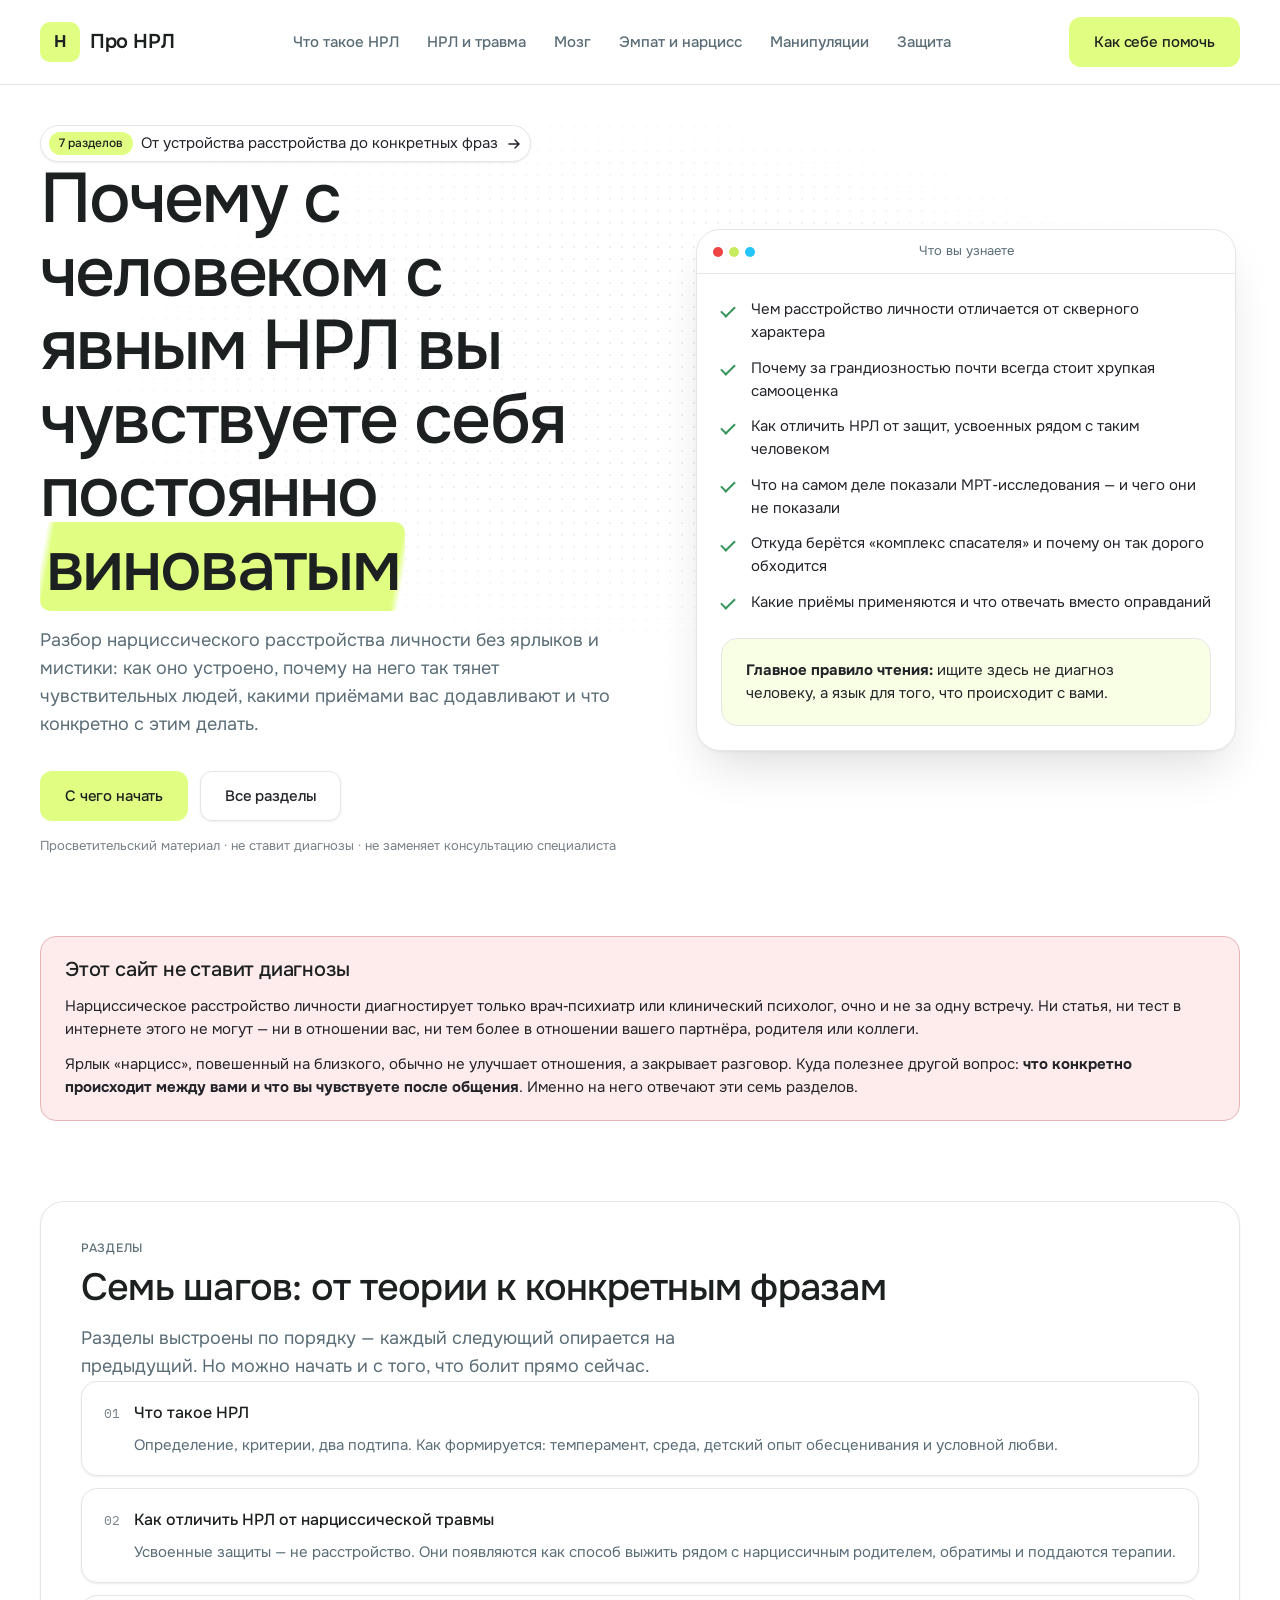
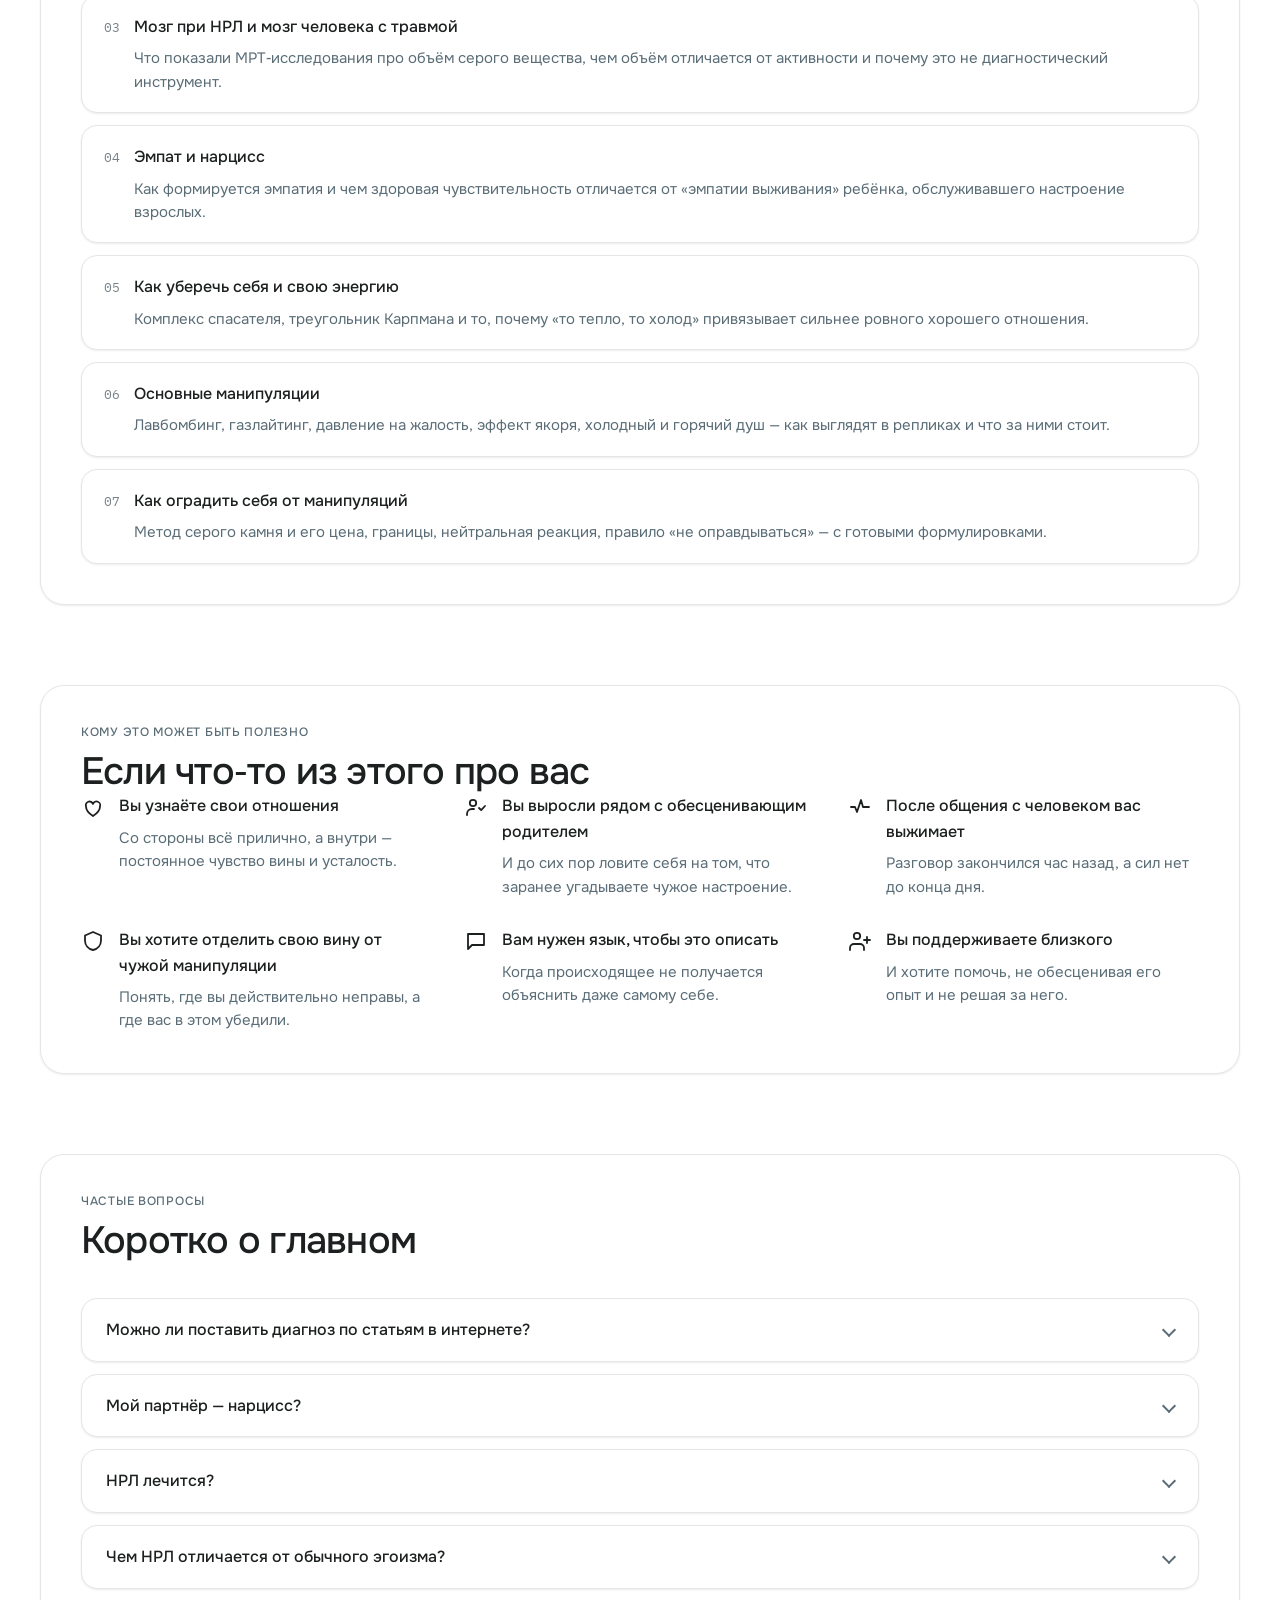
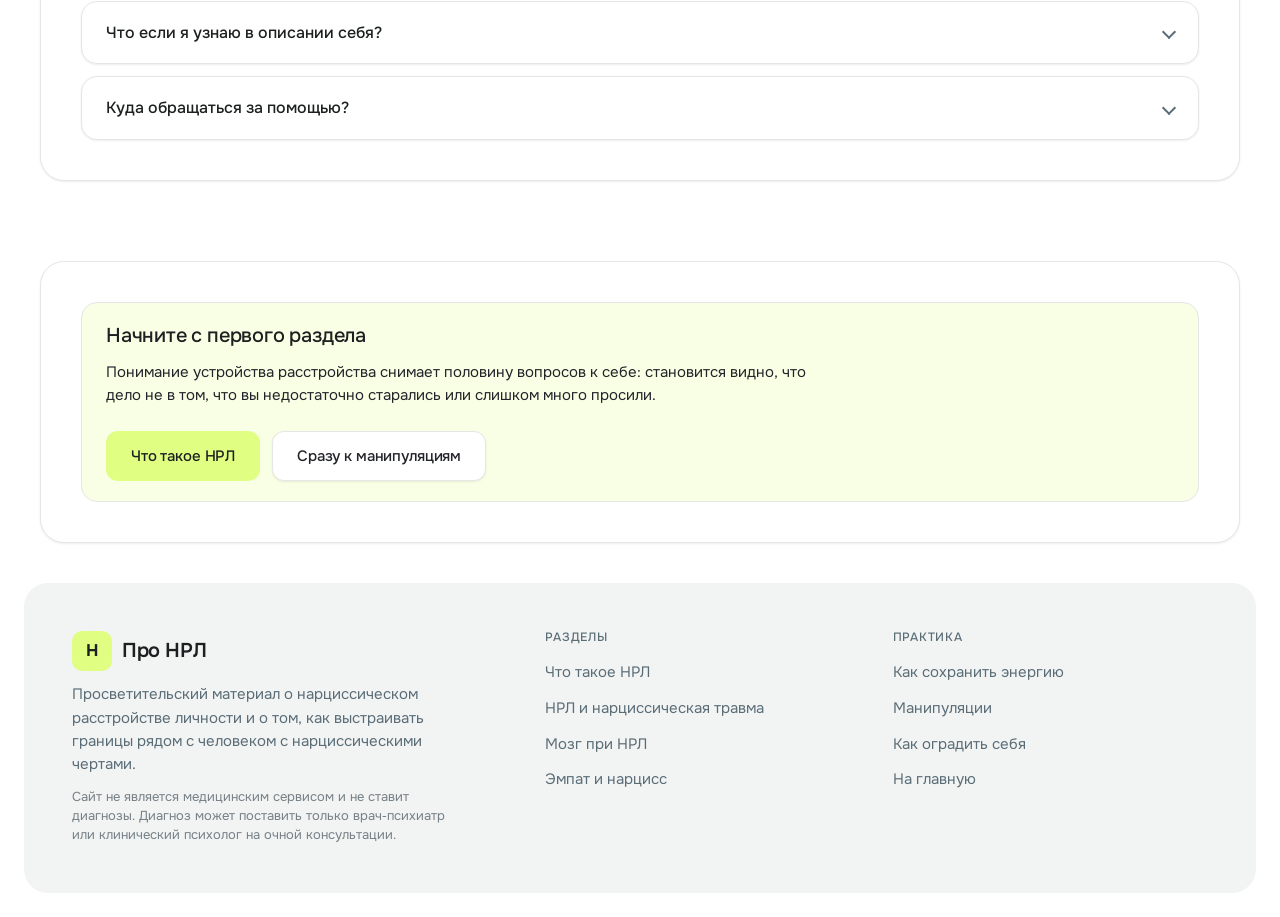
<file: index.html>
<!DOCTYPE html>
<html lang="ru">
<head>
<meta charset="utf-8">
<meta name="viewport" content="width=device-width, initial-scale=1">
<title>Про НРЛ — нарциссическое расстройство личности простым языком</title>
<meta name="description" content="Просветительский материал о нарциссическом расстройстве личности: как оно формируется, чем отличается от усвоенных защит, какие манипуляции применяются и как выстроить границы. Не инструмент диагностики.">
<link rel="icon" href="data:image/svg+xml,<svg xmlns='http://www.w3.org/2000/svg' viewBox='0 0 100 100'><rect width='100' height='100' rx='22' fill='%23e0ff82'/><text y='72' x='50' text-anchor='middle' font-size='58' font-family='sans-serif' font-weight='700' fill='%231d2020'>Н</text></svg>">
<link rel="stylesheet" href="assets/style.css">
</head>
<body>
<a href="#main" class="sr-only">К содержанию</a>

<header class="site-header">
  <div class="bar">
    <a href="index.html" class="brand">
      <span class="brand-mark" aria-hidden="true">Н</span>
      Про НРЛ
    </a>
    <nav class="nav" aria-label="Основная навигация">
      <a href="chto-takoe-nrl.html">Что такое НРЛ</a>
      <a href="nrl-i-travma.html">НРЛ и травма</a>
      <a href="mozg.html">Мозг</a>
      <a href="empat-i-narciss.html">Эмпат и нарцисс</a>
      <a href="manipulyacii.html">Манипуляции</a>
      <a href="zashchita.html">Защита</a>
    </nav>
    <div class="header-actions">
      <button class="menu-toggle" type="button" aria-expanded="false" aria-controls="mobile-nav" onclick="var n=document.getElementById('mobile-nav');var o=n.classList.toggle('open');this.setAttribute('aria-expanded',o)">Меню</button>
      <a href="kak-sohranit-energiyu.html" class="btn btn-primary" style="white-space:nowrap">Как себе помочь</a>
    </div>
  </div>
  <div class="mobile-nav" id="mobile-nav">
    <ul>
      <li><a href="chto-takoe-nrl.html">Что такое НРЛ</a></li>
      <li><a href="nrl-i-travma.html">НРЛ и нарциссическая травма</a></li>
      <li><a href="mozg.html">Мозг при НРЛ</a></li>
      <li><a href="empat-i-narciss.html">Эмпат и нарцисс</a></li>
      <li><a href="kak-sohranit-energiyu.html">Как сохранить энергию</a></li>
      <li><a href="manipulyacii.html">Манипуляции</a></li>
      <li><a href="zashchita.html">Как оградить себя</a></li>
    </ul>
  </div>
</header>

<main id="main">
  <div class="container">

    <section class="section" style="position:relative">
      <div class="dot-grid" style="position:absolute;inset:0 0 auto;height:600px" aria-hidden="true"></div>
      <div class="split" style="position:relative">
        <div>
          <a href="#razdely" class="badge-link">
            <span class="pill">7 разделов</span>
            <span class="small">От устройства расстройства до конкретных фраз</span>
            <svg style="width:16px;height:16px;flex-shrink:0" viewBox="0 0 16 16" fill="none" stroke="currentColor" stroke-width="1.5" stroke-linecap="round" stroke-linejoin="round" aria-hidden="true">
              <path d="M3 8h10M9 4l4 4-4 4" />
            </svg>
          </a>
          <h1 class="display mt-6">Почему с человеком с явным НРЛ вы чувствуете себя постоянно <span class="marker">виноватым</span></h1>
          <p class="lead mt-6" style="max-width:36rem">Разбор нарциссического расстройства личности без ярлыков и мистики: как оно устроено, почему на него так тянет чувствительных людей, какими приёмами вас додавливают и что конкретно с этим делать.</p>
          <div class="mt-8" style="display:flex;flex-wrap:wrap;gap:12px;align-items:center">
            <a href="chto-takoe-nrl.html" class="btn btn-primary">С чего начать</a>
            <a href="#razdely" class="btn btn-secondary">Все разделы</a>
          </div>
          <p class="caption muted-soft mt-4">Просветительский материал · не ставит диагнозы · не заменяет консультацию специалиста</p>
        </div>

        <div style="margin-inline:auto;width:100%;max-width:540px;overflow:hidden;border-radius:24px;border:1px solid var(--line);background:var(--surface);box-shadow:var(--shadow-lift)">
          <div style="position:relative;display:flex;height:44px;align-items:center;border-bottom:1px solid var(--line);padding-inline:16px">
            <div style="display:flex;align-items:center;gap:6px">
              <span style="width:10px;height:10px;border-radius:50%;background:var(--danger)" aria-hidden="true"></span>
              <span style="width:10px;height:10px;border-radius:50%;background:var(--accent-strong)" aria-hidden="true"></span>
              <span style="width:10px;height:10px;border-radius:50%;background:var(--info)" aria-hidden="true"></span>
            </div>
            <span class="caption muted" style="position:absolute;inset-inline:0;text-align:center;pointer-events:none">Что вы узнаете</span>
          </div>
          <div style="padding:24px">
            <ul class="check-list">
              <li class="small">Чем расстройство личности отличается от скверного характера</li>
              <li class="small">Почему за грандиозностью почти всегда стоит хрупкая самооценка</li>
              <li class="small">Как отличить НРЛ от защит, усвоенных рядом с таким человеком</li>
              <li class="small">Что на самом деле показали МРТ‑исследования — и чего они не показали</li>
              <li class="small">Откуда берётся «комплекс спасателя» и почему он так дорого обходится</li>
              <li class="small">Какие приёмы применяются и что отвечать вместо оправданий</li>
            </ul>
            <div class="callout-accent mt-6">
              <p class="small"><strong>Главное правило чтения:</strong> ищите здесь не диагноз человеку, а язык для того, что происходит с вами.</p>
            </div>
          </div>
        </div>
      </div>
    </section>

    <section class="section">
      <div class="callout-warn">
        <h2 class="h3">Этот сайт не ставит диагнозы</h2>
        <p class="small mt-3">Нарциссическое расстройство личности диагностирует только врач‑психиатр или клинический психолог, очно и не за одну встречу. Ни статья, ни тест в интернете этого не могут — ни в отношении вас, ни тем более в отношении вашего партнёра, родителя или коллеги.</p>
        <p class="small mt-3">Ярлык «нарцисс», повешенный на близкого, обычно не улучшает отношения, а закрывает разговор. Куда полезнее другой вопрос: <strong>что конкретно происходит между вами и что вы чувствуете после общения</strong>. Именно на него отвечают эти семь разделов.</p>
      </div>
    </section>

    <section id="razdely" class="section scroll-anchor">
      <div class="card">
        <p class="eyebrow">Разделы</p>
        <h2 class="h2 mt-3">Семь шагов: от теории к конкретным фразам</h2>
        <p class="lead mt-4" style="max-width:44rem">Разделы выстроены по порядку — каждый следующий опирается на предыдущий. Но можно начать и с того, что болит прямо сейчас.</p>
        <ol class="toc mt-9">
          <li><a href="chto-takoe-nrl.html">
            <div>
              <p class="body ink-strong" style="font-weight:500">Что такое НРЛ</p>
              <p class="small muted mt-2">Определение, критерии, два подтипа. Как формируется: темперамент, среда, детский опыт обесценивания и условной любви.</p>
            </div>
          </a></li>
          <li><a href="nrl-i-travma.html">
            <div>
              <p class="body ink-strong" style="font-weight:500">Как отличить НРЛ от нарциссической травмы</p>
              <p class="small muted mt-2">Усвоенные защиты — не расстройство. Они появляются как способ выжить рядом с нарциссичным родителем, обратимы и поддаются терапии.</p>
            </div>
          </a></li>
          <li><a href="mozg.html">
            <div>
              <p class="body ink-strong" style="font-weight:500">Мозг при НРЛ и мозг человека с травмой</p>
              <p class="small muted mt-2">Что показали МРТ‑исследования про объём серого вещества, чем объём отличается от активности и почему это не диагностический инструмент.</p>
            </div>
          </a></li>
          <li><a href="empat-i-narciss.html">
            <div>
              <p class="body ink-strong" style="font-weight:500">Эмпат и нарцисс</p>
              <p class="small muted mt-2">Как формируется эмпатия и чем здоровая чувствительность отличается от «эмпатии выживания» ребёнка, обслуживавшего настроение взрослых.</p>
            </div>
          </a></li>
          <li><a href="kak-sohranit-energiyu.html">
            <div>
              <p class="body ink-strong" style="font-weight:500">Как уберечь себя и свою энергию</p>
              <p class="small muted mt-2">Комплекс спасателя, треугольник Карпмана и то, почему «то тепло, то холод» привязывает сильнее ровного хорошего отношения.</p>
            </div>
          </a></li>
          <li><a href="manipulyacii.html">
            <div>
              <p class="body ink-strong" style="font-weight:500">Основные манипуляции</p>
              <p class="small muted mt-2">Лавбомбинг, газлайтинг, давление на жалость, эффект якоря, холодный и горячий душ — как выглядят в репликах и что за ними стоит.</p>
            </div>
          </a></li>
          <li><a href="zashchita.html">
            <div>
              <p class="body ink-strong" style="font-weight:500">Как оградить себя от манипуляций</p>
              <p class="small muted mt-2">Метод серого камня и его цена, границы, нейтральная реакция, правило «не оправдываться» — с готовыми формулировками.</p>
            </div>
          </a></li>
        </ol>
      </div>
    </section>

    <section class="section">
      <div class="card">
        <p class="eyebrow">Кому это может быть полезно</p>
        <h2 class="h2 mt-3">Если что‑то из этого про вас</h2>
        <ul class="feature-list cols-3 mt-9">
          <li>
            <svg viewBox="0 0 24 24" fill="none" stroke="currentColor" stroke-width="1.8" stroke-linecap="round" stroke-linejoin="round" aria-hidden="true"><path d="M12 21s-7-4.4-7-9.5A3.5 3.5 0 0 1 12 9a3.5 3.5 0 0 1 7 2.5C19 16.6 12 21 12 21Z"/></svg>
            <div>
              <p class="body ink-strong" style="font-weight:500">Вы узнаёте свои отношения</p>
              <p class="small muted mt-2">Со стороны всё прилично, а внутри — постоянное чувство вины и усталость.</p>
            </div>
          </li>
          <li>
            <svg viewBox="0 0 24 24" fill="none" stroke="currentColor" stroke-width="1.8" stroke-linecap="round" stroke-linejoin="round" aria-hidden="true"><path d="M3 20v-1a5 5 0 0 1 5-5h2"/><circle cx="9" cy="8" r="3.2"/><path d="M15 13l2.2 2.2L21 11"/></svg>
            <div>
              <p class="body ink-strong" style="font-weight:500">Вы выросли рядом с обесценивающим родителем</p>
              <p class="small muted mt-2">И до сих пор ловите себя на том, что заранее угадываете чужое настроение.</p>
            </div>
          </li>
          <li>
            <svg viewBox="0 0 24 24" fill="none" stroke="currentColor" stroke-width="1.8" stroke-linecap="round" stroke-linejoin="round" aria-hidden="true"><path d="M3 12h4l2 5 4-12 2 7h6"/></svg>
            <div>
              <p class="body ink-strong" style="font-weight:500">После общения с человеком вас выжимает</p>
              <p class="small muted mt-2">Разговор закончился час назад, а сил нет до конца дня.</p>
            </div>
          </li>
          <li>
            <svg viewBox="0 0 24 24" fill="none" stroke="currentColor" stroke-width="1.8" stroke-linecap="round" stroke-linejoin="round" aria-hidden="true"><path d="M12 3 4 6.5v5c0 4.6 3.3 8.4 8 9.5 4.7-1.1 8-4.9 8-9.5v-5L12 3Z"/></svg>
            <div>
              <p class="body ink-strong" style="font-weight:500">Вы хотите отделить свою вину от чужой манипуляции</p>
              <p class="small muted mt-2">Понять, где вы действительно неправы, а где вас в этом убедили.</p>
            </div>
          </li>
          <li>
            <svg viewBox="0 0 24 24" fill="none" stroke="currentColor" stroke-width="1.8" stroke-linecap="round" stroke-linejoin="round" aria-hidden="true"><path d="M4 5h16v11H8l-4 4V5Z"/></svg>
            <div>
              <p class="body ink-strong" style="font-weight:500">Вам нужен язык, чтобы это описать</p>
              <p class="small muted mt-2">Когда происходящее не получается объяснить даже самому себе.</p>
            </div>
          </li>
          <li>
            <svg viewBox="0 0 24 24" fill="none" stroke="currentColor" stroke-width="1.8" stroke-linecap="round" stroke-linejoin="round" aria-hidden="true"><path d="M16 21v-2a4 4 0 0 0-4-4H6a4 4 0 0 0-4 4v2"/><circle cx="9" cy="7" r="3.2"/><path d="M19 8v6M22 11h-6"/></svg>
            <div>
              <p class="body ink-strong" style="font-weight:500">Вы поддерживаете близкого</p>
              <p class="small muted mt-2">И хотите помочь, не обесценивая его опыт и не решая за него.</p>
            </div>
          </li>
        </ul>
      </div>
    </section>

    <section class="section">
      <div class="card">
        <p class="eyebrow">Частые вопросы</p>
        <h2 class="h2 mt-3">Коротко о главном</h2>
        <div class="faq mt-9">
          <details>
            <summary>Можно ли поставить диагноз по статьям в интернете?</summary>
            <div class="faq-body">Нет. Расстройство личности — это устойчивый паттерн, который проявляется годами, в разных сферах жизни и приводит к заметным страданиям или нарушению функционирования. Оценить это можно только очно, в динамике, с учётом истории жизни и исключения других состояний. Совпадение с описанием на сайте не означает ни диагноза, ни его отсутствия.</div>
          </details>
          <details>
            <summary>Мой партнёр — нарцисс?</summary>
            <div class="faq-body">На этот вопрос сайт отвечать не будет, и это осознанно. Гораздо продуктивнее другой: комфортно ли вам в этих отношениях, можете ли вы там злиться, ошибаться и не соглашаться — и что происходит, когда вы пробуете. Ответ на него доступен вам прямо сейчас, а на первый — нет.</div>
          </details>
          <details>
            <summary>НРЛ лечится?</summary>
            <div class="faq-body">Специфического препарата не существует, но психотерапия помогает: снижается импульсивность, растёт способность выдерживать критику и замечать чувства других. Главная сложность в том, что человек редко приходит за помощью из‑за самой грандиозности — обычно поводом становится депрессия, разрыв или профессиональный провал. Изменения возможны, но требуют долгой работы и собственного желания.</div>
          </details>
          <details>
            <summary>Чем НРЛ отличается от обычного эгоизма?</summary>
            <div class="faq-body">Масштабом и устойчивостью. Эгоистично повести себя может любой в трудный период. При расстройстве личности речь идёт о постоянном способе обходиться с собой и другими: он не меняется от ситуации к ситуации, воспроизводится в разных отношениях и сохраняется годами.</div>
          </details>
          <details>
            <summary>Что если я узнаю в описании себя?</summary>
            <div class="faq-body">Сама по себе эта тревога — хороший признак: людям с выраженным расстройством такое беспокойство обычно несвойственно. Нарциссические черты в той или иной степени есть у всех, и заметить их у себя — не приговор, а точка, с которой можно начать разговор со специалистом.</div>
          </details>
          <details>
            <summary>Куда обращаться за помощью?</summary>
            <div class="faq-body">К клиническому психологу или психотерапевту — очно или онлайн. Если речь идёт о переживании абьюза, ищите специалиста с опытом работы с травмой и насилием в отношениях. Если есть угрозы, преследование или физическое насилие — это уже не про границы, а про безопасность: нужна помощь извне, вплоть до полиции и кризисных центров.</div>
          </details>
        </div>
      </div>
    </section>

    <section class="section">
      <div class="card">
        <div class="callout-accent">
          <h2 class="h3">Начните с первого раздела</h2>
          <p class="small mt-3" style="max-width:44rem">Понимание устройства расстройства снимает половину вопросов к себе: становится видно, что дело не в том, что вы недостаточно старались или слишком много просили.</p>
          <div class="mt-6" style="display:flex;flex-wrap:wrap;gap:12px">
            <a href="chto-takoe-nrl.html" class="btn btn-primary">Что такое НРЛ</a>
            <a href="manipulyacii.html" class="btn btn-secondary">Сразу к манипуляциям</a>
          </div>
        </div>
      </div>
    </section>

  </div>
</main>

<footer class="site-footer">
  <div class="inner">
    <div class="footer-grid">
      <div style="max-width:24rem">
        <div class="brand"><span class="brand-mark" aria-hidden="true">Н</span> Про НРЛ</div>
        <p class="small muted mt-3">Просветительский материал о нарциссическом расстройстве личности и о том, как выстраивать границы рядом с человеком с нарциссическими чертами.</p>
        <p class="caption muted-soft mt-3">Сайт не является медицинским сервисом и не ставит диагнозы. Диагноз может поставить только врач‑психиатр или клинический психолог на очной консультации.</p>
      </div>
      <nav aria-label="Разделы">
        <h3 class="eyebrow">Разделы</h3>
        <ul>
          <li><a href="chto-takoe-nrl.html">Что такое НРЛ</a></li>
          <li><a href="nrl-i-travma.html">НРЛ и нарциссическая травма</a></li>
          <li><a href="mozg.html">Мозг при НРЛ</a></li>
          <li><a href="empat-i-narciss.html">Эмпат и нарцисс</a></li>
        </ul>
      </nav>
      <nav aria-label="Практика">
        <h3 class="eyebrow">Практика</h3>
        <ul>
          <li><a href="kak-sohranit-energiyu.html">Как сохранить энергию</a></li>
          <li><a href="manipulyacii.html">Манипуляции</a></li>
          <li><a href="zashchita.html">Как оградить себя</a></li>
          <li><a href="index.html">На главную</a></li>
        </ul>
      </nav>
    </div>
  </div>
</footer>
</body>
</html>
</file>
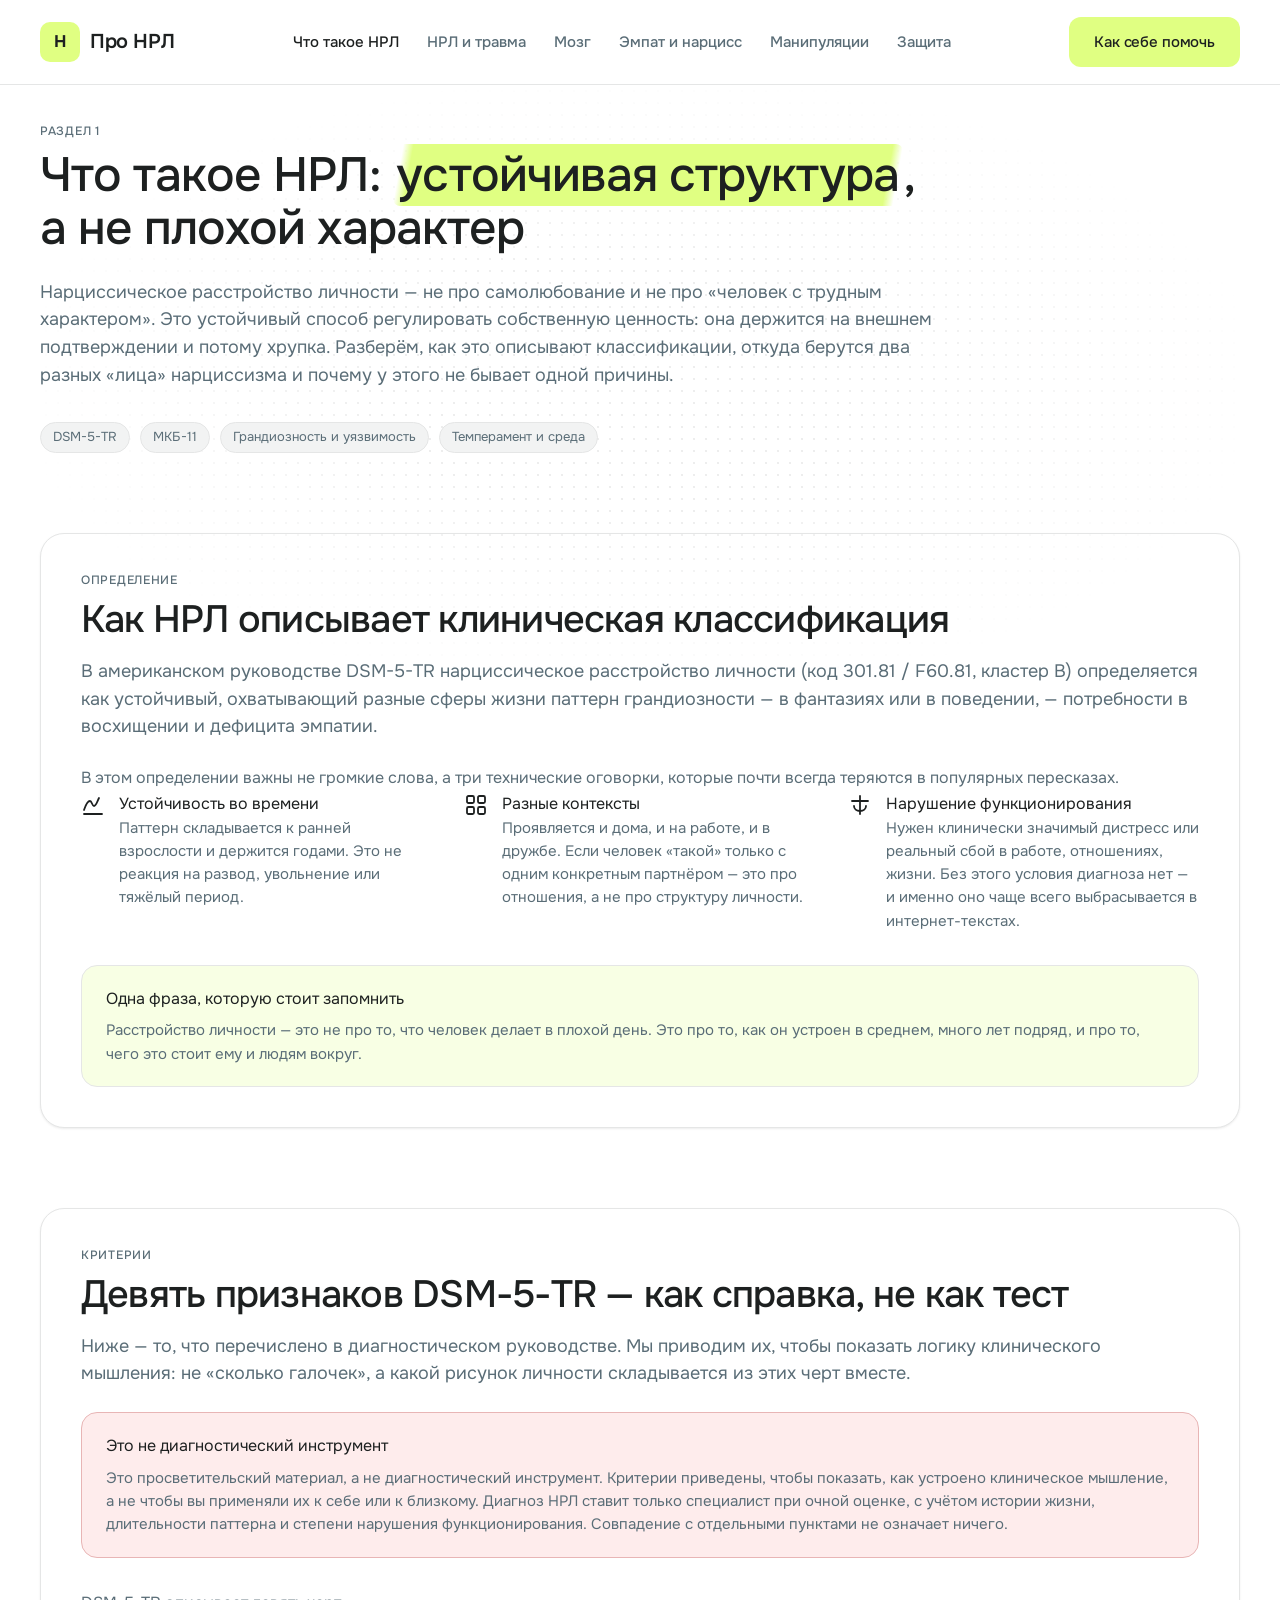
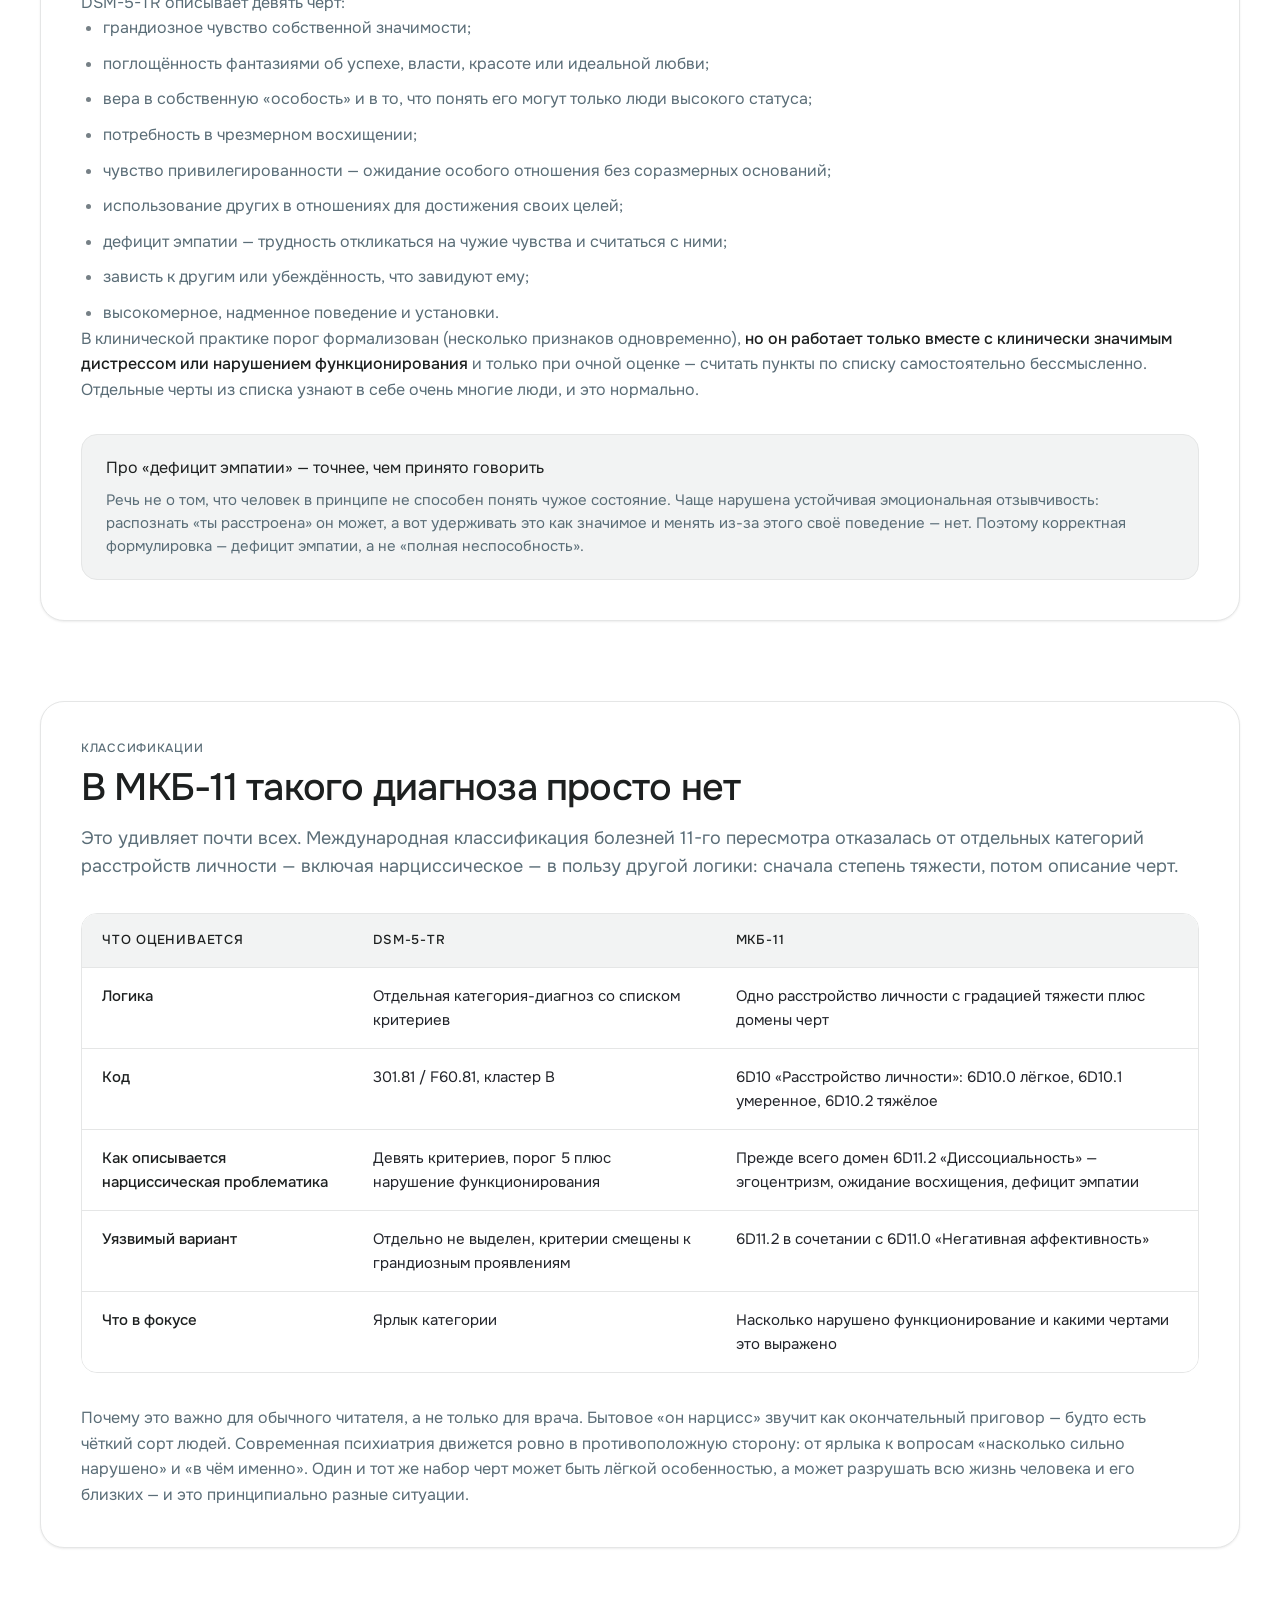
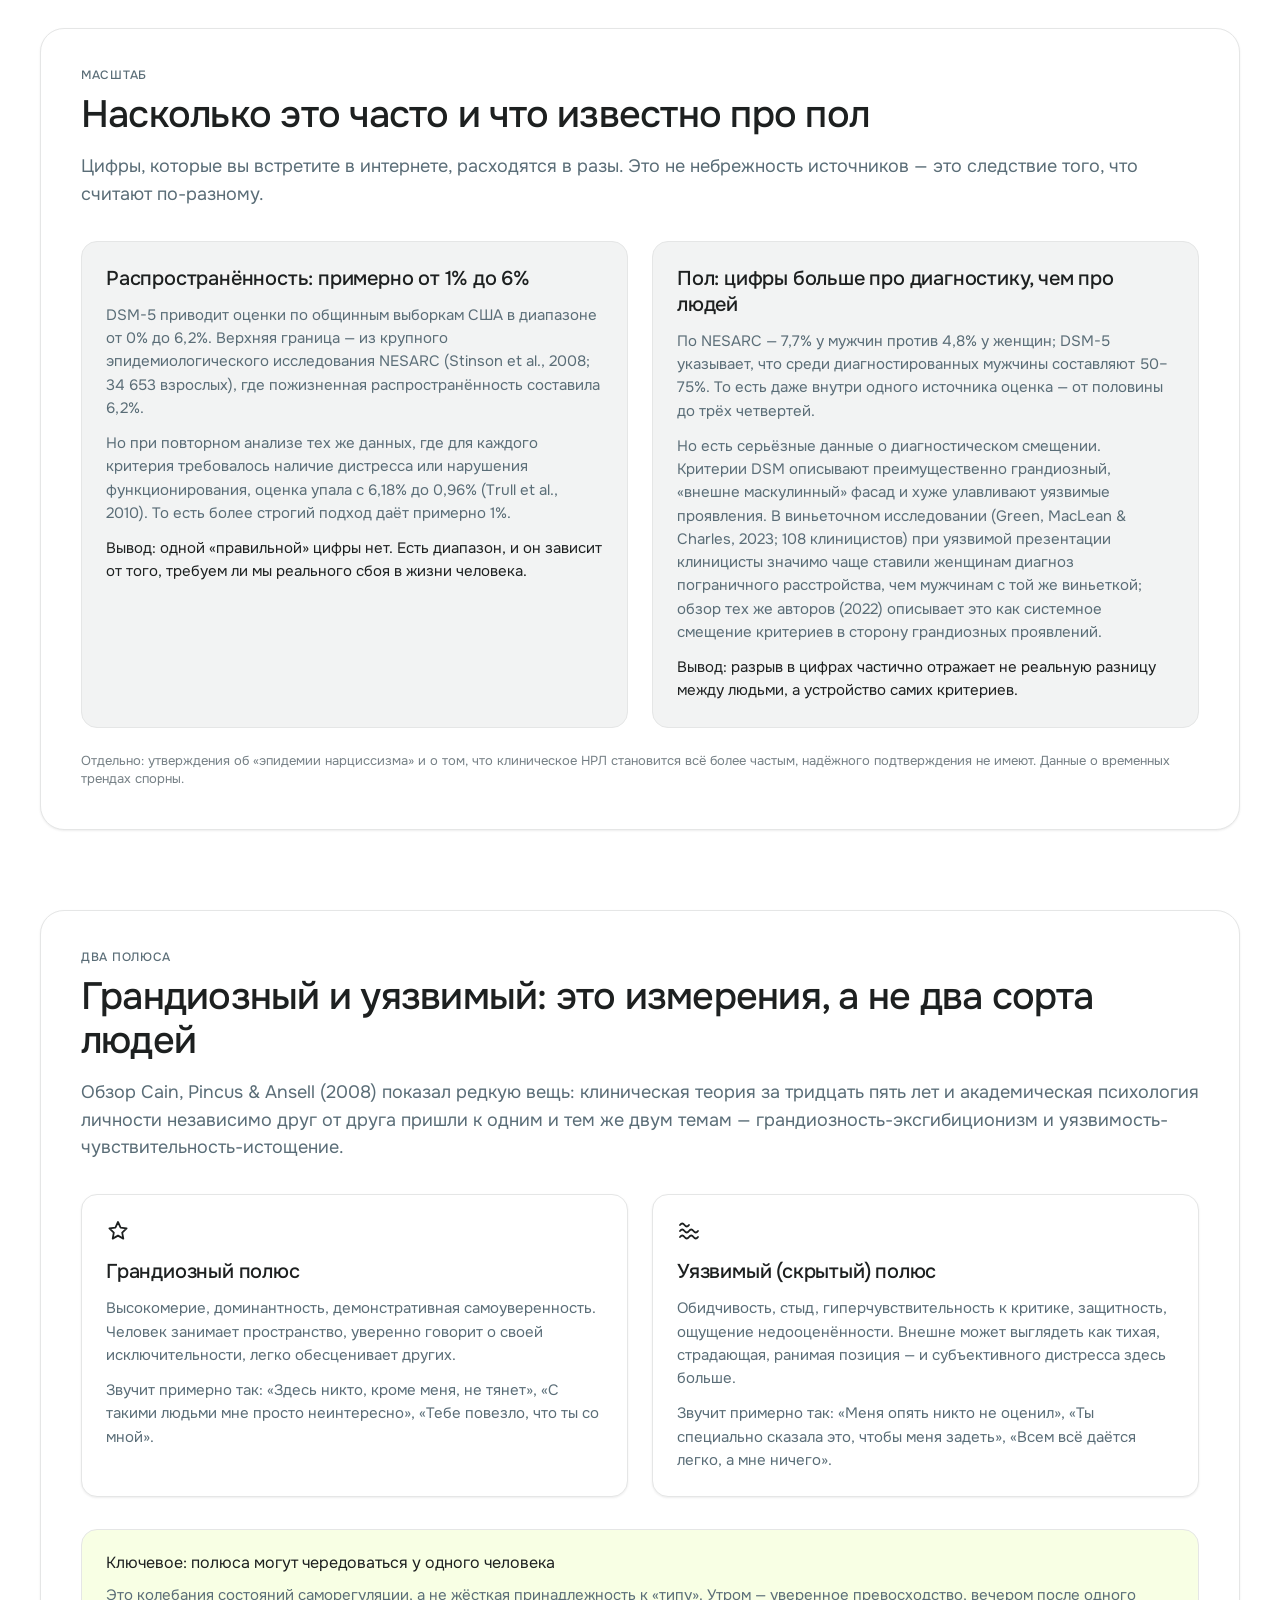
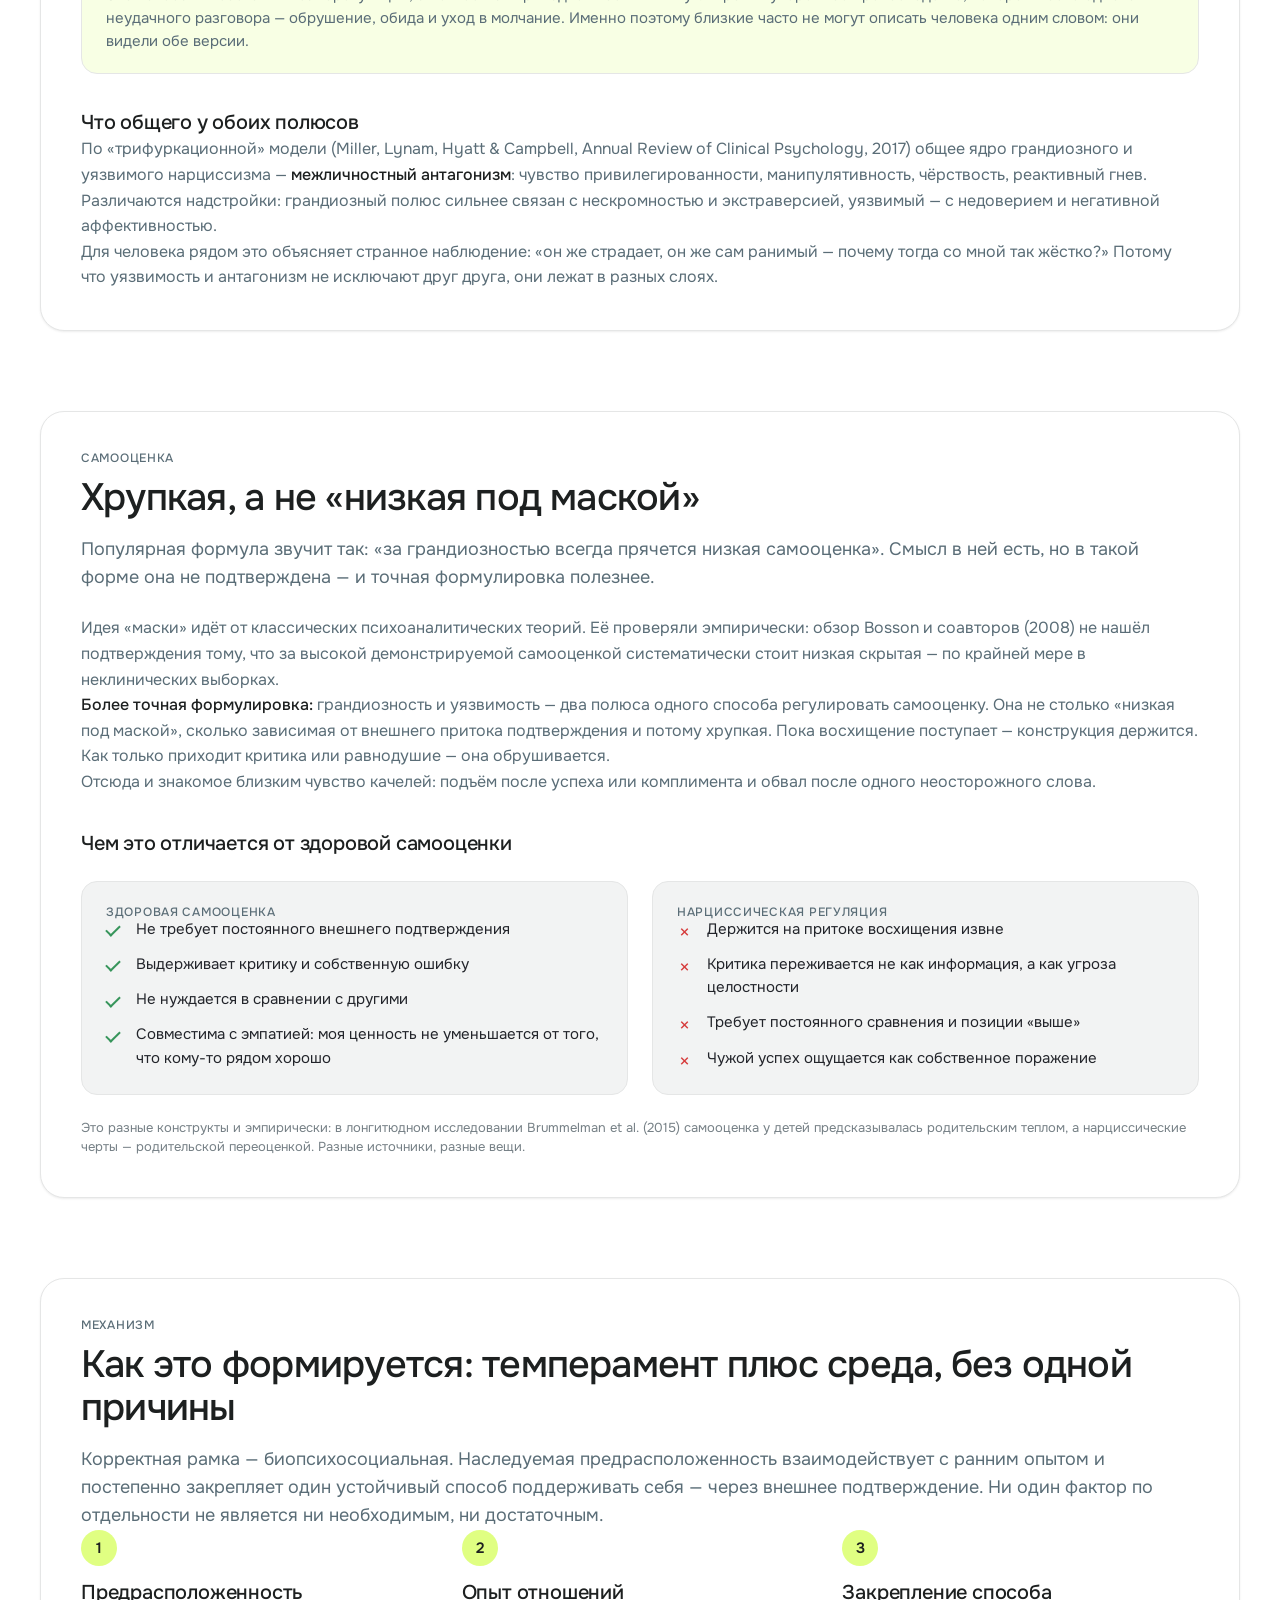
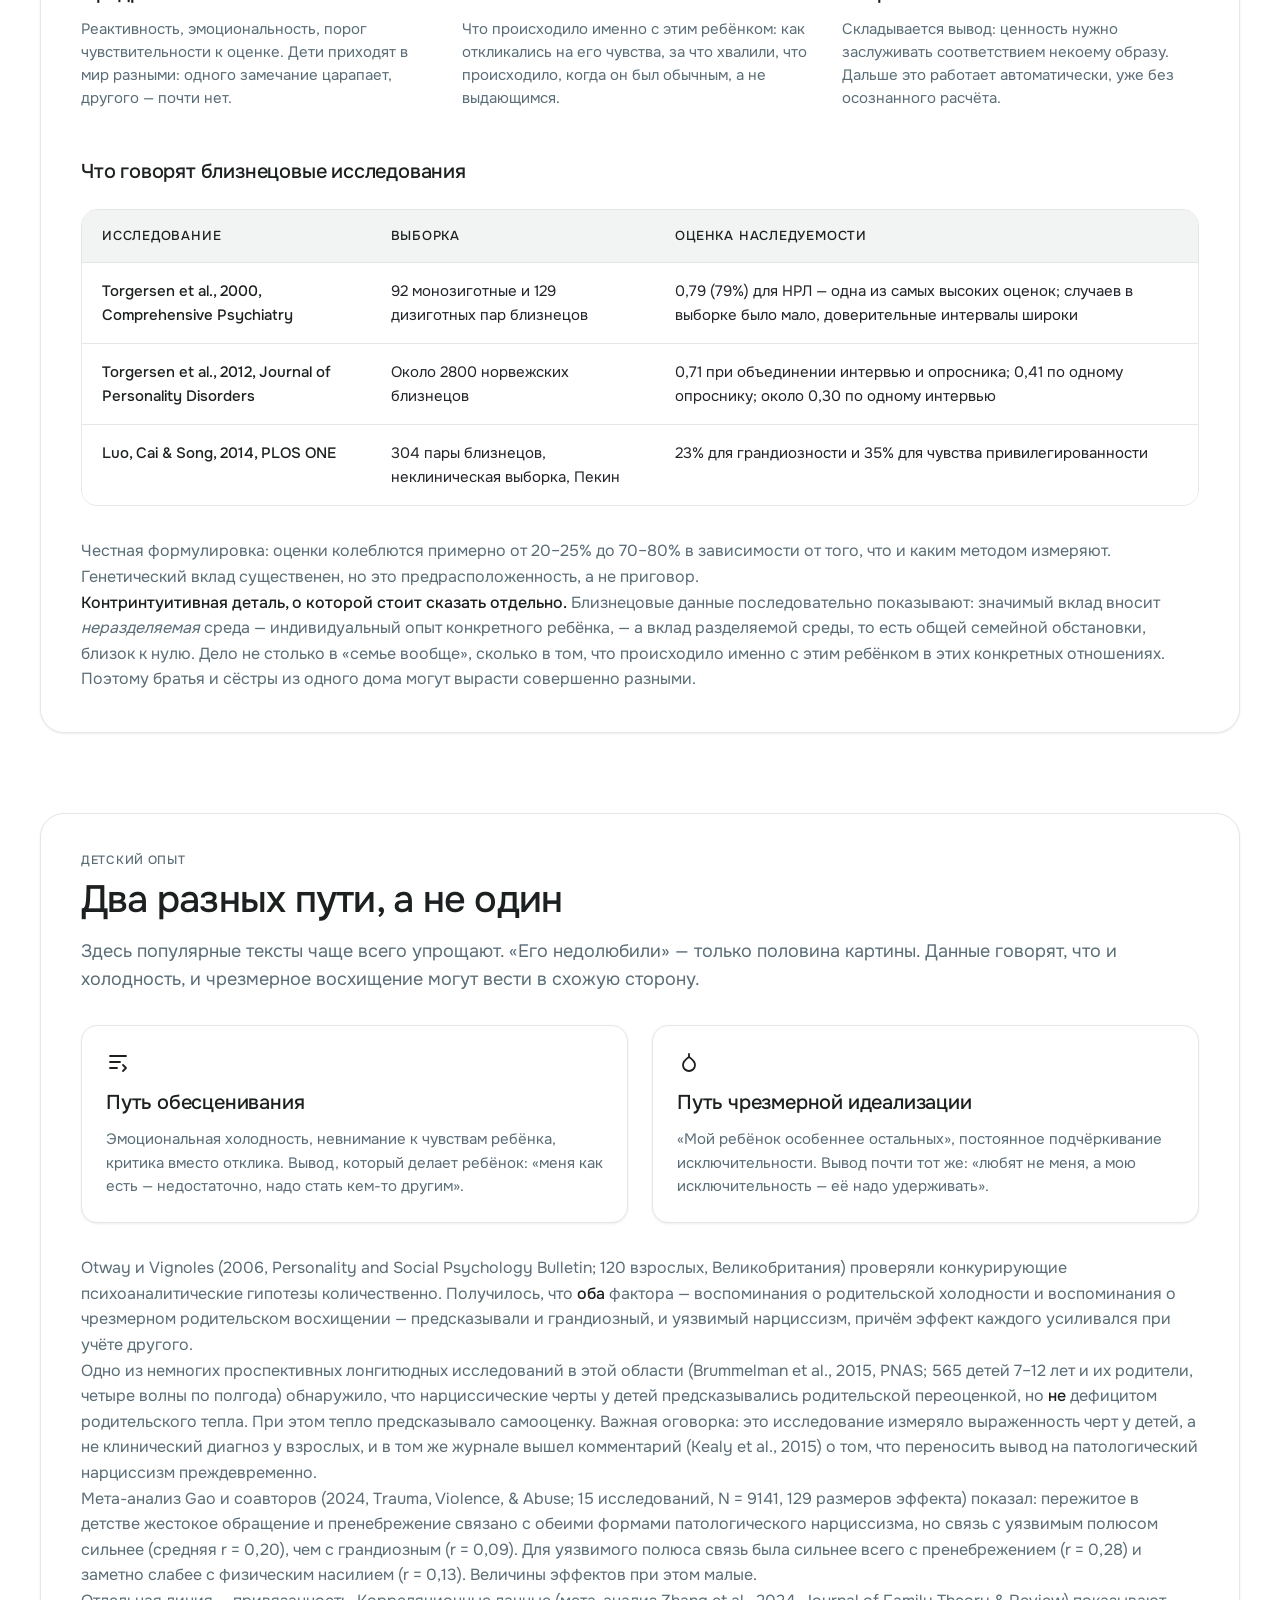
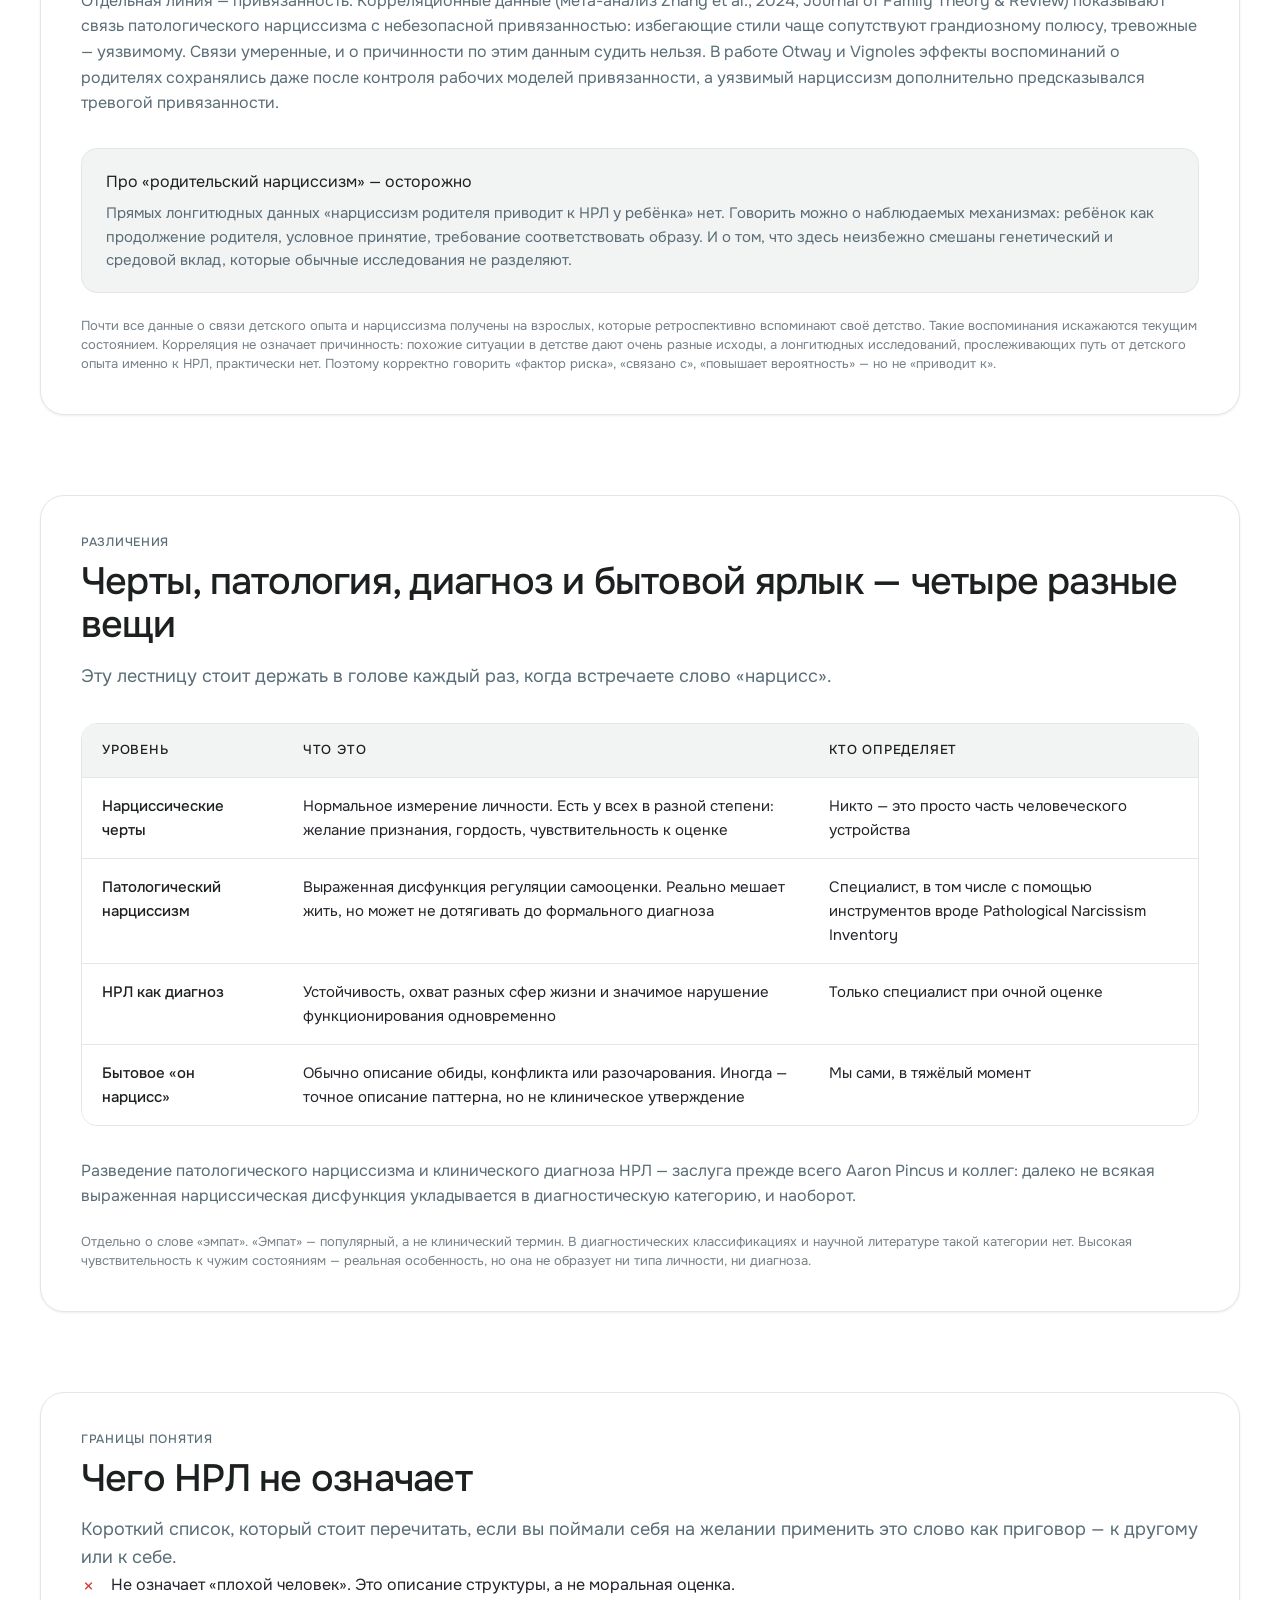
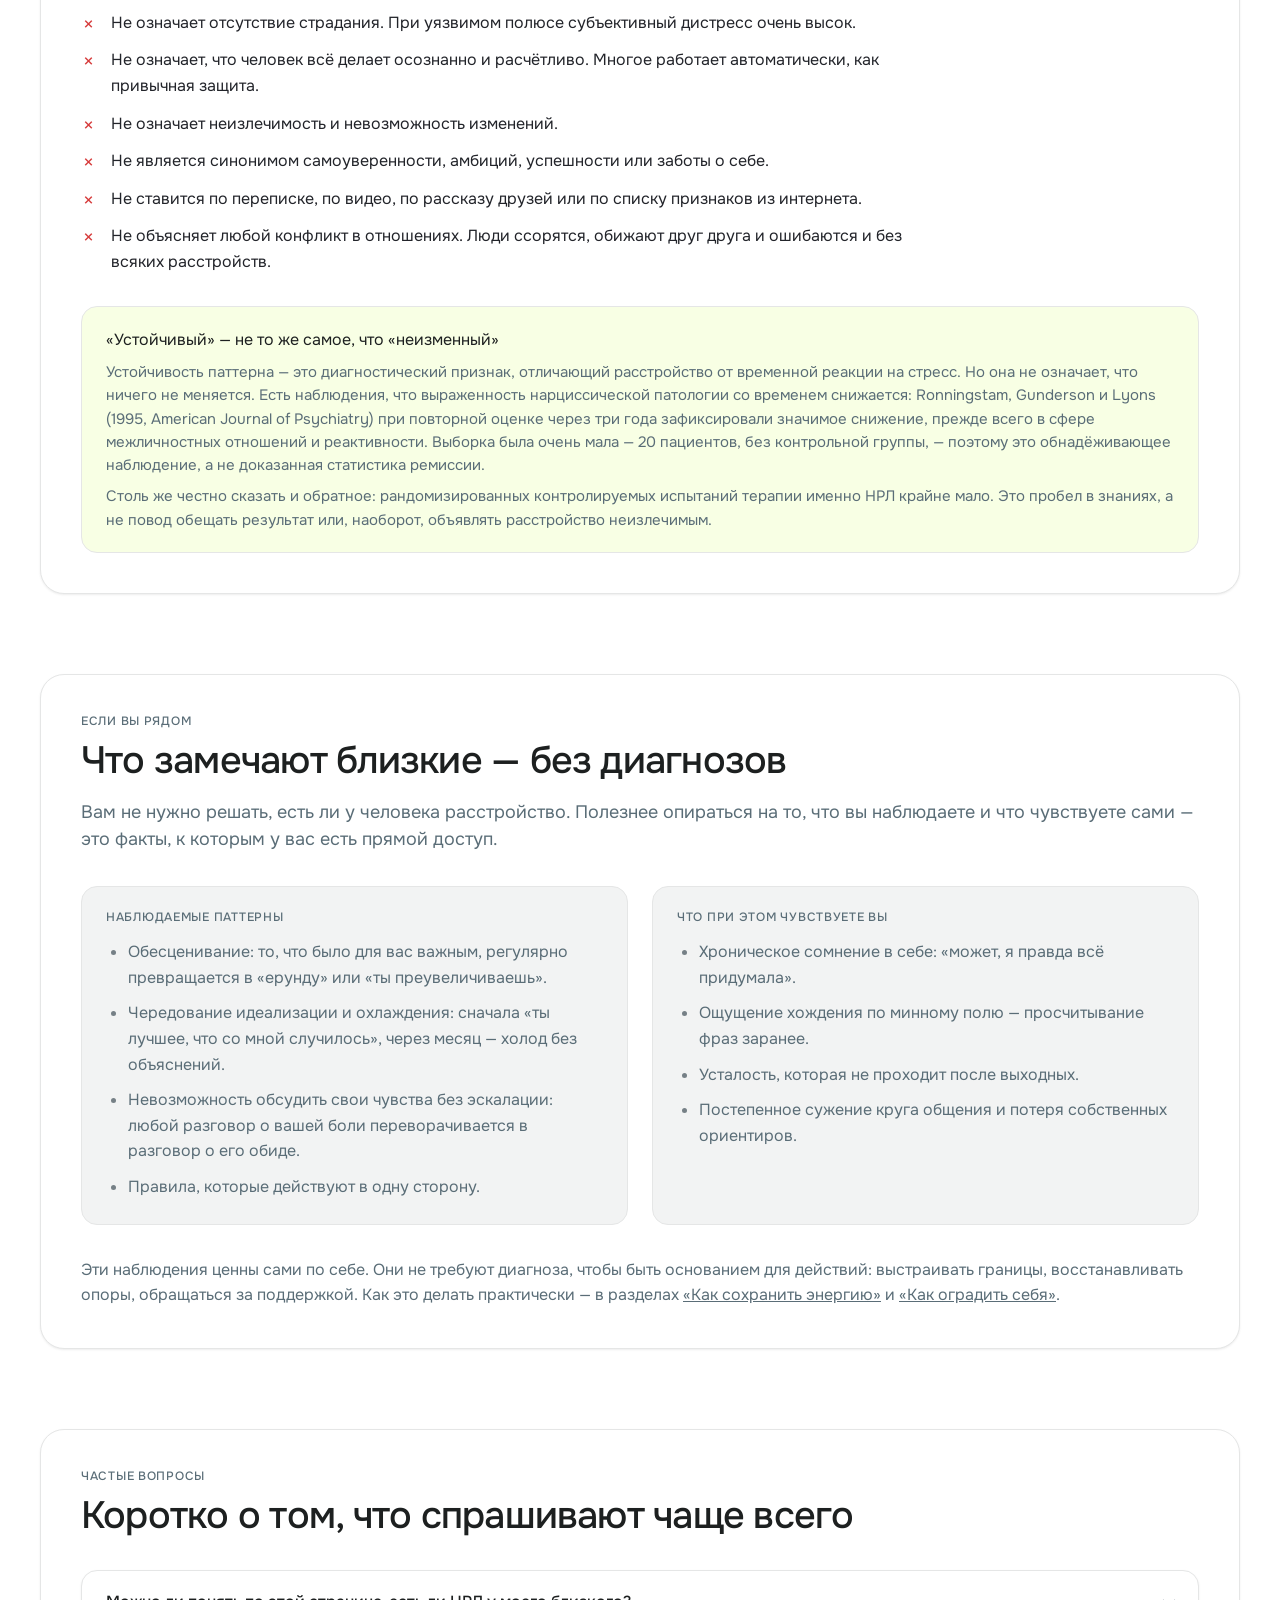
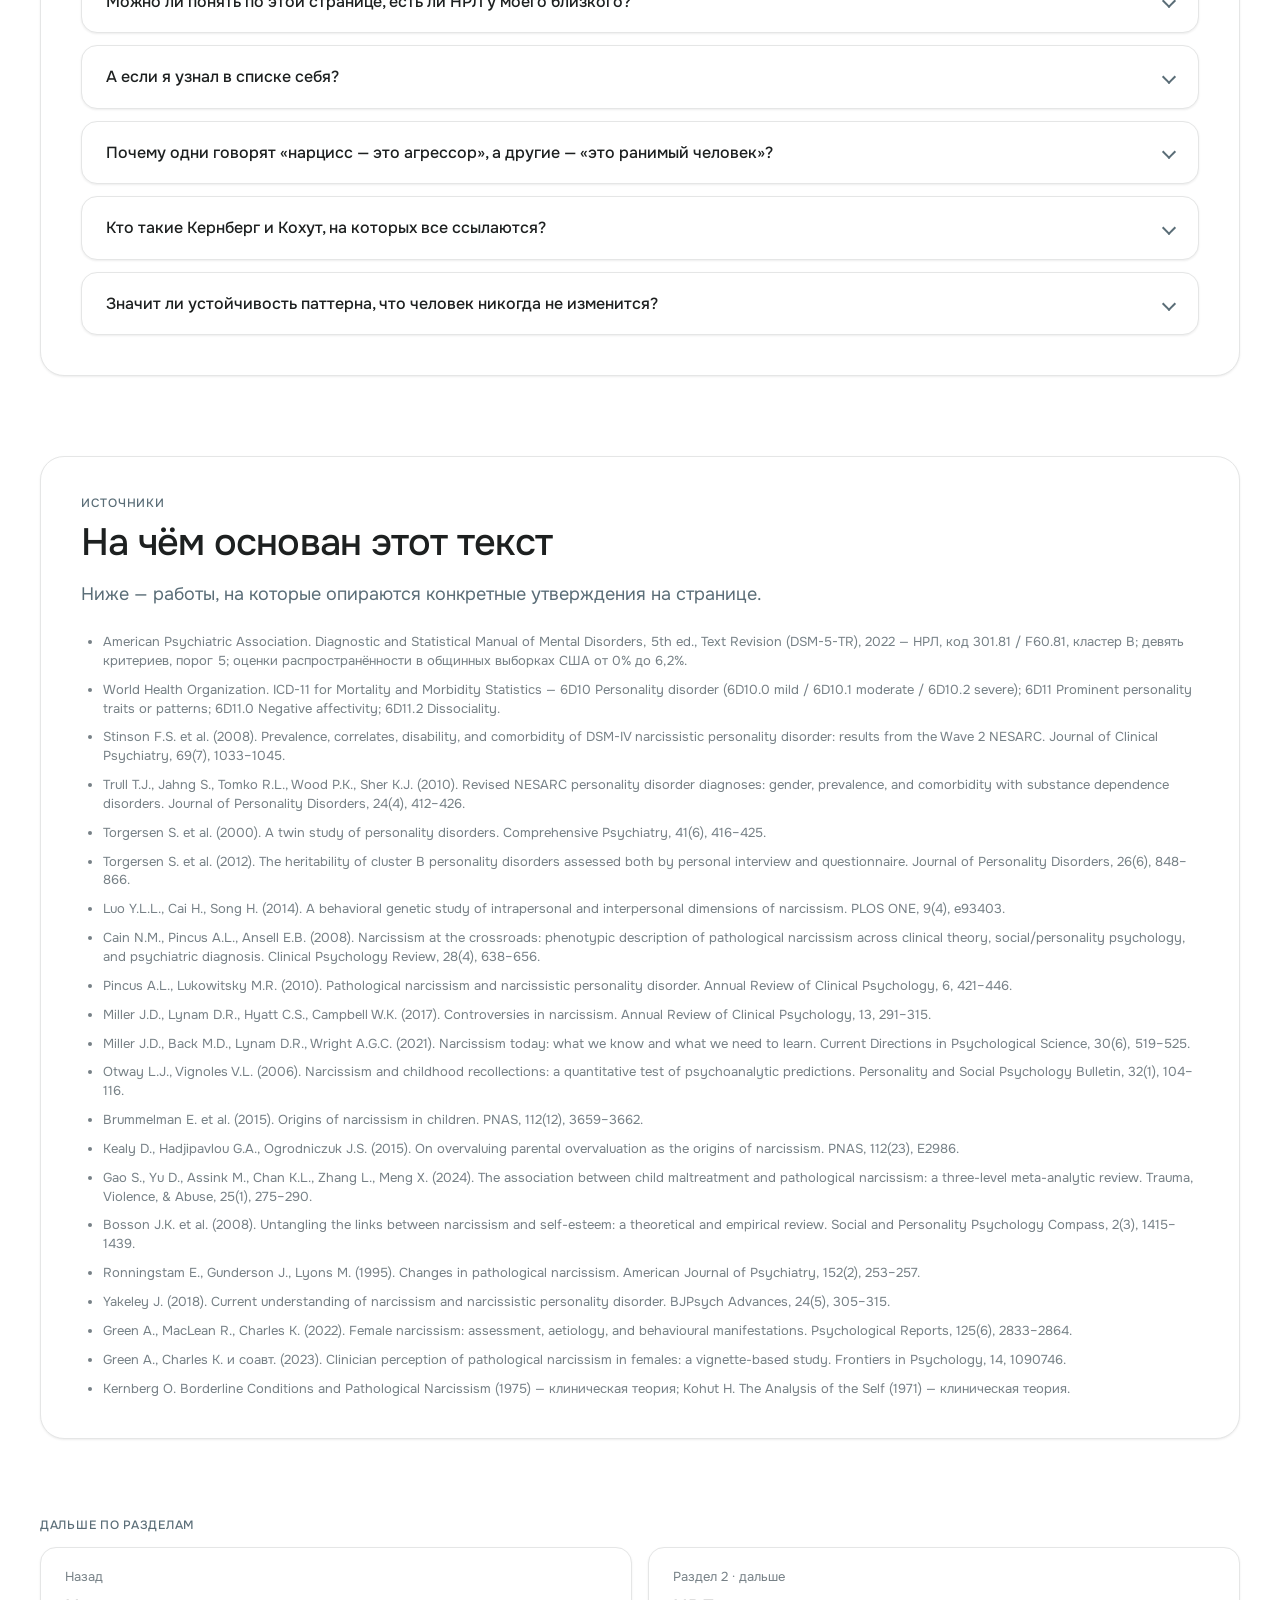
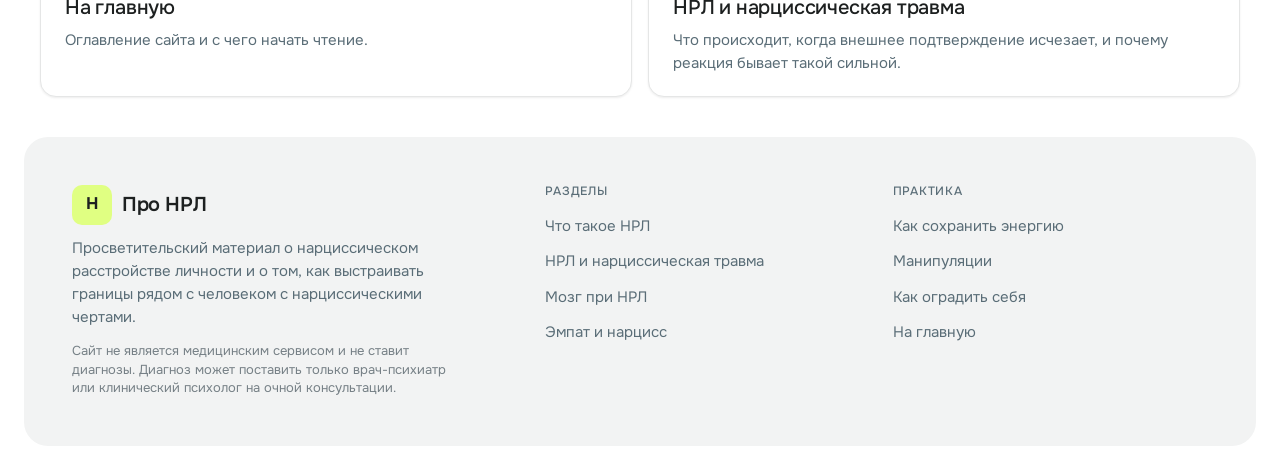
<file: chto-takoe-nrl.html>
<!DOCTYPE html>
<html lang="ru">
<head>
<meta charset="utf-8">
<meta name="viewport" content="width=device-width, initial-scale=1">
<title>Что такое НРЛ — Про НРЛ</title>
<meta name="description" content="Нарциссическое расстройство личности простыми словами: определение по DSM-5-TR, как устроена МКБ-11, два полюса — грандиозный и уязвимый, как формируется, факторы детства и чего НРЛ не означает.">
<link rel="icon" href="data:image/svg+xml,<svg xmlns='http://www.w3.org/2000/svg' viewBox='0 0 100 100'><rect width='100' height='100' rx='22' fill='%23e0ff82'/><text y='72' x='50' text-anchor='middle' font-size='58' font-family='sans-serif' font-weight='700' fill='%231d2020'>Н</text></svg>">
<link rel="stylesheet" href="assets/style.css">
</head>
<body>
<a href="#main" class="sr-only">К содержанию</a>

<header class="site-header">
  <div class="bar">
    <a href="index.html" class="brand">
      <span class="brand-mark" aria-hidden="true">Н</span>
      Про НРЛ
    </a>
    <nav class="nav" aria-label="Основная навигация">
      <a href="chto-takoe-nrl.html" aria-current="page">Что такое НРЛ</a>
      <a href="index.html">НРЛ и травма</a>
      <a href="mozg.html">Мозг</a>
      <a href="empat-i-narciss.html">Эмпат и нарцисс</a>
      <a href="manipulyacii.html">Манипуляции</a>
      <a href="zashchita.html">Защита</a>
    </nav>
    <div class="header-actions">
      <button class="menu-toggle" type="button" aria-expanded="false" aria-controls="mobile-nav" onclick="var n=document.getElementById('mobile-nav');var o=n.classList.toggle('open');this.setAttribute('aria-expanded',o)">Меню</button>
      <a href="kak-sohranit-energiyu.html" class="btn btn-primary" style="white-space:nowrap">Как себе помочь</a>
    </div>
  </div>
  <div class="mobile-nav" id="mobile-nav">
    <ul>
      <li><a href="chto-takoe-nrl.html" aria-current="page">Что такое НРЛ</a></li>
      <li><a href="index.html">НРЛ и нарциссическая травма</a></li>
      <li><a href="mozg.html">Мозг при НРЛ</a></li>
      <li><a href="empat-i-narciss.html">Эмпат и нарцисс</a></li>
      <li><a href="kak-sohranit-energiyu.html">Как сохранить энергию</a></li>
      <li><a href="manipulyacii.html">Манипуляции</a></li>
      <li><a href="zashchita.html">Как оградить себя</a></li>
    </ul>
  </div>
</header>

<main id="main">
  <div class="container">

    <section class="section" style="position:relative">
      <div class="dot-grid" style="position:absolute;inset:0 0 auto;height:600px" aria-hidden="true"></div>
      <div style="position:relative;max-width:56rem">
        <p class="eyebrow">Раздел 1</p>
        <h1 class="h1 mt-3">Что такое НРЛ: <span class="marker">устойчивая структура</span>, а не плохой характер</h1>
        <p class="lead mt-6">Нарциссическое расстройство личности — не про самолюбование и не про «человек с трудным характером». Это устойчивый способ регулировать собственную ценность: она держится на внешнем подтверждении и потому хрупка. Разберём, как это описывают классификации, откуда берутся два разных «лица» нарциссизма и почему у этого не бывает одной причины.</p>
        <div class="mt-8" style="display:flex;flex-wrap:wrap;gap:10px">
          <span class="tag">DSM-5-TR</span>
          <span class="tag">МКБ-11</span>
          <span class="tag">Грандиозность и уязвимость</span>
          <span class="tag">Темперамент и среда</span>
        </div>
      </div>
    </section>

    <section class="section">
      <div class="card">
        <p class="eyebrow">Определение</p>
        <h2 class="h2 mt-3">Как НРЛ описывает клиническая классификация</h2>
        <p class="lead mt-4">В американском руководстве DSM-5-TR нарциссическое расстройство личности (код 301.81 / F60.81, кластер B) определяется как устойчивый, охватывающий разные сферы жизни паттерн грандиозности — в фантазиях или в поведении, — потребности в восхищении и дефицита эмпатии.</p>

        <div class="prose mt-6">
          <p>В этом определении важны не громкие слова, а три технические оговорки, которые почти всегда теряются в популярных пересказах.</p>
        </div>

        <ul class="feature-list cols-3 mt-8">
          <li>
            <svg viewBox="0 0 24 24" fill="none" stroke="currentColor" stroke-width="1.8" stroke-linecap="round" stroke-linejoin="round" aria-hidden="true"><path d="M3 17c2-6 4-9 6-9s2 5 4 5 3-4 5-8"/><path d="M3 21h18"/></svg>
            <div>
              <p class="body ink-strong">Устойчивость во времени</p>
              <p class="small muted">Паттерн складывается к ранней взрослости и держится годами. Это не реакция на развод, увольнение или тяжёлый период.</p>
            </div>
          </li>
          <li>
            <svg viewBox="0 0 24 24" fill="none" stroke="currentColor" stroke-width="1.8" stroke-linecap="round" stroke-linejoin="round" aria-hidden="true"><rect x="3" y="3" width="7" height="7" rx="1.5"/><rect x="14" y="3" width="7" height="7" rx="1.5"/><rect x="3" y="14" width="7" height="7" rx="1.5"/><rect x="14" y="14" width="7" height="7" rx="1.5"/></svg>
            <div>
              <p class="body ink-strong">Разные контексты</p>
              <p class="small muted">Проявляется и дома, и на работе, и в дружбе. Если человек «такой» только с одним конкретным партнёром — это про отношения, а не про структуру личности.</p>
            </div>
          </li>
          <li>
            <svg viewBox="0 0 24 24" fill="none" stroke="currentColor" stroke-width="1.8" stroke-linecap="round" stroke-linejoin="round" aria-hidden="true"><path d="M12 3v18"/><path d="M4 8h16"/><path d="M6 13c0 3 2.5 5 6 5s6-2 6-5"/></svg>
            <div>
              <p class="body ink-strong">Нарушение функционирования</p>
              <p class="small muted">Нужен клинически значимый дистресс или реальный сбой в работе, отношениях, жизни. Без этого условия диагноза нет — и именно оно чаще всего выбрасывается в интернет-текстах.</p>
            </div>
          </li>
        </ul>

        <div class="callout-accent mt-8">
          <p class="body ink-strong">Одна фраза, которую стоит запомнить</p>
          <p class="small muted mt-2">Расстройство личности — это не про то, что человек делает в плохой день. Это про то, как он устроен в среднем, много лет подряд, и про то, чего это стоит ему и людям вокруг.</p>
        </div>
      </div>
    </section>

    <section class="section">
      <div class="card">
        <p class="eyebrow">Критерии</p>
        <h2 class="h2 mt-3">Девять признаков DSM-5-TR — как справка, не как тест</h2>
        <p class="lead mt-4">Ниже — то, что перечислено в диагностическом руководстве. Мы приводим их, чтобы показать логику клинического мышления: не «сколько галочек», а какой рисунок личности складывается из этих черт вместе.</p>

        <div class="callout-warn mt-6">
          <p class="body ink-strong">Это не диагностический инструмент</p>
          <p class="small mt-2 muted">Это просветительский материал, а не диагностический инструмент. Критерии приведены, чтобы показать, как устроено клиническое мышление, а не чтобы вы применяли их к себе или к близкому. Диагноз НРЛ ставит только специалист при очной оценке, с учётом истории жизни, длительности паттерна и степени нарушения функционирования. Совпадение с отдельными пунктами не означает ничего.</p>
        </div>

        <div class="prose mt-8">
          <p>DSM-5-TR описывает девять черт:</p>
          <ul>
            <li>грандиозное чувство собственной значимости;</li>
            <li>поглощённость фантазиями об успехе, власти, красоте или идеальной любви;</li>
            <li>вера в собственную «особость» и в то, что понять его могут только люди высокого статуса;</li>
            <li>потребность в чрезмерном восхищении;</li>
            <li>чувство привилегированности — ожидание особого отношения без соразмерных оснований;</li>
            <li>использование других в отношениях для достижения своих целей;</li>
            <li>дефицит эмпатии — трудность откликаться на чужие чувства и считаться с ними;</li>
            <li>зависть к другим или убеждённость, что завидуют ему;</li>
            <li>высокомерное, надменное поведение и установки.</li>
          </ul>
          <p>В клинической практике порог формализован (несколько признаков одновременно), <strong>но он работает только вместе с клинически значимым дистрессом или нарушением функционирования</strong> и только при очной оценке — считать пункты по списку самостоятельно бессмысленно. Отдельные черты из списка узнают в себе очень многие люди, и это нормально.</p>
        </div>

        <div class="callout mt-8">
          <p class="body ink-strong">Про «дефицит эмпатии» — точнее, чем принято говорить</p>
          <p class="small muted mt-2">Речь не о том, что человек в принципе не способен понять чужое состояние. Чаще нарушена устойчивая эмоциональная отзывчивость: распознать «ты расстроена» он может, а вот удерживать это как значимое и менять из-за этого своё поведение — нет. Поэтому корректная формулировка — дефицит эмпатии, а не «полная неспособность».</p>
        </div>
      </div>
    </section>

    <section class="section">
      <div class="card">
        <p class="eyebrow">Классификации</p>
        <h2 class="h2 mt-3">В МКБ-11 такого диагноза просто нет</h2>
        <p class="lead mt-4">Это удивляет почти всех. Международная классификация болезней 11-го пересмотра отказалась от отдельных категорий расстройств личности — включая нарциссическое — в пользу другой логики: сначала степень тяжести, потом описание черт.</p>

        <div class="table-wrap mt-8">
          <table class="compare">
            <thead>
              <tr>
                <th>Что оценивается</th>
                <th>DSM-5-TR</th>
                <th>МКБ-11</th>
              </tr>
            </thead>
            <tbody>
              <tr>
                <td>Логика</td>
                <td>Отдельная категория-диагноз со списком критериев</td>
                <td>Одно расстройство личности с градацией тяжести плюс домены черт</td>
              </tr>
              <tr>
                <td>Код</td>
                <td>301.81 / F60.81, кластер B</td>
                <td>6D10 «Расстройство личности»: 6D10.0 лёгкое, 6D10.1 умеренное, 6D10.2 тяжёлое</td>
              </tr>
              <tr>
                <td>Как описывается нарциссическая проблематика</td>
                <td>Девять критериев, порог 5 плюс нарушение функционирования</td>
                <td>Прежде всего домен 6D11.2 «Диссоциальность» — эгоцентризм, ожидание восхищения, дефицит эмпатии</td>
              </tr>
              <tr>
                <td>Уязвимый вариант</td>
                <td>Отдельно не выделен, критерии смещены к грандиозным проявлениям</td>
                <td>6D11.2 в сочетании с 6D11.0 «Негативная аффективность»</td>
              </tr>
              <tr>
                <td>Что в фокусе</td>
                <td>Ярлык категории</td>
                <td>Насколько нарушено функционирование и какими чертами это выражено</td>
              </tr>
            </tbody>
          </table>
        </div>

        <div class="prose mt-8">
          <p>Почему это важно для обычного читателя, а не только для врача. Бытовое «он нарцисс» звучит как окончательный приговор — будто есть чёткий сорт людей. Современная психиатрия движется ровно в противоположную сторону: от ярлыка к вопросам «насколько сильно нарушено» и «в чём именно». Один и тот же набор черт может быть лёгкой особенностью, а может разрушать всю жизнь человека и его близких — и это принципиально разные ситуации.</p>
        </div>
      </div>
    </section>

    <section class="section">
      <div class="card">
        <p class="eyebrow">Масштаб</p>
        <h2 class="h2 mt-3">Насколько это часто и что известно про пол</h2>
        <p class="lead mt-4">Цифры, которые вы встретите в интернете, расходятся в разы. Это не небрежность источников — это следствие того, что считают по-разному.</p>

        <div class="grid grid-2 mt-8">
          <div class="card-sunken">
            <h3 class="h3">Распространённость: примерно от 1% до 6%</h3>
            <p class="small muted mt-3">DSM-5 приводит оценки по общинным выборкам США в диапазоне от 0% до 6,2%. Верхняя граница — из крупного эпидемиологического исследования NESARC (Stinson et al., 2008; 34 653 взрослых), где пожизненная распространённость составила 6,2%.</p>
            <p class="small muted mt-3">Но при повторном анализе тех же данных, где для каждого критерия требовалось наличие дистресса или нарушения функционирования, оценка упала с 6,18% до 0,96% (Trull et al., 2010). То есть более строгий подход даёт примерно 1%.</p>
            <p class="small ink-strong mt-3">Вывод: одной «правильной» цифры нет. Есть диапазон, и он зависит от того, требуем ли мы реального сбоя в жизни человека.</p>
          </div>
          <div class="card-sunken">
            <h3 class="h3">Пол: цифры больше про диагностику, чем про людей</h3>
            <p class="small muted mt-3">По NESARC — 7,7% у мужчин против 4,8% у женщин; DSM-5 указывает, что среди диагностированных мужчины составляют 50–75%. То есть даже внутри одного источника оценка — от половины до трёх четвертей.</p>
            <p class="small muted mt-3">Но есть серьёзные данные о диагностическом смещении. Критерии DSM описывают преимущественно грандиозный, «внешне маскулинный» фасад и хуже улавливают уязвимые проявления. В виньеточном исследовании (Green, MacLean &amp; Charles, 2023; 108 клиницистов) при уязвимой презентации клиницисты значимо чаще ставили женщинам диагноз пограничного расстройства, чем мужчинам с той же виньеткой; обзор тех же авторов (2022) описывает это как системное смещение критериев в сторону грандиозных проявлений.</p>
            <p class="small ink-strong mt-3">Вывод: разрыв в цифрах частично отражает не реальную разницу между людьми, а устройство самих критериев.</p>
          </div>
        </div>

        <p class="caption muted-soft mt-6">Отдельно: утверждения об «эпидемии нарциссизма» и о том, что клиническое НРЛ становится всё более частым, надёжного подтверждения не имеют. Данные о временных трендах спорны.</p>
      </div>
    </section>

    <section class="section">
      <div class="card">
        <p class="eyebrow">Два полюса</p>
        <h2 class="h2 mt-3">Грандиозный и уязвимый: это измерения, а не два сорта людей</h2>
        <p class="lead mt-4">Обзор Cain, Pincus &amp; Ansell (2008) показал редкую вещь: клиническая теория за тридцать пять лет и академическая психология личности независимо друг от друга пришли к одним и тем же двум темам — грандиозность-эксгибиционизм и уязвимость-чувствительность-истощение.</p>

        <div class="grid grid-2 mt-8">
          <div class="card-sm">
            <svg viewBox="0 0 24 24" fill="none" stroke="currentColor" stroke-width="1.8" stroke-linecap="round" stroke-linejoin="round" aria-hidden="true" style="width:24px;height:24px;color:var(--ink-strong)"><path d="M12 3l2.6 5.6 6 .8-4.4 4.2 1.1 6-5.3-3-5.3 3 1.1-6L3.4 9.4l6-.8z"/></svg>
            <h3 class="h3 mt-4">Грандиозный полюс</h3>
            <p class="small muted mt-3">Высокомерие, доминантность, демонстративная самоуверенность. Человек занимает пространство, уверенно говорит о своей исключительности, легко обесценивает других.</p>
            <p class="small muted mt-3">Звучит примерно так: «Здесь никто, кроме меня, не тянет», «С такими людьми мне просто неинтересно», «Тебе повезло, что ты со мной».</p>
          </div>
          <div class="card-sm">
            <svg viewBox="0 0 24 24" fill="none" stroke="currentColor" stroke-width="1.8" stroke-linecap="round" stroke-linejoin="round" aria-hidden="true" style="width:24px;height:24px;color:var(--ink-strong)"><path d="M3 12c1.5-2 3-2 4.5 0S10.5 14 12 12s3-2 4.5 0 3 2 4.5 0"/><path d="M3 18c1.5-2 3-2 4.5 0s3 2 4.5 0 3-2 4.5 0 3 2 4.5 0"/><path d="M3 6c1.5-2 3-2 4.5 0S10.5 8 12 6"/></svg>
            <h3 class="h3 mt-4">Уязвимый (скрытый) полюс</h3>
            <p class="small muted mt-3">Обидчивость, стыд, гиперчувствительность к критике, защитность, ощущение недооценённости. Внешне может выглядеть как тихая, страдающая, ранимая позиция — и субъективного дистресса здесь больше.</p>
            <p class="small muted mt-3">Звучит примерно так: «Меня опять никто не оценил», «Ты специально сказала это, чтобы меня задеть», «Всем всё даётся легко, а мне ничего».</p>
          </div>
        </div>

        <div class="callout-accent mt-8">
          <p class="body ink-strong">Ключевое: полюса могут чередоваться у одного человека</p>
          <p class="small muted mt-2">Это колебания состояний саморегуляции, а не жёсткая принадлежность к «типу». Утром — уверенное превосходство, вечером после одного неудачного разговора — обрушение, обида и уход в молчание. Именно поэтому близкие часто не могут описать человека одним словом: они видели обе версии.</p>
        </div>

        <div class="prose mt-8">
          <h3 class="h3">Что общего у обоих полюсов</h3>
          <p>По «трифуркационной» модели (Miller, Lynam, Hyatt &amp; Campbell, Annual Review of Clinical Psychology, 2017) общее ядро грандиозного и уязвимого нарциссизма — <strong>межличностный антагонизм</strong>: чувство привилегированности, манипулятивность, чёрствость, реактивный гнев. Различаются надстройки: грандиозный полюс сильнее связан с нескромностью и экстраверсией, уязвимый — с недоверием и негативной аффективностью.</p>
          <p>Для человека рядом это объясняет странное наблюдение: «он же страдает, он же сам ранимый — почему тогда со мной так жёстко?» Потому что уязвимость и антагонизм не исключают друг друга, они лежат в разных слоях.</p>
        </div>
      </div>
    </section>

    <section class="section">
      <div class="card">
        <p class="eyebrow">Самооценка</p>
        <h2 class="h2 mt-3">Хрупкая, а не «низкая под маской»</h2>
        <p class="lead mt-4">Популярная формула звучит так: «за грандиозностью всегда прячется низкая самооценка». Смысл в ней есть, но в такой форме она не подтверждена — и точная формулировка полезнее.</p>

        <div class="prose mt-6">
          <p>Идея «маски» идёт от классических психоаналитических теорий. Её проверяли эмпирически: обзор Bosson и соавторов (2008) не нашёл подтверждения тому, что за высокой демонстрируемой самооценкой систематически стоит низкая скрытая — по крайней мере в неклинических выборках.</p>
          <p><strong>Более точная формулировка:</strong> грандиозность и уязвимость — два полюса одного способа регулировать самооценку. Она не столько «низкая под маской», сколько зависимая от внешнего притока подтверждения и потому хрупкая. Пока восхищение поступает — конструкция держится. Как только приходит критика или равнодушие — она обрушивается.</p>
          <p>Отсюда и знакомое близким чувство качелей: подъём после успеха или комплимента и обвал после одного неосторожного слова.</p>
        </div>

        <h3 class="h3 mt-9">Чем это отличается от здоровой самооценки</h3>
        <div class="grid grid-2 mt-6">
          <div class="card-sunken">
            <p class="eyebrow">Здоровая самооценка</p>
            <ul class="check-list mt-4">
              <li class="small">Не требует постоянного внешнего подтверждения</li>
              <li class="small">Выдерживает критику и собственную ошибку</li>
              <li class="small">Не нуждается в сравнении с другими</li>
              <li class="small">Совместима с эмпатией: моя ценность не уменьшается от того, что кому-то рядом хорошо</li>
            </ul>
          </div>
          <div class="card-sunken">
            <p class="eyebrow">Нарциссическая регуляция</p>
            <ul class="cross-list mt-4">
              <li class="small">Держится на притоке восхищения извне</li>
              <li class="small">Критика переживается не как информация, а как угроза целостности</li>
              <li class="small">Требует постоянного сравнения и позиции «выше»</li>
              <li class="small">Чужой успех ощущается как собственное поражение</li>
            </ul>
          </div>
        </div>

        <p class="caption muted-soft mt-6">Это разные конструкты и эмпирически: в лонгитюдном исследовании Brummelman et al. (2015) самооценка у детей предсказывалась родительским теплом, а нарциссические черты — родительской переоценкой. Разные источники, разные вещи.</p>
      </div>
    </section>

    <section class="section">
      <div class="card">
        <p class="eyebrow">Механизм</p>
        <h2 class="h2 mt-3">Как это формируется: темперамент плюс среда, без одной причины</h2>
        <p class="lead mt-4">Корректная рамка — биопсихосоциальная. Наследуемая предрасположенность взаимодействует с ранним опытом и постепенно закрепляет один устойчивый способ поддерживать себя — через внешнее подтверждение. Ни один фактор по отдельности не является ни необходимым, ни достаточным.</p>

        <ol class="step-list mt-8">
          <li>
            <h3 class="h3">Предрасположенность</h3>
            <p class="small muted mt-3">Реактивность, эмоциональность, порог чувствительности к оценке. Дети приходят в мир разными: одного замечание царапает, другого — почти нет.</p>
          </li>
          <li>
            <h3 class="h3">Опыт отношений</h3>
            <p class="small muted mt-3">Что происходило именно с этим ребёнком: как откликались на его чувства, за что хвалили, что происходило, когда он был обычным, а не выдающимся.</p>
          </li>
          <li>
            <h3 class="h3">Закрепление способа</h3>
            <p class="small muted mt-3">Складывается вывод: ценность нужно заслуживать соответствием некоему образу. Дальше это работает автоматически, уже без осознанного расчёта.</p>
          </li>
        </ol>

        <h3 class="h3 mt-12">Что говорят близнецовые исследования</h3>
        <div class="table-wrap mt-6">
          <table class="compare">
            <thead>
              <tr>
                <th>Исследование</th>
                <th>Выборка</th>
                <th>Оценка наследуемости</th>
              </tr>
            </thead>
            <tbody>
              <tr>
                <td>Torgersen et al., 2000, Comprehensive Psychiatry</td>
                <td>92 монозиготные и 129 дизиготных пар близнецов</td>
                <td>0,79 (79%) для НРЛ — одна из самых высоких оценок; случаев в выборке было мало, доверительные интервалы широки</td>
              </tr>
              <tr>
                <td>Torgersen et al., 2012, Journal of Personality Disorders</td>
                <td>Около 2800 норвежских близнецов</td>
                <td>0,71 при объединении интервью и опросника; 0,41 по одному опроснику; около 0,30 по одному интервью</td>
              </tr>
              <tr>
                <td>Luo, Cai &amp; Song, 2014, PLOS ONE</td>
                <td>304 пары близнецов, неклиническая выборка, Пекин</td>
                <td>23% для грандиозности и 35% для чувства привилегированности</td>
              </tr>
            </tbody>
          </table>
        </div>

        <div class="prose mt-8">
          <p>Честная формулировка: оценки колеблются примерно от 20–25% до 70–80% в зависимости от того, что и каким методом измеряют. Генетический вклад существенен, но это предрасположенность, а не приговор.</p>
          <p><strong>Контринтуитивная деталь, о которой стоит сказать отдельно.</strong> Близнецовые данные последовательно показывают: значимый вклад вносит <em>неразделяемая</em> среда — индивидуальный опыт конкретного ребёнка, — а вклад разделяемой среды, то есть общей семейной обстановки, близок к нулю. Дело не столько в «семье вообще», сколько в том, что происходило именно с этим ребёнком в этих конкретных отношениях. Поэтому братья и сёстры из одного дома могут вырасти совершенно разными.</p>
        </div>
      </div>
    </section>

    <section class="section">
      <div class="card">
        <p class="eyebrow">Детский опыт</p>
        <h2 class="h2 mt-3">Два разных пути, а не один</h2>
        <p class="lead mt-4">Здесь популярные тексты чаще всего упрощают. «Его недолюбили» — только половина картины. Данные говорят, что и холодность, и чрезмерное восхищение могут вести в схожую сторону.</p>

        <div class="grid grid-2 mt-8">
          <div class="card-sm">
            <svg viewBox="0 0 24 24" fill="none" stroke="currentColor" stroke-width="1.8" stroke-linecap="round" stroke-linejoin="round" aria-hidden="true" style="width:24px;height:24px;color:var(--ink-strong)"><path d="M4 6h16"/><path d="M4 12h10"/><path d="M4 18h7"/><path d="M17 15l3 3-3 3"/></svg>
            <h3 class="h3 mt-4">Путь обесценивания</h3>
            <p class="small muted mt-3">Эмоциональная холодность, невнимание к чувствам ребёнка, критика вместо отклика. Вывод, который делает ребёнок: «меня как есть — недостаточно, надо стать кем-то другим».</p>
          </div>
          <div class="card-sm">
            <svg viewBox="0 0 24 24" fill="none" stroke="currentColor" stroke-width="1.8" stroke-linecap="round" stroke-linejoin="round" aria-hidden="true" style="width:24px;height:24px;color:var(--ink-strong)"><path d="M12 4v3"/><path d="M12 21a6 6 0 0 0 6-6c0-4-6-8-6-8s-6 4-6 8a6 6 0 0 0 6 6z"/></svg>
            <h3 class="h3 mt-4">Путь чрезмерной идеализации</h3>
            <p class="small muted mt-3">«Мой ребёнок особеннее остальных», постоянное подчёркивание исключительности. Вывод почти тот же: «любят не меня, а мою исключительность — её надо удерживать».</p>
          </div>
        </div>

        <div class="prose mt-8">
          <p>Otway и Vignoles (2006, Personality and Social Psychology Bulletin; 120 взрослых, Великобритания) проверяли конкурирующие психоаналитические гипотезы количественно. Получилось, что <strong>оба</strong> фактора — воспоминания о родительской холодности и воспоминания о чрезмерном родительском восхищении — предсказывали и грандиозный, и уязвимый нарциссизм, причём эффект каждого усиливался при учёте другого.</p>
          <p>Одно из немногих проспективных лонгитюдных исследований в этой области (Brummelman et al., 2015, PNAS; 565 детей 7–12 лет и их родители, четыре волны по полгода) обнаружило, что нарциссические черты у детей предсказывались родительской переоценкой, но <strong>не</strong> дефицитом родительского тепла. При этом тепло предсказывало самооценку. Важная оговорка: это исследование измеряло выраженность черт у детей, а не клинический диагноз у взрослых, и в том же журнале вышел комментарий (Kealy et al., 2015) о том, что переносить вывод на патологический нарциссизм преждевременно.</p>
          <p>Мета-анализ Gao и соавторов (2024, Trauma, Violence, &amp; Abuse; 15 исследований, N = 9141, 129 размеров эффекта) показал: пережитое в детстве жестокое обращение и пренебрежение связано с обеими формами патологического нарциссизма, но связь с уязвимым полюсом сильнее (средняя r = 0,20), чем с грандиозным (r = 0,09). Для уязвимого полюса связь была сильнее всего с пренебрежением (r = 0,28) и заметно слабее с физическим насилием (r = 0,13). Величины эффектов при этом малые.</p>
          <p>Отдельная линия — привязанность. Корреляционные данные (мета-анализ Zhang et al., 2024, Journal of Family Theory &amp; Review) показывают связь патологического нарциссизма с небезопасной привязанностью: избегающие стили чаще сопутствуют грандиозному полюсу, тревожные — уязвимому. Связи умеренные, и о причинности по этим данным судить нельзя. В работе Otway и Vignoles эффекты воспоминаний о родителях сохранялись даже после контроля рабочих моделей привязанности, а уязвимый нарциссизм дополнительно предсказывался тревогой привязанности.</p>
        </div>

        <div class="callout mt-8">
          <p class="body ink-strong">Про «родительский нарциссизм» — осторожно</p>
          <p class="small muted mt-2">Прямых лонгитюдных данных «нарциссизм родителя приводит к НРЛ у ребёнка» нет. Говорить можно о наблюдаемых механизмах: ребёнок как продолжение родителя, условное принятие, требование соответствовать образу. И о том, что здесь неизбежно смешаны генетический и средовой вклад, которые обычные исследования не разделяют.</p>
        </div>

        <p class="caption muted-soft mt-6">Почти все данные о связи детского опыта и нарциссизма получены на взрослых, которые ретроспективно вспоминают своё детство. Такие воспоминания искажаются текущим состоянием. Корреляция не означает причинность: похожие ситуации в детстве дают очень разные исходы, а лонгитюдных исследований, прослеживающих путь от детского опыта именно к НРЛ, практически нет. Поэтому корректно говорить «фактор риска», «связано с», «повышает вероятность» — но не «приводит к».</p>
      </div>
    </section>

    <section class="section">
      <div class="card">
        <p class="eyebrow">Различения</p>
        <h2 class="h2 mt-3">Черты, патология, диагноз и бытовой ярлык — четыре разные вещи</h2>
        <p class="lead mt-4">Эту лестницу стоит держать в голове каждый раз, когда встречаете слово «нарцисс».</p>

        <div class="table-wrap mt-8">
          <table class="compare">
            <thead>
              <tr>
                <th>Уровень</th>
                <th>Что это</th>
                <th>Кто определяет</th>
              </tr>
            </thead>
            <tbody>
              <tr>
                <td>Нарциссические черты</td>
                <td>Нормальное измерение личности. Есть у всех в разной степени: желание признания, гордость, чувствительность к оценке</td>
                <td>Никто — это просто часть человеческого устройства</td>
              </tr>
              <tr>
                <td>Патологический нарциссизм</td>
                <td>Выраженная дисфункция регуляции самооценки. Реально мешает жить, но может не дотягивать до формального диагноза</td>
                <td>Специалист, в том числе с помощью инструментов вроде Pathological Narcissism Inventory</td>
              </tr>
              <tr>
                <td>НРЛ как диагноз</td>
                <td>Устойчивость, охват разных сфер жизни и значимое нарушение функционирования одновременно</td>
                <td>Только специалист при очной оценке</td>
              </tr>
              <tr>
                <td>Бытовое «он нарцисс»</td>
                <td>Обычно описание обиды, конфликта или разочарования. Иногда — точное описание паттерна, но не клиническое утверждение</td>
                <td>Мы сами, в тяжёлый момент</td>
              </tr>
            </tbody>
          </table>
        </div>

        <div class="prose mt-8">
          <p>Разведение патологического нарциссизма и клинического диагноза НРЛ — заслуга прежде всего Aaron Pincus и коллег: далеко не всякая выраженная нарциссическая дисфункция укладывается в диагностическую категорию, и наоборот.</p>
        </div>

        <p class="caption muted-soft mt-6">Отдельно о слове «эмпат». «Эмпат» — популярный, а не клинический термин. В диагностических классификациях и научной литературе такой категории нет. Высокая чувствительность к чужим состояниям — реальная особенность, но она не образует ни типа личности, ни диагноза.</p>
      </div>
    </section>

    <section class="section">
      <div class="card">
        <p class="eyebrow">Границы понятия</p>
        <h2 class="h2 mt-3">Чего НРЛ не означает</h2>
        <p class="lead mt-4">Короткий список, который стоит перечитать, если вы поймали себя на желании применить это слово как приговор — к другому или к себе.</p>

        <ul class="cross-list mt-8" style="max-width:52rem">
          <li class="body">Не означает «плохой человек». Это описание структуры, а не моральная оценка.</li>
          <li class="body">Не означает отсутствие страдания. При уязвимом полюсе субъективный дистресс очень высок.</li>
          <li class="body">Не означает, что человек всё делает осознанно и расчётливо. Многое работает автоматически, как привычная защита.</li>
          <li class="body">Не означает неизлечимость и невозможность изменений.</li>
          <li class="body">Не является синонимом самоуверенности, амбиций, успешности или заботы о себе.</li>
          <li class="body">Не ставится по переписке, по видео, по рассказу друзей или по списку признаков из интернета.</li>
          <li class="body">Не объясняет любой конфликт в отношениях. Люди ссорятся, обижают друг друга и ошибаются и без всяких расстройств.</li>
        </ul>

        <div class="callout-accent mt-8">
          <p class="body ink-strong">«Устойчивый» — не то же самое, что «неизменный»</p>
          <p class="small muted mt-2">Устойчивость паттерна — это диагностический признак, отличающий расстройство от временной реакции на стресс. Но она не означает, что ничего не меняется. Есть наблюдения, что выраженность нарциссической патологии со временем снижается: Ronningstam, Gunderson и Lyons (1995, American Journal of Psychiatry) при повторной оценке через три года зафиксировали значимое снижение, прежде всего в сфере межличностных отношений и реактивности. Выборка была очень мала — 20 пациентов, без контрольной группы, — поэтому это обнадёживающее наблюдение, а не доказанная статистика ремиссии.</p>
          <p class="small muted mt-2">Столь же честно сказать и обратное: рандомизированных контролируемых испытаний терапии именно НРЛ крайне мало. Это пробел в знаниях, а не повод обещать результат или, наоборот, объявлять расстройство неизлечимым.</p>
        </div>
      </div>
    </section>

    <section class="section">
      <div class="card">
        <p class="eyebrow">Если вы рядом</p>
        <h2 class="h2 mt-3">Что замечают близкие — без диагнозов</h2>
        <p class="lead mt-4">Вам не нужно решать, есть ли у человека расстройство. Полезнее опираться на то, что вы наблюдаете и что чувствуете сами — это факты, к которым у вас есть прямой доступ.</p>

        <div class="grid grid-2 mt-8">
          <div class="card-sunken">
            <p class="eyebrow">Наблюдаемые паттерны</p>
            <div class="prose mt-4">
              <ul>
                <li>Обесценивание: то, что было для вас важным, регулярно превращается в «ерунду» или «ты преувеличиваешь».</li>
                <li>Чередование идеализации и охлаждения: сначала «ты лучшее, что со мной случилось», через месяц — холод без объяснений.</li>
                <li>Невозможность обсудить свои чувства без эскалации: любой разговор о вашей боли переворачивается в разговор о его обиде.</li>
                <li>Правила, которые действуют в одну сторону.</li>
              </ul>
            </div>
          </div>
          <div class="card-sunken">
            <p class="eyebrow">Что при этом чувствуете вы</p>
            <div class="prose mt-4">
              <ul>
                <li>Хроническое сомнение в себе: «может, я правда всё придумала».</li>
                <li>Ощущение хождения по минному полю — просчитывание фраз заранее.</li>
                <li>Усталость, которая не проходит после выходных.</li>
                <li>Постепенное сужение круга общения и потеря собственных ориентиров.</li>
              </ul>
            </div>
          </div>
        </div>

        <div class="prose mt-8">
          <p>Эти наблюдения ценны сами по себе. Они не требуют диагноза, чтобы быть основанием для действий: выстраивать границы, восстанавливать опоры, обращаться за поддержкой. Как это делать практически — в разделах <a href="kak-sohranit-energiyu.html">«Как сохранить энергию»</a> и <a href="zashchita.html">«Как оградить себя»</a>.</p>
        </div>
      </div>
    </section>

    <section class="section">
      <div class="card">
        <p class="eyebrow">Частые вопросы</p>
        <h2 class="h2 mt-3">Коротко о том, что спрашивают чаще всего</h2>

        <div class="faq mt-8">
          <details>
            <summary>Можно ли понять по этой странице, есть ли НРЛ у моего близкого?</summary>
            <div class="faq-body">Нет, и это не недоработка текста. Диагностика требует очной оценки, истории жизни, понимания длительности паттерна и степени нарушения функционирования. Со стороны видно поведение, но не видно внутреннего устройства. Опирайтесь на то, что происходит между вами, — этого достаточно, чтобы принимать решения о своей жизни.</div>
          </details>
          <details>
            <summary>А если я узнал в списке себя?</summary>
            <div class="faq-body">Отдельные пункты узнают в себе очень многие — это нормальное измерение личности. Сама по себе тревога на этот счёт ничего не подтверждает и не опровергает: по ней нельзя ни поставить, ни снять диагноз. Если вопрос не отпускает и что-то в вашей жизни действительно ломается из-за этого, разумный шаг — не самодиагностика, а разговор со специалистом.</div>
          </details>
          <details>
            <summary>Почему одни говорят «нарцисс — это агрессор», а другие — «это ранимый человек»?</summary>
            <div class="faq-body">Потому что описывают разные полюса одного явления. Грандиозный полюс заметен снаружи, уязвимый — изнутри. И у одного человека они могут сменять друг друга. Общее у них — межличностный антагонизм, а различаются надстройки.</div>
          </details>
          <details>
            <summary>Кто такие Кернберг и Кохут, на которых все ссылаются?</summary>
            <div class="faq-body">Два влиятельных клинических теоретика с противоположными объяснениями. Otto Kernberg (теория объектных отношений) описывал грандиозное Я как патологическую защитную структуру, слитую из реального Я, идеального Я и идеального объекта, с акцентом на агрессии и зависти. Heinz Kohut (сэлф-психология) видел в нарциссизме результат дефицита эмпатического отзеркаливания родителем — остановку нормального развития сэлф, а не защиту. Важно: это конкурирующие теоретические объяснения, а не установленные факты. Otway и Vignoles (2006) как раз проверяли их как соперничающие гипотезы и получили частичную поддержку обеих.</div>
          </details>
          <details>
            <summary>Значит ли устойчивость паттерна, что человек никогда не изменится?</summary>
            <div class="faq-body">Нет. Устойчивость — это про отличие расстройства от временной реакции, а не про вечность. Есть наблюдения о снижении выраженности со временем, хотя выборки малы и доказательной базы по терапии именно НРЛ очень мало. При этом важная честность: изменение — это работа самого человека. Ждать его, откладывая собственную жизнь, — отдельный риск.</div>
          </details>
        </div>
      </div>
    </section>

    <section class="section">
      <div class="card">
        <p class="eyebrow">Источники</p>
        <h2 class="h2 mt-3">На чём основан этот текст</h2>
        <p class="lead mt-4">Ниже — работы, на которые опираются конкретные утверждения на странице.</p>

        <div class="prose mt-6">
          <ul>
            <li class="caption muted-soft">American Psychiatric Association. Diagnostic and Statistical Manual of Mental Disorders, 5th ed., Text Revision (DSM-5-TR), 2022 — НРЛ, код 301.81 / F60.81, кластер B; девять критериев, порог 5; оценки распространённости в общинных выборках США от 0% до 6,2%.</li>
            <li class="caption muted-soft">World Health Organization. ICD-11 for Mortality and Morbidity Statistics — 6D10 Personality disorder (6D10.0 mild / 6D10.1 moderate / 6D10.2 severe); 6D11 Prominent personality traits or patterns; 6D11.0 Negative affectivity; 6D11.2 Dissociality.</li>
            <li class="caption muted-soft">Stinson F.S. et al. (2008). Prevalence, correlates, disability, and comorbidity of DSM-IV narcissistic personality disorder: results from the Wave 2 NESARC. Journal of Clinical Psychiatry, 69(7), 1033–1045.</li>
            <li class="caption muted-soft">Trull T.J., Jahng S., Tomko R.L., Wood P.K., Sher K.J. (2010). Revised NESARC personality disorder diagnoses: gender, prevalence, and comorbidity with substance dependence disorders. Journal of Personality Disorders, 24(4), 412–426.</li>
            <li class="caption muted-soft">Torgersen S. et al. (2000). A twin study of personality disorders. Comprehensive Psychiatry, 41(6), 416–425.</li>
            <li class="caption muted-soft">Torgersen S. et al. (2012). The heritability of cluster B personality disorders assessed both by personal interview and questionnaire. Journal of Personality Disorders, 26(6), 848–866.</li>
            <li class="caption muted-soft">Luo Y.L.L., Cai H., Song H. (2014). A behavioral genetic study of intrapersonal and interpersonal dimensions of narcissism. PLOS ONE, 9(4), e93403.</li>
            <li class="caption muted-soft">Cain N.M., Pincus A.L., Ansell E.B. (2008). Narcissism at the crossroads: phenotypic description of pathological narcissism across clinical theory, social/personality psychology, and psychiatric diagnosis. Clinical Psychology Review, 28(4), 638–656.</li>
            <li class="caption muted-soft">Pincus A.L., Lukowitsky M.R. (2010). Pathological narcissism and narcissistic personality disorder. Annual Review of Clinical Psychology, 6, 421–446.</li>
            <li class="caption muted-soft">Miller J.D., Lynam D.R., Hyatt C.S., Campbell W.K. (2017). Controversies in narcissism. Annual Review of Clinical Psychology, 13, 291–315.</li>
            <li class="caption muted-soft">Miller J.D., Back M.D., Lynam D.R., Wright A.G.C. (2021). Narcissism today: what we know and what we need to learn. Current Directions in Psychological Science, 30(6), 519–525.</li>
            <li class="caption muted-soft">Otway L.J., Vignoles V.L. (2006). Narcissism and childhood recollections: a quantitative test of psychoanalytic predictions. Personality and Social Psychology Bulletin, 32(1), 104–116.</li>
            <li class="caption muted-soft">Brummelman E. et al. (2015). Origins of narcissism in children. PNAS, 112(12), 3659–3662.</li>
            <li class="caption muted-soft">Kealy D., Hadjipavlou G.A., Ogrodniczuk J.S. (2015). On overvaluing parental overvaluation as the origins of narcissism. PNAS, 112(23), E2986.</li>
            <li class="caption muted-soft">Gao S., Yu D., Assink M., Chan K.L., Zhang L., Meng X. (2024). The association between child maltreatment and pathological narcissism: a three-level meta-analytic review. Trauma, Violence, &amp; Abuse, 25(1), 275–290.</li>
            <li class="caption muted-soft">Bosson J.K. et al. (2008). Untangling the links between narcissism and self-esteem: a theoretical and empirical review. Social and Personality Psychology Compass, 2(3), 1415–1439.</li>
            <li class="caption muted-soft">Ronningstam E., Gunderson J., Lyons M. (1995). Changes in pathological narcissism. American Journal of Psychiatry, 152(2), 253–257.</li>
            <li class="caption muted-soft">Yakeley J. (2018). Current understanding of narcissism and narcissistic personality disorder. BJPsych Advances, 24(5), 305–315.</li>
            <li class="caption muted-soft">Green A., MacLean R., Charles K. (2022). Female narcissism: assessment, aetiology, and behavioural manifestations. Psychological Reports, 125(6), 2833–2864.</li>
            <li class="caption muted-soft">Green A., Charles K. и соавт. (2023). Clinician perception of pathological narcissism in females: a vignette-based study. Frontiers in Psychology, 14, 1090746.</li>
            <li class="caption muted-soft">Kernberg O. Borderline Conditions and Pathological Narcissism (1975) — клиническая теория; Kohut H. The Analysis of the Self (1971) — клиническая теория.</li>
          </ul>
        </div>
      </div>
    </section>

    <section class="section">
      <p class="eyebrow">Дальше по разделам</p>
      <div class="page-nav mt-4">
        <a href="index.html">
          <p class="caption muted-soft">Назад</p>
          <p class="h3 mt-2">На главную</p>
          <p class="small muted mt-2">Оглавление сайта и с чего начать чтение.</p>
        </a>
        <a href="index.html">
          <p class="caption muted-soft">Раздел 2 · дальше</p>
          <p class="h3 mt-2">НРЛ и нарциссическая травма</p>
          <p class="small muted mt-2">Что происходит, когда внешнее подтверждение исчезает, и почему реакция бывает такой сильной.</p>
        </a>
      </div>
    </section>

  </div>
</main>

<footer class="site-footer">
  <div class="inner">
    <div class="footer-grid">
      <div style="max-width:24rem">
        <div class="brand"><span class="brand-mark" aria-hidden="true">Н</span> Про НРЛ</div>
        <p class="small muted mt-3">Просветительский материал о нарциссическом расстройстве личности и о том, как выстраивать границы рядом с человеком с нарциссическими чертами.</p>
        <p class="caption muted-soft mt-3">Сайт не является медицинским сервисом и не ставит диагнозы. Диагноз может поставить только врач-психиатр или клинический психолог на очной консультации.</p>
      </div>
      <nav aria-label="Разделы">
        <h3 class="eyebrow">Разделы</h3>
        <ul>
          <li><a href="chto-takoe-nrl.html">Что такое НРЛ</a></li>
          <li><a href="index.html">НРЛ и нарциссическая травма</a></li>
          <li><a href="mozg.html">Мозг при НРЛ</a></li>
          <li><a href="empat-i-narciss.html">Эмпат и нарцисс</a></li>
        </ul>
      </nav>
      <nav aria-label="Практика">
        <h3 class="eyebrow">Практика</h3>
        <ul>
          <li><a href="kak-sohranit-energiyu.html">Как сохранить энергию</a></li>
          <li><a href="manipulyacii.html">Манипуляции</a></li>
          <li><a href="zashchita.html">Как оградить себя</a></li>
          <li><a href="index.html">На главную</a></li>
        </ul>
      </nav>
    </div>
  </div>
</footer>
</body>
</html>
</file>
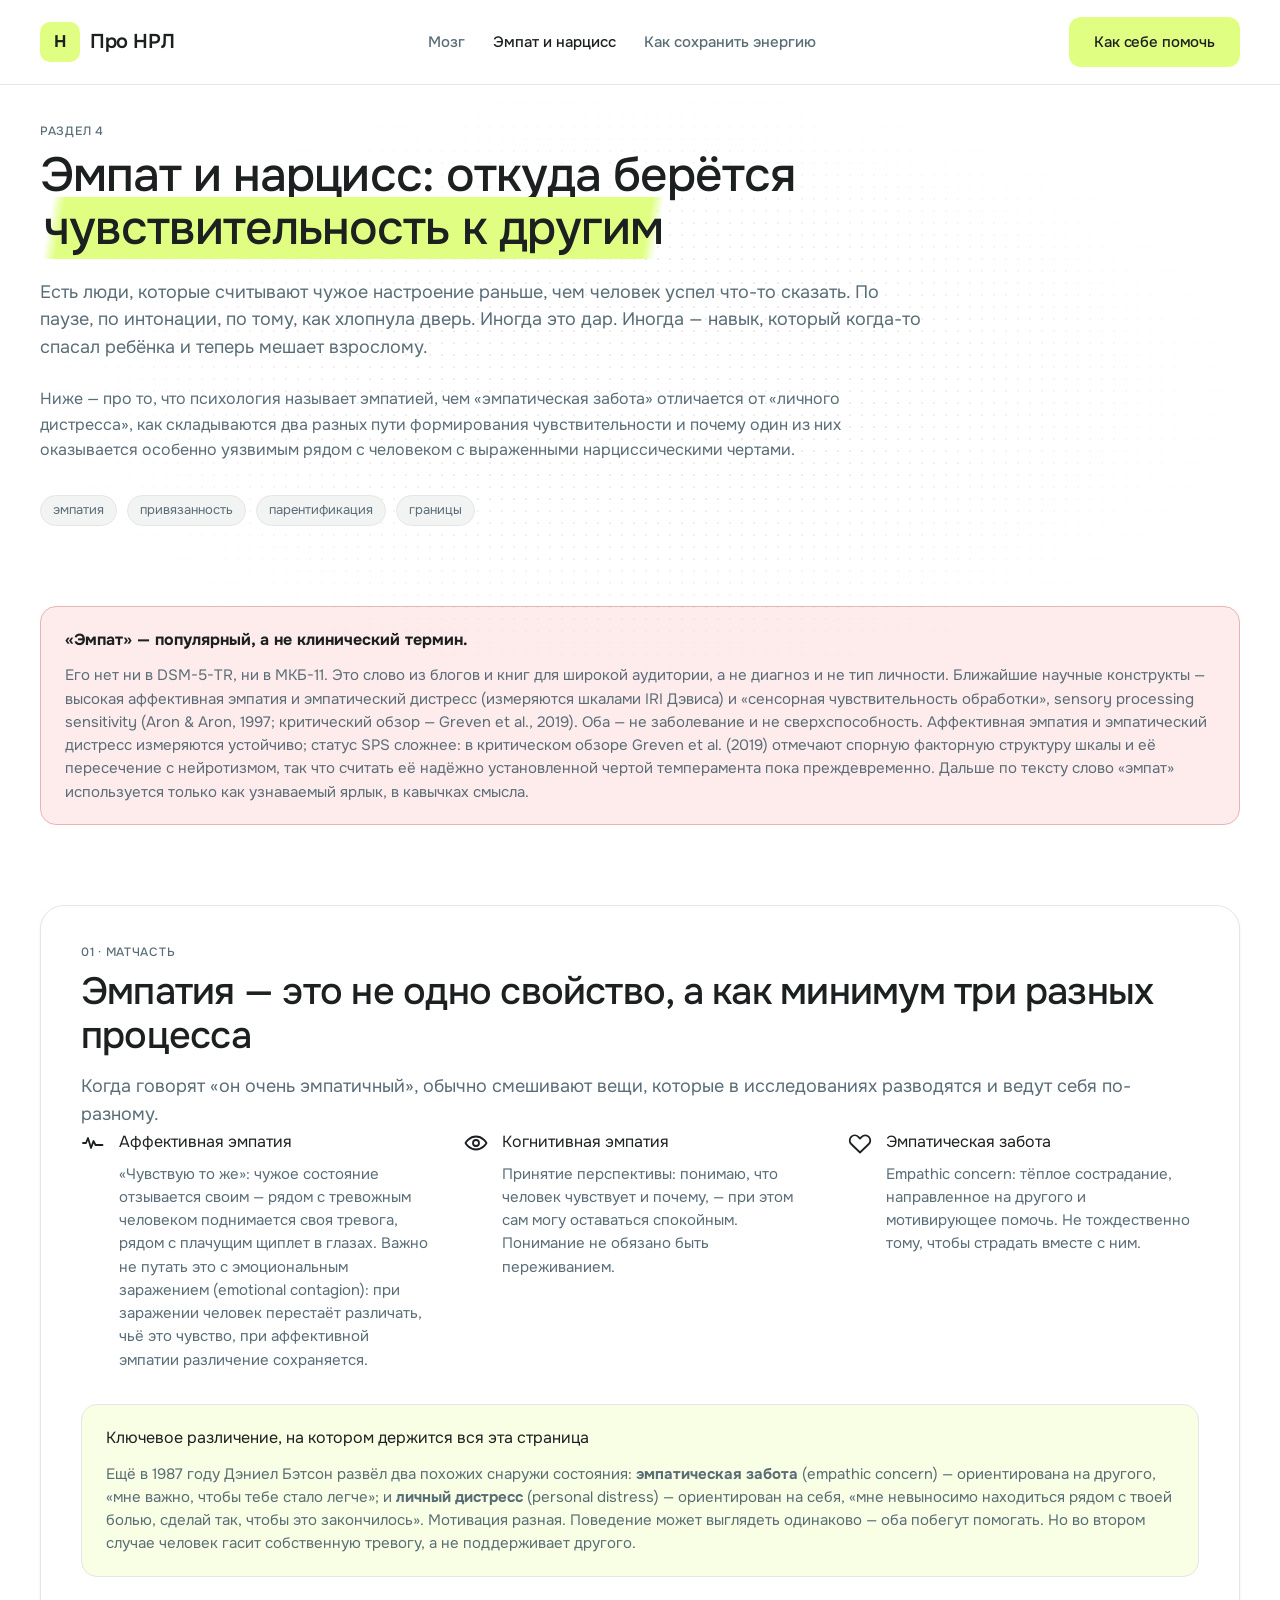
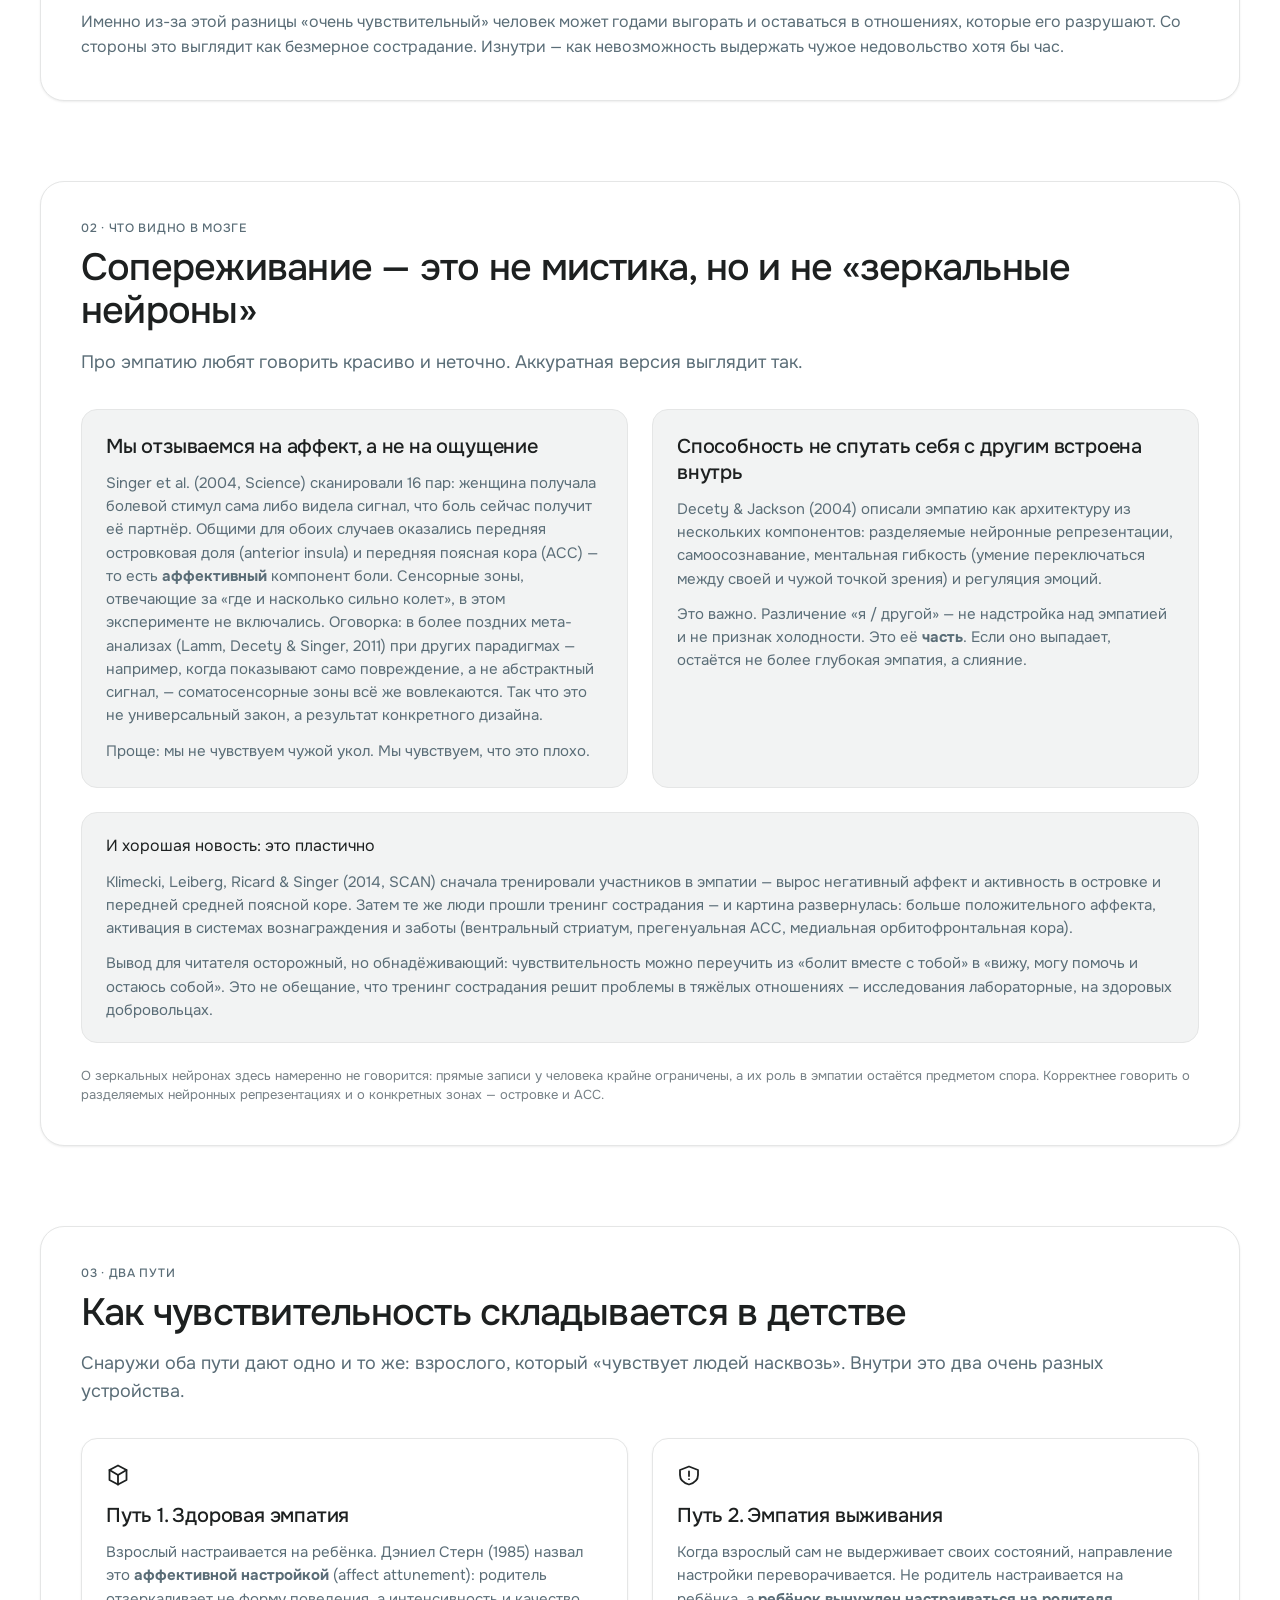
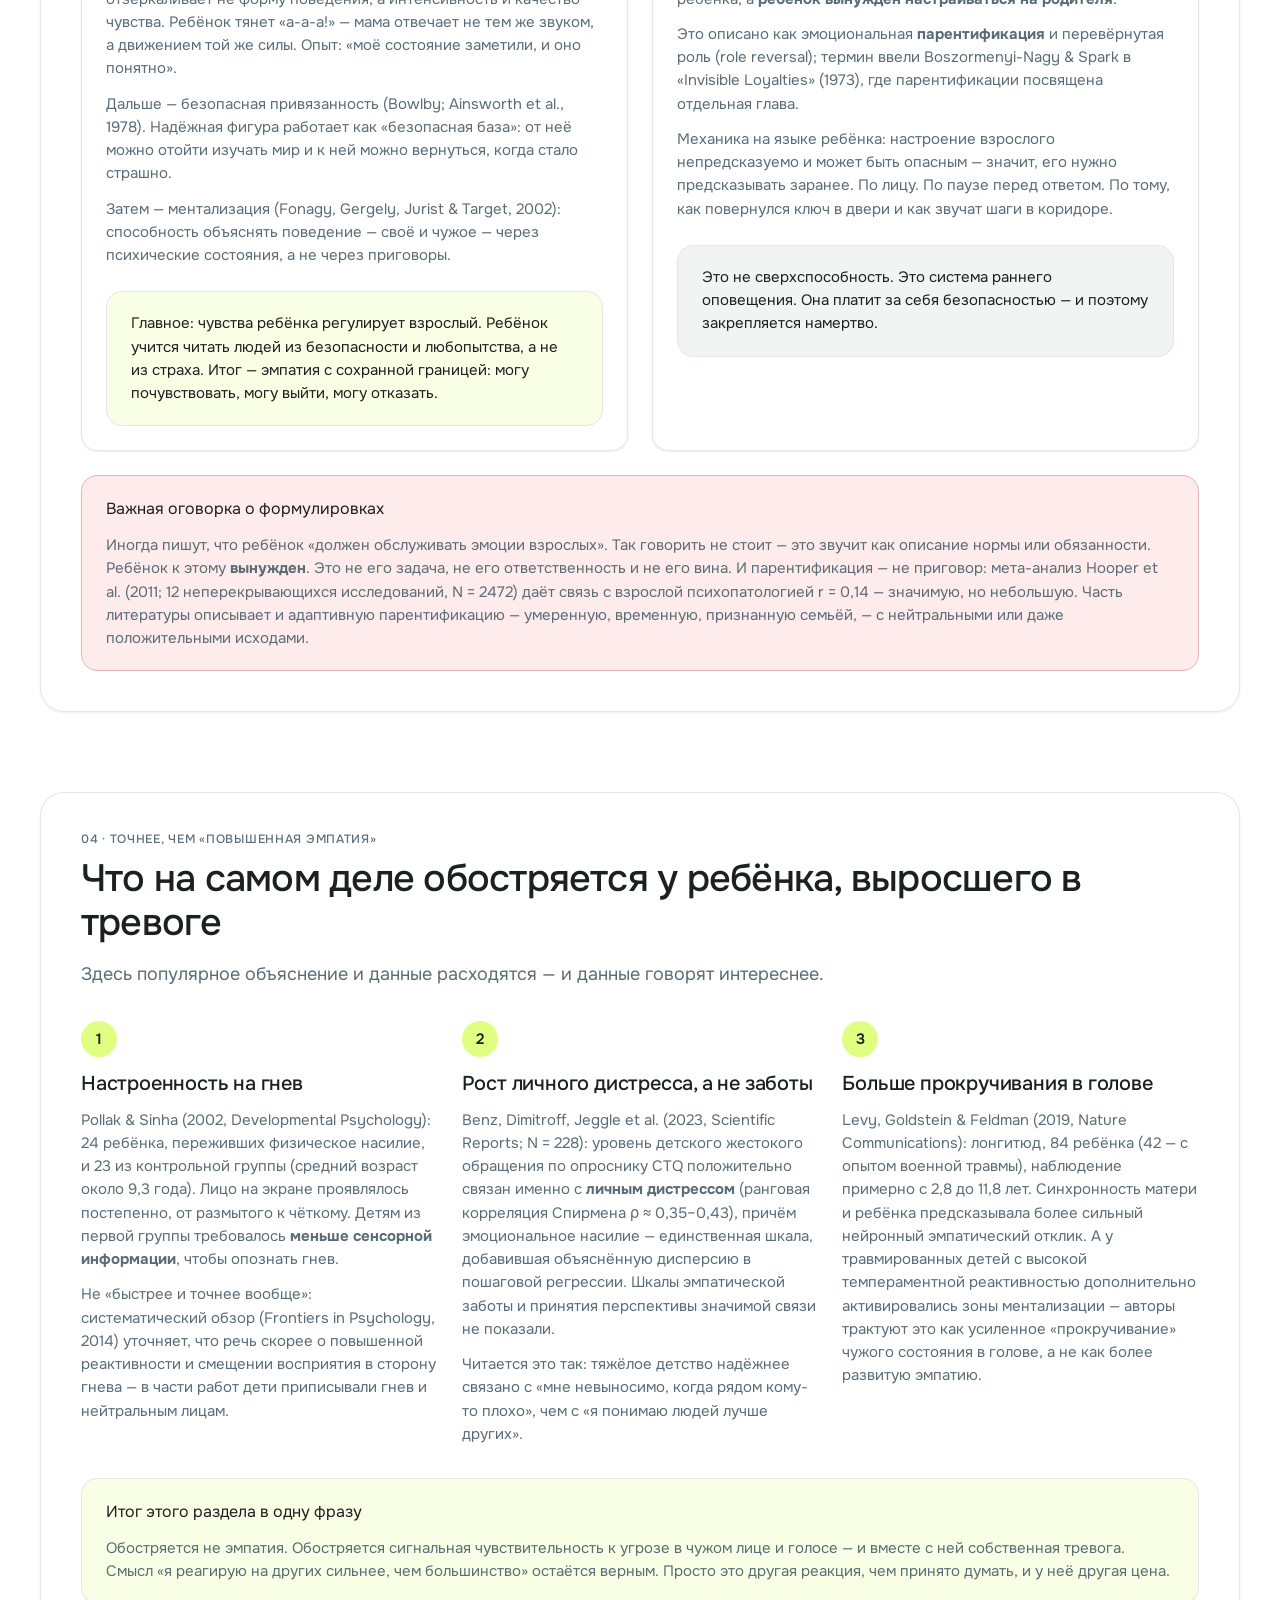
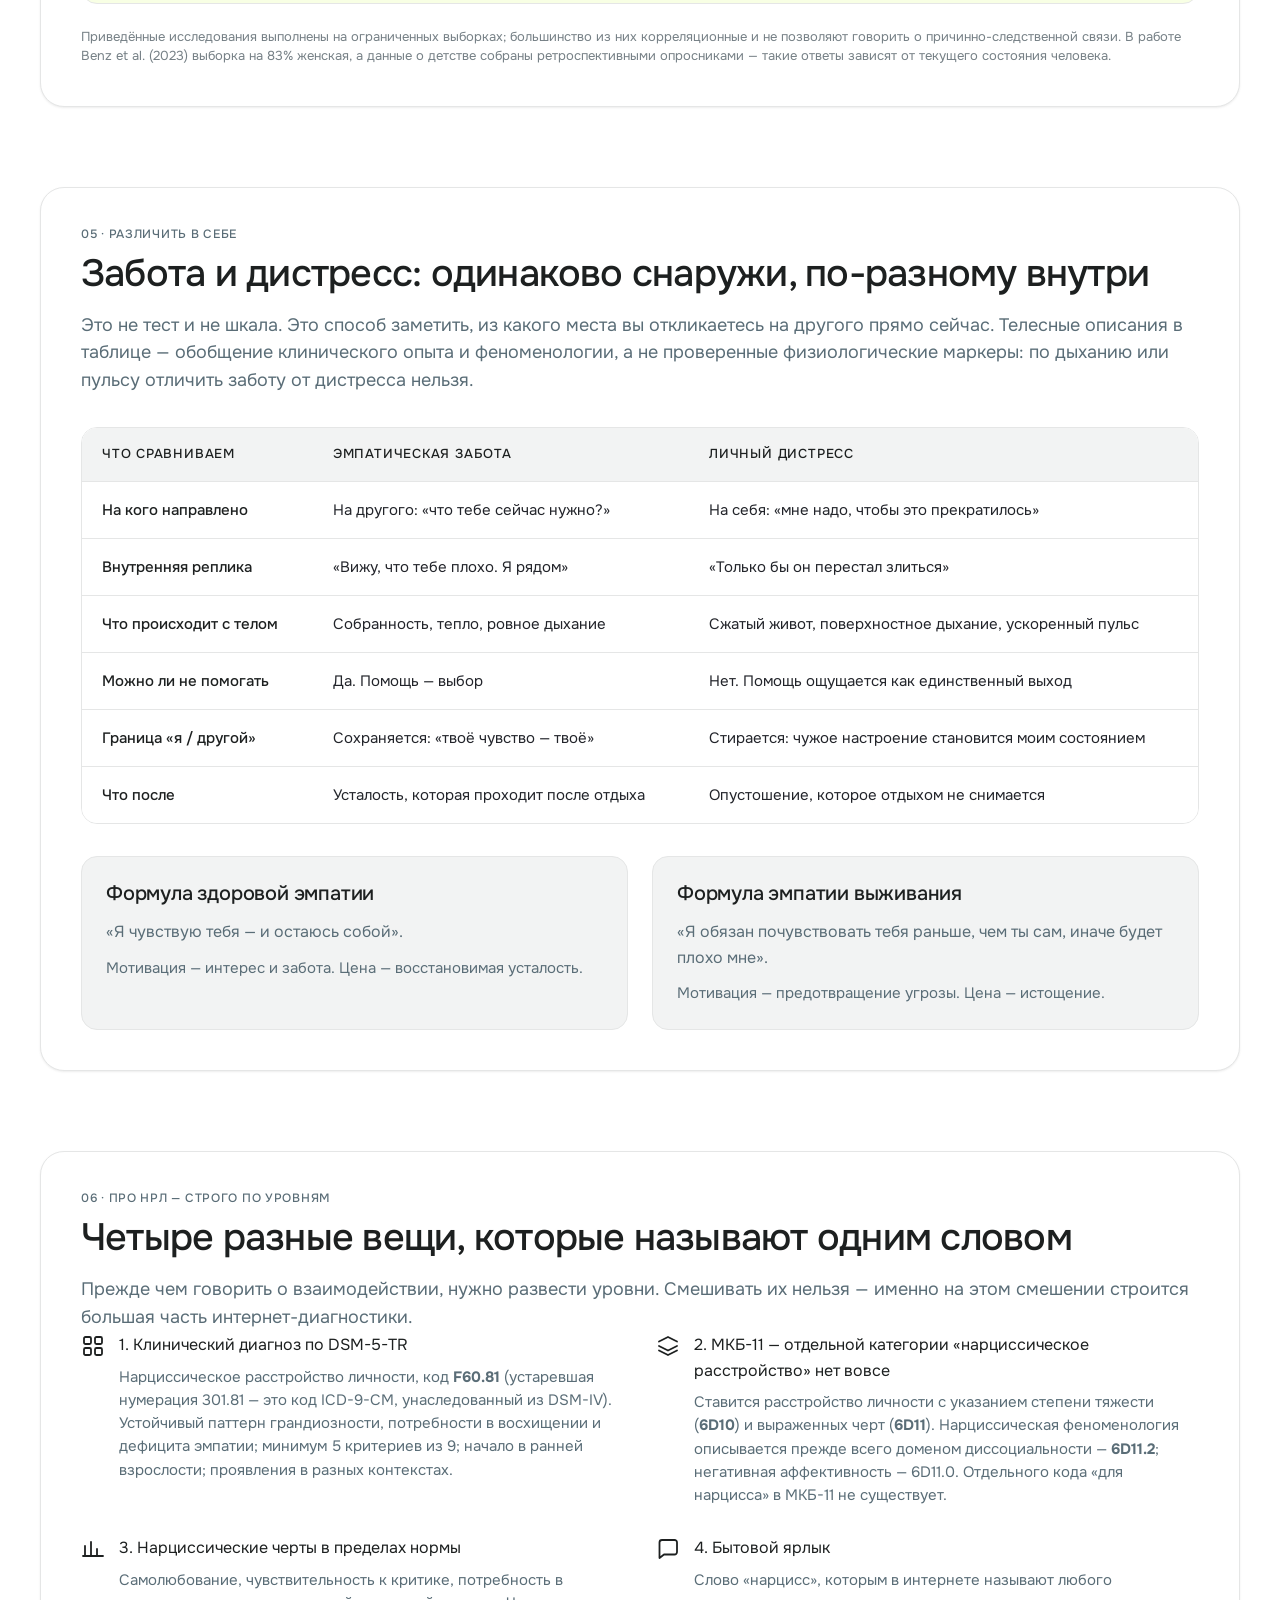
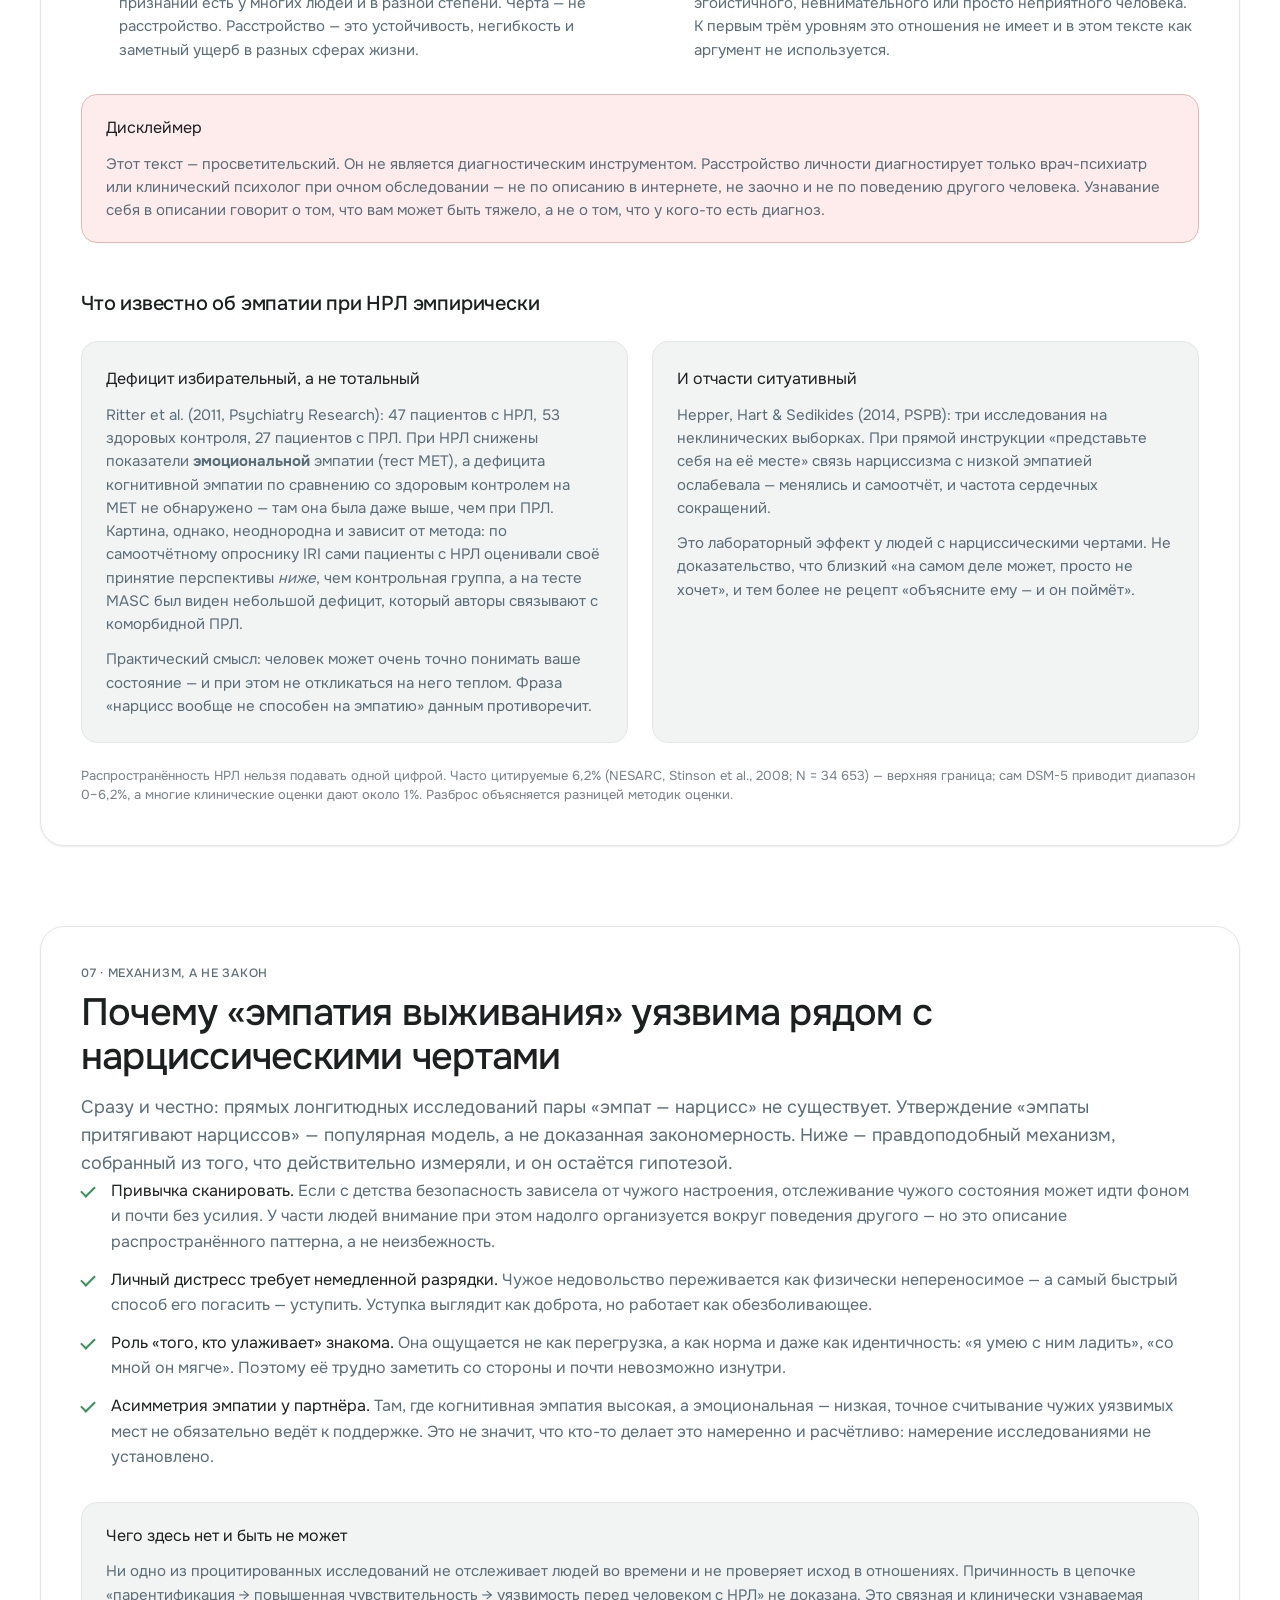
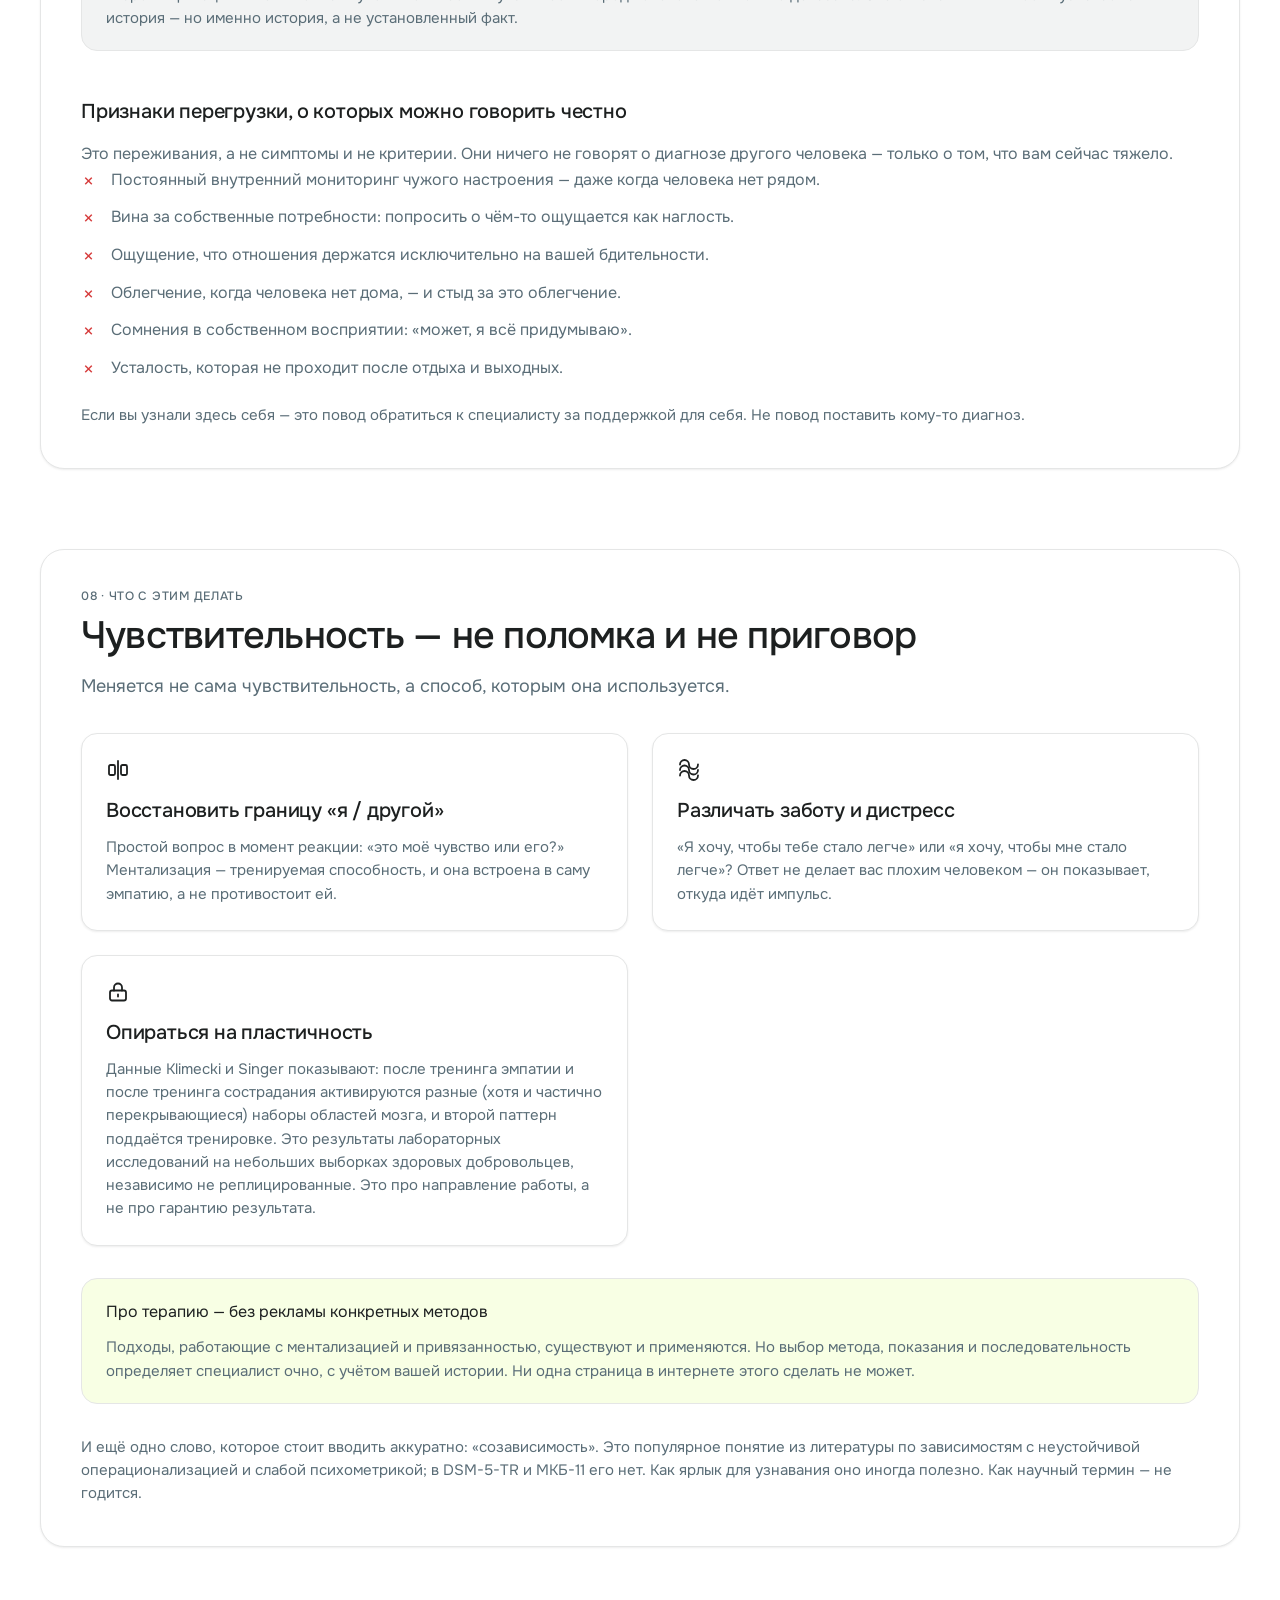
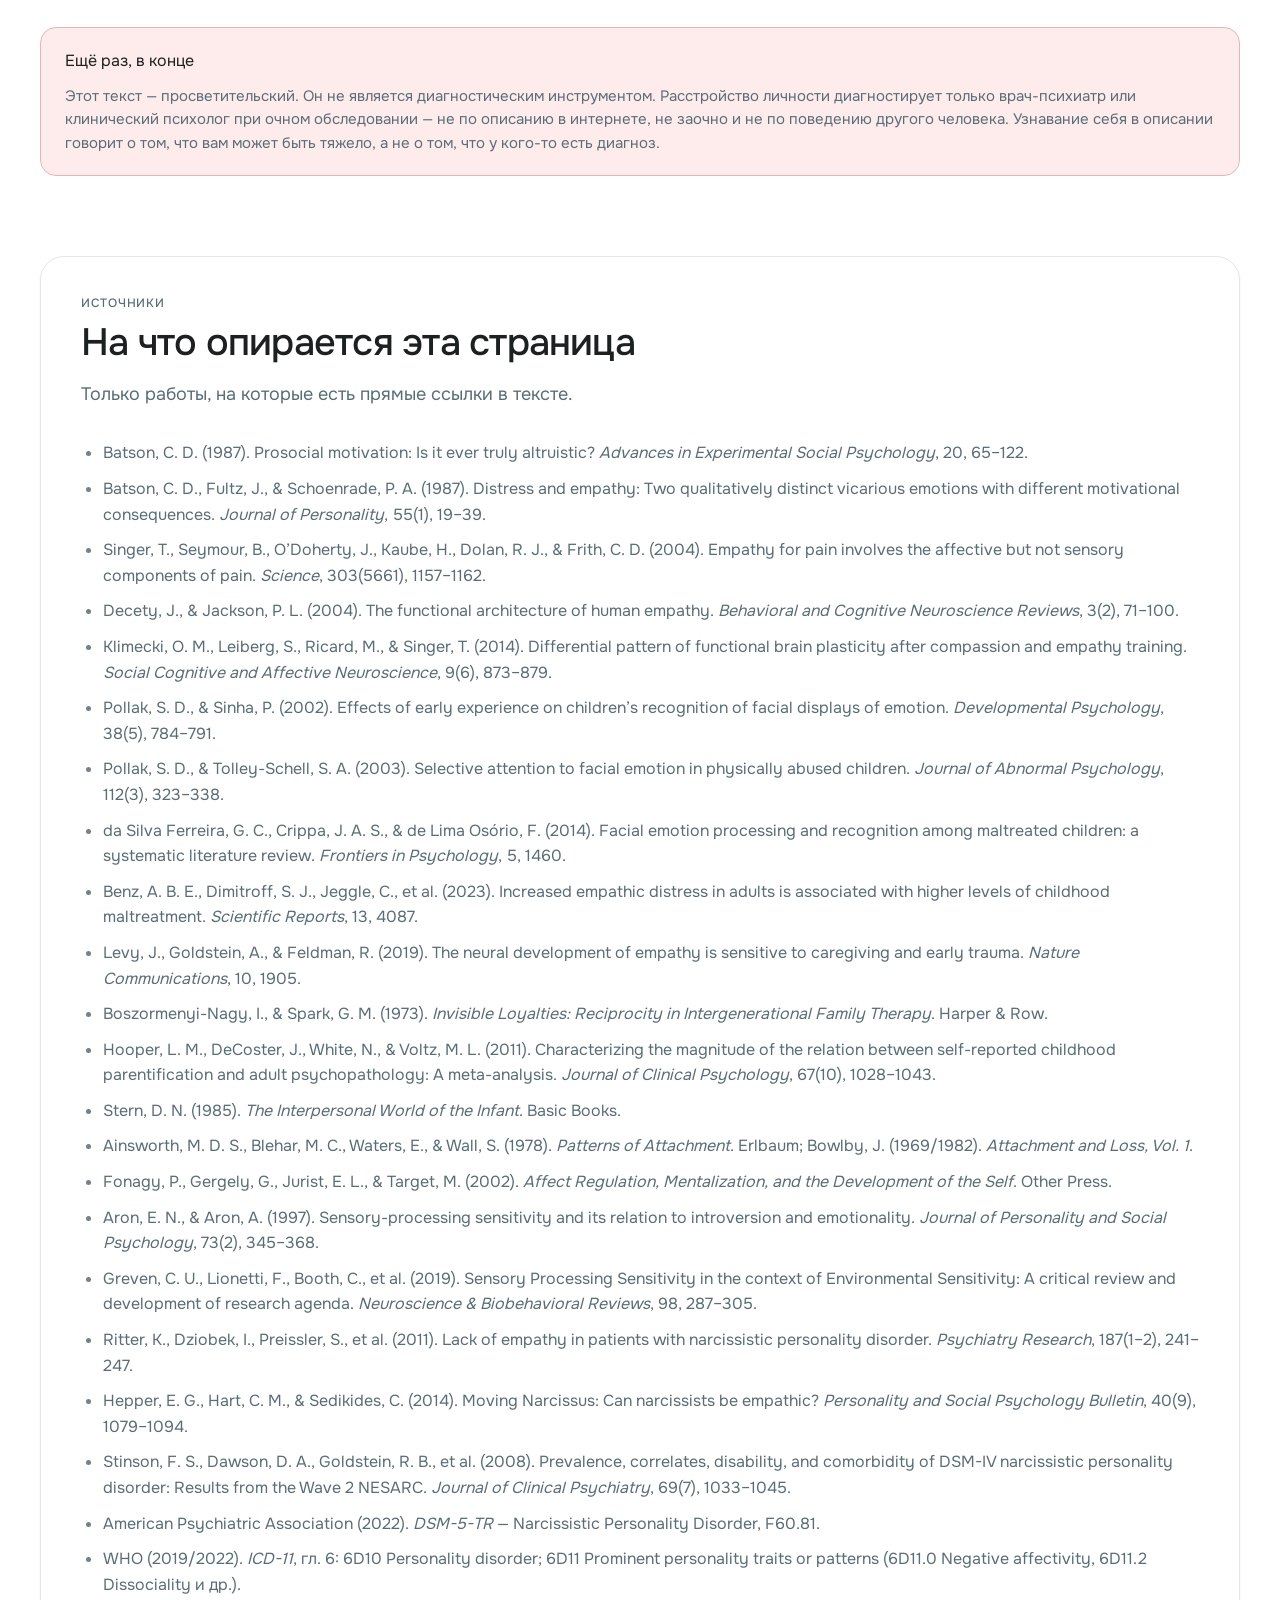
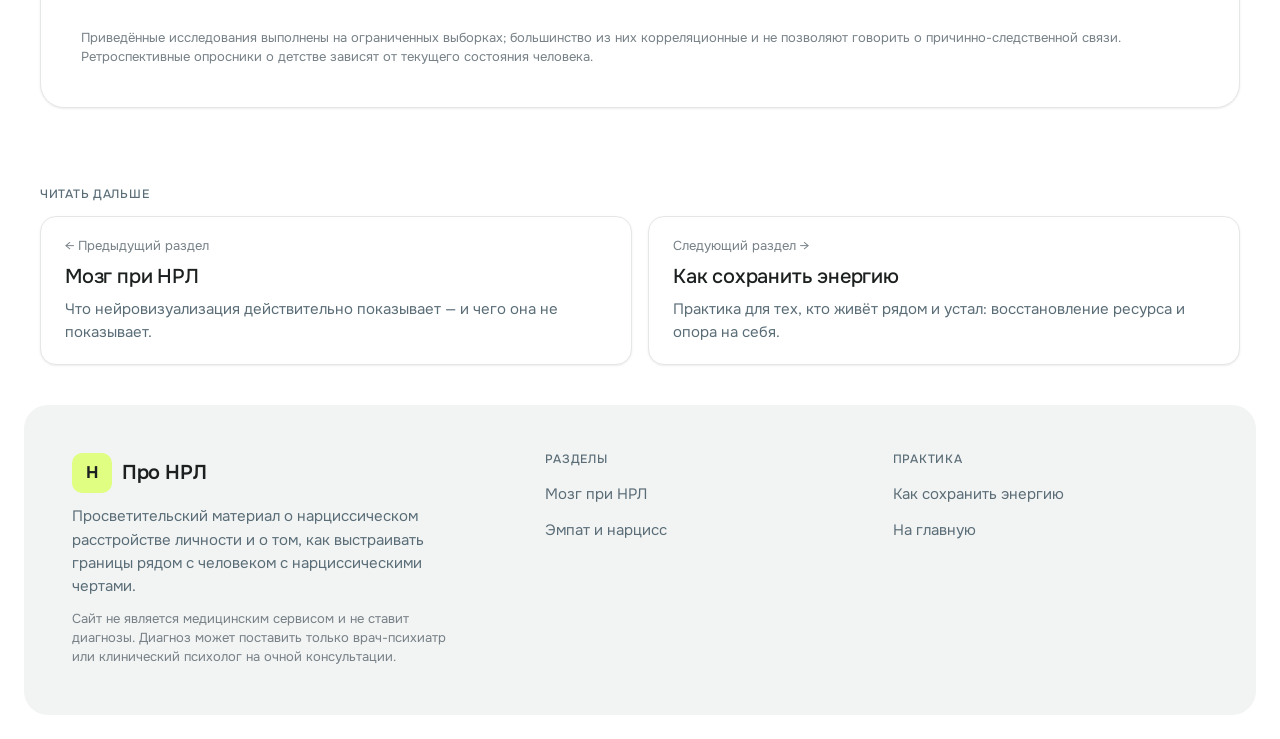
<file: empat-i-narciss.html>
<!DOCTYPE html>
<html lang="ru">
<head>
<meta charset="utf-8">
<meta name="viewport" content="width=device-width, initial-scale=1">
<title>Эмпат и нарцисс — Про НРЛ</title>
<meta name="description" content="Что такое эмпатия и как она складывается в детстве: здоровая эмпатия из безопасной привязанности и «эмпатия выживания» из парентификации. Почему второй тип особенно уязвим рядом с человеком с выраженными нарциссическими чертами.">
<link rel="icon" href="data:image/svg+xml,<svg xmlns='http://www.w3.org/2000/svg' viewBox='0 0 100 100'><rect width='100' height='100' rx='22' fill='%23e0ff82'/><text y='72' x='50' text-anchor='middle' font-size='58' font-family='sans-serif' font-weight='700' fill='%231d2020'>Н</text></svg>">
<link rel="stylesheet" href="assets/style.css">
</head>
<body>
<a href="#main" class="sr-only">К содержанию</a>

<header class="site-header">
  <div class="bar">
    <a href="index.html" class="brand">
      <span class="brand-mark" aria-hidden="true">Н</span>
      Про НРЛ
    </a>
    <nav class="nav" aria-label="Основная навигация">
      <a href="mozg.html">Мозг</a>
      <a href="empat-i-narciss.html" aria-current="page">Эмпат и нарцисс</a>
      <a href="kak-sohranit-energiyu.html">Как сохранить энергию</a>
    </nav>
    <div class="header-actions">
      <button class="menu-toggle" type="button" aria-expanded="false" aria-controls="mobile-nav" onclick="var n=document.getElementById('mobile-nav');var o=n.classList.toggle('open');this.setAttribute('aria-expanded',o)">Меню</button>
      <a href="kak-sohranit-energiyu.html" class="btn btn-primary" style="white-space:nowrap">Как себе помочь</a>
    </div>
  </div>
  <div class="mobile-nav" id="mobile-nav">
    <ul>
      <li><a href="mozg.html">Мозг при НРЛ</a></li>
      <li><a href="empat-i-narciss.html" aria-current="page">Эмпат и нарцисс</a></li>
      <li><a href="kak-sohranit-energiyu.html">Как сохранить энергию</a></li>
    </ul>
  </div>
</header>

<main id="main">
  <div class="container">

    <section class="section" style="position:relative">
      <div class="dot-grid" style="position:absolute;inset:0 0 auto;height:600px" aria-hidden="true"></div>
      <div style="position:relative;max-width:56rem">
        <p class="eyebrow">Раздел 4</p>
        <h1 class="h1 mt-3">Эмпат и нарцисс: откуда берётся <span class="marker">чувствительность к другим</span></h1>
        <p class="lead mt-6">Есть люди, которые считывают чужое настроение раньше, чем человек успел что-то сказать. По паузе, по интонации, по тому, как хлопнула дверь. Иногда это дар. Иногда — навык, который когда-то спасал ребёнка и теперь мешает взрослому.</p>
        <p class="body muted mt-6">Ниже — про то, что психология называет эмпатией, чем «эмпатическая забота» отличается от «личного дистресса», как складываются два разных пути формирования чувствительности и почему один из них оказывается особенно уязвимым рядом с человеком с выраженными нарциссическими чертами.</p>
        <div class="mt-8" style="display:flex;flex-wrap:wrap;gap:10px">
          <span class="tag">эмпатия</span>
          <span class="tag">привязанность</span>
          <span class="tag">парентификация</span>
          <span class="tag">границы</span>
        </div>
      </div>
    </section>

    <section class="section">
      <div class="callout-warn">
        <p class="body ink-strong"><strong>«Эмпат» — популярный, а не клинический термин.</strong></p>
        <p class="small muted mt-3">Его нет ни в DSM-5-TR, ни в МКБ-11. Это слово из блогов и книг для широкой аудитории, а не диагноз и не тип личности. Ближайшие научные конструкты — высокая аффективная эмпатия и эмпатический дистресс (измеряются шкалами IRI Дэвиса) и «сенсорная чувствительность обработки», sensory processing sensitivity (Aron &amp; Aron, 1997; критический обзор — Greven et al., 2019). Оба — не заболевание и не сверхспособность. Аффективная эмпатия и эмпатический дистресс измеряются устойчиво; статус SPS сложнее: в критическом обзоре Greven et al. (2019) отмечают спорную факторную структуру шкалы и её пересечение с нейротизмом, так что считать её надёжно установленной чертой темперамента пока преждевременно. Дальше по тексту слово «эмпат» используется только как узнаваемый ярлык, в кавычках смысла.</p>
      </div>
    </section>

    <section class="section scroll-anchor" id="tri-processa">
      <div class="card">
        <p class="eyebrow">01 · Матчасть</p>
        <h2 class="h2 mt-3">Эмпатия — это не одно свойство, а как минимум три разных процесса</h2>
        <p class="lead mt-4">Когда говорят «он очень эмпатичный», обычно смешивают вещи, которые в исследованиях разводятся и ведут себя по-разному.</p>

        <ul class="feature-list cols-3 mt-8">
          <li>
            <svg viewBox="0 0 24 24" fill="none" stroke="currentColor" stroke-width="1.8" stroke-linecap="round" stroke-linejoin="round" aria-hidden="true"><path d="M2 12h3l2-5 3 10 2.5-7 2 4h7"/></svg>
            <div>
              <p class="body ink-strong">Аффективная эмпатия</p>
              <p class="small muted mt-2">«Чувствую то же»: чужое состояние отзывается своим — рядом с тревожным человеком поднимается своя тревога, рядом с плачущим щиплет в глазах. Важно не путать это с эмоциональным заражением (emotional contagion): при заражении человек перестаёт различать, чьё это чувство, при аффективной эмпатии различение сохраняется.</p>
            </div>
          </li>
          <li>
            <svg viewBox="0 0 24 24" fill="none" stroke="currentColor" stroke-width="1.8" stroke-linecap="round" stroke-linejoin="round" aria-hidden="true"><path d="M1.5 12S5 5.5 12 5.5 22.5 12 22.5 12 19 18.5 12 18.5 1.5 12 1.5 12Z"/><circle cx="12" cy="12" r="3"/></svg>
            <div>
              <p class="body ink-strong">Когнитивная эмпатия</p>
              <p class="small muted mt-2">Принятие перспективы: понимаю, что человек чувствует и почему, — при этом сам могу оставаться спокойным. Понимание не обязано быть переживанием.</p>
            </div>
          </li>
          <li>
            <svg viewBox="0 0 24 24" fill="none" stroke="currentColor" stroke-width="1.8" stroke-linecap="round" stroke-linejoin="round" aria-hidden="true"><path d="M20.8 5.9a5 5 0 0 0-7.1 0L12 7.6l-1.7-1.7a5 5 0 1 0-7.1 7.1L12 21.5l8.8-8.5a5 5 0 0 0 0-7.1Z"/></svg>
            <div>
              <p class="body ink-strong">Эмпатическая забота</p>
              <p class="small muted mt-2">Empathic concern: тёплое сострадание, направленное на другого и мотивирующее помочь. Не тождественно тому, чтобы страдать вместе с ним.</p>
            </div>
          </li>
        </ul>

        <div class="callout-accent mt-8">
          <p class="body ink-strong">Ключевое различение, на котором держится вся эта страница</p>
          <p class="small muted mt-3">Ещё в 1987 году Дэниел Бэтсон развёл два похожих снаружи состояния: <strong>эмпатическая забота</strong> (empathic concern) — ориентирована на другого, «мне важно, чтобы тебе стало легче»; и <strong>личный дистресс</strong> (personal distress) — ориентирован на себя, «мне невыносимо находиться рядом с твоей болью, сделай так, чтобы это закончилось». Мотивация разная. Поведение может выглядеть одинаково — оба побегут помогать. Но во втором случае человек гасит собственную тревогу, а не поддерживает другого.</p>
        </div>

        <p class="body muted mt-8">Именно из-за этой разницы «очень чувствительный» человек может годами выгорать и оставаться в отношениях, которые его разрушают. Со стороны это выглядит как безмерное сострадание. Изнутри — как невозможность выдержать чужое недовольство хотя бы час.</p>
      </div>
    </section>

    <section class="section scroll-anchor" id="mozg">
      <div class="card">
        <p class="eyebrow">02 · Что видно в мозге</p>
        <h2 class="h2 mt-3">Сопереживание — это не мистика, но и не «зеркальные нейроны»</h2>
        <p class="lead mt-4">Про эмпатию любят говорить красиво и неточно. Аккуратная версия выглядит так.</p>

        <div class="grid grid-2 mt-8">
          <div class="card-sunken">
            <h3 class="h3">Мы отзываемся на аффект, а не на ощущение</h3>
            <p class="small muted mt-3">Singer et al. (2004, Science) сканировали 16 пар: женщина получала болевой стимул сама либо видела сигнал, что боль сейчас получит её партнёр. Общими для обоих случаев оказались передняя островковая доля (anterior insula) и передняя поясная кора (ACC) — то есть <strong>аффективный</strong> компонент боли. Сенсорные зоны, отвечающие за «где и насколько сильно колет», в этом эксперименте не включались. Оговорка: в более поздних мета-анализах (Lamm, Decety &amp; Singer, 2011) при других парадигмах — например, когда показывают само повреждение, а не абстрактный сигнал, — соматосенсорные зоны всё же вовлекаются. Так что это не универсальный закон, а результат конкретного дизайна.</p>
            <p class="small muted mt-3">Проще: мы не чувствуем чужой укол. Мы чувствуем, что это плохо.</p>
          </div>
          <div class="card-sunken">
            <h3 class="h3">Способность не спутать себя с другим встроена внутрь</h3>
            <p class="small muted mt-3">Decety &amp; Jackson (2004) описали эмпатию как архитектуру из нескольких компонентов: разделяемые нейронные репрезентации, самоосознавание, ментальная гибкость (умение переключаться между своей и чужой точкой зрения) и регуляция эмоций.</p>
            <p class="small muted mt-3">Это важно. Различение «я / другой» — не надстройка над эмпатией и не признак холодности. Это её <strong>часть</strong>. Если оно выпадает, остаётся не более глубокая эмпатия, а слияние.</p>
          </div>
        </div>

        <div class="callout mt-6">
          <p class="body ink-strong">И хорошая новость: это пластично</p>
          <p class="small muted mt-3">Klimecki, Leiberg, Ricard &amp; Singer (2014, SCAN) сначала тренировали участников в эмпатии — вырос негативный аффект и активность в островке и передней средней поясной коре. Затем те же люди прошли тренинг сострадания — и картина развернулась: больше положительного аффекта, активация в системах вознаграждения и заботы (вентральный стриатум, прегенуальная ACC, медиальная орбитофронтальная кора).</p>
          <p class="small muted mt-3">Вывод для читателя осторожный, но обнадёживающий: чувствительность можно переучить из «болит вместе с тобой» в «вижу, могу помочь и остаюсь собой». Это не обещание, что тренинг сострадания решит проблемы в тяжёлых отношениях — исследования лабораторные, на здоровых добровольцах.</p>
        </div>

        <p class="caption muted-soft mt-6">О зеркальных нейронах здесь намеренно не говорится: прямые записи у человека крайне ограничены, а их роль в эмпатии остаётся предметом спора. Корректнее говорить о разделяемых нейронных репрезентациях и о конкретных зонах — островке и ACC.</p>
      </div>
    </section>

    <section class="section scroll-anchor" id="dva-puti">
      <div class="card">
        <p class="eyebrow">03 · Два пути</p>
        <h2 class="h2 mt-3">Как чувствительность складывается в детстве</h2>
        <p class="lead mt-4">Снаружи оба пути дают одно и то же: взрослого, который «чувствует людей насквозь». Внутри это два очень разных устройства.</p>

        <div class="grid grid-2 mt-8">
          <div class="card-sm">
            <svg viewBox="0 0 24 24" fill="none" stroke="currentColor" stroke-width="1.8" stroke-linecap="round" stroke-linejoin="round" width="24" height="24" aria-hidden="true" style="color:var(--ink-strong)"><path d="M12 21.5 3.5 17V7L12 2.5 20.5 7v10Z"/><path d="M12 12v9.5"/><path d="M3.5 7 12 12l8.5-5"/></svg>
            <h3 class="h3 mt-4">Путь 1. Здоровая эмпатия</h3>
            <p class="small muted mt-3">Взрослый настраивается на ребёнка. Дэниел Стерн (1985) назвал это <strong>аффективной настройкой</strong> (affect attunement): родитель отзеркаливает не форму поведения, а интенсивность и качество чувства. Ребёнок тянет «а-а-а!» — мама отвечает не тем же звуком, а движением той же силы. Опыт: «моё состояние заметили, и оно понятно».</p>
            <p class="small muted mt-3">Дальше — безопасная привязанность (Bowlby; Ainsworth et al., 1978). Надёжная фигура работает как «безопасная база»: от неё можно отойти изучать мир и к ней можно вернуться, когда стало страшно.</p>
            <p class="small muted mt-3">Затем — ментализация (Fonagy, Gergely, Jurist &amp; Target, 2002): способность объяснять поведение — своё и чужое — через психические состояния, а не через приговоры.</p>
            <div class="callout-accent mt-6">
              <p class="small ink-strong">Главное: чувства ребёнка регулирует взрослый. Ребёнок учится читать людей из безопасности и любопытства, а не из страха. Итог — эмпатия с сохранной границей: могу почувствовать, могу выйти, могу отказать.</p>
            </div>
          </div>

          <div class="card-sm">
            <svg viewBox="0 0 24 24" fill="none" stroke="currentColor" stroke-width="1.8" stroke-linecap="round" stroke-linejoin="round" width="24" height="24" aria-hidden="true" style="color:var(--ink-strong)"><path d="M12 3.5 3 7v5c0 4.6 3.7 8 9 9.5 5.3-1.5 9-4.9 9-9.5V7Z"/><path d="M12 8.5v4.5"/><path d="M12 16.2h.01"/></svg>
            <h3 class="h3 mt-4">Путь 2. Эмпатия выживания</h3>
            <p class="small muted mt-3">Когда взрослый сам не выдерживает своих состояний, направление настройки переворачивается. Не родитель настраивается на ребёнка, а <strong>ребёнок вынужден настраиваться на родителя</strong>.</p>
            <p class="small muted mt-3">Это описано как эмоциональная <strong>парентификация</strong> и перевёрнутая роль (role reversal); термин ввели Boszormenyi-Nagy &amp; Spark в «Invisible Loyalties» (1973), где парентификации посвящена отдельная глава.</p>
            <p class="small muted mt-3">Механика на языке ребёнка: настроение взрослого непредсказуемо и может быть опасным — значит, его нужно предсказывать заранее. По лицу. По паузе перед ответом. По тому, как повернулся ключ в двери и как звучат шаги в коридоре.</p>
            <div class="callout mt-6">
              <p class="small ink-strong">Это не сверхспособность. Это система раннего оповещения. Она платит за себя безопасностью — и поэтому закрепляется намертво.</p>
            </div>
          </div>
        </div>

        <div class="callout-warn mt-6">
          <p class="body ink-strong">Важная оговорка о формулировках</p>
          <p class="small muted mt-3">Иногда пишут, что ребёнок «должен обслуживать эмоции взрослых». Так говорить не стоит — это звучит как описание нормы или обязанности. Ребёнок к этому <strong>вынужден</strong>. Это не его задача, не его ответственность и не его вина. И парентификация — не приговор: мета-анализ Hooper et al. (2011; 12 неперекрывающихся исследований, N = 2472) даёт связь с взрослой психопатологией r = 0,14 — значимую, но небольшую. Часть литературы описывает и адаптивную парентификацию — умеренную, временную, признанную семьёй, — с нейтральными или даже положительными исходами.</p>
        </div>
      </div>
    </section>

    <section class="section scroll-anchor" id="chto-obostryaetsya">
      <div class="card">
        <p class="eyebrow">04 · Точнее, чем «повышенная эмпатия»</p>
        <h2 class="h2 mt-3">Что на самом деле обостряется у ребёнка, выросшего в тревоге</h2>
        <p class="lead mt-4">Здесь популярное объяснение и данные расходятся — и данные говорят интереснее.</p>

        <div class="mt-8">
          <ol class="step-list">
            <li>
              <h3 class="h3">Настроенность на гнев</h3>
              <p class="small muted mt-3">Pollak &amp; Sinha (2002, Developmental Psychology): 24 ребёнка, переживших физическое насилие, и 23 из контрольной группы (средний возраст около 9,3 года). Лицо на экране проявлялось постепенно, от размытого к чёткому. Детям из первой группы требовалось <strong>меньше сенсорной информации</strong>, чтобы опознать гнев.</p>
              <p class="small muted mt-3">Не «быстрее и точнее вообще»: систематический обзор (Frontiers in Psychology, 2014) уточняет, что речь скорее о повышенной реактивности и смещении восприятия в сторону гнева — в части работ дети приписывали гнев и нейтральным лицам.</p>
            </li>
            <li>
              <h3 class="h3">Рост личного дистресса, а не заботы</h3>
              <p class="small muted mt-3">Benz, Dimitroff, Jeggle et al. (2023, Scientific Reports; N = 228): уровень детского жестокого обращения по опроснику CTQ положительно связан именно с <strong>личным дистрессом</strong> (ранговая корреляция Спирмена ρ ≈ 0,35–0,43), причём эмоциональное насилие — единственная шкала, добавившая объяснённую дисперсию в пошаговой регрессии. Шкалы эмпатической заботы и принятия перспективы значимой связи не показали.</p>
              <p class="small muted mt-3">Читается это так: тяжёлое детство надёжнее связано с «мне невыносимо, когда рядом кому-то плохо», чем с «я понимаю людей лучше других».</p>
            </li>
            <li>
              <h3 class="h3">Больше прокручивания в голове</h3>
              <p class="small muted mt-3">Levy, Goldstein &amp; Feldman (2019, Nature Communications): лонгитюд, 84 ребёнка (42 — с опытом военной травмы), наблюдение примерно с 2,8 до 11,8 лет. Синхронность матери и ребёнка предсказывала более сильный нейронный эмпатический отклик. А у травмированных детей с высокой темпераментной реактивностью дополнительно активировались зоны ментализации — авторы трактуют это как усиленное «прокручивание» чужого состояния в голове, а не как более развитую эмпатию.</p>
            </li>
          </ol>
        </div>

        <div class="callout-accent mt-8">
          <p class="body ink-strong">Итог этого раздела в одну фразу</p>
          <p class="small muted mt-3">Обостряется не эмпатия. Обостряется сигнальная чувствительность к угрозе в чужом лице и голосе — и вместе с ней собственная тревога. Смысл «я реагирую на других сильнее, чем большинство» остаётся верным. Просто это другая реакция, чем принято думать, и у неё другая цена.</p>
        </div>

        <p class="caption muted-soft mt-6">Приведённые исследования выполнены на ограниченных выборках; большинство из них корреляционные и не позволяют говорить о причинно-следственной связи. В работе Benz et al. (2023) выборка на 83% женская, а данные о детстве собраны ретроспективными опросниками — такие ответы зависят от текущего состояния человека.</p>
      </div>
    </section>

    <section class="section scroll-anchor" id="sravnenie">
      <div class="card">
        <p class="eyebrow">05 · Различить в себе</p>
        <h2 class="h2 mt-3">Забота и дистресс: одинаково снаружи, по-разному внутри</h2>
        <p class="lead mt-4">Это не тест и не шкала. Это способ заметить, из какого места вы откликаетесь на другого прямо сейчас. Телесные описания в таблице — обобщение клинического опыта и феноменологии, а не проверенные физиологические маркеры: по дыханию или пульсу отличить заботу от дистресса нельзя.</p>

        <div class="table-wrap mt-8">
          <table class="compare">
            <thead>
              <tr>
                <th scope="col">Что сравниваем</th>
                <th scope="col">Эмпатическая забота</th>
                <th scope="col">Личный дистресс</th>
              </tr>
            </thead>
            <tbody>
              <tr>
                <td>На кого направлено</td>
                <td>На другого: «что тебе сейчас нужно?»</td>
                <td>На себя: «мне надо, чтобы это прекратилось»</td>
              </tr>
              <tr>
                <td>Внутренняя реплика</td>
                <td>«Вижу, что тебе плохо. Я рядом»</td>
                <td>«Только бы он перестал злиться»</td>
              </tr>
              <tr>
                <td>Что происходит с телом</td>
                <td>Собранность, тепло, ровное дыхание</td>
                <td>Сжатый живот, поверхностное дыхание, ускоренный пульс</td>
              </tr>
              <tr>
                <td>Можно ли не помогать</td>
                <td>Да. Помощь — выбор</td>
                <td>Нет. Помощь ощущается как единственный выход</td>
              </tr>
              <tr>
                <td>Граница «я / другой»</td>
                <td>Сохраняется: «твоё чувство — твоё»</td>
                <td>Стирается: чужое настроение становится моим состоянием</td>
              </tr>
              <tr>
                <td>Что после</td>
                <td>Усталость, которая проходит после отдыха</td>
                <td>Опустошение, которое отдыхом не снимается</td>
              </tr>
            </tbody>
          </table>
        </div>

        <div class="grid grid-2 mt-8">
          <div class="card-sunken">
            <h3 class="h3">Формула здоровой эмпатии</h3>
            <p class="body muted mt-3">«Я чувствую тебя — и остаюсь собой».</p>
            <p class="small muted mt-3">Мотивация — интерес и забота. Цена — восстановимая усталость.</p>
          </div>
          <div class="card-sunken">
            <h3 class="h3">Формула эмпатии выживания</h3>
            <p class="body muted mt-3">«Я обязан почувствовать тебя раньше, чем ты сам, иначе будет плохо мне».</p>
            <p class="small muted mt-3">Мотивация — предотвращение угрозы. Цена — истощение.</p>
          </div>
        </div>
      </div>
    </section>

    <section class="section scroll-anchor" id="nrl">
      <div class="card">
        <p class="eyebrow">06 · Про НРЛ — строго по уровням</p>
        <h2 class="h2 mt-3">Четыре разные вещи, которые называют одним словом</h2>
        <p class="lead mt-4">Прежде чем говорить о взаимодействии, нужно развести уровни. Смешивать их нельзя — именно на этом смешении строится большая часть интернет-диагностики.</p>

        <ul class="feature-list mt-8">
          <li>
            <svg viewBox="0 0 24 24" fill="none" stroke="currentColor" stroke-width="1.8" stroke-linecap="round" stroke-linejoin="round" aria-hidden="true"><rect x="3" y="3" width="7" height="7" rx="1.5"/><rect x="14" y="3" width="7" height="7" rx="1.5"/><rect x="3" y="14" width="7" height="7" rx="1.5"/><rect x="14" y="14" width="7" height="7" rx="1.5"/></svg>
            <div>
              <p class="body ink-strong">1. Клинический диагноз по DSM-5-TR</p>
              <p class="small muted mt-2">Нарциссическое расстройство личности, код <strong>F60.81</strong> (устаревшая нумерация 301.81 — это код ICD-9-CM, унаследованный из DSM-IV). Устойчивый паттерн грандиозности, потребности в восхищении и дефицита эмпатии; минимум 5 критериев из 9; начало в ранней взрослости; проявления в разных контекстах.</p>
            </div>
          </li>
          <li>
            <svg viewBox="0 0 24 24" fill="none" stroke="currentColor" stroke-width="1.8" stroke-linecap="round" stroke-linejoin="round" aria-hidden="true"><path d="M3 7.5 12 3l9 4.5"/><path d="M3 12l9 4.5 9-4.5"/><path d="M3 16.5 12 21l9-4.5"/></svg>
            <div>
              <p class="body ink-strong">2. МКБ-11 — отдельной категории «нарциссическое расстройство» нет вовсе</p>
              <p class="small muted mt-2">Ставится расстройство личности с указанием степени тяжести (<strong>6D10</strong>) и выраженных черт (<strong>6D11</strong>). Нарциссическая феноменология описывается прежде всего доменом диссоциальности — <strong>6D11.2</strong>; негативная аффективность — 6D11.0. Отдельного кода «для нарцисса» в МКБ-11 не существует.</p>
            </div>
          </li>
          <li>
            <svg viewBox="0 0 24 24" fill="none" stroke="currentColor" stroke-width="1.8" stroke-linecap="round" stroke-linejoin="round" aria-hidden="true"><path d="M4 19V9"/><path d="M10 19V5"/><path d="M16 19v-7"/><path d="M22 19H2"/></svg>
            <div>
              <p class="body ink-strong">3. Нарциссические черты в пределах нормы</p>
              <p class="small muted mt-2">Самолюбование, чувствительность к критике, потребность в признании есть у многих людей и в разной степени. Черта — не расстройство. Расстройство — это устойчивость, негибкость и заметный ущерб в разных сферах жизни.</p>
            </div>
          </li>
          <li>
            <svg viewBox="0 0 24 24" fill="none" stroke="currentColor" stroke-width="1.8" stroke-linecap="round" stroke-linejoin="round" aria-hidden="true"><path d="M21 15a2.5 2.5 0 0 1-2.5 2.5H8L3.5 21V5.5A2.5 2.5 0 0 1 6 3h12.5A2.5 2.5 0 0 1 21 5.5Z"/></svg>
            <div>
              <p class="body ink-strong">4. Бытовой ярлык</p>
              <p class="small muted mt-2">Слово «нарцисс», которым в интернете называют любого эгоистичного, невнимательного или просто неприятного человека. К первым трём уровням это отношения не имеет и в этом тексте как аргумент не используется.</p>
            </div>
          </li>
        </ul>

        <div class="callout-warn mt-8">
          <p class="body ink-strong">Дисклеймер</p>
          <p class="small muted mt-3">Этот текст — просветительский. Он не является диагностическим инструментом. Расстройство личности диагностирует только врач-психиатр или клинический психолог при очном обследовании — не по описанию в интернете, не заочно и не по поведению другого человека. Узнавание себя в описании говорит о том, что вам может быть тяжело, а не о том, что у кого-то есть диагноз.</p>
        </div>

        <h3 class="h3 mt-12">Что известно об эмпатии при НРЛ эмпирически</h3>
        <div class="grid grid-2 mt-6">
          <div class="card-sunken">
            <p class="body ink-strong">Дефицит избирательный, а не тотальный</p>
            <p class="small muted mt-3">Ritter et al. (2011, Psychiatry Research): 47 пациентов с НРЛ, 53 здоровых контроля, 27 пациентов с ПРЛ. При НРЛ снижены показатели <strong>эмоциональной</strong> эмпатии (тест MET), а дефицита когнитивной эмпатии по сравнению со здоровым контролем на MET не обнаружено — там она была даже выше, чем при ПРЛ. Картина, однако, неоднородна и зависит от метода: по самоотчётному опроснику IRI сами пациенты с НРЛ оценивали своё принятие перспективы <em>ниже</em>, чем контрольная группа, а на тесте MASC был виден небольшой дефицит, который авторы связывают с коморбидной ПРЛ.</p>
            <p class="small muted mt-3">Практический смысл: человек может очень точно понимать ваше состояние — и при этом не откликаться на него теплом. Фраза «нарцисс вообще не способен на эмпатию» данным противоречит.</p>
          </div>
          <div class="card-sunken">
            <p class="body ink-strong">И отчасти ситуативный</p>
            <p class="small muted mt-3">Hepper, Hart &amp; Sedikides (2014, PSPB): три исследования на неклинических выборках. При прямой инструкции «представьте себя на её месте» связь нарциссизма с низкой эмпатией ослабевала — менялись и самоотчёт, и частота сердечных сокращений.</p>
            <p class="small muted mt-3">Это лабораторный эффект у людей с нарциссическими чертами. Не доказательство, что близкий «на самом деле может, просто не хочет», и тем более не рецепт «объясните ему — и он поймёт».</p>
          </div>
        </div>

        <p class="caption muted-soft mt-6">Распространённость НРЛ нельзя подавать одной цифрой. Часто цитируемые 6,2% (NESARC, Stinson et al., 2008; N = 34 653) — верхняя граница; сам DSM-5 приводит диапазон 0–6,2%, а многие клинические оценки дают около 1%. Разброс объясняется разницей методик оценки.</p>
      </div>
    </section>

    <section class="section scroll-anchor" id="uyazvimost">
      <div class="card">
        <p class="eyebrow">07 · Механизм, а не закон</p>
        <h2 class="h2 mt-3">Почему «эмпатия выживания» уязвима рядом с нарциссическими чертами</h2>
        <p class="lead mt-4">Сразу и честно: прямых лонгитюдных исследований пары «эмпат — нарцисс» не существует. Утверждение «эмпаты притягивают нарциссов» — популярная модель, а не доказанная закономерность. Ниже — правдоподобный механизм, собранный из того, что действительно измеряли, и он остаётся гипотезой.</p>

        <ul class="check-list mt-8">
          <li><span class="body ink-strong">Привычка сканировать.</span> <span class="body muted">Если с детства безопасность зависела от чужого настроения, отслеживание чужого состояния может идти фоном и почти без усилия. У части людей внимание при этом надолго организуется вокруг поведения другого — но это описание распространённого паттерна, а не неизбежность.</span></li>
          <li><span class="body ink-strong">Личный дистресс требует немедленной разрядки.</span> <span class="body muted">Чужое недовольство переживается как физически непереносимое — а самый быстрый способ его погасить — уступить. Уступка выглядит как доброта, но работает как обезболивающее.</span></li>
          <li><span class="body ink-strong">Роль «того, кто улаживает» знакома.</span> <span class="body muted">Она ощущается не как перегрузка, а как норма и даже как идентичность: «я умею с ним ладить», «со мной он мягче». Поэтому её трудно заметить со стороны и почти невозможно изнутри.</span></li>
          <li><span class="body ink-strong">Асимметрия эмпатии у партнёра.</span> <span class="body muted">Там, где когнитивная эмпатия высокая, а эмоциональная — низкая, точное считывание чужих уязвимых мест не обязательно ведёт к поддержке. Это не значит, что кто-то делает это намеренно и расчётливо: намерение исследованиями не установлено.</span></li>
        </ul>

        <div class="callout mt-8">
          <p class="body ink-strong">Чего здесь нет и быть не может</p>
          <p class="small muted mt-3">Ни одно из процитированных исследований не отслеживает людей во времени и не проверяет исход в отношениях. Причинность в цепочке «парентификация → повышенная чувствительность → уязвимость перед человеком с НРЛ» не доказана. Это связная и клинически узнаваемая история — но именно история, а не установленный факт.</p>
        </div>

        <h3 class="h3 mt-12">Признаки перегрузки, о которых можно говорить честно</h3>
        <p class="body muted mt-4">Это переживания, а не симптомы и не критерии. Они ничего не говорят о диагнозе другого человека — только о том, что вам сейчас тяжело.</p>
        <ul class="cross-list mt-6">
          <li><span class="body muted">Постоянный внутренний мониторинг чужого настроения — даже когда человека нет рядом.</span></li>
          <li><span class="body muted">Вина за собственные потребности: попросить о чём-то ощущается как наглость.</span></li>
          <li><span class="body muted">Ощущение, что отношения держатся исключительно на вашей бдительности.</span></li>
          <li><span class="body muted">Облегчение, когда человека нет дома, — и стыд за это облегчение.</span></li>
          <li><span class="body muted">Сомнения в собственном восприятии: «может, я всё придумываю».</span></li>
          <li><span class="body muted">Усталость, которая не проходит после отдыха и выходных.</span></li>
        </ul>
        <p class="small muted mt-6">Если вы узнали здесь себя — это повод обратиться к специалисту за поддержкой для себя. Не повод поставить кому-то диагноз.</p>
      </div>
    </section>

    <section class="section scroll-anchor" id="chto-dalshe">
      <div class="card">
        <p class="eyebrow">08 · Что с этим делать</p>
        <h2 class="h2 mt-3">Чувствительность — не поломка и не приговор</h2>
        <p class="lead mt-4">Меняется не сама чувствительность, а способ, которым она используется.</p>

        <div class="grid grid-3 mt-8">
          <div class="card-sm">
            <svg viewBox="0 0 24 24" fill="none" stroke="currentColor" stroke-width="1.8" stroke-linecap="round" stroke-linejoin="round" width="24" height="24" aria-hidden="true" style="color:var(--ink-strong)"><path d="M12 3v18"/><rect x="3" y="7" width="6" height="10" rx="1.5"/><rect x="15" y="7" width="6" height="10" rx="1.5"/></svg>
            <h3 class="h3 mt-4">Восстановить границу «я / другой»</h3>
            <p class="small muted mt-3">Простой вопрос в момент реакции: «это моё чувство или его?» Ментализация — тренируемая способность, и она встроена в саму эмпатию, а не противостоит ей.</p>
          </div>
          <div class="card-sm">
            <svg viewBox="0 0 24 24" fill="none" stroke="currentColor" stroke-width="1.8" stroke-linecap="round" stroke-linejoin="round" width="24" height="24" aria-hidden="true" style="color:var(--ink-strong)"><path d="M3 12a4.5 4.5 0 0 1 9 0 4.5 4.5 0 0 0 9 0"/><path d="M3 17.5a4.5 4.5 0 0 1 9 0 4.5 4.5 0 0 0 9 0"/><path d="M3 6.5a4.5 4.5 0 0 1 9 0 4.5 4.5 0 0 0 9 0"/></svg>
            <h3 class="h3 mt-4">Различать заботу и дистресс</h3>
            <p class="small muted mt-3">«Я хочу, чтобы тебе стало легче» или «я хочу, чтобы мне стало легче»? Ответ не делает вас плохим человеком — он показывает, откуда идёт импульс.</p>
          </div>
          <div class="card-sm">
            <svg viewBox="0 0 24 24" fill="none" stroke="currentColor" stroke-width="1.8" stroke-linecap="round" stroke-linejoin="round" width="24" height="24" aria-hidden="true" style="color:var(--ink-strong)"><rect x="4" y="10.5" width="16" height="10" rx="2"/><path d="M8 10.5V7.5a4 4 0 0 1 8 0v3"/><path d="M12 14.5v2"/></svg>
            <h3 class="h3 mt-4">Опираться на пластичность</h3>
            <p class="small muted mt-3">Данные Klimecki и Singer показывают: после тренинга эмпатии и после тренинга сострадания активируются разные (хотя и частично перекрывающиеся) наборы областей мозга, и второй паттерн поддаётся тренировке. Это результаты лабораторных исследований на небольших выборках здоровых добровольцев, независимо не реплицированные. Это про направление работы, а не про гарантию результата.</p>
          </div>
        </div>

        <div class="callout-accent mt-8">
          <p class="body ink-strong">Про терапию — без рекламы конкретных методов</p>
          <p class="small muted mt-3">Подходы, работающие с ментализацией и привязанностью, существуют и применяются. Но выбор метода, показания и последовательность определяет специалист очно, с учётом вашей истории. Ни одна страница в интернете этого сделать не может.</p>
        </div>

        <p class="small muted mt-8">И ещё одно слово, которое стоит вводить аккуратно: «созависимость». Это популярное понятие из литературы по зависимостям с неустойчивой операционализацией и слабой психометрикой; в DSM-5-TR и МКБ-11 его нет. Как ярлык для узнавания оно иногда полезно. Как научный термин — не годится.</p>
      </div>
    </section>

    <section class="section">
      <div class="callout-warn">
        <p class="body ink-strong">Ещё раз, в конце</p>
        <p class="small muted mt-3">Этот текст — просветительский. Он не является диагностическим инструментом. Расстройство личности диагностирует только врач-психиатр или клинический психолог при очном обследовании — не по описанию в интернете, не заочно и не по поведению другого человека. Узнавание себя в описании говорит о том, что вам может быть тяжело, а не о том, что у кого-то есть диагноз.</p>
      </div>
    </section>

    <section class="section scroll-anchor" id="istochniki">
      <div class="card">
        <p class="eyebrow">Источники</p>
        <h2 class="h2 mt-3">На что опирается эта страница</h2>
        <p class="lead mt-4">Только работы, на которые есть прямые ссылки в тексте.</p>
        <div class="prose mt-8">
          <ul>
            <li>Batson, C. D. (1987). Prosocial motivation: Is it ever truly altruistic? <em>Advances in Experimental Social Psychology</em>, 20, 65–122.</li>
            <li>Batson, C. D., Fultz, J., &amp; Schoenrade, P. A. (1987). Distress and empathy: Two qualitatively distinct vicarious emotions with different motivational consequences. <em>Journal of Personality</em>, 55(1), 19–39.</li>
            <li>Singer, T., Seymour, B., O’Doherty, J., Kaube, H., Dolan, R. J., &amp; Frith, C. D. (2004). Empathy for pain involves the affective but not sensory components of pain. <em>Science</em>, 303(5661), 1157–1162.</li>
            <li>Decety, J., &amp; Jackson, P. L. (2004). The functional architecture of human empathy. <em>Behavioral and Cognitive Neuroscience Reviews</em>, 3(2), 71–100.</li>
            <li>Klimecki, O. M., Leiberg, S., Ricard, M., &amp; Singer, T. (2014). Differential pattern of functional brain plasticity after compassion and empathy training. <em>Social Cognitive and Affective Neuroscience</em>, 9(6), 873–879.</li>
            <li>Pollak, S. D., &amp; Sinha, P. (2002). Effects of early experience on children’s recognition of facial displays of emotion. <em>Developmental Psychology</em>, 38(5), 784–791.</li>
            <li>Pollak, S. D., &amp; Tolley-Schell, S. A. (2003). Selective attention to facial emotion in physically abused children. <em>Journal of Abnormal Psychology</em>, 112(3), 323–338.</li>
            <li>da Silva Ferreira, G. C., Crippa, J. A. S., &amp; de Lima Osório, F. (2014). Facial emotion processing and recognition among maltreated children: a systematic literature review. <em>Frontiers in Psychology</em>, 5, 1460.</li>
            <li>Benz, A. B. E., Dimitroff, S. J., Jeggle, C., et al. (2023). Increased empathic distress in adults is associated with higher levels of childhood maltreatment. <em>Scientific Reports</em>, 13, 4087.</li>
            <li>Levy, J., Goldstein, A., &amp; Feldman, R. (2019). The neural development of empathy is sensitive to caregiving and early trauma. <em>Nature Communications</em>, 10, 1905.</li>
            <li>Boszormenyi-Nagy, I., &amp; Spark, G. M. (1973). <em>Invisible Loyalties: Reciprocity in Intergenerational Family Therapy</em>. Harper &amp; Row.</li>
            <li>Hooper, L. M., DeCoster, J., White, N., &amp; Voltz, M. L. (2011). Characterizing the magnitude of the relation between self-reported childhood parentification and adult psychopathology: A meta-analysis. <em>Journal of Clinical Psychology</em>, 67(10), 1028–1043.</li>
            <li>Stern, D. N. (1985). <em>The Interpersonal World of the Infant</em>. Basic Books.</li>
            <li>Ainsworth, M. D. S., Blehar, M. C., Waters, E., &amp; Wall, S. (1978). <em>Patterns of Attachment</em>. Erlbaum; Bowlby, J. (1969/1982). <em>Attachment and Loss, Vol. 1</em>.</li>
            <li>Fonagy, P., Gergely, G., Jurist, E. L., &amp; Target, M. (2002). <em>Affect Regulation, Mentalization, and the Development of the Self</em>. Other Press.</li>
            <li>Aron, E. N., &amp; Aron, A. (1997). Sensory-processing sensitivity and its relation to introversion and emotionality. <em>Journal of Personality and Social Psychology</em>, 73(2), 345–368.</li>
            <li>Greven, C. U., Lionetti, F., Booth, C., et al. (2019). Sensory Processing Sensitivity in the context of Environmental Sensitivity: A critical review and development of research agenda. <em>Neuroscience &amp; Biobehavioral Reviews</em>, 98, 287–305.</li>
            <li>Ritter, K., Dziobek, I., Preissler, S., et al. (2011). Lack of empathy in patients with narcissistic personality disorder. <em>Psychiatry Research</em>, 187(1–2), 241–247.</li>
            <li>Hepper, E. G., Hart, C. M., &amp; Sedikides, C. (2014). Moving Narcissus: Can narcissists be empathic? <em>Personality and Social Psychology Bulletin</em>, 40(9), 1079–1094.</li>
            <li>Stinson, F. S., Dawson, D. A., Goldstein, R. B., et al. (2008). Prevalence, correlates, disability, and comorbidity of DSM-IV narcissistic personality disorder: Results from the Wave 2 NESARC. <em>Journal of Clinical Psychiatry</em>, 69(7), 1033–1045.</li>
            <li>American Psychiatric Association (2022). <em>DSM-5-TR</em> — Narcissistic Personality Disorder, F60.81.</li>
            <li>WHO (2019/2022). <em>ICD-11</em>, гл. 6: 6D10 Personality disorder; 6D11 Prominent personality traits or patterns (6D11.0 Negative affectivity, 6D11.2 Dissociality и др.).</li>
          </ul>
        </div>
        <p class="caption muted-soft mt-8">Приведённые исследования выполнены на ограниченных выборках; большинство из них корреляционные и не позволяют говорить о причинно-следственной связи. Ретроспективные опросники о детстве зависят от текущего состояния человека.</p>
      </div>
    </section>

    <section class="section">
      <p class="eyebrow">Читать дальше</p>
      <div class="page-nav mt-4">
        <a href="mozg.html">
          <p class="caption muted-soft">← Предыдущий раздел</p>
          <p class="h3 mt-2">Мозг при НРЛ</p>
          <p class="small muted mt-2">Что нейровизуализация действительно показывает — и чего она не показывает.</p>
        </a>
        <a href="kak-sohranit-energiyu.html">
          <p class="caption muted-soft">Следующий раздел →</p>
          <p class="h3 mt-2">Как сохранить энергию</p>
          <p class="small muted mt-2">Практика для тех, кто живёт рядом и устал: восстановление ресурса и опора на себя.</p>
        </a>
      </div>
    </section>

  </div>
</main>

<footer class="site-footer">
  <div class="inner">
    <div class="footer-grid">
      <div style="max-width:24rem">
        <div class="brand"><span class="brand-mark" aria-hidden="true">Н</span> Про НРЛ</div>
        <p class="small muted mt-3">Просветительский материал о нарциссическом расстройстве личности и о том, как выстраивать границы рядом с человеком с нарциссическими чертами.</p>
        <p class="caption muted-soft mt-3">Сайт не является медицинским сервисом и не ставит диагнозы. Диагноз может поставить только врач-психиатр или клинический психолог на очной консультации.</p>
      </div>
      <nav aria-label="Разделы">
        <h3 class="eyebrow">Разделы</h3>
        <ul>
          <li><a href="mozg.html">Мозг при НРЛ</a></li>
          <li><a href="empat-i-narciss.html">Эмпат и нарцисс</a></li>
        </ul>
      </nav>
      <nav aria-label="Практика">
        <h3 class="eyebrow">Практика</h3>
        <ul>
          <li><a href="kak-sohranit-energiyu.html">Как сохранить энергию</a></li>
          <li><a href="index.html">На главную</a></li>
        </ul>
      </nav>
    </div>
  </div>
</footer>
</body>
</html>
</file>
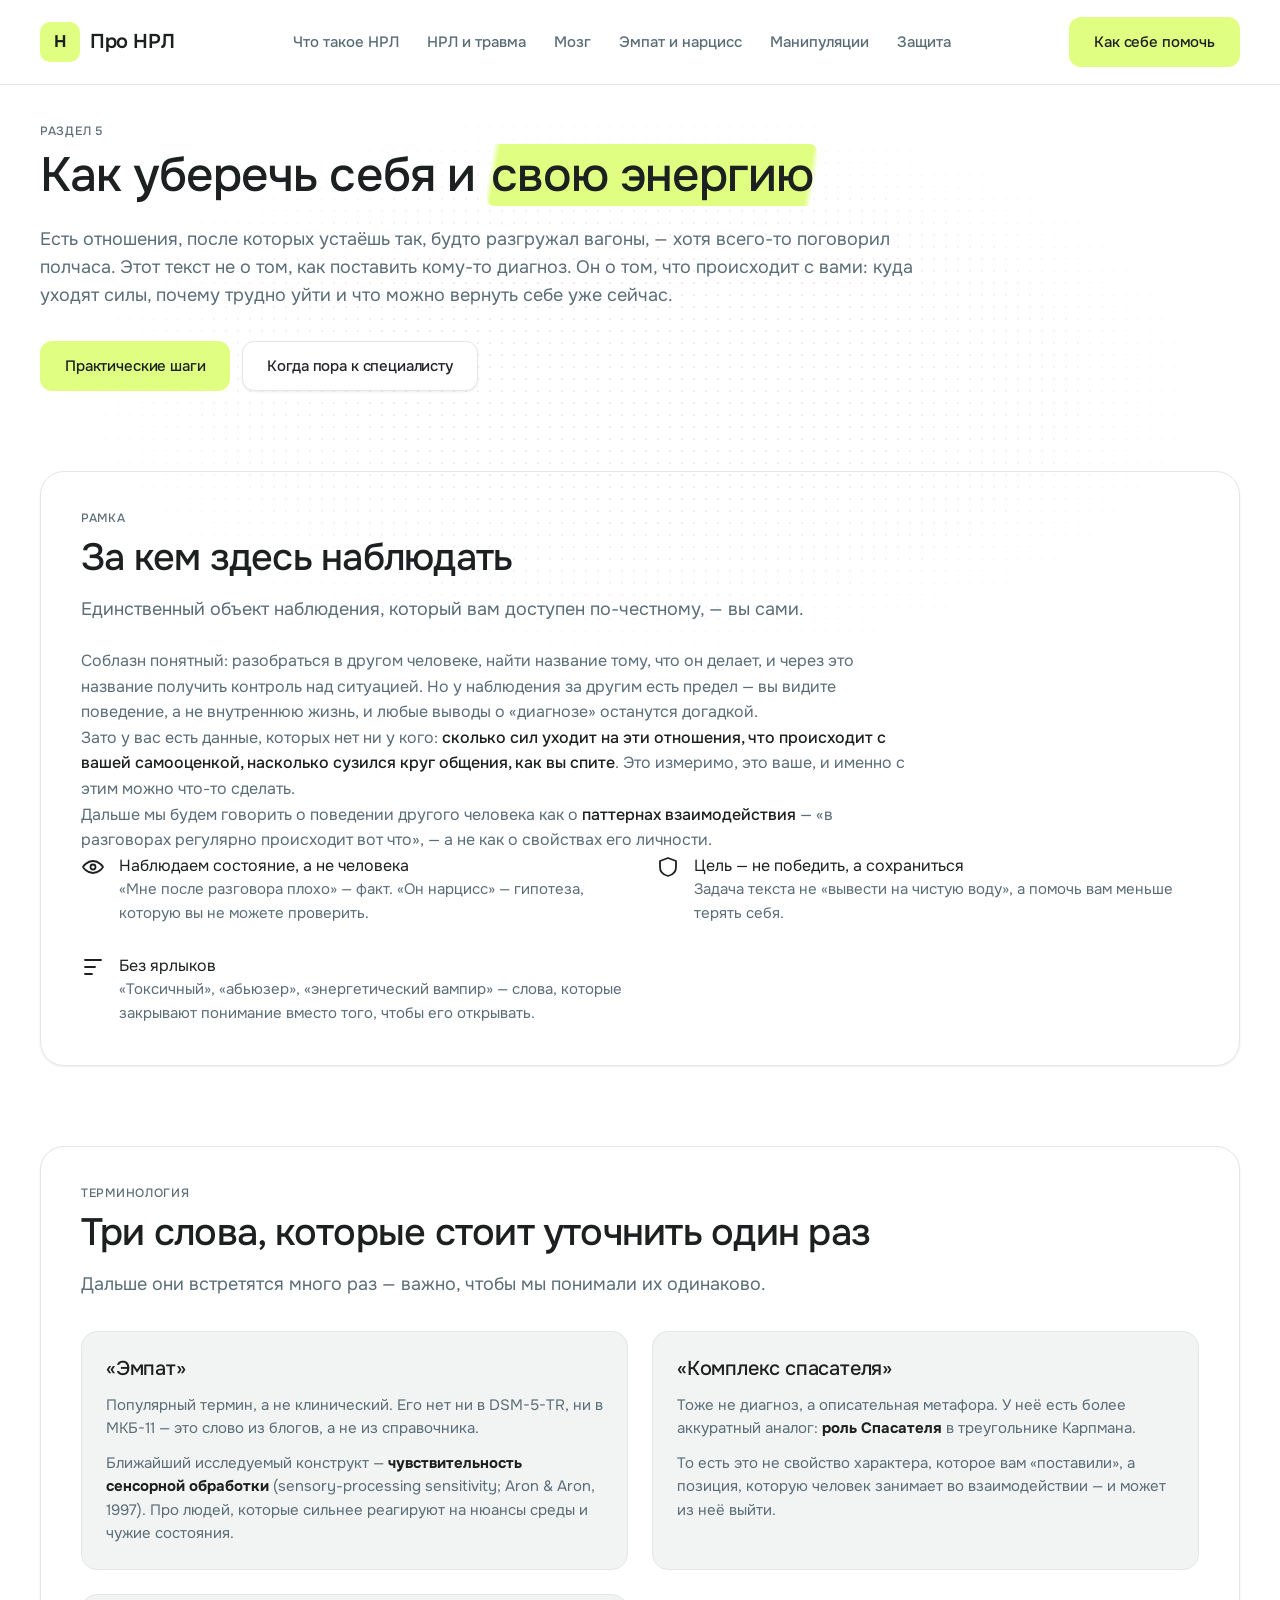
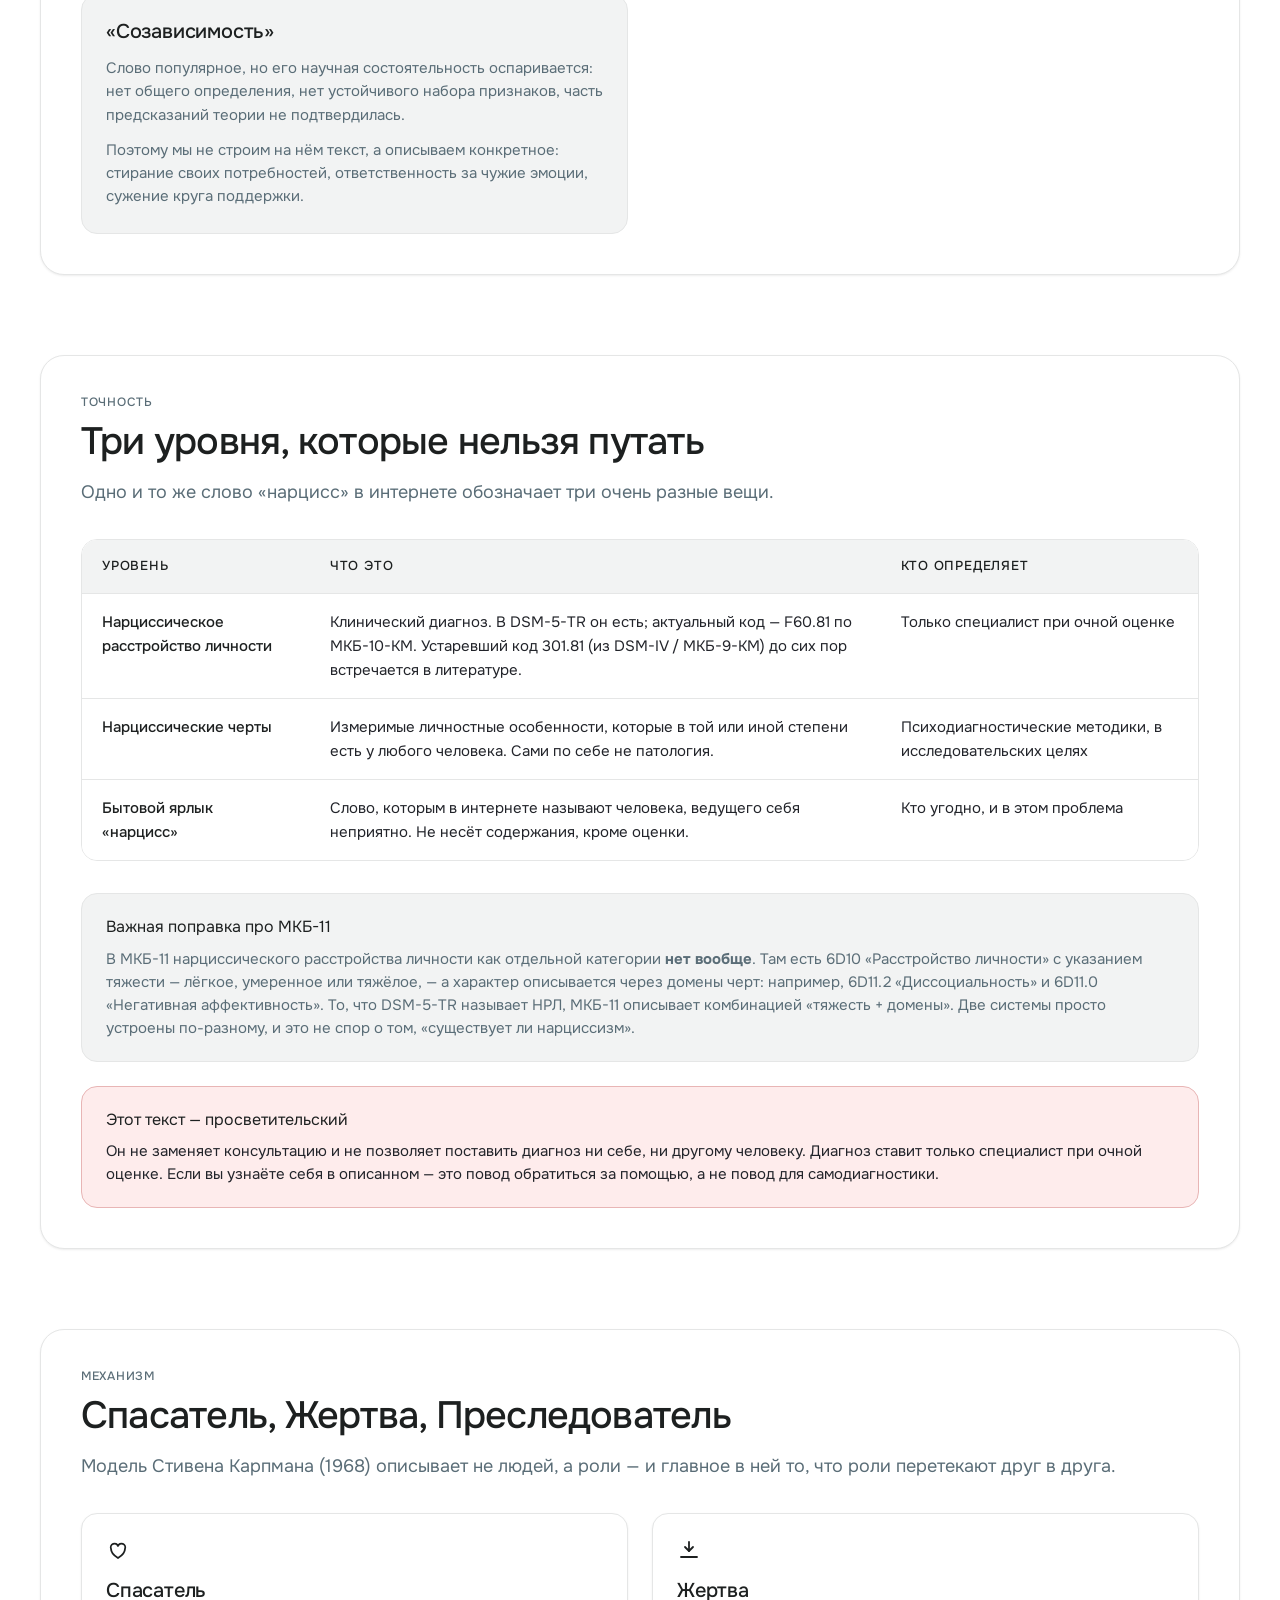
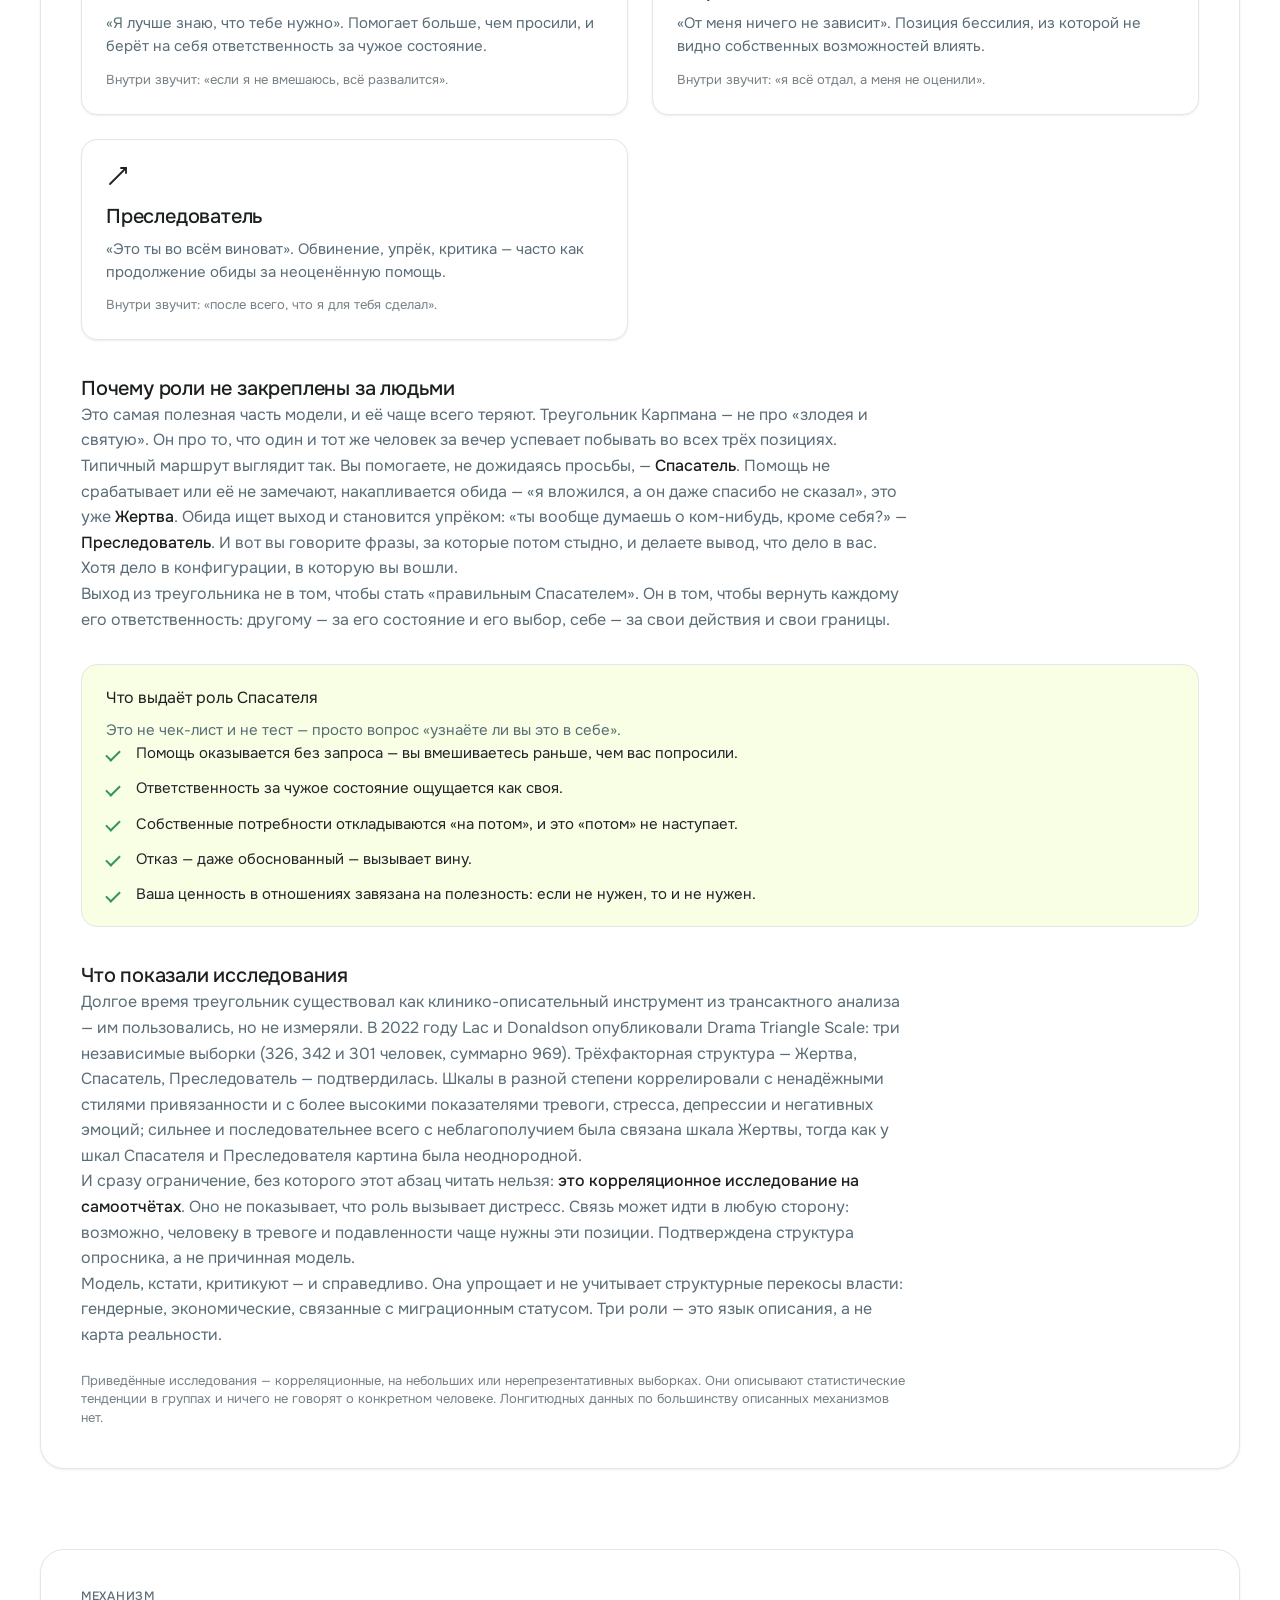
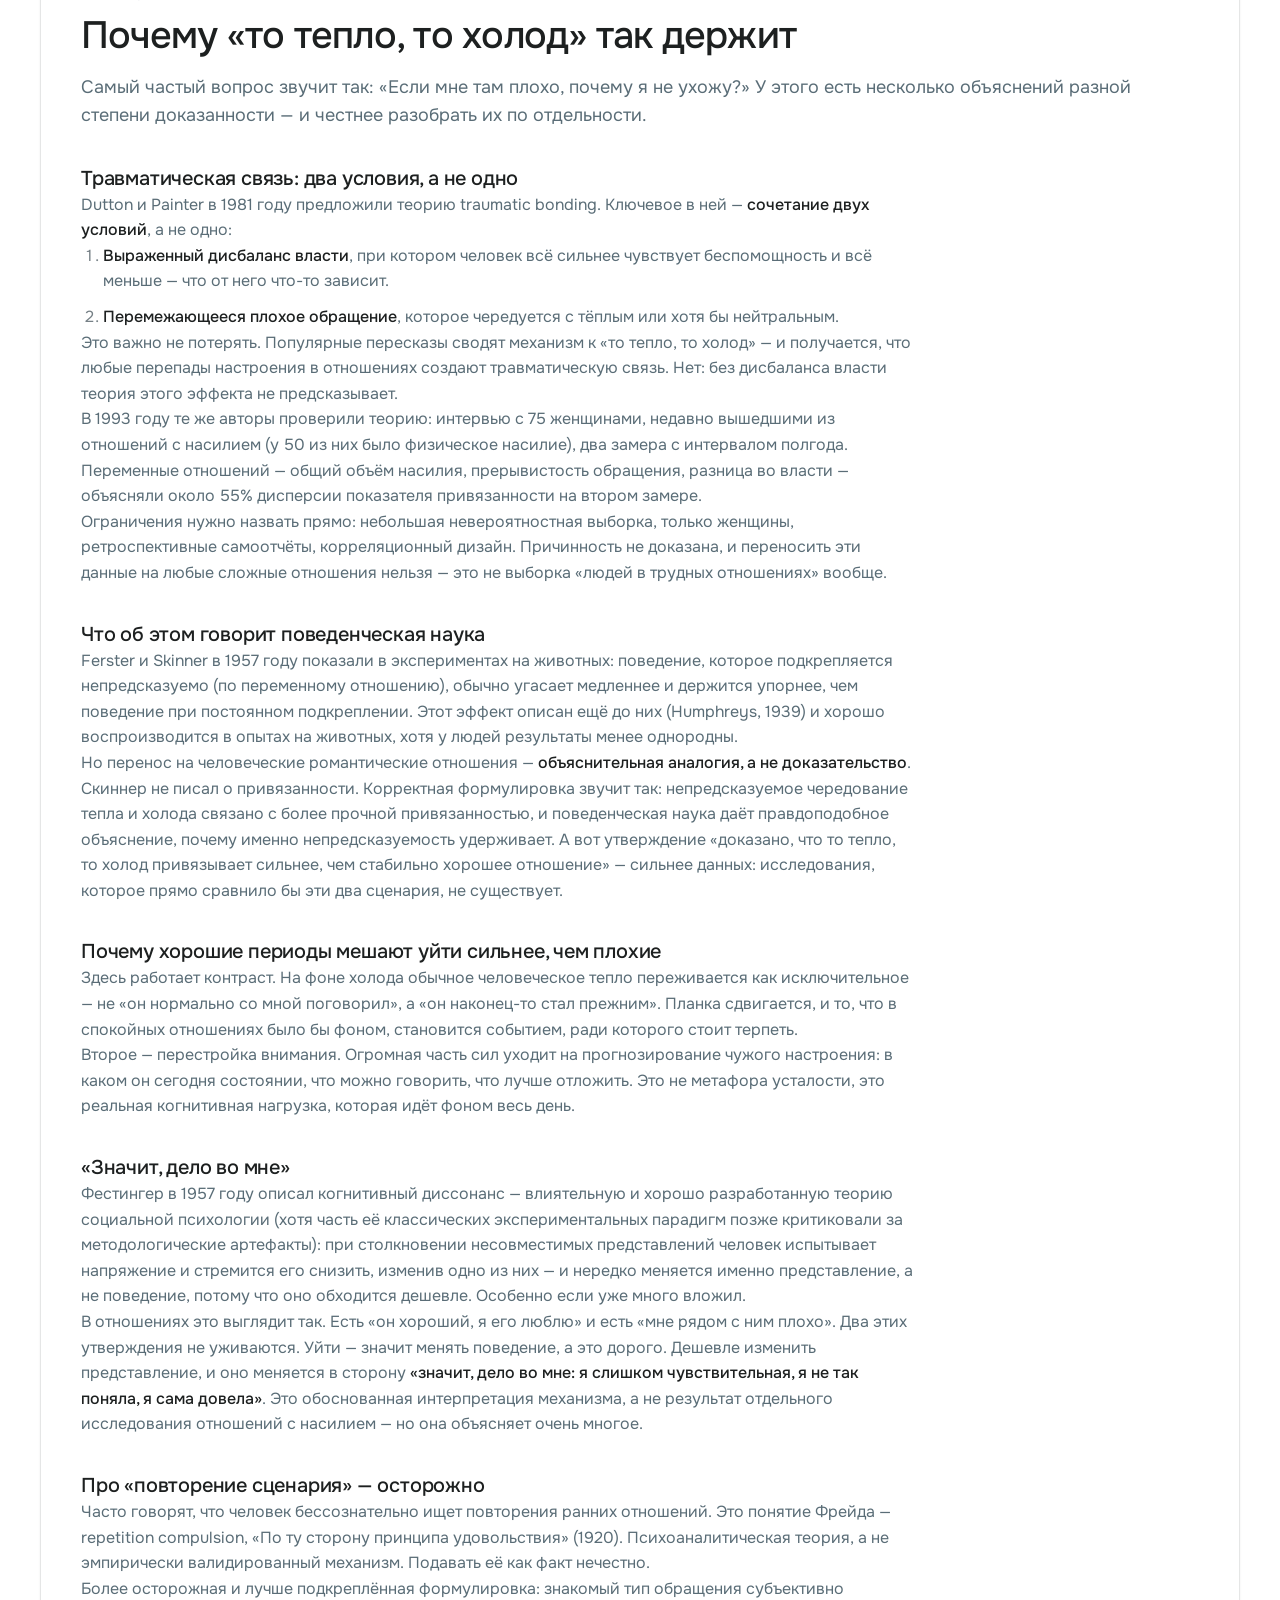
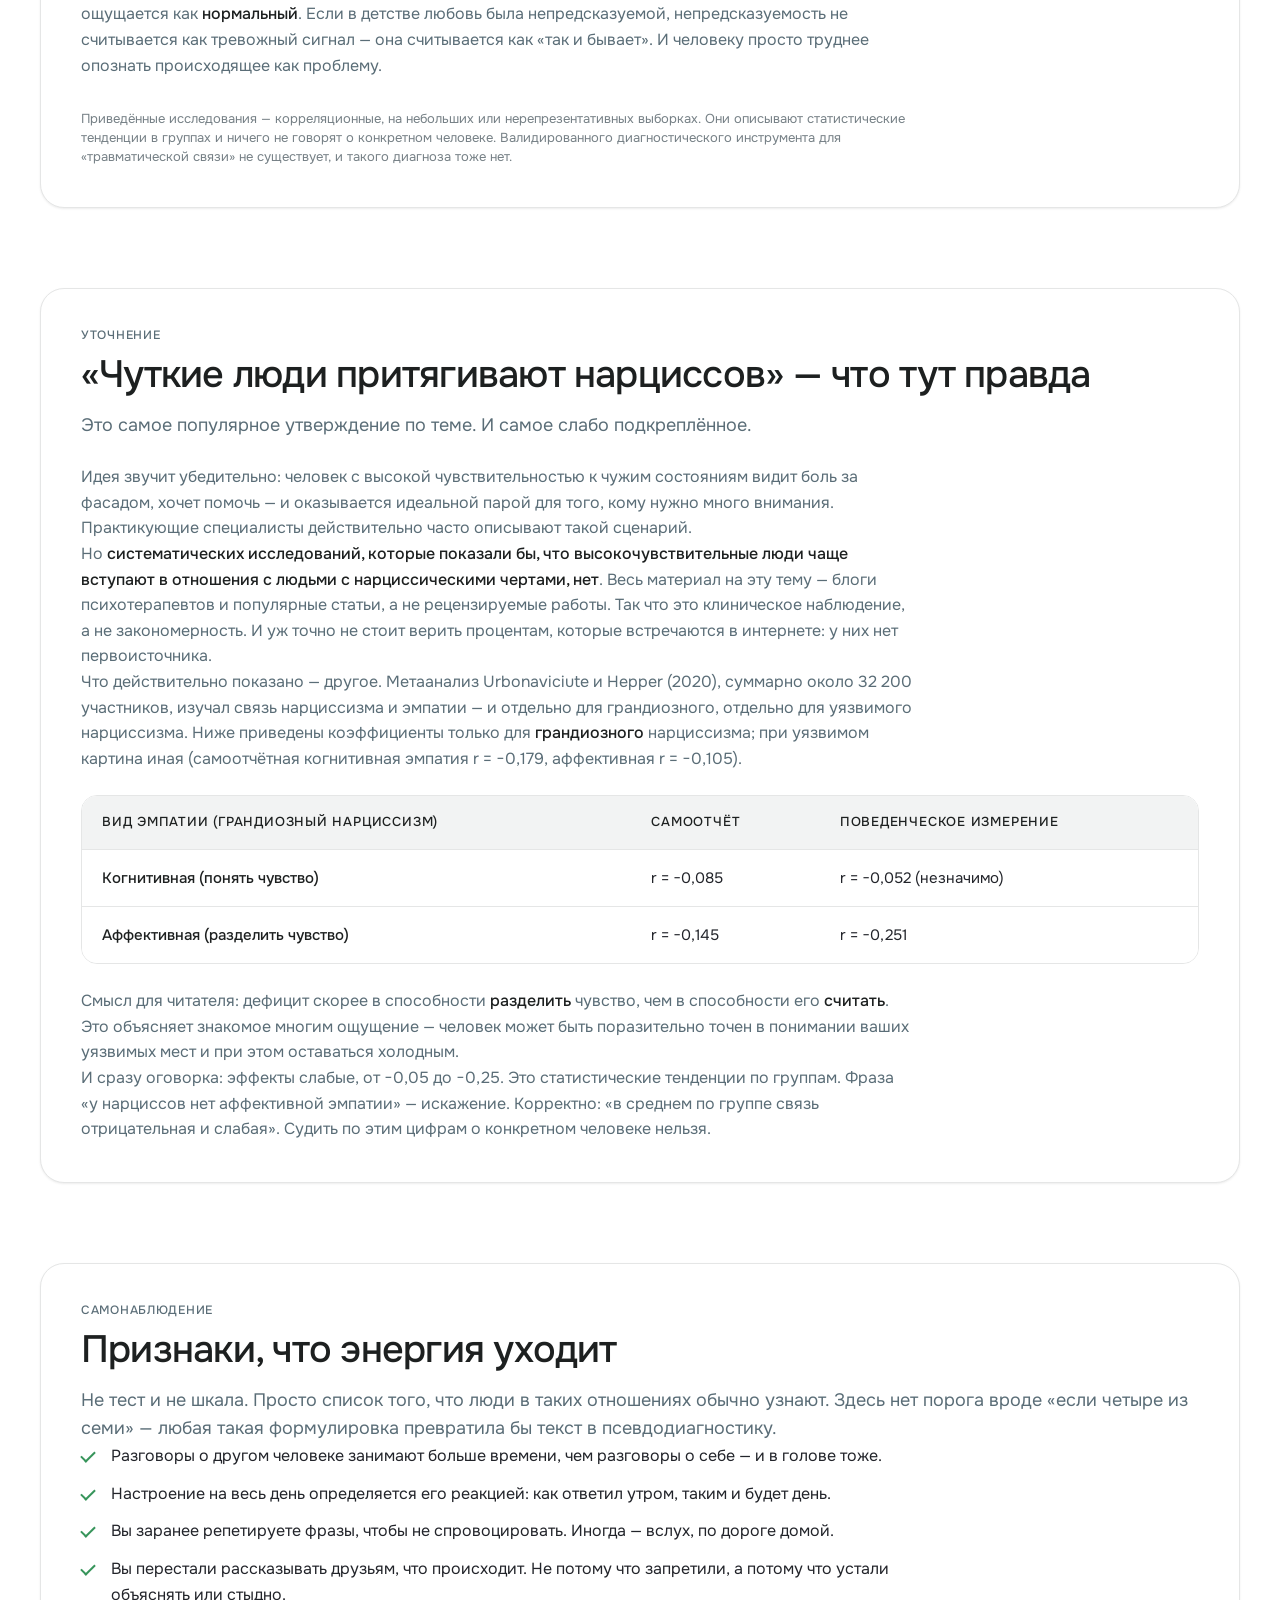
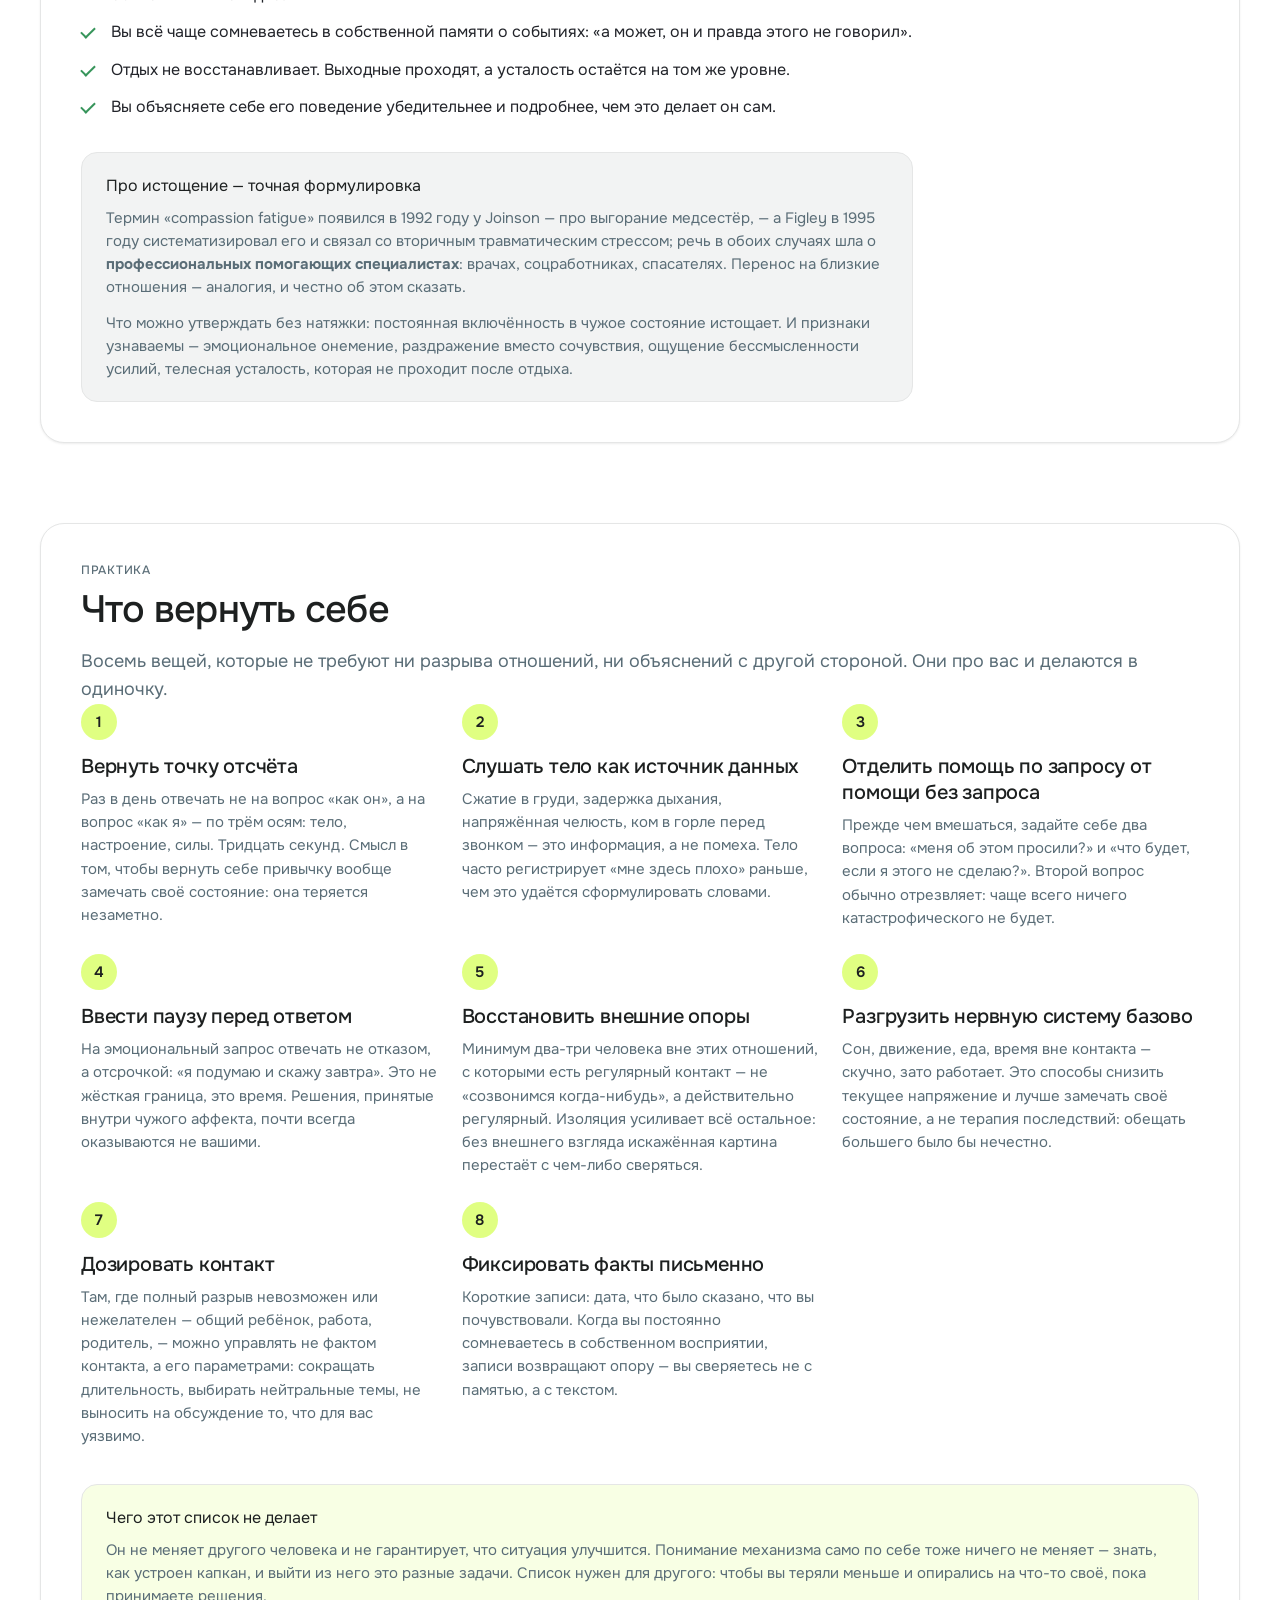
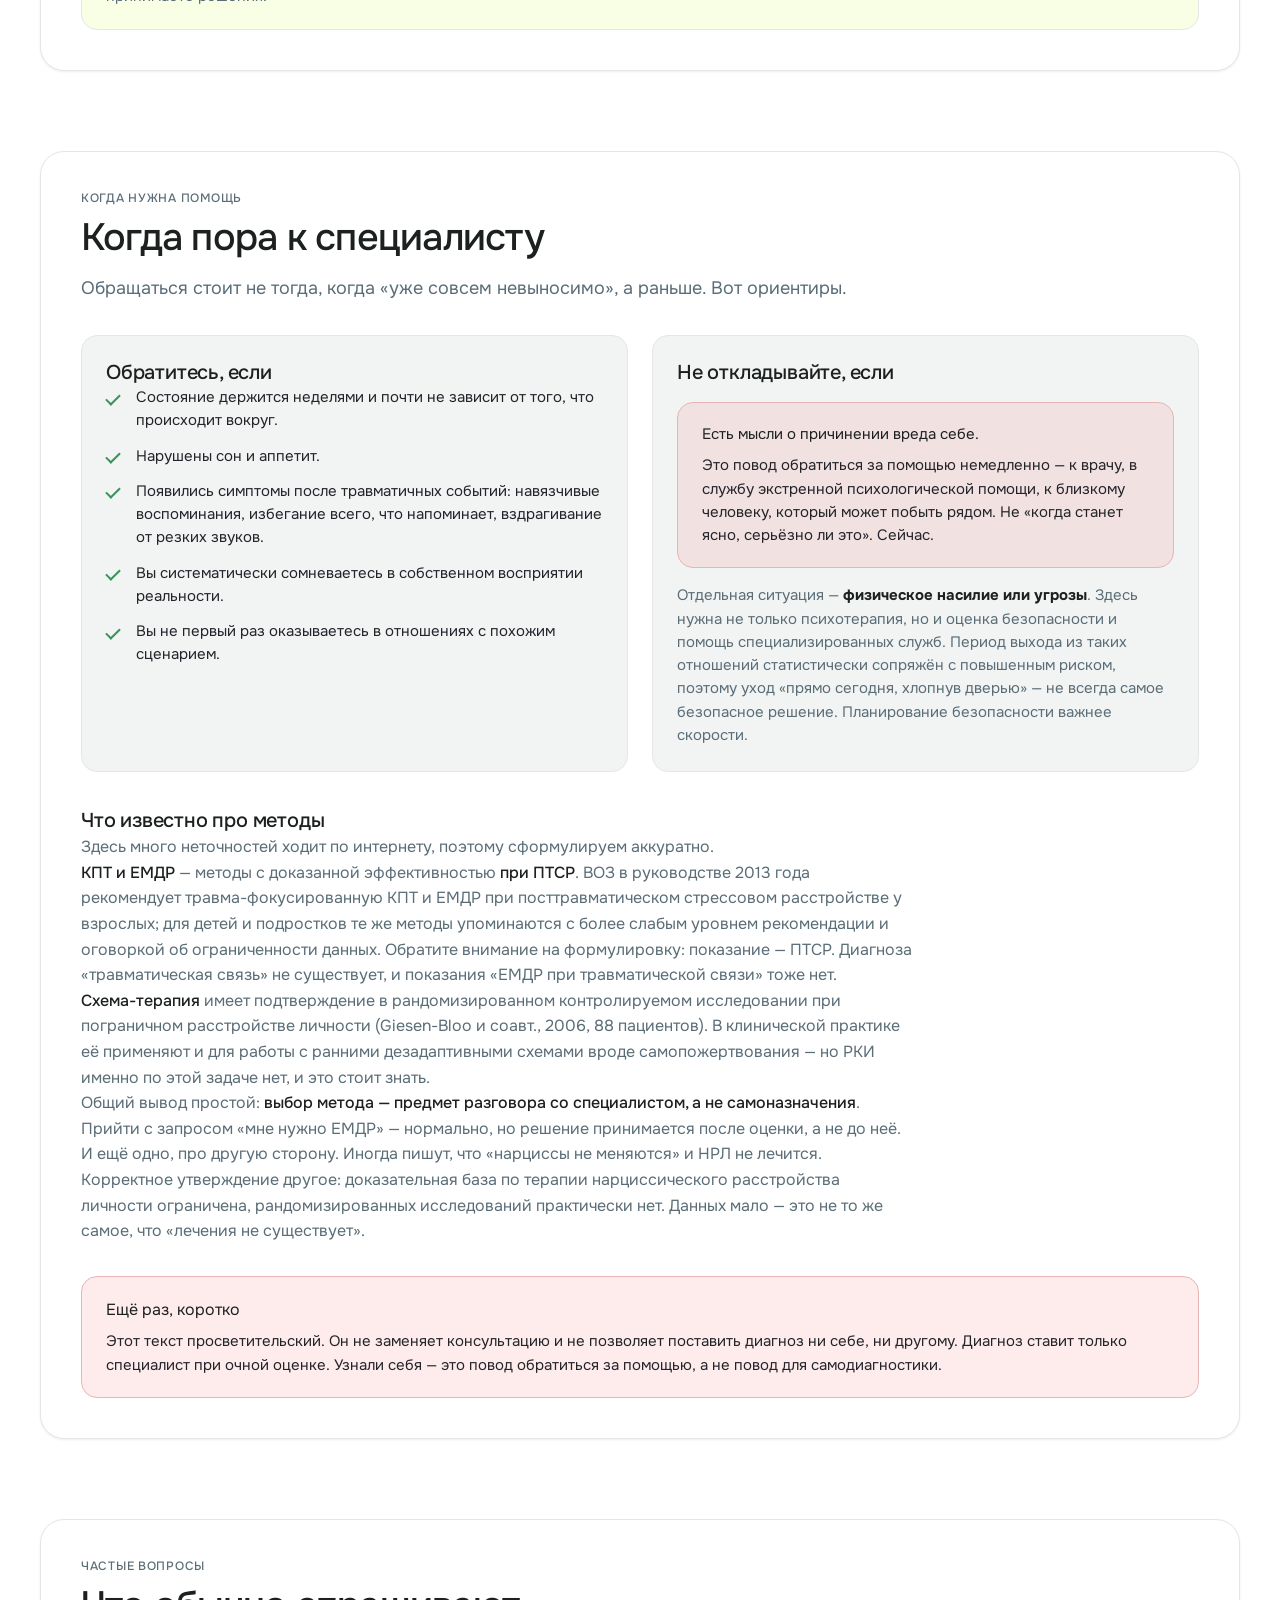
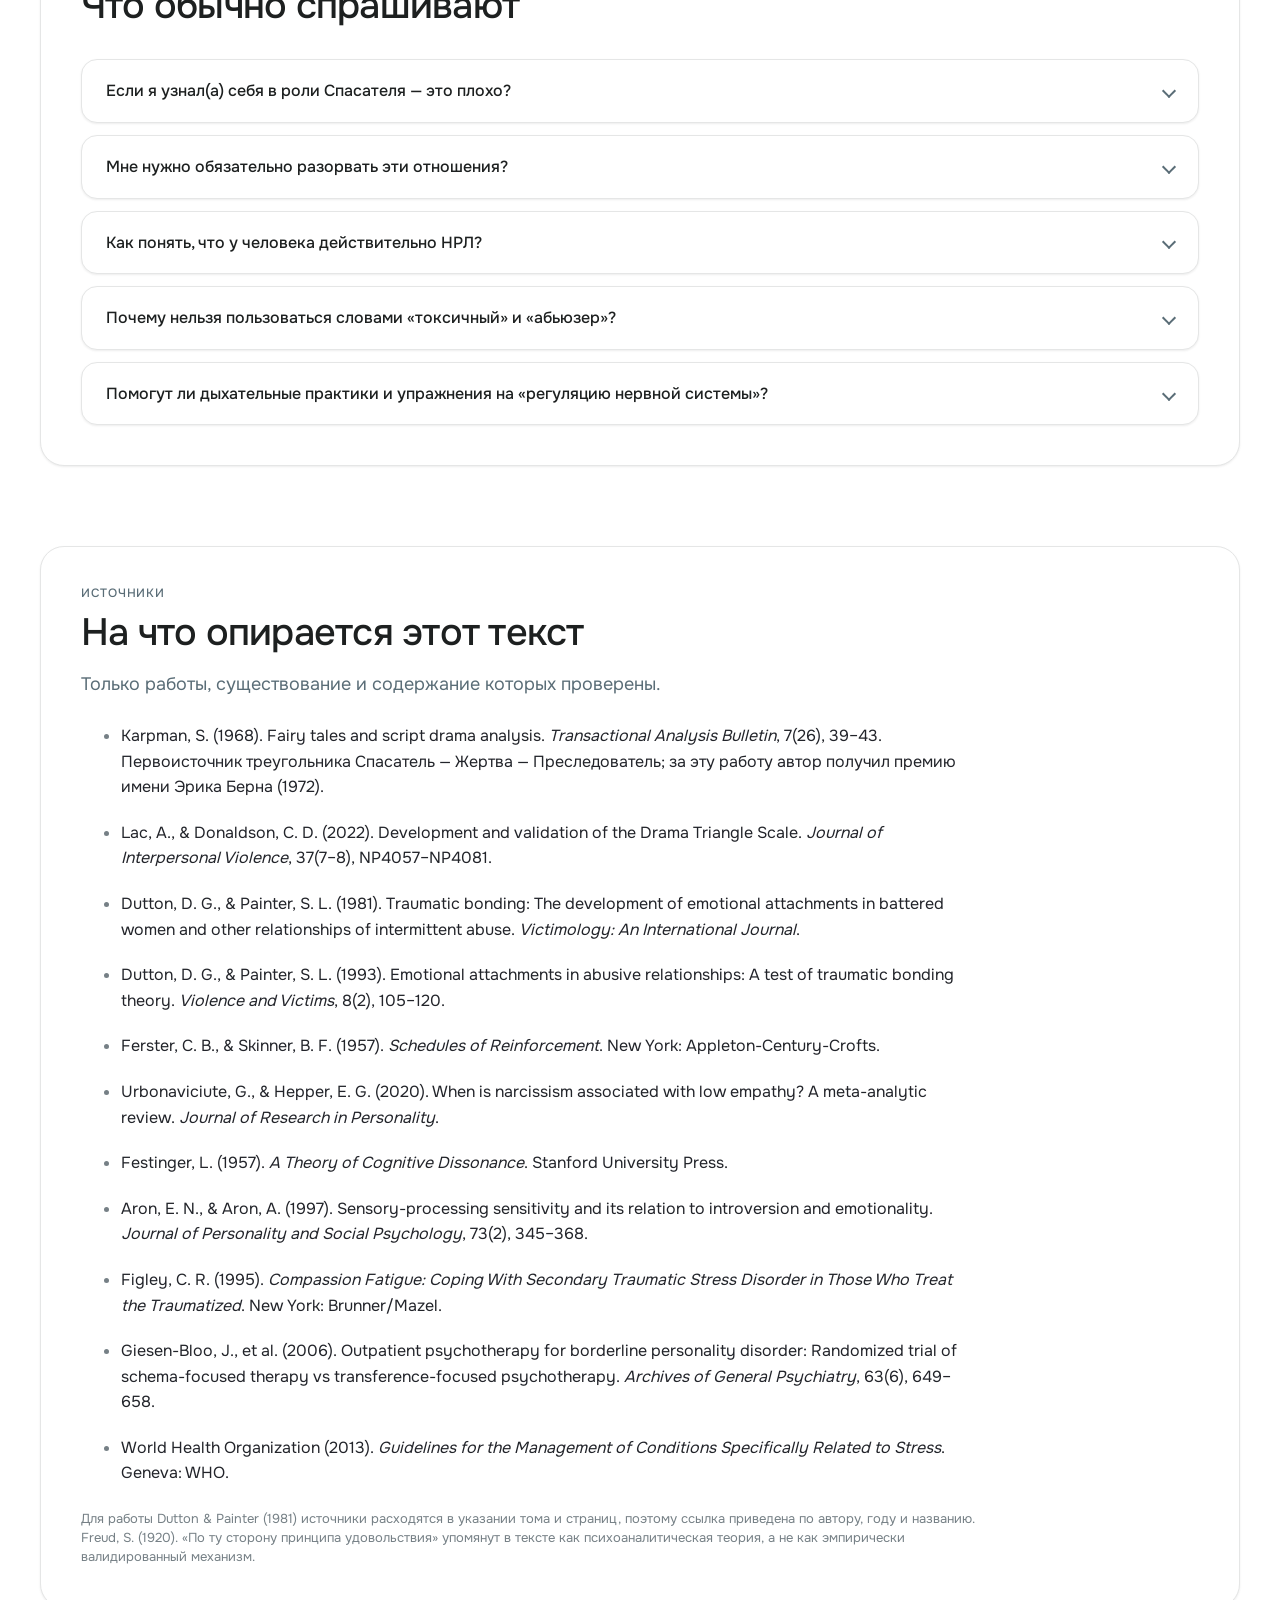
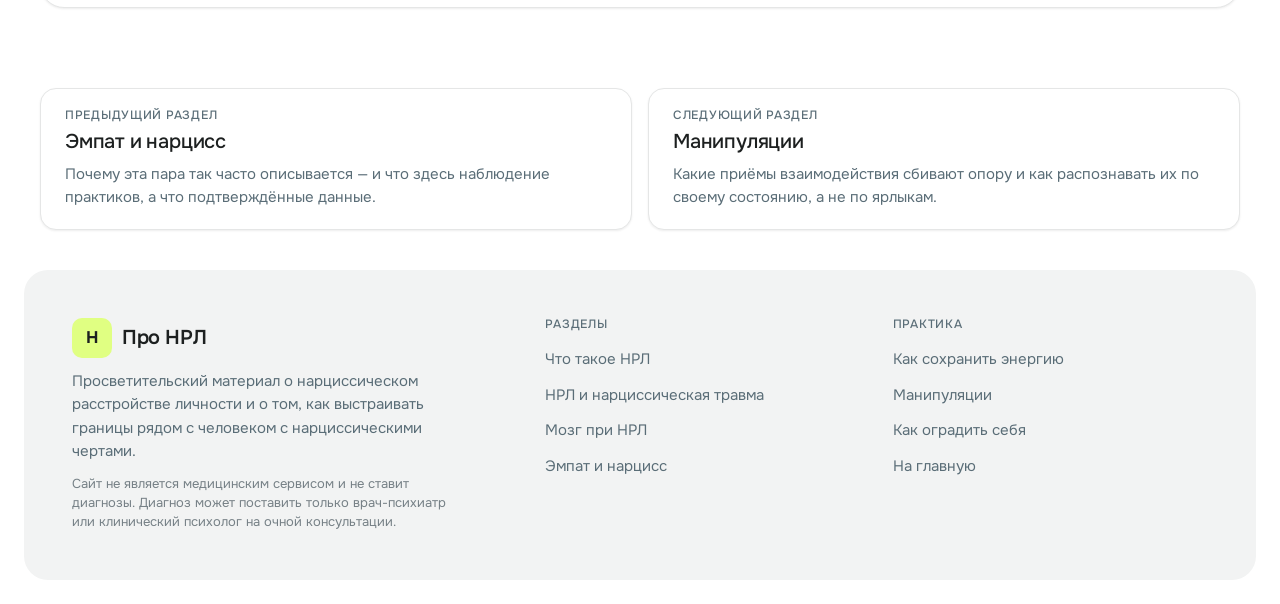
<file: kak-sohranit-energiyu.html>
<!DOCTYPE html>
<html lang="ru">
<head>
<meta charset="utf-8">
<meta name="viewport" content="width=device-width, initial-scale=1">
<title>Как уберечь себя и свою энергию — Про НРЛ</title>
<meta name="description" content="Почему чуткие люди застревают в изматывающих отношениях: роль Спасателя, треугольник Карпмана, механизм травматической связи и практические шаги, чтобы вернуть себе силы.">
<link rel="icon" href="data:image/svg+xml,<svg xmlns='http://www.w3.org/2000/svg' viewBox='0 0 100 100'><rect width='100' height='100' rx='22' fill='%23e0ff82'/><text y='72' x='50' text-anchor='middle' font-size='58' font-family='sans-serif' font-weight='700' fill='%231d2020'>Н</text></svg>">
<link rel="stylesheet" href="assets/style.css">
</head>
<body>
<a href="#main" class="sr-only">К содержанию</a>

<header class="site-header">
  <div class="bar">
    <a href="index.html" class="brand">
      <span class="brand-mark" aria-hidden="true">Н</span>
      Про НРЛ
    </a>
    <nav class="nav" aria-label="Основная навигация">
      <a href="chto-takoe-nrl.html">Что такое НРЛ</a>
      <a href="nrl-i-travma.html">НРЛ и травма</a>
      <a href="mozg.html">Мозг</a>
      <a href="empat-i-narciss.html">Эмпат и нарцисс</a>
      <a href="manipulyacii.html">Манипуляции</a>
      <a href="zashchita.html">Защита</a>
    </nav>
    <div class="header-actions">
      <button class="menu-toggle" type="button" aria-expanded="false" aria-controls="mobile-nav" onclick="var n=document.getElementById('mobile-nav');var o=n.classList.toggle('open');this.setAttribute('aria-expanded',o)">Меню</button>
      <a href="kak-sohranit-energiyu.html" class="btn btn-primary" aria-current="page" style="white-space:nowrap">Как себе помочь</a>
    </div>
  </div>
  <div class="mobile-nav" id="mobile-nav">
    <ul>
      <li><a href="chto-takoe-nrl.html">Что такое НРЛ</a></li>
      <li><a href="nrl-i-travma.html">НРЛ и нарциссическая травма</a></li>
      <li><a href="mozg.html">Мозг при НРЛ</a></li>
      <li><a href="empat-i-narciss.html">Эмпат и нарцисс</a></li>
      <li><a href="kak-sohranit-energiyu.html" aria-current="page">Как сохранить энергию</a></li>
      <li><a href="manipulyacii.html">Манипуляции</a></li>
      <li><a href="zashchita.html">Как оградить себя</a></li>
    </ul>
  </div>
</header>

<main id="main">
  <div class="container">

    <section class="section" style="position:relative">
      <div class="dot-grid" style="position:absolute;inset:0 0 auto;height:600px" aria-hidden="true"></div>
      <div style="position:relative;max-width:56rem">
        <p class="eyebrow">Раздел 5</p>
        <h1 class="h1 mt-3">Как уберечь себя и <span class="marker">свою энергию</span></h1>
        <p class="lead mt-6">Есть отношения, после которых устаёшь так, будто разгружал вагоны, — хотя всего-то поговорил полчаса. Этот текст не о том, как поставить кому-то диагноз. Он о том, что происходит с вами: куда уходят силы, почему трудно уйти и что можно вернуть себе уже сейчас.</p>
        <div class="mt-8" style="display:flex;flex-wrap:wrap;gap:12px">
          <a href="#chto-vernut" class="btn btn-primary">Практические шаги</a>
          <a href="#specialist" class="btn btn-secondary">Когда пора к специалисту</a>
        </div>
      </div>
    </section>

    <section class="section">
      <div class="card">
        <p class="eyebrow">Рамка</p>
        <h2 class="h2 mt-3">За кем здесь наблюдать</h2>
        <p class="lead mt-4">Единственный объект наблюдения, который вам доступен по-честному, — вы сами.</p>

        <div class="prose mt-6" style="max-width:52rem">
          <p>Соблазн понятный: разобраться в другом человеке, найти название тому, что он делает, и через это название получить контроль над ситуацией. Но у наблюдения за другим есть предел — вы видите поведение, а не внутреннюю жизнь, и любые выводы о «диагнозе» останутся догадкой.</p>
          <p>Зато у вас есть данные, которых нет ни у кого: <strong>сколько сил уходит на эти отношения, что происходит с вашей самооценкой, насколько сузился круг общения, как вы спите</strong>. Это измеримо, это ваше, и именно с этим можно что-то сделать.</p>
          <p>Дальше мы будем говорить о поведении другого человека как о <strong>паттернах взаимодействия</strong> — «в разговорах регулярно происходит вот что», — а не как о свойствах его личности.</p>
        </div>

        <ul class="feature-list mt-8">
          <li>
            <svg viewBox="0 0 24 24" fill="none" stroke="currentColor" stroke-width="1.8" stroke-linecap="round" stroke-linejoin="round" aria-hidden="true"><path d="M2 12s3.5-6 10-6 10 6 10 6-3.5 6-10 6-10-6-10-6Z"/><circle cx="12" cy="12" r="2.5"/></svg>
            <div>
              <p class="body ink-strong">Наблюдаем состояние, а не человека</p>
              <p class="small muted">«Мне после разговора плохо» — факт. «Он нарцисс» — гипотеза, которую вы не можете проверить.</p>
            </div>
          </li>
          <li>
            <svg viewBox="0 0 24 24" fill="none" stroke="currentColor" stroke-width="1.8" stroke-linecap="round" stroke-linejoin="round" aria-hidden="true"><path d="M12 3 4 6v6c0 4.5 3.2 7.8 8 9 4.8-1.2 8-4.5 8-9V6l-8-3Z"/></svg>
            <div>
              <p class="body ink-strong">Цель — не победить, а сохраниться</p>
              <p class="small muted">Задача текста не «вывести на чистую воду», а помочь вам меньше терять себя.</p>
            </div>
          </li>
          <li>
            <svg viewBox="0 0 24 24" fill="none" stroke="currentColor" stroke-width="1.8" stroke-linecap="round" stroke-linejoin="round" aria-hidden="true"><path d="M4 5h16"/><path d="M4 12h10"/><path d="M4 19h7"/></svg>
            <div>
              <p class="body ink-strong">Без ярлыков</p>
              <p class="small muted">«Токсичный», «абьюзер», «энергетический вампир» — слова, которые закрывают понимание вместо того, чтобы его открывать.</p>
            </div>
          </li>
        </ul>
      </div>
    </section>

    <section class="section">
      <div class="card">
        <p class="eyebrow">Терминология</p>
        <h2 class="h2 mt-3">Три слова, которые стоит уточнить один раз</h2>
        <p class="lead mt-4">Дальше они встретятся много раз — важно, чтобы мы понимали их одинаково.</p>

        <div class="grid grid-3 mt-8">
          <div class="card-sunken">
            <h3 class="h3">«Эмпат»</h3>
            <p class="small muted mt-3">Популярный термин, а не клинический. Его нет ни в DSM-5-TR, ни в МКБ-11 — это слово из блогов, а не из справочника.</p>
            <p class="small muted mt-3">Ближайший исследуемый конструкт — <strong class="ink-strong">чувствительность сенсорной обработки</strong> (sensory-processing sensitivity; Aron &amp; Aron, 1997). Про людей, которые сильнее реагируют на нюансы среды и чужие состояния.</p>
          </div>
          <div class="card-sunken">
            <h3 class="h3">«Комплекс спасателя»</h3>
            <p class="small muted mt-3">Тоже не диагноз, а описательная метафора. У неё есть более аккуратный аналог: <strong class="ink-strong">роль Спасателя</strong> в треугольнике Карпмана.</p>
            <p class="small muted mt-3">То есть это не свойство характера, которое вам «поставили», а позиция, которую человек занимает во взаимодействии — и может из неё выйти.</p>
          </div>
          <div class="card-sunken">
            <h3 class="h3">«Созависимость»</h3>
            <p class="small muted mt-3">Слово популярное, но его научная состоятельность оспаривается: нет общего определения, нет устойчивого набора признаков, часть предсказаний теории не подтвердилась.</p>
            <p class="small muted mt-3">Поэтому мы не строим на нём текст, а описываем конкретное: стирание своих потребностей, ответственность за чужие эмоции, сужение круга поддержки.</p>
          </div>
        </div>
      </div>
    </section>

    <section class="section scroll-anchor" id="tri-urovnya">
      <div class="card">
        <p class="eyebrow">Точность</p>
        <h2 class="h2 mt-3">Три уровня, которые нельзя путать</h2>
        <p class="lead mt-4">Одно и то же слово «нарцисс» в интернете обозначает три очень разные вещи.</p>

        <div class="table-wrap mt-8">
          <table class="compare">
            <thead>
              <tr>
                <th>Уровень</th>
                <th>Что это</th>
                <th>Кто определяет</th>
              </tr>
            </thead>
            <tbody>
              <tr>
                <td>Нарциссическое расстройство личности</td>
                <td>Клинический диагноз. В DSM-5-TR он есть; актуальный код — F60.81 по МКБ-10-КМ. Устаревший код 301.81 (из DSM-IV / МКБ-9-КМ) до сих пор встречается в литературе.</td>
                <td>Только специалист при очной оценке</td>
              </tr>
              <tr>
                <td>Нарциссические черты</td>
                <td>Измеримые личностные особенности, которые в той или иной степени есть у любого человека. Сами по себе не патология.</td>
                <td>Психодиагностические методики, в исследовательских целях</td>
              </tr>
              <tr>
                <td>Бытовой ярлык «нарцисс»</td>
                <td>Слово, которым в интернете называют человека, ведущего себя неприятно. Не несёт содержания, кроме оценки.</td>
                <td>Кто угодно, и в этом проблема</td>
              </tr>
            </tbody>
          </table>
        </div>

        <div class="callout mt-8">
          <p class="body ink-strong">Важная поправка про МКБ-11</p>
          <p class="small muted mt-2">В МКБ-11 нарциссического расстройства личности как отдельной категории <strong>нет вообще</strong>. Там есть 6D10 «Расстройство личности» с указанием тяжести — лёгкое, умеренное или тяжёлое, — а характер описывается через домены черт: например, 6D11.2 «Диссоциальность» и 6D11.0 «Негативная аффективность». То, что DSM-5-TR называет НРЛ, МКБ-11 описывает комбинацией «тяжесть + домены». Две системы просто устроены по-разному, и это не спор о том, «существует ли нарциссизм».</p>
        </div>

        <div class="callout-warn mt-6">
          <p class="body ink-strong">Этот текст — просветительский</p>
          <p class="small mt-2">Он не заменяет консультацию и не позволяет поставить диагноз ни себе, ни другому человеку. Диагноз ставит только специалист при очной оценке. Если вы узнаёте себя в описанном — это повод обратиться за помощью, а не повод для самодиагностики.</p>
        </div>
      </div>
    </section>

    <section class="section scroll-anchor" id="treugolnik">
      <div class="card">
        <p class="eyebrow">Механизм</p>
        <h2 class="h2 mt-3">Спасатель, Жертва, Преследователь</h2>
        <p class="lead mt-4">Модель Стивена Карпмана (1968) описывает не людей, а роли — и главное в ней то, что роли перетекают друг в друга.</p>

        <div class="grid grid-3 mt-8">
          <div class="card-sm">
            <svg viewBox="0 0 24 24" fill="none" stroke="currentColor" stroke-width="1.8" stroke-linecap="round" stroke-linejoin="round" aria-hidden="true" width="24" height="24" style="color:var(--ink-strong)"><path d="M12 20s-7-4.3-7-9.3A3.7 3.7 0 0 1 12 8a3.7 3.7 0 0 1 7 2.7C19 15.7 12 20 12 20Z"/></svg>
            <h3 class="h3 mt-4">Спасатель</h3>
            <p class="small muted mt-2">«Я лучше знаю, что тебе нужно». Помогает больше, чем просили, и берёт на себя ответственность за чужое состояние.</p>
            <p class="caption muted-soft mt-3">Внутри звучит: «если я не вмешаюсь, всё развалится».</p>
          </div>
          <div class="card-sm">
            <svg viewBox="0 0 24 24" fill="none" stroke="currentColor" stroke-width="1.8" stroke-linecap="round" stroke-linejoin="round" aria-hidden="true" width="24" height="24" style="color:var(--ink-strong)"><path d="M12 4v9"/><path d="m8 9 4 4 4-4"/><path d="M4 19h16"/></svg>
            <h3 class="h3 mt-4">Жертва</h3>
            <p class="small muted mt-2">«От меня ничего не зависит». Позиция бессилия, из которой не видно собственных возможностей влиять.</p>
            <p class="caption muted-soft mt-3">Внутри звучит: «я всё отдал, а меня не оценили».</p>
          </div>
          <div class="card-sm">
            <svg viewBox="0 0 24 24" fill="none" stroke="currentColor" stroke-width="1.8" stroke-linecap="round" stroke-linejoin="round" aria-hidden="true" width="24" height="24" style="color:var(--ink-strong)"><path d="M4 20 20 4"/><path d="M15 4h5v5"/></svg>
            <h3 class="h3 mt-4">Преследователь</h3>
            <p class="small muted mt-2">«Это ты во всём виноват». Обвинение, упрёк, критика — часто как продолжение обиды за неоценённую помощь.</p>
            <p class="caption muted-soft mt-3">Внутри звучит: «после всего, что я для тебя сделал».</p>
          </div>
        </div>

        <div class="prose mt-8" style="max-width:52rem">
          <h3 class="h3">Почему роли не закреплены за людьми</h3>
          <p>Это самая полезная часть модели, и её чаще всего теряют. Треугольник Карпмана — не про «злодея и святую». Он про то, что один и тот же человек за вечер успевает побывать во всех трёх позициях.</p>
          <p>Типичный маршрут выглядит так. Вы помогаете, не дожидаясь просьбы, — <strong>Спасатель</strong>. Помощь не срабатывает или её не замечают, накапливается обида — «я вложился, а он даже спасибо не сказал», это уже <strong>Жертва</strong>. Обида ищет выход и становится упрёком: «ты вообще думаешь о ком-нибудь, кроме себя?» — <strong>Преследователь</strong>. И вот вы говорите фразы, за которые потом стыдно, и делаете вывод, что дело в вас. Хотя дело в конфигурации, в которую вы вошли.</p>
          <p>Выход из треугольника не в том, чтобы стать «правильным Спасателем». Он в том, чтобы вернуть каждому его ответственность: другому — за его состояние и его выбор, себе — за свои действия и свои границы.</p>
        </div>

        <div class="callout-accent mt-8">
          <p class="body ink-strong">Что выдаёт роль Спасателя</p>
          <p class="small muted mt-2">Это не чек-лист и не тест — просто вопрос «узнаёте ли вы это в себе».</p>
          <ul class="check-list small mt-4">
            <li>Помощь оказывается без запроса — вы вмешиваетесь раньше, чем вас попросили.</li>
            <li>Ответственность за чужое состояние ощущается как своя.</li>
            <li>Собственные потребности откладываются «на потом», и это «потом» не наступает.</li>
            <li>Отказ — даже обоснованный — вызывает вину.</li>
            <li>Ваша ценность в отношениях завязана на полезность: если не нужен, то и не нужен.</li>
          </ul>
        </div>

        <div class="prose mt-8" style="max-width:52rem">
          <h3 class="h3">Что показали исследования</h3>
          <p>Долгое время треугольник существовал как клинико-описательный инструмент из трансактного анализа — им пользовались, но не измеряли. В 2022 году Lac и Donaldson опубликовали Drama Triangle Scale: три независимые выборки (326, 342 и 301 человек, суммарно 969). Трёхфакторная структура — Жертва, Спасатель, Преследователь — подтвердилась. Шкалы в разной степени коррелировали с ненадёжными стилями привязанности и с более высокими показателями тревоги, стресса, депрессии и негативных эмоций; сильнее и последовательнее всего с неблагополучием была связана шкала Жертвы, тогда как у шкал Спасателя и Преследователя картина была неоднородной.</p>
          <p>И сразу ограничение, без которого этот абзац читать нельзя: <strong>это корреляционное исследование на самоотчётах</strong>. Оно не показывает, что роль вызывает дистресс. Связь может идти в любую сторону: возможно, человеку в тревоге и подавленности чаще нужны эти позиции. Подтверждена структура опросника, а не причинная модель.</p>
          <p>Модель, кстати, критикуют — и справедливо. Она упрощает и не учитывает структурные перекосы власти: гендерные, экономические, связанные с миграционным статусом. Три роли — это язык описания, а не карта реальности.</p>
        </div>

        <p class="caption muted-soft mt-6" style="max-width:52rem">Приведённые исследования — корреляционные, на небольших или нерепрезентативных выборках. Они описывают статистические тенденции в группах и ничего не говорят о конкретном человеке. Лонгитюдных данных по большинству описанных механизмов нет.</p>
      </div>
    </section>

    <section class="section scroll-anchor" id="privyazannost">
      <div class="card">
        <p class="eyebrow">Механизм</p>
        <h2 class="h2 mt-3">Почему «то тепло, то холод» так держит</h2>
        <p class="lead mt-4">Самый частый вопрос звучит так: «Если мне там плохо, почему я не ухожу?» У этого есть несколько объяснений разной степени доказанности — и честнее разобрать их по отдельности.</p>

        <div class="prose mt-8" style="max-width:52rem">
          <h3 class="h3">Травматическая связь: два условия, а не одно</h3>
          <p>Dutton и Painter в 1981 году предложили теорию traumatic bonding. Ключевое в ней — <strong>сочетание двух условий</strong>, а не одно:</p>
          <ol>
            <li><strong>Выраженный дисбаланс власти</strong>, при котором человек всё сильнее чувствует беспомощность и всё меньше — что от него что-то зависит.</li>
            <li><strong>Перемежающееся плохое обращение</strong>, которое чередуется с тёплым или хотя бы нейтральным.</li>
          </ol>
          <p>Это важно не потерять. Популярные пересказы сводят механизм к «то тепло, то холод» — и получается, что любые перепады настроения в отношениях создают травматическую связь. Нет: без дисбаланса власти теория этого эффекта не предсказывает.</p>
          <p>В 1993 году те же авторы проверили теорию: интервью с 75 женщинами, недавно вышедшими из отношений с насилием (у 50 из них было физическое насилие), два замера с интервалом полгода. Переменные отношений — общий объём насилия, прерывистость обращения, разница во власти — объясняли около 55% дисперсии показателя привязанности на втором замере.</p>
          <p>Ограничения нужно назвать прямо: небольшая невероятностная выборка, только женщины, ретроспективные самоотчёты, корреляционный дизайн. Причинность не доказана, и переносить эти данные на любые сложные отношения нельзя — это не выборка «людей в трудных отношениях» вообще.</p>

          <h3 class="h3">Что об этом говорит поведенческая наука</h3>
          <p>Ferster и Skinner в 1957 году показали в экспериментах на животных: поведение, которое подкрепляется непредсказуемо (по переменному отношению), обычно угасает медленнее и держится упорнее, чем поведение при постоянном подкреплении. Этот эффект описан ещё до них (Humphreys, 1939) и хорошо воспроизводится в опытах на животных, хотя у людей результаты менее однородны.</p>
          <p>Но перенос на человеческие романтические отношения — <strong>объяснительная аналогия, а не доказательство</strong>. Скиннер не писал о привязанности. Корректная формулировка звучит так: непредсказуемое чередование тепла и холода связано с более прочной привязанностью, и поведенческая наука даёт правдоподобное объяснение, почему именно непредсказуемость удерживает. А вот утверждение «доказано, что то тепло, то холод привязывает сильнее, чем стабильно хорошее отношение» — сильнее данных: исследования, которое прямо сравнило бы эти два сценария, не существует.</p>

          <h3 class="h3">Почему хорошие периоды мешают уйти сильнее, чем плохие</h3>
          <p>Здесь работает контраст. На фоне холода обычное человеческое тепло переживается как исключительное — не «он нормально со мной поговорил», а «он наконец-то стал прежним». Планка сдвигается, и то, что в спокойных отношениях было бы фоном, становится событием, ради которого стоит терпеть.</p>
          <p>Второе — перестройка внимания. Огромная часть сил уходит на прогнозирование чужого настроения: в каком он сегодня состоянии, что можно говорить, что лучше отложить. Это не метафора усталости, это реальная когнитивная нагрузка, которая идёт фоном весь день.</p>

          <h3 class="h3">«Значит, дело во мне»</h3>
          <p>Фестингер в 1957 году описал когнитивный диссонанс — влиятельную и хорошо разработанную теорию социальной психологии (хотя часть её классических экспериментальных парадигм позже критиковали за методологические артефакты): при столкновении несовместимых представлений человек испытывает напряжение и стремится его снизить, изменив одно из них — и нередко меняется именно представление, а не поведение, потому что оно обходится дешевле. Особенно если уже много вложил.</p>
          <p>В отношениях это выглядит так. Есть «он хороший, я его люблю» и есть «мне рядом с ним плохо». Два этих утверждения не уживаются. Уйти — значит менять поведение, а это дорого. Дешевле изменить представление, и оно меняется в сторону <strong>«значит, дело во мне: я слишком чувствительная, я не так поняла, я сама довела»</strong>. Это обоснованная интерпретация механизма, а не результат отдельного исследования отношений с насилием — но она объясняет очень многое.</p>

          <h3 class="h3">Про «повторение сценария» — осторожно</h3>
          <p>Часто говорят, что человек бессознательно ищет повторения ранних отношений. Это понятие Фрейда — repetition compulsion, «По ту сторону принципа удовольствия» (1920). Психоаналитическая теория, а не эмпирически валидированный механизм. Подавать её как факт нечестно.</p>
          <p>Более осторожная и лучше подкреплённая формулировка: знакомый тип обращения субъективно ощущается как <strong>нормальный</strong>. Если в детстве любовь была непредсказуемой, непредсказуемость не считывается как тревожный сигнал — она считывается как «так и бывает». И человеку просто труднее опознать происходящее как проблему.</p>
        </div>

        <p class="caption muted-soft mt-8" style="max-width:52rem">Приведённые исследования — корреляционные, на небольших или нерепрезентативных выборках. Они описывают статистические тенденции в группах и ничего не говорят о конкретном человеке. Валидированного диагностического инструмента для «травматической связи» не существует, и такого диагноза тоже нет.</p>
      </div>
    </section>

    <section class="section">
      <div class="card">
        <p class="eyebrow">Уточнение</p>
        <h2 class="h2 mt-3">«Чуткие люди притягивают нарциссов» — что тут правда</h2>
        <p class="lead mt-4">Это самое популярное утверждение по теме. И самое слабо подкреплённое.</p>

        <div class="prose mt-6" style="max-width:52rem">
          <p>Идея звучит убедительно: человек с высокой чувствительностью к чужим состояниям видит боль за фасадом, хочет помочь — и оказывается идеальной парой для того, кому нужно много внимания. Практикующие специалисты действительно часто описывают такой сценарий.</p>
          <p>Но <strong>систематических исследований, которые показали бы, что высокочувствительные люди чаще вступают в отношения с людьми с нарциссическими чертами, нет</strong>. Весь материал на эту тему — блоги психотерапевтов и популярные статьи, а не рецензируемые работы. Так что это клиническое наблюдение, а не закономерность. И уж точно не стоит верить процентам, которые встречаются в интернете: у них нет первоисточника.</p>
          <p>Что действительно показано — другое. Метаанализ Urbonaviciute и Hepper (2020), суммарно около 32 200 участников, изучал связь нарциссизма и эмпатии — и отдельно для грандиозного, отдельно для уязвимого нарциссизма. Ниже приведены коэффициенты только для <strong>грандиозного</strong> нарциссизма; при уязвимом картина иная (самоотчётная когнитивная эмпатия r = −0,179, аффективная r = −0,105).</p>
        </div>

        <div class="table-wrap mt-6">
          <table class="compare">
            <thead>
              <tr>
                <th>Вид эмпатии (грандиозный нарциссизм)</th>
                <th>Самоотчёт</th>
                <th>Поведенческое измерение</th>
              </tr>
            </thead>
            <tbody>
              <tr>
                <td>Когнитивная (понять чувство)</td>
                <td>r = −0,085</td>
                <td>r = −0,052 (незначимо)</td>
              </tr>
              <tr>
                <td>Аффективная (разделить чувство)</td>
                <td>r = −0,145</td>
                <td>r = −0,251</td>
              </tr>
            </tbody>
          </table>
        </div>

        <div class="prose mt-6" style="max-width:52rem">
          <p>Смысл для читателя: дефицит скорее в способности <strong>разделить</strong> чувство, чем в способности его <strong>считать</strong>. Это объясняет знакомое многим ощущение — человек может быть поразительно точен в понимании ваших уязвимых мест и при этом оставаться холодным.</p>
          <p>И сразу оговорка: эффекты слабые, от −0,05 до −0,25. Это статистические тенденции по группам. Фраза «у нарциссов нет аффективной эмпатии» — искажение. Корректно: «в среднем по группе связь отрицательная и слабая». Судить по этим цифрам о конкретном человеке нельзя.</p>
        </div>
      </div>
    </section>

    <section class="section scroll-anchor" id="priznaki">
      <div class="card">
        <p class="eyebrow">Самонаблюдение</p>
        <h2 class="h2 mt-3">Признаки, что энергия уходит</h2>
        <p class="lead mt-4">Не тест и не шкала. Просто список того, что люди в таких отношениях обычно узнают. Здесь нет порога вроде «если четыре из семи» — любая такая формулировка превратила бы текст в псевдодиагностику.</p>

        <ul class="check-list mt-8" style="max-width:52rem">
          <li>Разговоры о другом человеке занимают больше времени, чем разговоры о себе — и в голове тоже.</li>
          <li>Настроение на весь день определяется его реакцией: как ответил утром, таким и будет день.</li>
          <li>Вы заранее репетируете фразы, чтобы не спровоцировать. Иногда — вслух, по дороге домой.</li>
          <li>Вы перестали рассказывать друзьям, что происходит. Не потому что запретили, а потому что устали объяснять или стыдно.</li>
          <li>Вы всё чаще сомневаетесь в собственной памяти о событиях: «а может, он и правда этого не говорил».</li>
          <li>Отдых не восстанавливает. Выходные проходят, а усталость остаётся на том же уровне.</li>
          <li>Вы объясняете себе его поведение убедительнее и подробнее, чем это делает он сам.</li>
        </ul>

        <div class="callout mt-8" style="max-width:52rem">
          <p class="body ink-strong">Про истощение — точная формулировка</p>
          <p class="small muted mt-2">Термин «compassion fatigue» появился в 1992 году у Joinson — про выгорание медсестёр, — а Figley в 1995 году систематизировал его и связал со вторичным травматическим стрессом; речь в обоих случаях шла о <strong>профессиональных помогающих специалистах</strong>: врачах, соцработниках, спасателях. Перенос на близкие отношения — аналогия, и честно об этом сказать.</p>
          <p class="small muted mt-3">Что можно утверждать без натяжки: постоянная включённость в чужое состояние истощает. И признаки узнаваемы — эмоциональное онемение, раздражение вместо сочувствия, ощущение бессмысленности усилий, телесная усталость, которая не проходит после отдыха.</p>
        </div>
      </div>
    </section>

    <section class="section scroll-anchor" id="chto-vernut">
      <div class="card">
        <p class="eyebrow">Практика</p>
        <h2 class="h2 mt-3">Что вернуть себе</h2>
        <p class="lead mt-4">Восемь вещей, которые не требуют ни разрыва отношений, ни объяснений с другой стороной. Они про вас и делаются в одиночку.</p>

        <ol class="step-list mt-9">
          <li>
            <h3 class="h3">Вернуть точку отсчёта</h3>
            <p class="small muted mt-2">Раз в день отвечать не на вопрос «как он», а на вопрос «как я» — по трём осям: тело, настроение, силы. Тридцать секунд. Смысл в том, чтобы вернуть себе привычку вообще замечать своё состояние: она теряется незаметно.</p>
          </li>
          <li>
            <h3 class="h3">Слушать тело как источник данных</h3>
            <p class="small muted mt-2">Сжатие в груди, задержка дыхания, напряжённая челюсть, ком в горле перед звонком — это информация, а не помеха. Тело часто регистрирует «мне здесь плохо» раньше, чем это удаётся сформулировать словами.</p>
          </li>
          <li>
            <h3 class="h3">Отделить помощь по запросу от помощи без запроса</h3>
            <p class="small muted mt-2">Прежде чем вмешаться, задайте себе два вопроса: «меня об этом просили?» и «что будет, если я этого не сделаю?». Второй вопрос обычно отрезвляет: чаще всего ничего катастрофического не будет.</p>
          </li>
          <li>
            <h3 class="h3">Ввести паузу перед ответом</h3>
            <p class="small muted mt-2">На эмоциональный запрос отвечать не отказом, а отсрочкой: «я подумаю и скажу завтра». Это не жёсткая граница, это время. Решения, принятые внутри чужого аффекта, почти всегда оказываются не вашими.</p>
          </li>
          <li>
            <h3 class="h3">Восстановить внешние опоры</h3>
            <p class="small muted mt-2">Минимум два-три человека вне этих отношений, с которыми есть регулярный контакт — не «созвонимся когда-нибудь», а действительно регулярный. Изоляция усиливает всё остальное: без внешнего взгляда искажённая картина перестаёт с чем-либо сверяться.</p>
          </li>
          <li>
            <h3 class="h3">Разгрузить нервную систему базово</h3>
            <p class="small muted mt-2">Сон, движение, еда, время вне контакта — скучно, зато работает. Это способы снизить текущее напряжение и лучше замечать своё состояние, а не терапия последствий: обещать большего было бы нечестно.</p>
          </li>
          <li>
            <h3 class="h3">Дозировать контакт</h3>
            <p class="small muted mt-2">Там, где полный разрыв невозможен или нежелателен — общий ребёнок, работа, родитель, — можно управлять не фактом контакта, а его параметрами: сокращать длительность, выбирать нейтральные темы, не выносить на обсуждение то, что для вас уязвимо.</p>
          </li>
          <li>
            <h3 class="h3">Фиксировать факты письменно</h3>
            <p class="small muted mt-2">Короткие записи: дата, что было сказано, что вы почувствовали. Когда вы постоянно сомневаетесь в собственном восприятии, записи возвращают опору — вы сверяетесь не с памятью, а с текстом.</p>
          </li>
        </ol>

        <div class="callout-accent mt-9">
          <p class="body ink-strong">Чего этот список не делает</p>
          <p class="small muted mt-2">Он не меняет другого человека и не гарантирует, что ситуация улучшится. Понимание механизма само по себе тоже ничего не меняет — знать, как устроен капкан, и выйти из него это разные задачи. Список нужен для другого: чтобы вы теряли меньше и опирались на что-то своё, пока принимаете решения.</p>
        </div>
      </div>
    </section>

    <section class="section scroll-anchor" id="specialist">
      <div class="card">
        <p class="eyebrow">Когда нужна помощь</p>
        <h2 class="h2 mt-3">Когда пора к специалисту</h2>
        <p class="lead mt-4">Обращаться стоит не тогда, когда «уже совсем невыносимо», а раньше. Вот ориентиры.</p>

        <div class="grid grid-2 mt-8">
          <div class="card-sunken">
            <h3 class="h3">Обратитесь, если</h3>
            <ul class="check-list small mt-4">
              <li>Состояние держится неделями и почти не зависит от того, что происходит вокруг.</li>
              <li>Нарушены сон и аппетит.</li>
              <li>Появились симптомы после травматичных событий: навязчивые воспоминания, избегание всего, что напоминает, вздрагивание от резких звуков.</li>
              <li>Вы систематически сомневаетесь в собственном восприятии реальности.</li>
              <li>Вы не первый раз оказываетесь в отношениях с похожим сценарием.</li>
            </ul>
          </div>
          <div class="card-sunken">
            <h3 class="h3">Не откладывайте, если</h3>
            <div class="callout-warn mt-4">
              <p class="small ink-strong">Есть мысли о причинении вреда себе.</p>
              <p class="small mt-2">Это повод обратиться за помощью немедленно — к врачу, в службу экстренной психологической помощи, к близкому человеку, который может побыть рядом. Не «когда станет ясно, серьёзно ли это». Сейчас.</p>
            </div>
            <p class="small muted mt-4">Отдельная ситуация — <strong class="ink-strong">физическое насилие или угрозы</strong>. Здесь нужна не только психотерапия, но и оценка безопасности и помощь специализированных служб. Период выхода из таких отношений статистически сопряжён с повышенным риском, поэтому уход «прямо сегодня, хлопнув дверью» — не всегда самое безопасное решение. Планирование безопасности важнее скорости.</p>
          </div>
        </div>

        <div class="prose mt-8" style="max-width:52rem">
          <h3 class="h3">Что известно про методы</h3>
          <p>Здесь много неточностей ходит по интернету, поэтому сформулируем аккуратно.</p>
          <p><strong>КПТ и ЕМДР</strong> — методы с доказанной эффективностью <strong>при ПТСР</strong>. ВОЗ в руководстве 2013 года рекомендует травма-фокусированную КПТ и ЕМДР при посттравматическом стрессовом расстройстве у взрослых; для детей и подростков те же методы упоминаются с более слабым уровнем рекомендации и оговоркой об ограниченности данных. Обратите внимание на формулировку: показание — ПТСР. Диагноза «травматическая связь» не существует, и показания «ЕМДР при травматической связи» тоже нет.</p>
          <p><strong>Схема-терапия</strong> имеет подтверждение в рандомизированном контролируемом исследовании при пограничном расстройстве личности (Giesen-Bloo и соавт., 2006, 88 пациентов). В клинической практике её применяют и для работы с ранними дезадаптивными схемами вроде самопожертвования — но РКИ именно по этой задаче нет, и это стоит знать.</p>
          <p>Общий вывод простой: <strong>выбор метода — предмет разговора со специалистом, а не самоназначения</strong>. Прийти с запросом «мне нужно ЕМДР» — нормально, но решение принимается после оценки, а не до неё.</p>
          <p>И ещё одно, про другую сторону. Иногда пишут, что «нарциссы не меняются» и НРЛ не лечится. Корректное утверждение другое: доказательная база по терапии нарциссического расстройства личности ограничена, рандомизированных исследований практически нет. Данных мало — это не то же самое, что «лечения не существует».</p>
        </div>

        <div class="callout-warn mt-8">
          <p class="body ink-strong">Ещё раз, коротко</p>
          <p class="small mt-2">Этот текст просветительский. Он не заменяет консультацию и не позволяет поставить диагноз ни себе, ни другому. Диагноз ставит только специалист при очной оценке. Узнали себя — это повод обратиться за помощью, а не повод для самодиагностики.</p>
        </div>
      </div>
    </section>

    <section class="section">
      <div class="card">
        <p class="eyebrow">Частые вопросы</p>
        <h2 class="h2 mt-3">Что обычно спрашивают</h2>

        <div class="faq mt-8">
          <details>
            <summary>Если я узнал(а) себя в роли Спасателя — это плохо?</summary>
            <div class="faq-body">Нет. Это не дефект и не диагноз, а позиция во взаимодействии — и позиция, из которой можно выйти. Способность чувствовать чужое состояние сама по себе ценна. Вопрос не в том, чтобы стать чёрствым, а в том, чтобы ответственность за чужую жизнь перестала автоматически становиться вашей.</div>
          </details>
          <details>
            <summary>Мне нужно обязательно разорвать эти отношения?</summary>
            <div class="faq-body">Такого универсального ответа нет, и никто, кроме вас, это решение принять не может. Отношения бывают с родителем, ребёнком, коллегой — разрыв не всегда возможен и не всегда желателен. При наличии физического насилия ситуация другая: там нужна оценка безопасности и помощь специализированных служб, потому что момент выхода бывает самым рискованным.</div>
          </details>
          <details>
            <summary>Как понять, что у человека действительно НРЛ?</summary>
            <div class="faq-body">Никак — со стороны это определить нельзя, и это не задача близкого человека. Диагноз ставит специалист при очной оценке, по критериям, а не по поведению в переписке. Практически же для вас разницы немного: если рядом с человеком вы систематически теряете себя, ваши шаги будут одинаковыми независимо от того, есть у него диагноз или нет.</div>
          </details>
          <details>
            <summary>Почему нельзя пользоваться словами «токсичный» и «абьюзер»?</summary>
            <div class="faq-body">Можно, никто не запрещает. Но эти слова навешивают устойчивый ярлык на человека вместо описания конкретного поведения — и тем самым мешают точности. «Он абьюзер» ничего не проясняет. «В последние три месяца после каждого разговора о деньгах я не могу уснуть» — проясняет и даёт с чем работать.</div>
          </details>
          <details>
            <summary>Помогут ли дыхательные практики и упражнения на «регуляцию нервной системы»?</summary>
            <div class="faq-body">Они помогают заметить своё состояние и снизить текущее напряжение — это реально. Но обещать, что дыхание лечит последствия отношенческой травмы, нельзя: доказательная база тут слабая и разнородная. Относитесь к ним как к инструментам самонаблюдения и разгрузки, а не как к терапии.</div>
          </details>
        </div>
      </div>
    </section>

    <section class="section">
      <div class="card">
        <p class="eyebrow">Источники</p>
        <h2 class="h2 mt-3">На что опирается этот текст</h2>
        <p class="lead mt-4">Только работы, существование и содержание которых проверены.</p>

        <ul class="prose mt-6" style="max-width:56rem;list-style:disc">
          <li>Karpman, S. (1968). Fairy tales and script drama analysis. <em>Transactional Analysis Bulletin</em>, 7(26), 39–43. Первоисточник треугольника Спасатель — Жертва — Преследователь; за эту работу автор получил премию имени Эрика Берна (1972).</li>
          <li>Lac, A., &amp; Donaldson, C. D. (2022). Development and validation of the Drama Triangle Scale. <em>Journal of Interpersonal Violence</em>, 37(7–8), NP4057–NP4081.</li>
          <li>Dutton, D. G., &amp; Painter, S. L. (1981). Traumatic bonding: The development of emotional attachments in battered women and other relationships of intermittent abuse. <em>Victimology: An International Journal</em>.</li>
          <li>Dutton, D. G., &amp; Painter, S. L. (1993). Emotional attachments in abusive relationships: A test of traumatic bonding theory. <em>Violence and Victims</em>, 8(2), 105–120.</li>
          <li>Ferster, C. B., &amp; Skinner, B. F. (1957). <em>Schedules of Reinforcement</em>. New York: Appleton-Century-Crofts.</li>
          <li>Urbonaviciute, G., &amp; Hepper, E. G. (2020). When is narcissism associated with low empathy? A meta-analytic review. <em>Journal of Research in Personality</em>.</li>
          <li>Festinger, L. (1957). <em>A Theory of Cognitive Dissonance</em>. Stanford University Press.</li>
          <li>Aron, E. N., &amp; Aron, A. (1997). Sensory-processing sensitivity and its relation to introversion and emotionality. <em>Journal of Personality and Social Psychology</em>, 73(2), 345–368.</li>
          <li>Figley, C. R. (1995). <em>Compassion Fatigue: Coping With Secondary Traumatic Stress Disorder in Those Who Treat the Traumatized</em>. New York: Brunner/Mazel.</li>
          <li>Giesen-Bloo, J., et al. (2006). Outpatient psychotherapy for borderline personality disorder: Randomized trial of schema-focused therapy vs transference-focused psychotherapy. <em>Archives of General Psychiatry</em>, 63(6), 649–658.</li>
          <li>World Health Organization (2013). <em>Guidelines for the Management of Conditions Specifically Related to Stress</em>. Geneva: WHO.</li>
        </ul>

        <p class="caption muted-soft mt-6" style="max-width:56rem">Для работы Dutton &amp; Painter (1981) источники расходятся в указании тома и страниц, поэтому ссылка приведена по автору, году и названию. Freud, S. (1920). «По ту сторону принципа удовольствия» упомянут в тексте как психоаналитическая теория, а не как эмпирически валидированный механизм.</p>
      </div>
    </section>

    <section class="section">
      <div class="page-nav">
        <a href="empat-i-narciss.html">
          <p class="eyebrow">Предыдущий раздел</p>
          <p class="h3 mt-2">Эмпат и нарцисс</p>
          <p class="small muted mt-2">Почему эта пара так часто описывается — и что здесь наблюдение практиков, а что подтверждённые данные.</p>
        </a>
        <a href="manipulyacii.html">
          <p class="eyebrow">Следующий раздел</p>
          <p class="h3 mt-2">Манипуляции</p>
          <p class="small muted mt-2">Какие приёмы взаимодействия сбивают опору и как распознавать их по своему состоянию, а не по ярлыкам.</p>
        </a>
      </div>
    </section>

  </div>
</main>

<footer class="site-footer">
  <div class="inner">
    <div class="footer-grid">
      <div style="max-width:24rem">
        <div class="brand"><span class="brand-mark" aria-hidden="true">Н</span> Про НРЛ</div>
        <p class="small muted mt-3">Просветительский материал о нарциссическом расстройстве личности и о том, как выстраивать границы рядом с человеком с нарциссическими чертами.</p>
        <p class="caption muted-soft mt-3">Сайт не является медицинским сервисом и не ставит диагнозы. Диагноз может поставить только врач-психиатр или клинический психолог на очной консультации.</p>
      </div>
      <nav aria-label="Разделы">
        <h3 class="eyebrow">Разделы</h3>
        <ul>
          <li><a href="chto-takoe-nrl.html">Что такое НРЛ</a></li>
          <li><a href="nrl-i-travma.html">НРЛ и нарциссическая травма</a></li>
          <li><a href="mozg.html">Мозг при НРЛ</a></li>
          <li><a href="empat-i-narciss.html">Эмпат и нарцисс</a></li>
        </ul>
      </nav>
      <nav aria-label="Практика">
        <h3 class="eyebrow">Практика</h3>
        <ul>
          <li><a href="kak-sohranit-energiyu.html">Как сохранить энергию</a></li>
          <li><a href="manipulyacii.html">Манипуляции</a></li>
          <li><a href="zashchita.html">Как оградить себя</a></li>
          <li><a href="index.html">На главную</a></li>
        </ul>
      </nav>
    </div>
  </div>
</footer>
</body>
</html>
</file>
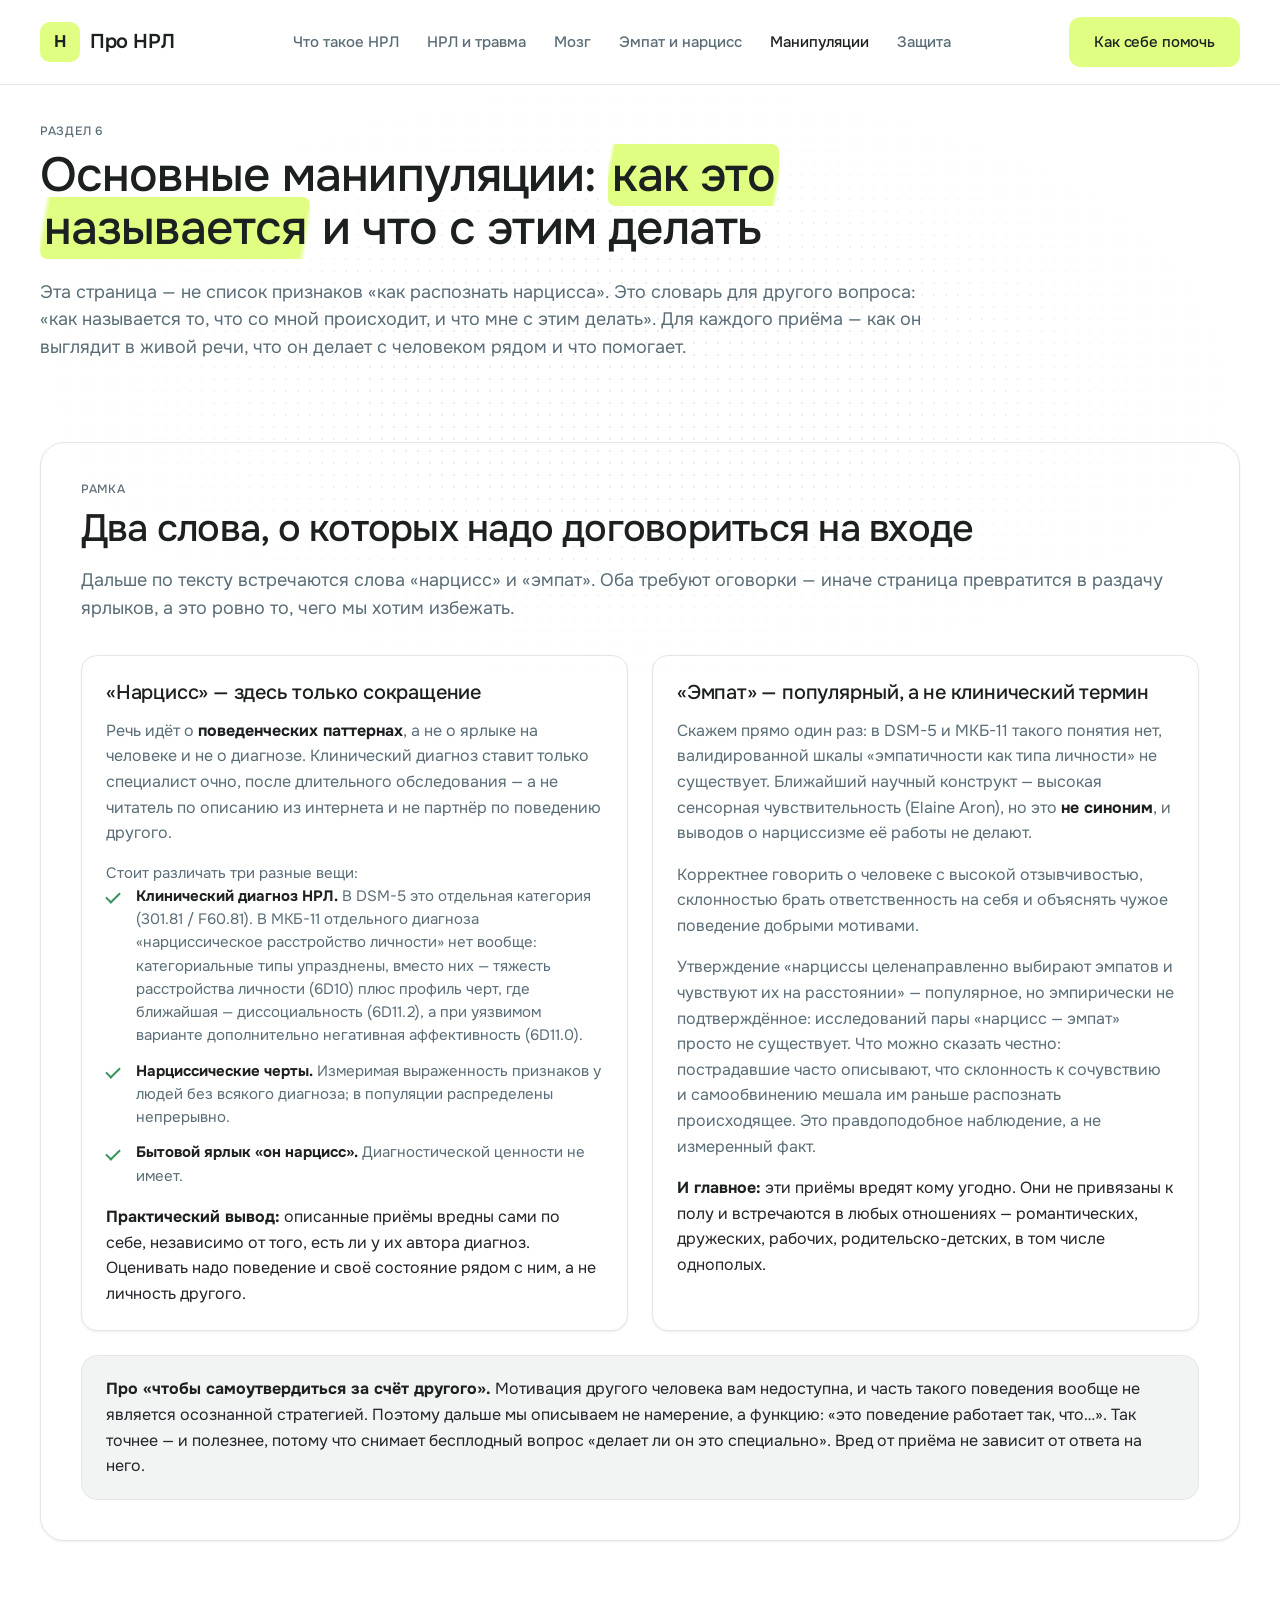
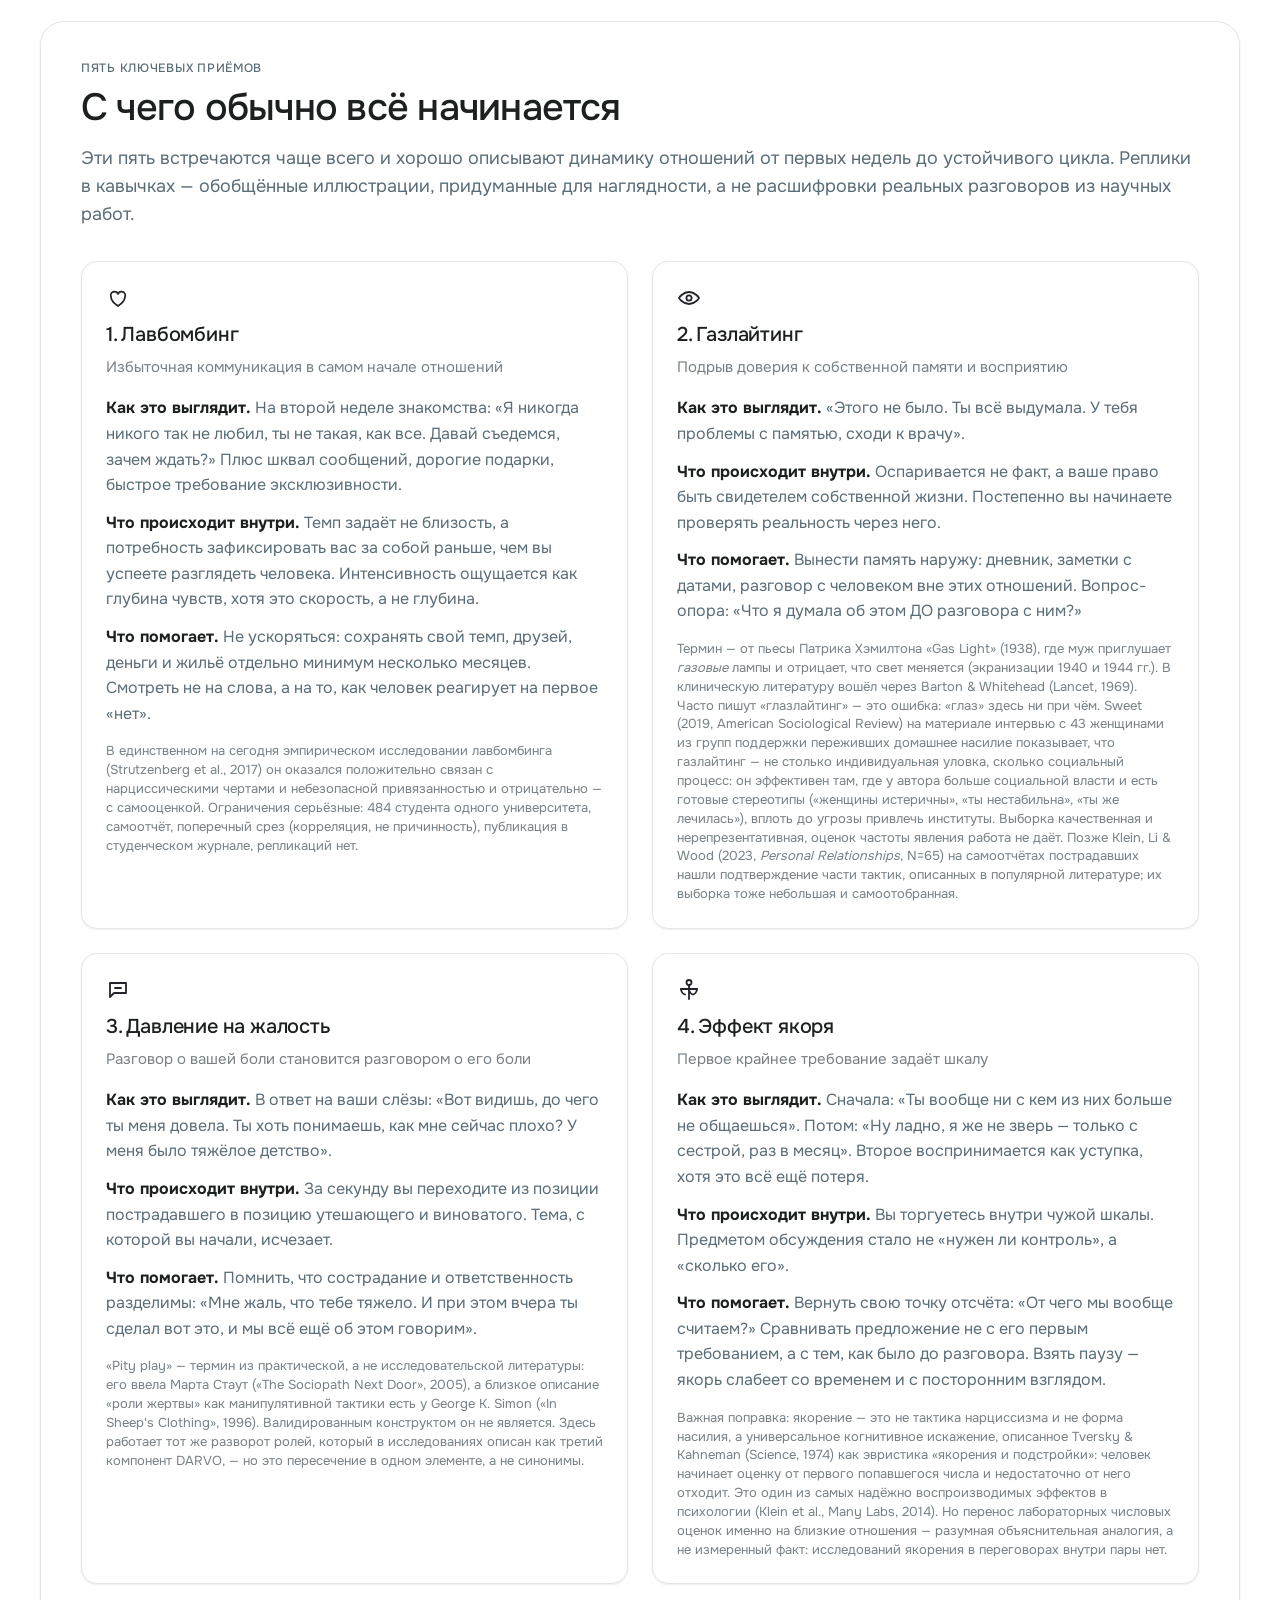
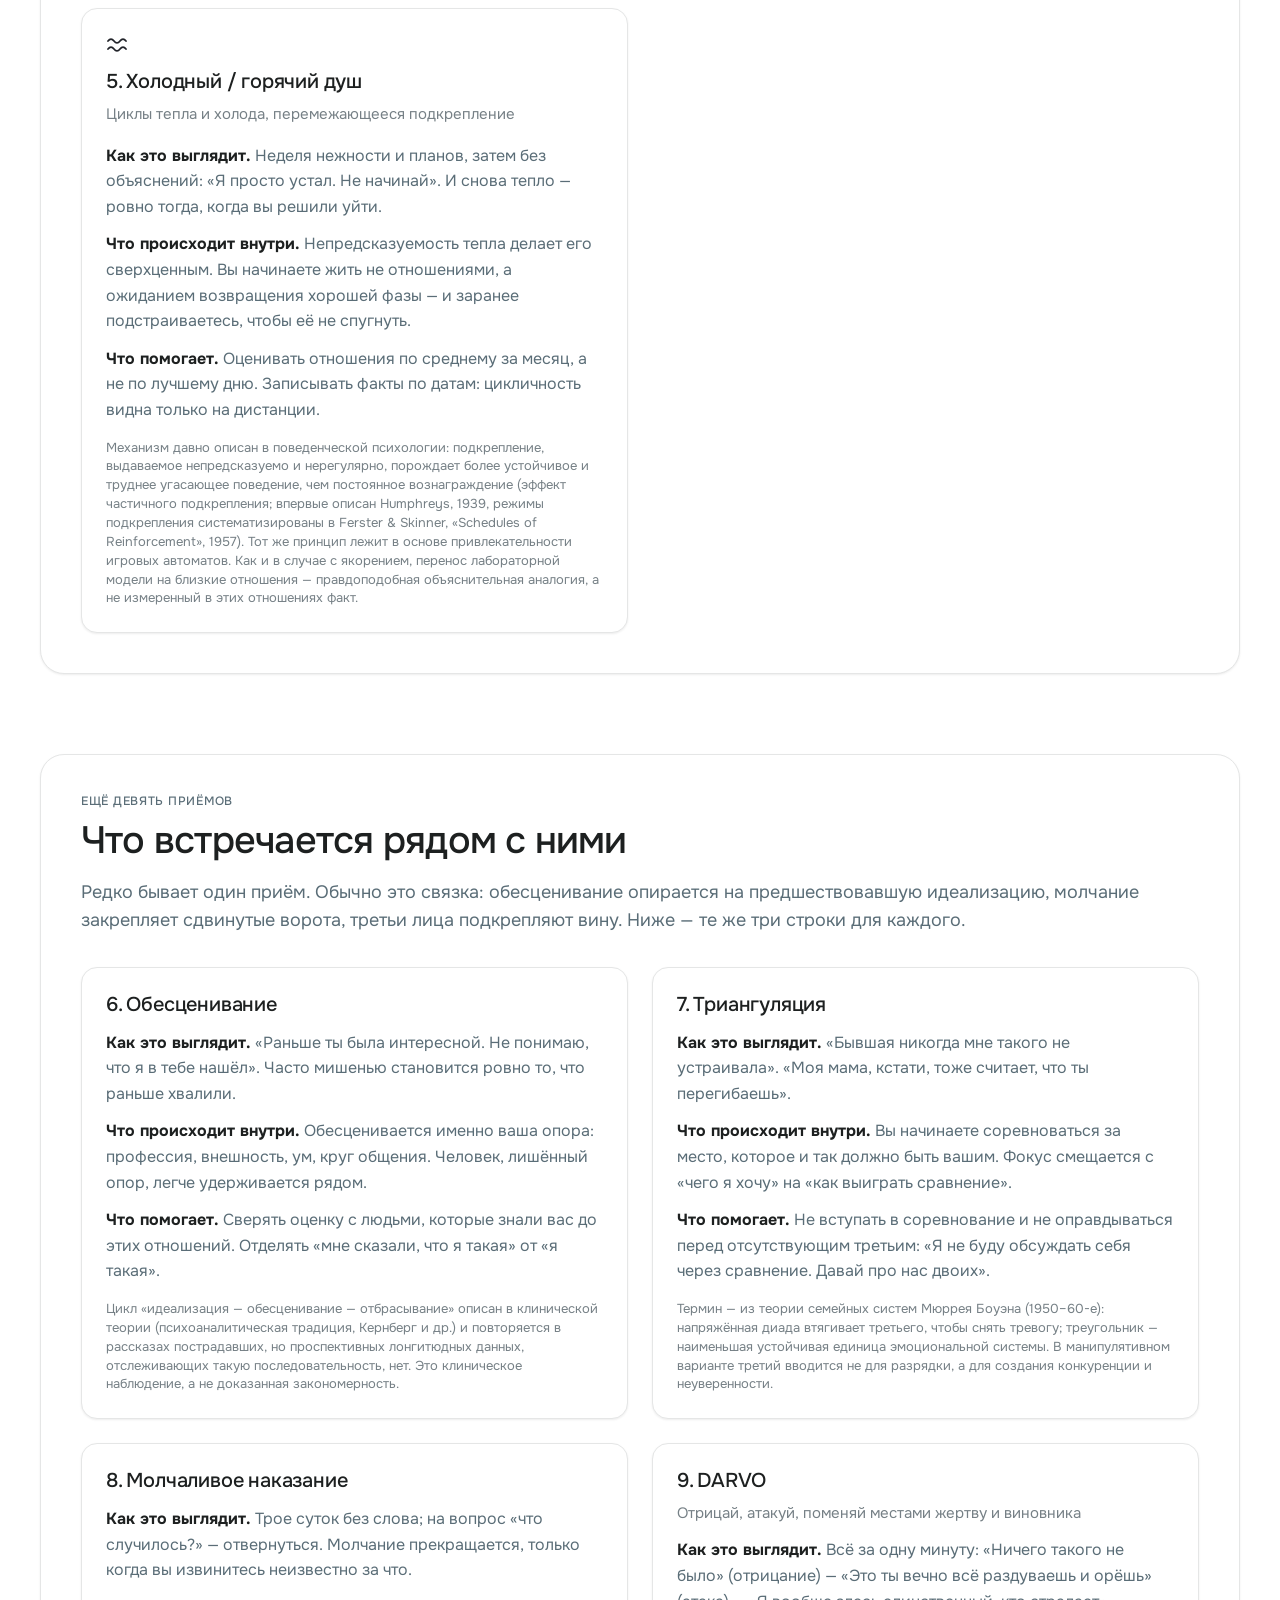
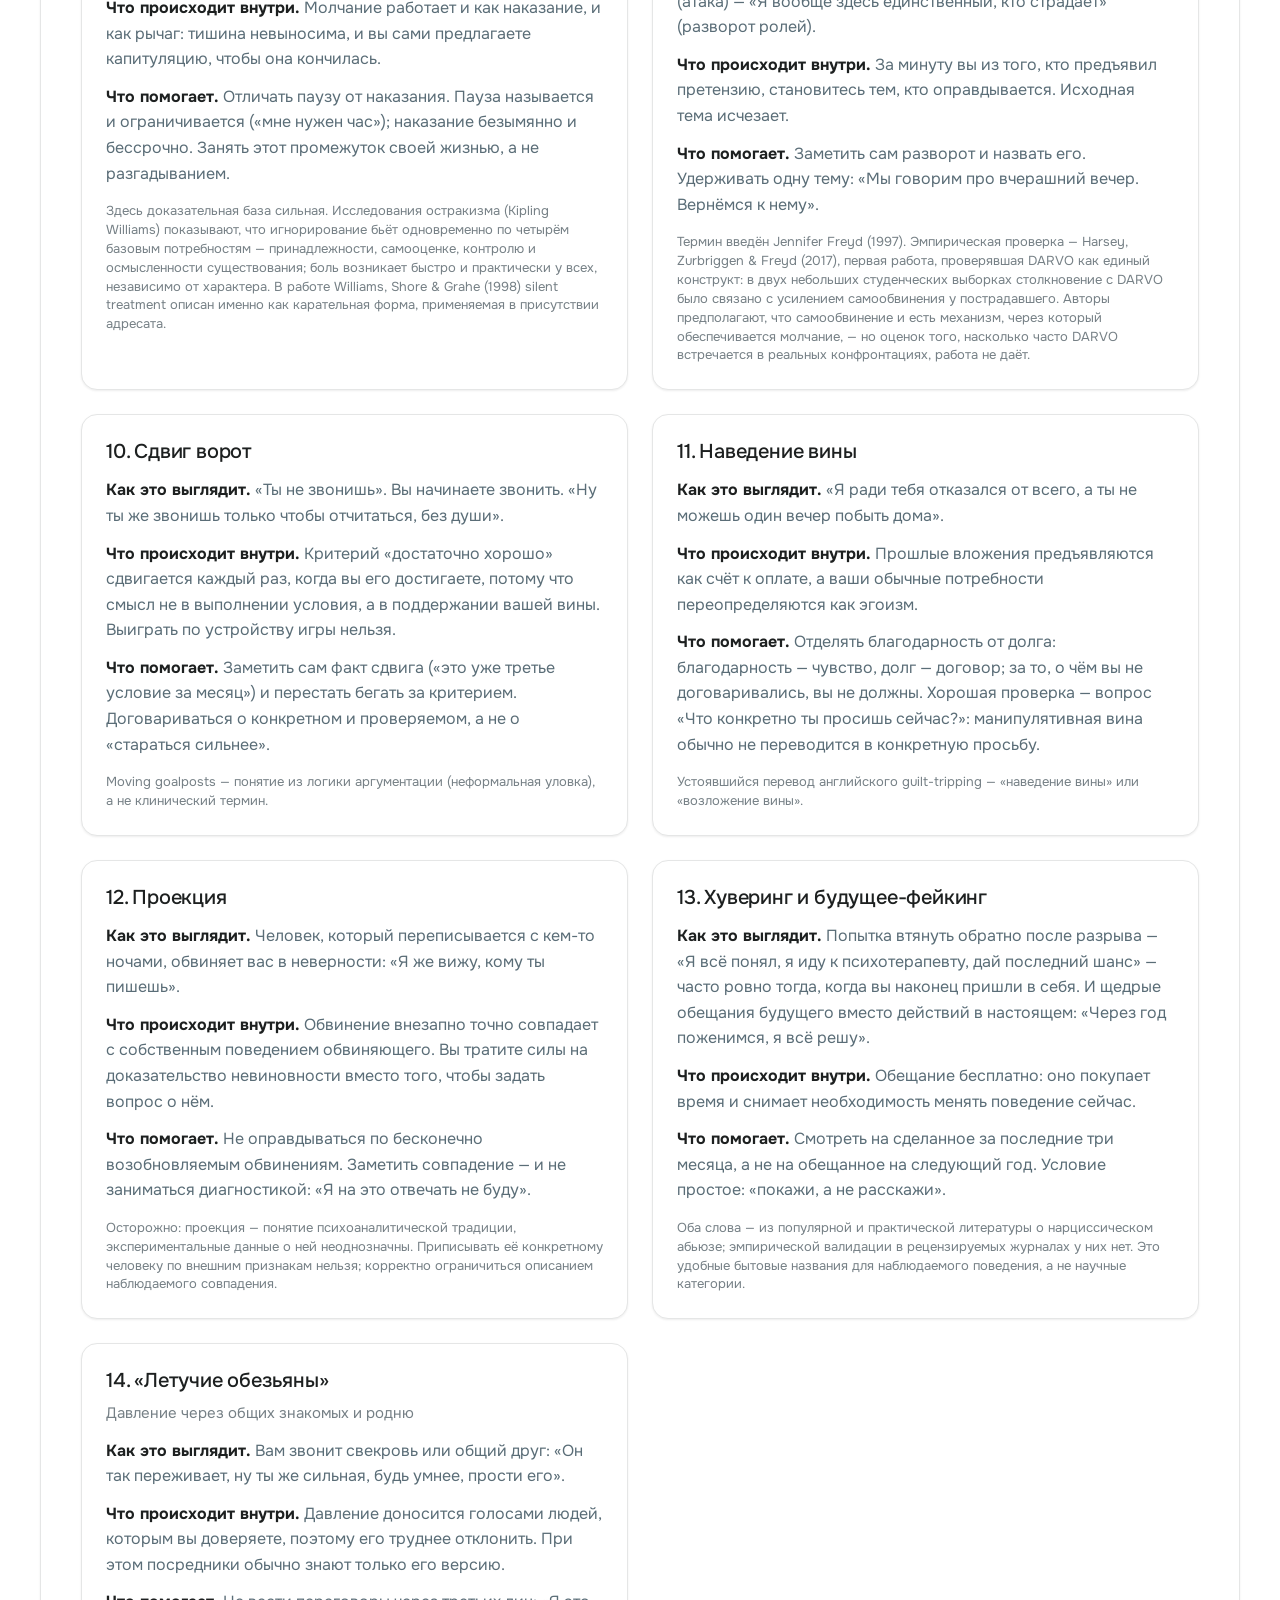
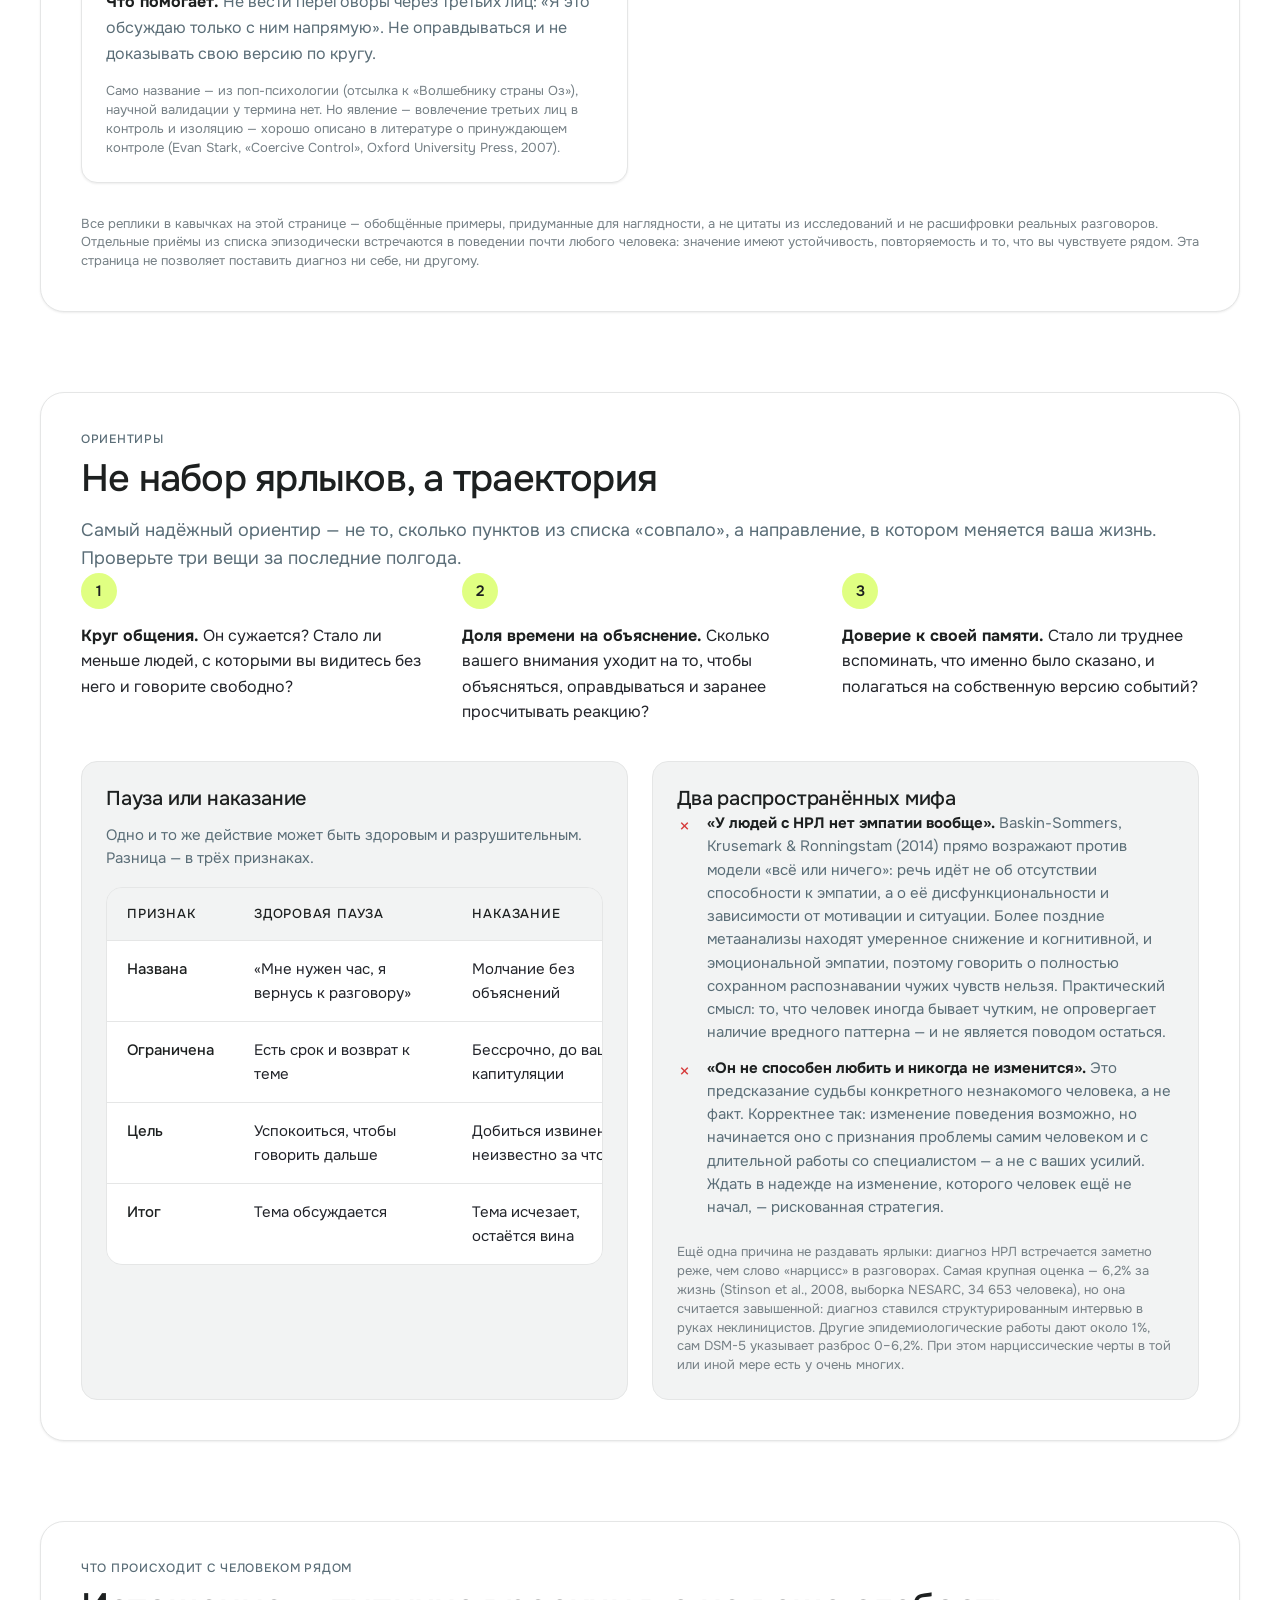
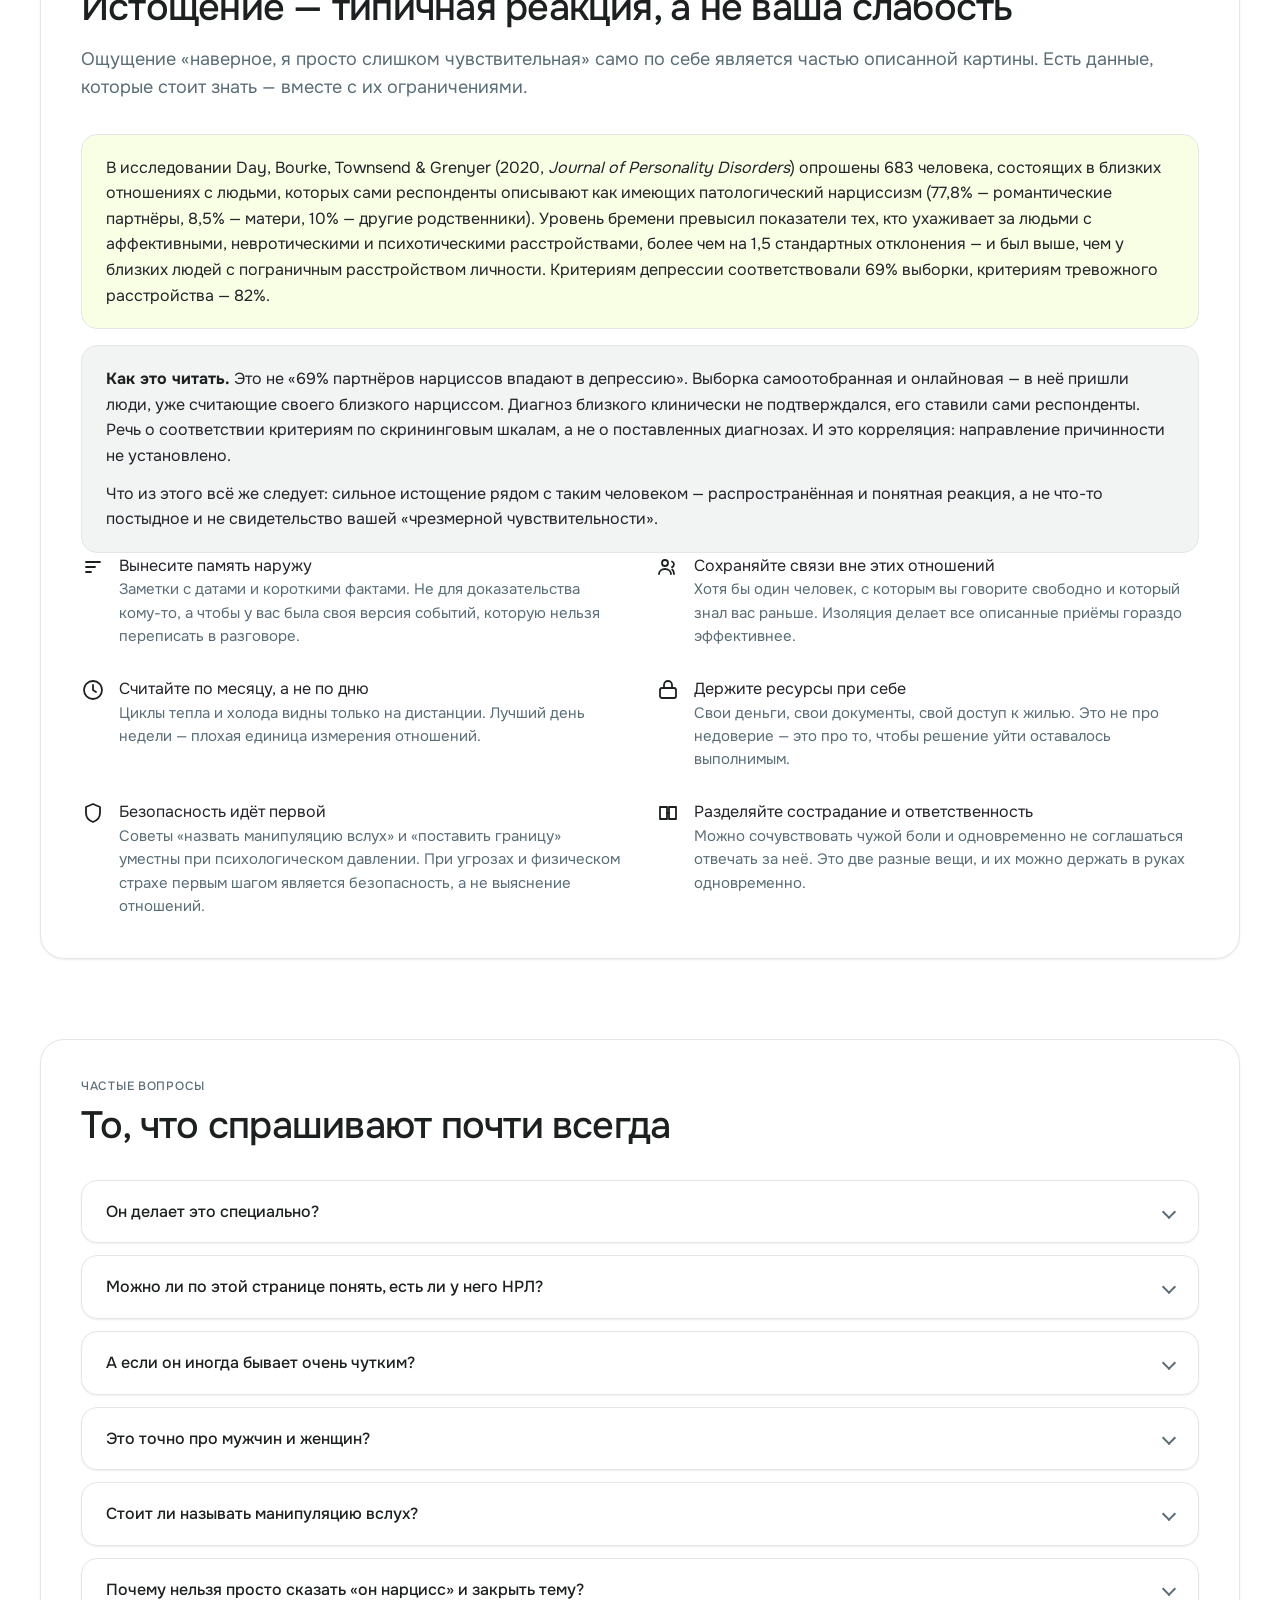
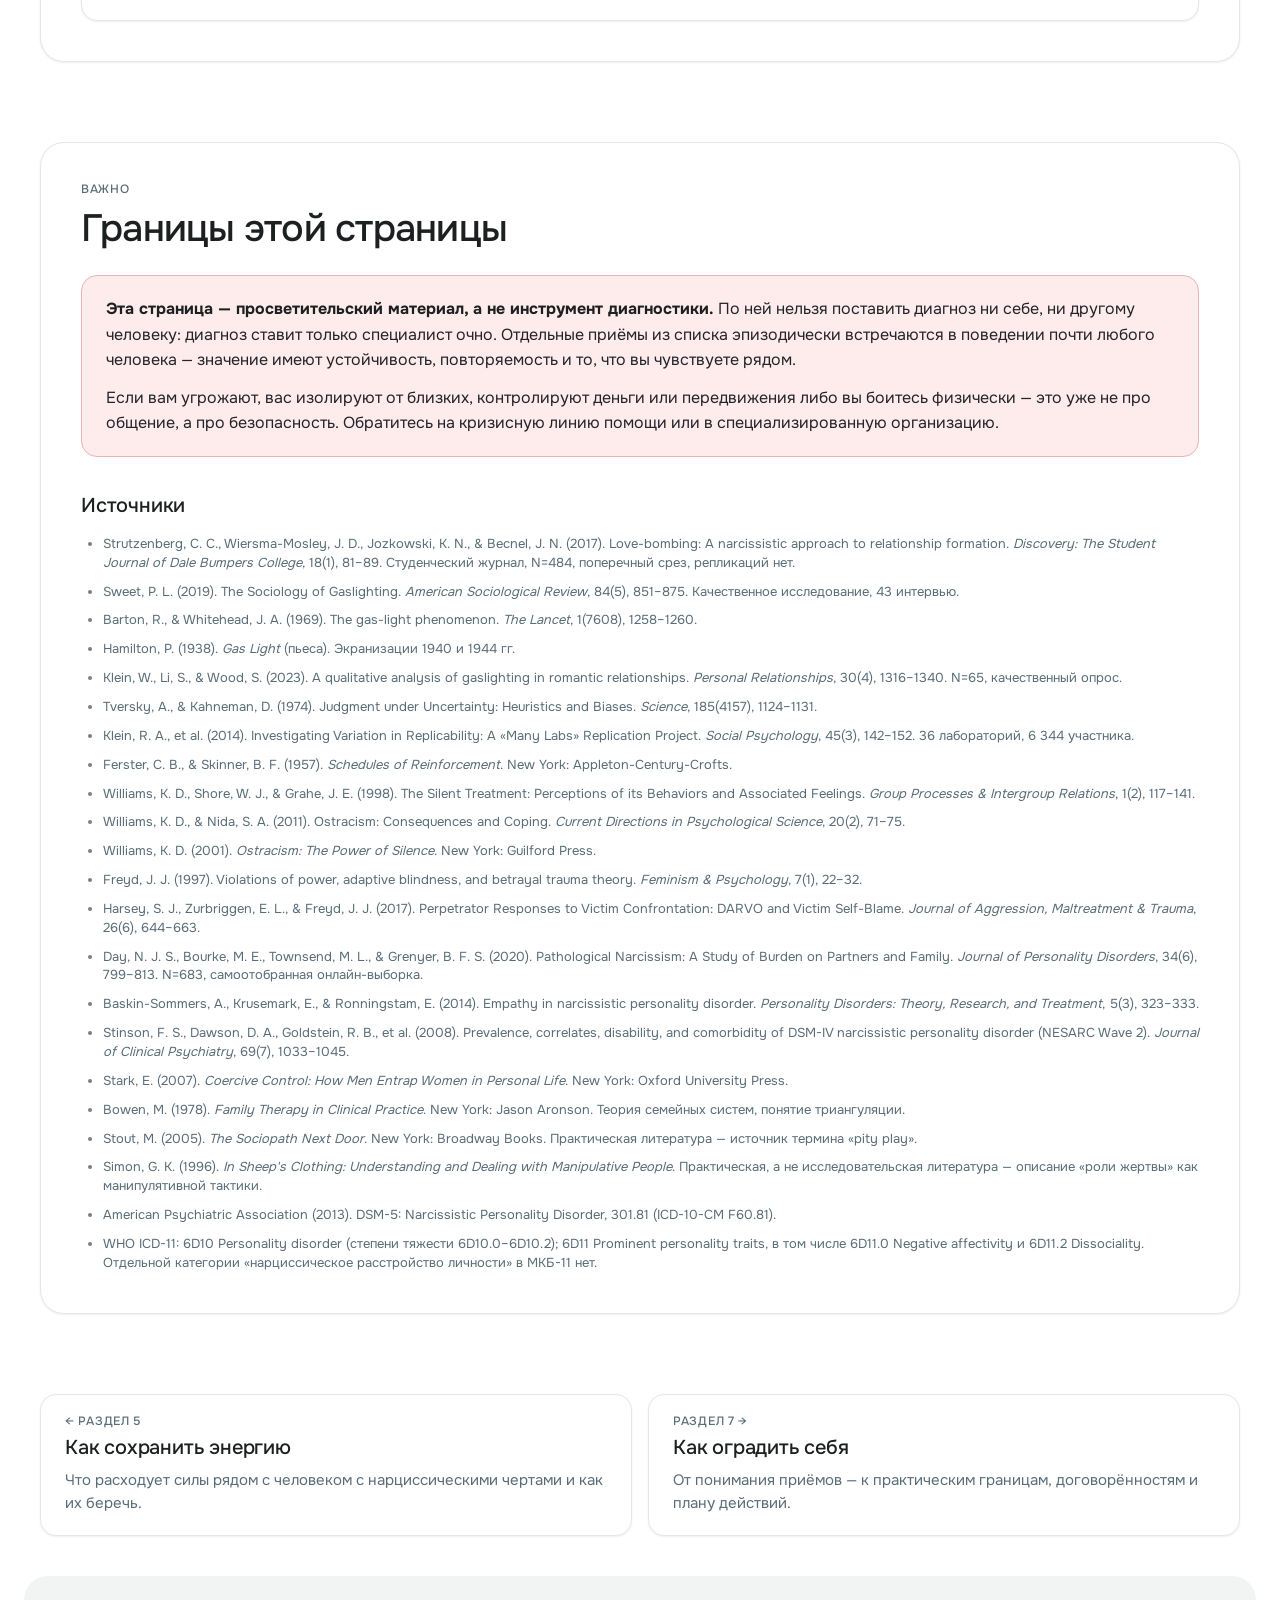
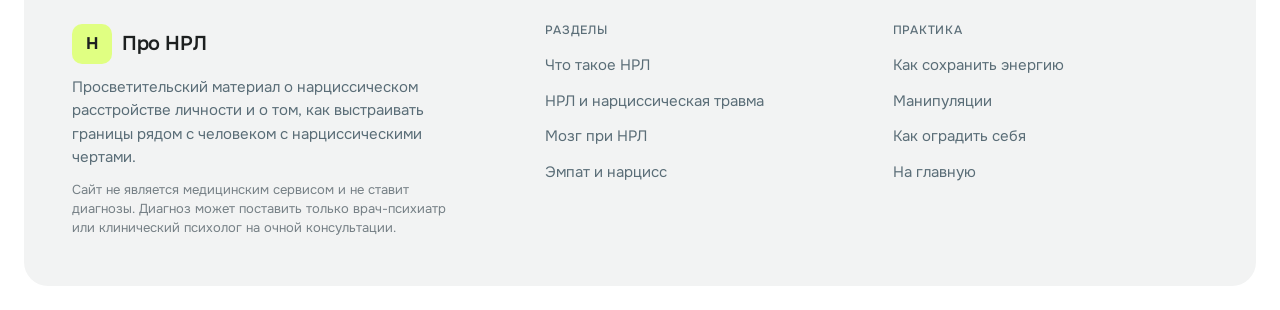
<file: manipulyacii.html>
<!DOCTYPE html>
<html lang="ru">
<head>
<meta charset="utf-8">
<meta name="viewport" content="width=device-width, initial-scale=1">
<title>Основные манипуляции — Про НРЛ</title>
<meta name="description" content="Лавбомбинг, газлайтинг, давление на жалость, эффект якоря, циклы тепла и холода и другие приёмы: как они выглядят, что происходит внутри и что помогает.">
<link rel="icon" href="data:image/svg+xml,<svg xmlns='http://www.w3.org/2000/svg' viewBox='0 0 100 100'><rect width='100' height='100' rx='22' fill='%23e0ff82'/><text y='72' x='50' text-anchor='middle' font-size='58' font-family='sans-serif' font-weight='700' fill='%231d2020'>Н</text></svg>">
<link rel="stylesheet" href="assets/style.css">
</head>
<body>
<a href="#main" class="sr-only">К содержанию</a>

<header class="site-header">
  <div class="bar">
    <a href="index.html" class="brand">
      <span class="brand-mark" aria-hidden="true">Н</span>
      Про НРЛ
    </a>
    <nav class="nav" aria-label="Основная навигация">
      <a href="chto-takoe-nrl.html">Что такое НРЛ</a>
      <a href="nrl-i-travma.html">НРЛ и травма</a>
      <a href="mozg.html">Мозг</a>
      <a href="empat-i-narciss.html">Эмпат и нарцисс</a>
      <a href="manipulyacii.html" aria-current="page">Манипуляции</a>
      <a href="zashchita.html">Защита</a>
    </nav>
    <div class="header-actions">
      <button class="menu-toggle" type="button" aria-expanded="false" aria-controls="mobile-nav" onclick="var n=document.getElementById('mobile-nav');var o=n.classList.toggle('open');this.setAttribute('aria-expanded',o)">Меню</button>
      <a href="kak-sohranit-energiyu.html" class="btn btn-primary" style="white-space:nowrap">Как себе помочь</a>
    </div>
  </div>
  <div class="mobile-nav" id="mobile-nav">
    <ul>
      <li><a href="chto-takoe-nrl.html">Что такое НРЛ</a></li>
      <li><a href="nrl-i-travma.html">НРЛ и нарциссическая травма</a></li>
      <li><a href="mozg.html">Мозг при НРЛ</a></li>
      <li><a href="empat-i-narciss.html">Эмпат и нарцисс</a></li>
      <li><a href="kak-sohranit-energiyu.html">Как сохранить энергию</a></li>
      <li><a href="manipulyacii.html" aria-current="page">Манипуляции</a></li>
      <li><a href="zashchita.html">Как оградить себя</a></li>
    </ul>
  </div>
</header>

<main id="main">
  <div class="container">

    <section class="section" style="position:relative">
      <div class="dot-grid" style="position:absolute;inset:0 0 auto;height:600px" aria-hidden="true"></div>
      <div style="position:relative;max-width:56rem">
        <p class="eyebrow">РАЗДЕЛ 6</p>
        <h1 class="h1 mt-3">Основные манипуляции: <span class="marker">как это называется</span> и что с этим делать</h1>
        <p class="lead mt-6">Эта страница — не список признаков «как распознать нарцисса». Это словарь для другого вопроса: «как называется то, что со мной происходит, и что мне с этим делать». Для каждого приёма — как он выглядит в живой речи, что он делает с человеком рядом и что помогает.</p>
      </div>
    </section>

    <section class="section">
      <div class="card">
        <p class="eyebrow">РАМКА</p>
        <h2 class="h2 mt-3">Два слова, о которых надо договориться на входе</h2>
        <p class="lead mt-4">Дальше по тексту встречаются слова «нарцисс» и «эмпат». Оба требуют оговорки — иначе страница превратится в раздачу ярлыков, а это ровно то, чего мы хотим избежать.</p>

        <div class="grid grid-2 mt-8">
          <div class="card-sm">
            <h3 class="h3">«Нарцисс» — здесь только сокращение</h3>
            <p class="body muted mt-3">Речь идёт о <strong class="ink-strong">поведенческих паттернах</strong>, а не о ярлыке на человеке и не о диагнозе. Клинический диагноз ставит только специалист очно, после длительного обследования — а не читатель по описанию из интернета и не партнёр по поведению другого.</p>
            <p class="small muted mt-4">Стоит различать три разные вещи:</p>
            <ul class="check-list small muted mt-3">
              <li><strong class="ink-strong">Клинический диагноз НРЛ.</strong> В DSM-5 это отдельная категория (301.81 / F60.81). В МКБ-11 отдельного диагноза «нарциссическое расстройство личности» нет вообще: категориальные типы упразднены, вместо них — тяжесть расстройства личности (6D10) плюс профиль черт, где ближайшая — диссоциальность (6D11.2), а при уязвимом варианте дополнительно негативная аффективность (6D11.0).</li>
              <li><strong class="ink-strong">Нарциссические черты.</strong> Измеримая выраженность признаков у людей без всякого диагноза; в популяции распределены непрерывно.</li>
              <li><strong class="ink-strong">Бытовой ярлык «он нарцисс».</strong> Диагностической ценности не имеет.</li>
            </ul>
            <p class="body mt-4"><strong class="ink-strong">Практический вывод:</strong> описанные приёмы вредны сами по себе, независимо от того, есть ли у их автора диагноз. Оценивать надо поведение и своё состояние рядом с ним, а не личность другого.</p>
          </div>

          <div class="card-sm">
            <h3 class="h3">«Эмпат» — популярный, а не клинический термин</h3>
            <p class="body muted mt-3">Скажем прямо один раз: в DSM-5 и МКБ-11 такого понятия нет, валидированной шкалы «эмпатичности как типа личности» не существует. Ближайший научный конструкт — высокая сенсорная чувствительность (Elaine Aron), но это <strong class="ink-strong">не синоним</strong>, и выводов о нарциссизме её работы не делают.</p>
            <p class="body muted mt-4">Корректнее говорить о человеке с высокой отзывчивостью, склонностью брать ответственность на себя и объяснять чужое поведение добрыми мотивами.</p>
            <p class="body muted mt-4">Утверждение «нарциссы целенаправленно выбирают эмпатов и чувствуют их на расстоянии» — популярное, но эмпирически не подтверждённое: исследований пары «нарцисс — эмпат» просто не существует. Что можно сказать честно: пострадавшие часто описывают, что склонность к сочувствию и самообвинению мешала им раньше распознать происходящее. Это правдоподобное наблюдение, а не измеренный факт.</p>
            <p class="body mt-4"><strong class="ink-strong">И главное:</strong> эти приёмы вредят кому угодно. Они не привязаны к полу и встречаются в любых отношениях — романтических, дружеских, рабочих, родительско-детских, в том числе однополых.</p>
          </div>
        </div>

        <div class="callout mt-6">
          <p class="body"><strong class="ink-strong">Про «чтобы самоутвердиться за счёт другого».</strong> Мотивация другого человека вам недоступна, и часть такого поведения вообще не является осознанной стратегией. Поэтому дальше мы описываем не намерение, а функцию: «это поведение работает так, что…». Так точнее — и полезнее, потому что снимает бесплодный вопрос «делает ли он это специально». Вред от приёма не зависит от ответа на него.</p>
        </div>
      </div>
    </section>

    <section class="section">
      <div class="card">
        <p class="eyebrow">ПЯТЬ КЛЮЧЕВЫХ ПРИЁМОВ</p>
        <h2 class="h2 mt-3">С чего обычно всё начинается</h2>
        <p class="lead mt-4">Эти пять встречаются чаще всего и хорошо описывают динамику отношений от первых недель до устойчивого цикла. Реплики в кавычках — обобщённые иллюстрации, придуманные для наглядности, а не расшифровки реальных разговоров из научных работ.</p>

        <div class="grid grid-2 mt-8">

          <div class="card-sm">
            <span aria-hidden="true"><svg viewBox="0 0 24 24" fill="none" stroke="currentColor" stroke-width="1.8" stroke-linecap="round" stroke-linejoin="round" width="24" height="24"><path d="M12 20s-7-4.6-7-9.3A3.7 3.7 0 0 1 12 8a3.7 3.7 0 0 1 7 2.7C19 15.4 12 20 12 20z"/></svg></span>
            <h3 class="h3 mt-3">1. Лавбомбинг</h3>
            <p class="small muted-soft mt-2">Избыточная коммуникация в самом начале отношений</p>
            <p class="body muted mt-4"><strong class="ink-strong">Как это выглядит.</strong> На второй неделе знакомства: «Я никогда никого так не любил, ты не такая, как все. Давай съедемся, зачем ждать?» Плюс шквал сообщений, дорогие подарки, быстрое требование эксклюзивности.</p>
            <p class="body muted mt-3"><strong class="ink-strong">Что происходит внутри.</strong> Темп задаёт не близость, а потребность зафиксировать вас за собой раньше, чем вы успеете разглядеть человека. Интенсивность ощущается как глубина чувств, хотя это скорость, а не глубина.</p>
            <p class="body muted mt-3"><strong class="ink-strong">Что помогает.</strong> Не ускоряться: сохранять свой темп, друзей, деньги и жильё отдельно минимум несколько месяцев. Смотреть не на слова, а на то, как человек реагирует на первое «нет».</p>
            <p class="caption muted-soft mt-4">В единственном на сегодня эмпирическом исследовании лавбомбинга (Strutzenberg et al., 2017) он оказался положительно связан с нарциссическими чертами и небезопасной привязанностью и отрицательно — с самооценкой. Ограничения серьёзные: 484 студента одного университета, самоотчёт, поперечный срез (корреляция, не причинность), публикация в студенческом журнале, репликаций нет.</p>
          </div>

          <div class="card-sm">
            <span aria-hidden="true"><svg viewBox="0 0 24 24" fill="none" stroke="currentColor" stroke-width="1.8" stroke-linecap="round" stroke-linejoin="round" width="24" height="24"><path d="M2 12s3.6-6 10-6 10 6 10 6-3.6 6-10 6S2 12 2 12z"/><circle cx="12" cy="12" r="2.6"/></svg></span>
            <h3 class="h3 mt-3">2. Газлайтинг</h3>
            <p class="small muted-soft mt-2">Подрыв доверия к собственной памяти и восприятию</p>
            <p class="body muted mt-4"><strong class="ink-strong">Как это выглядит.</strong> «Этого не было. Ты всё выдумала. У тебя проблемы с памятью, сходи к врачу».</p>
            <p class="body muted mt-3"><strong class="ink-strong">Что происходит внутри.</strong> Оспаривается не факт, а ваше право быть свидетелем собственной жизни. Постепенно вы начинаете проверять реальность через него.</p>
            <p class="body muted mt-3"><strong class="ink-strong">Что помогает.</strong> Вынести память наружу: дневник, заметки с датами, разговор с человеком вне этих отношений. Вопрос-опора: «Что я думала об этом ДО разговора с ним?»</p>
            <p class="caption muted-soft mt-4">Термин — от пьесы Патрика Хэмилтона «Gas Light» (1938), где муж приглушает <em>газовые</em> лампы и отрицает, что свет меняется (экранизации 1940 и 1944 гг.). В клиническую литературу вошёл через Barton &amp; Whitehead (Lancet, 1969). Часто пишут «глазлайтинг» — это ошибка: «глаз» здесь ни при чём. Sweet (2019, American Sociological Review) на материале интервью с 43 женщинами из групп поддержки переживших домашнее насилие показывает, что газлайтинг — не столько индивидуальная уловка, сколько социальный процесс: он эффективен там, где у автора больше социальной власти и есть готовые стереотипы («женщины истеричны», «ты нестабильна», «ты же лечилась»), вплоть до угрозы привлечь институты. Выборка качественная и нерепрезентативная, оценок частоты явления работа не даёт. Позже Klein, Li &amp; Wood (2023, <em>Personal Relationships</em>, N=65) на самоотчётах пострадавших нашли подтверждение части тактик, описанных в популярной литературе; их выборка тоже небольшая и самоотобранная.</p>
          </div>

          <div class="card-sm">
            <span aria-hidden="true"><svg viewBox="0 0 24 24" fill="none" stroke="currentColor" stroke-width="1.8" stroke-linecap="round" stroke-linejoin="round" width="24" height="24"><path d="M4 5h16v10H8l-4 4z"/><path d="M9 10h6"/></svg></span>
            <h3 class="h3 mt-3">3. Давление на жалость</h3>
            <p class="small muted-soft mt-2">Разговор о вашей боли становится разговором о его боли</p>
            <p class="body muted mt-4"><strong class="ink-strong">Как это выглядит.</strong> В ответ на ваши слёзы: «Вот видишь, до чего ты меня довела. Ты хоть понимаешь, как мне сейчас плохо? У меня было тяжёлое детство».</p>
            <p class="body muted mt-3"><strong class="ink-strong">Что происходит внутри.</strong> За секунду вы переходите из позиции пострадавшего в позицию утешающего и виноватого. Тема, с которой вы начали, исчезает.</p>
            <p class="body muted mt-3"><strong class="ink-strong">Что помогает.</strong> Помнить, что сострадание и ответственность разделимы: «Мне жаль, что тебе тяжело. И при этом вчера ты сделал вот это, и мы всё ещё об этом говорим».</p>
            <p class="caption muted-soft mt-4">«Pity play» — термин из практической, а не исследовательской литературы: его ввела Марта Стаут («The Sociopath Next Door», 2005), а близкое описание «роли жертвы» как манипулятивной тактики есть у George K. Simon («In Sheep's Clothing», 1996). Валидированным конструктом он не является. Здесь работает тот же разворот ролей, который в исследованиях описан как третий компонент DARVO, — но это пересечение в одном элементе, а не синонимы.</p>
          </div>

          <div class="card-sm">
            <span aria-hidden="true"><svg viewBox="0 0 24 24" fill="none" stroke="currentColor" stroke-width="1.8" stroke-linecap="round" stroke-linejoin="round" width="24" height="24"><path d="M12 7v14"/><circle cx="12" cy="4.5" r="2.5"/><path d="M4 11h16"/><path d="M20 11c0 3.3-2.7 5.5-4 5.5S12 14.3 12 11"/><path d="M4 11c0 3.3 2.7 5.5 4 5.5"/></svg></span>
            <h3 class="h3 mt-3">4. Эффект якоря</h3>
            <p class="small muted-soft mt-2">Первое крайнее требование задаёт шкалу</p>
            <p class="body muted mt-4"><strong class="ink-strong">Как это выглядит.</strong> Сначала: «Ты вообще ни с кем из них больше не общаешься». Потом: «Ну ладно, я же не зверь — только с сестрой, раз в месяц». Второе воспринимается как уступка, хотя это всё ещё потеря.</p>
            <p class="body muted mt-3"><strong class="ink-strong">Что происходит внутри.</strong> Вы торгуетесь внутри чужой шкалы. Предметом обсуждения стало не «нужен ли контроль», а «сколько его».</p>
            <p class="body muted mt-3"><strong class="ink-strong">Что помогает.</strong> Вернуть свою точку отсчёта: «От чего мы вообще считаем?» Сравнивать предложение не с его первым требованием, а с тем, как было до разговора. Взять паузу — якорь слабеет со временем и с посторонним взглядом.</p>
            <p class="caption muted-soft mt-4">Важная поправка: якорение — это не тактика нарциссизма и не форма насилия, а универсальное когнитивное искажение, описанное Tversky &amp; Kahneman (Science, 1974) как эвристика «якорения и подстройки»: человек начинает оценку от первого попавшегося числа и недостаточно от него отходит. Это один из самых надёжно воспроизводимых эффектов в психологии (Klein et al., Many Labs, 2014). Но перенос лабораторных числовых оценок именно на близкие отношения — разумная объяснительная аналогия, а не измеренный факт: исследований якорения в переговорах внутри пары нет.</p>
          </div>

          <div class="card-sm">
            <span aria-hidden="true"><svg viewBox="0 0 24 24" fill="none" stroke="currentColor" stroke-width="1.8" stroke-linecap="round" stroke-linejoin="round" width="24" height="24"><path d="M2 8c2-2.5 4-2.5 6 0s4 2.5 6 0 4-2.5 6 0"/><path d="M2 16c2-2.5 4-2.5 6 0s4 2.5 6 0 4-2.5 6 0"/></svg></span>
            <h3 class="h3 mt-3">5. Холодный / горячий душ</h3>
            <p class="small muted-soft mt-2">Циклы тепла и холода, перемежающееся подкрепление</p>
            <p class="body muted mt-4"><strong class="ink-strong">Как это выглядит.</strong> Неделя нежности и планов, затем без объяснений: «Я просто устал. Не начинай». И снова тепло — ровно тогда, когда вы решили уйти.</p>
            <p class="body muted mt-3"><strong class="ink-strong">Что происходит внутри.</strong> Непредсказуемость тепла делает его сверхценным. Вы начинаете жить не отношениями, а ожиданием возвращения хорошей фазы — и заранее подстраиваетесь, чтобы её не спугнуть.</p>
            <p class="body muted mt-3"><strong class="ink-strong">Что помогает.</strong> Оценивать отношения по среднему за месяц, а не по лучшему дню. Записывать факты по датам: цикличность видна только на дистанции.</p>
            <p class="caption muted-soft mt-4">Механизм давно описан в поведенческой психологии: подкрепление, выдаваемое непредсказуемо и нерегулярно, порождает более устойчивое и труднее угасающее поведение, чем постоянное вознаграждение (эффект частичного подкрепления; впервые описан Humphreys, 1939, режимы подкрепления систематизированы в Ferster &amp; Skinner, «Schedules of Reinforcement», 1957). Тот же принцип лежит в основе привлекательности игровых автоматов. Как и в случае с якорением, перенос лабораторной модели на близкие отношения — правдоподобная объяснительная аналогия, а не измеренный в этих отношениях факт.</p>
          </div>

        </div>
      </div>
    </section>

    <section class="section">
      <div class="card">
        <p class="eyebrow">ЕЩЁ ДЕВЯТЬ ПРИЁМОВ</p>
        <h2 class="h2 mt-3">Что встречается рядом с ними</h2>
        <p class="lead mt-4">Редко бывает один приём. Обычно это связка: обесценивание опирается на предшествовавшую идеализацию, молчание закрепляет сдвинутые ворота, третьи лица подкрепляют вину. Ниже — те же три строки для каждого.</p>

        <div class="grid grid-2 mt-8">

          <div class="card-sm">
            <h3 class="h3">6. Обесценивание</h3>
            <p class="body muted mt-3"><strong class="ink-strong">Как это выглядит.</strong> «Раньше ты была интересной. Не понимаю, что я в тебе нашёл». Часто мишенью становится ровно то, что раньше хвалили.</p>
            <p class="body muted mt-3"><strong class="ink-strong">Что происходит внутри.</strong> Обесценивается именно ваша опора: профессия, внешность, ум, круг общения. Человек, лишённый опор, легче удерживается рядом.</p>
            <p class="body muted mt-3"><strong class="ink-strong">Что помогает.</strong> Сверять оценку с людьми, которые знали вас до этих отношений. Отделять «мне сказали, что я такая» от «я такая».</p>
            <p class="caption muted-soft mt-4">Цикл «идеализация — обесценивание — отбрасывание» описан в клинической теории (психоаналитическая традиция, Кернберг и др.) и повторяется в рассказах пострадавших, но проспективных лонгитюдных данных, отслеживающих такую последовательность, нет. Это клиническое наблюдение, а не доказанная закономерность.</p>
          </div>

          <div class="card-sm">
            <h3 class="h3">7. Триангуляция</h3>
            <p class="body muted mt-3"><strong class="ink-strong">Как это выглядит.</strong> «Бывшая никогда мне такого не устраивала». «Моя мама, кстати, тоже считает, что ты перегибаешь».</p>
            <p class="body muted mt-3"><strong class="ink-strong">Что происходит внутри.</strong> Вы начинаете соревноваться за место, которое и так должно быть вашим. Фокус смещается с «чего я хочу» на «как выиграть сравнение».</p>
            <p class="body muted mt-3"><strong class="ink-strong">Что помогает.</strong> Не вступать в соревнование и не оправдываться перед отсутствующим третьим: «Я не буду обсуждать себя через сравнение. Давай про нас двоих».</p>
            <p class="caption muted-soft mt-4">Термин — из теории семейных систем Мюррея Боуэна (1950–60-е): напряжённая диада втягивает третьего, чтобы снять тревогу; треугольник — наименьшая устойчивая единица эмоциональной системы. В манипулятивном варианте третий вводится не для разрядки, а для создания конкуренции и неуверенности.</p>
          </div>

          <div class="card-sm">
            <h3 class="h3">8. Молчаливое наказание</h3>
            <p class="body muted mt-3"><strong class="ink-strong">Как это выглядит.</strong> Трое суток без слова; на вопрос «что случилось?» — отвернуться. Молчание прекращается, только когда вы извинитесь неизвестно за что.</p>
            <p class="body muted mt-3"><strong class="ink-strong">Что происходит внутри.</strong> Молчание работает и как наказание, и как рычаг: тишина невыносима, и вы сами предлагаете капитуляцию, чтобы она кончилась.</p>
            <p class="body muted mt-3"><strong class="ink-strong">Что помогает.</strong> Отличать паузу от наказания. Пауза называется и ограничивается («мне нужен час»); наказание безымянно и бессрочно. Занять этот промежуток своей жизнью, а не разгадыванием.</p>
            <p class="caption muted-soft mt-4">Здесь доказательная база сильная. Исследования остракизма (Kipling Williams) показывают, что игнорирование бьёт одновременно по четырём базовым потребностям — принадлежности, самооценке, контролю и осмысленности существования; боль возникает быстро и практически у всех, независимо от характера. В работе Williams, Shore &amp; Grahe (1998) silent treatment описан именно как карательная форма, применяемая в присутствии адресата.</p>
          </div>

          <div class="card-sm">
            <h3 class="h3">9. DARVO</h3>
            <p class="small muted-soft mt-2">Отрицай, атакуй, поменяй местами жертву и виновника</p>
            <p class="body muted mt-3"><strong class="ink-strong">Как это выглядит.</strong> Всё за одну минуту: «Ничего такого не было» (отрицание) — «Это ты вечно всё раздуваешь и орёшь» (атака) — «Я вообще здесь единственный, кто страдает» (разворот ролей).</p>
            <p class="body muted mt-3"><strong class="ink-strong">Что происходит внутри.</strong> За минуту вы из того, кто предъявил претензию, становитесь тем, кто оправдывается. Исходная тема исчезает.</p>
            <p class="body muted mt-3"><strong class="ink-strong">Что помогает.</strong> Заметить сам разворот и назвать его. Удерживать одну тему: «Мы говорим про вчерашний вечер. Вернёмся к нему».</p>
            <p class="caption muted-soft mt-4">Термин введён Jennifer Freyd (1997). Эмпирическая проверка — Harsey, Zurbriggen &amp; Freyd (2017), первая работа, проверявшая DARVO как единый конструкт: в двух небольших студенческих выборках столкновение с DARVO было связано с усилением самообвинения у пострадавшего. Авторы предполагают, что самообвинение и есть механизм, через который обеспечивается молчание, — но оценок того, насколько часто DARVO встречается в реальных конфронтациях, работа не даёт.</p>
          </div>

          <div class="card-sm">
            <h3 class="h3">10. Сдвиг ворот</h3>
            <p class="body muted mt-3"><strong class="ink-strong">Как это выглядит.</strong> «Ты не звонишь». Вы начинаете звонить. «Ну ты же звонишь только чтобы отчитаться, без души».</p>
            <p class="body muted mt-3"><strong class="ink-strong">Что происходит внутри.</strong> Критерий «достаточно хорошо» сдвигается каждый раз, когда вы его достигаете, потому что смысл не в выполнении условия, а в поддержании вашей вины. Выиграть по устройству игры нельзя.</p>
            <p class="body muted mt-3"><strong class="ink-strong">Что помогает.</strong> Заметить сам факт сдвига («это уже третье условие за месяц») и перестать бегать за критерием. Договариваться о конкретном и проверяемом, а не о «стараться сильнее».</p>
            <p class="caption muted-soft mt-4">Moving goalposts — понятие из логики аргументации (неформальная уловка), а не клинический термин.</p>
          </div>

          <div class="card-sm">
            <h3 class="h3">11. Наведение вины</h3>
            <p class="body muted mt-3"><strong class="ink-strong">Как это выглядит.</strong> «Я ради тебя отказался от всего, а ты не можешь один вечер побыть дома».</p>
            <p class="body muted mt-3"><strong class="ink-strong">Что происходит внутри.</strong> Прошлые вложения предъявляются как счёт к оплате, а ваши обычные потребности переопределяются как эгоизм.</p>
            <p class="body muted mt-3"><strong class="ink-strong">Что помогает.</strong> Отделять благодарность от долга: благодарность — чувство, долг — договор; за то, о чём вы не договаривались, вы не должны. Хорошая проверка — вопрос «Что конкретно ты просишь сейчас?»: манипулятивная вина обычно не переводится в конкретную просьбу.</p>
            <p class="caption muted-soft mt-4">Устоявшийся перевод английского guilt-tripping — «наведение вины» или «возложение вины».</p>
          </div>

          <div class="card-sm">
            <h3 class="h3">12. Проекция</h3>
            <p class="body muted mt-3"><strong class="ink-strong">Как это выглядит.</strong> Человек, который переписывается с кем-то ночами, обвиняет вас в неверности: «Я же вижу, кому ты пишешь».</p>
            <p class="body muted mt-3"><strong class="ink-strong">Что происходит внутри.</strong> Обвинение внезапно точно совпадает с собственным поведением обвиняющего. Вы тратите силы на доказательство невиновности вместо того, чтобы задать вопрос о нём.</p>
            <p class="body muted mt-3"><strong class="ink-strong">Что помогает.</strong> Не оправдываться по бесконечно возобновляемым обвинениям. Заметить совпадение — и не заниматься диагностикой: «Я на это отвечать не буду».</p>
            <p class="caption muted-soft mt-4">Осторожно: проекция — понятие психоаналитической традиции, экспериментальные данные о ней неоднозначны. Приписывать её конкретному человеку по внешним признакам нельзя; корректно ограничиться описанием наблюдаемого совпадения.</p>
          </div>

          <div class="card-sm">
            <h3 class="h3">13. Хуверинг и будущее-фейкинг</h3>
            <p class="body muted mt-3"><strong class="ink-strong">Как это выглядит.</strong> Попытка втянуть обратно после разрыва — «Я всё понял, я иду к психотерапевту, дай последний шанс» — часто ровно тогда, когда вы наконец пришли в себя. И щедрые обещания будущего вместо действий в настоящем: «Через год поженимся, я всё решу».</p>
            <p class="body muted mt-3"><strong class="ink-strong">Что происходит внутри.</strong> Обещание бесплатно: оно покупает время и снимает необходимость менять поведение сейчас.</p>
            <p class="body muted mt-3"><strong class="ink-strong">Что помогает.</strong> Смотреть на сделанное за последние три месяца, а не на обещанное на следующий год. Условие простое: «покажи, а не расскажи».</p>
            <p class="caption muted-soft mt-4">Оба слова — из популярной и практической литературы о нарциссическом абьюзе; эмпирической валидации в рецензируемых журналах у них нет. Это удобные бытовые названия для наблюдаемого поведения, а не научные категории.</p>
          </div>

          <div class="card-sm">
            <h3 class="h3">14. «Летучие обезьяны»</h3>
            <p class="small muted-soft mt-2">Давление через общих знакомых и родню</p>
            <p class="body muted mt-3"><strong class="ink-strong">Как это выглядит.</strong> Вам звонит свекровь или общий друг: «Он так переживает, ну ты же сильная, будь умнее, прости его».</p>
            <p class="body muted mt-3"><strong class="ink-strong">Что происходит внутри.</strong> Давление доносится голосами людей, которым вы доверяете, поэтому его труднее отклонить. При этом посредники обычно знают только его версию.</p>
            <p class="body muted mt-3"><strong class="ink-strong">Что помогает.</strong> Не вести переговоры через третьих лиц: «Я это обсуждаю только с ним напрямую». Не оправдываться и не доказывать свою версию по кругу.</p>
            <p class="caption muted-soft mt-4">Само название — из поп-психологии (отсылка к «Волшебнику страны Оз»), научной валидации у термина нет. Но явление — вовлечение третьих лиц в контроль и изоляцию — хорошо описано в литературе о принуждающем контроле (Evan Stark, «Coercive Control», Oxford University Press, 2007).</p>
          </div>

        </div>

        <p class="caption muted-soft mt-8">Все реплики в кавычках на этой странице — обобщённые примеры, придуманные для наглядности, а не цитаты из исследований и не расшифровки реальных разговоров. Отдельные приёмы из списка эпизодически встречаются в поведении почти любого человека: значение имеют устойчивость, повторяемость и то, что вы чувствуете рядом. Эта страница не позволяет поставить диагноз ни себе, ни другому.</p>
      </div>
    </section>

    <section class="section">
      <div class="card">
        <p class="eyebrow">ОРИЕНТИРЫ</p>
        <h2 class="h2 mt-3">Не набор ярлыков, а траектория</h2>
        <p class="lead mt-4">Самый надёжный ориентир — не то, сколько пунктов из списка «совпало», а направление, в котором меняется ваша жизнь. Проверьте три вещи за последние полгода.</p>

        <ol class="step-list mt-8">
          <li>
            <p class="body"><strong class="ink-strong">Круг общения.</strong> Он сужается? Стало ли меньше людей, с которыми вы видитесь без него и говорите свободно?</p>
          </li>
          <li>
            <p class="body"><strong class="ink-strong">Доля времени на объяснение.</strong> Сколько вашего внимания уходит на то, чтобы объясняться, оправдываться и заранее просчитывать реакцию?</p>
          </li>
          <li>
            <p class="body"><strong class="ink-strong">Доверие к своей памяти.</strong> Стало ли труднее вспоминать, что именно было сказано, и полагаться на собственную версию событий?</p>
          </li>
        </ol>

        <div class="grid grid-2 mt-9">
          <div class="card-sunken">
            <h3 class="h3">Пауза или наказание</h3>
            <p class="small muted mt-3">Одно и то же действие может быть здоровым и разрушительным. Разница — в трёх признаках.</p>
            <div class="table-wrap mt-4">
              <table class="compare">
                <thead>
                  <tr><th>Признак</th><th>Здоровая пауза</th><th>Наказание</th></tr>
                </thead>
                <tbody>
                  <tr><td>Названа</td><td>«Мне нужен час, я вернусь к разговору»</td><td>Молчание без объяснений</td></tr>
                  <tr><td>Ограничена</td><td>Есть срок и возврат к теме</td><td>Бессрочно, до вашей капитуляции</td></tr>
                  <tr><td>Цель</td><td>Успокоиться, чтобы говорить дальше</td><td>Добиться извинения неизвестно за что</td></tr>
                  <tr><td>Итог</td><td>Тема обсуждается</td><td>Тема исчезает, остаётся вина</td></tr>
                </tbody>
              </table>
            </div>
          </div>

          <div class="card-sunken">
            <h3 class="h3">Два распространённых мифа</h3>
            <ul class="cross-list small muted mt-4">
              <li><strong class="ink-strong">«У людей с НРЛ нет эмпатии вообще».</strong> Baskin-Sommers, Krusemark &amp; Ronningstam (2014) прямо возражают против модели «всё или ничего»: речь идёт не об отсутствии способности к эмпатии, а о её дисфункциональности и зависимости от мотивации и ситуации. Более поздние метаанализы находят умеренное снижение и когнитивной, и эмоциональной эмпатии, поэтому говорить о полностью сохранном распознавании чужих чувств нельзя. Практический смысл: то, что человек иногда бывает чутким, не опровергает наличие вредного паттерна — и не является поводом остаться.</li>
              <li><strong class="ink-strong">«Он не способен любить и никогда не изменится».</strong> Это предсказание судьбы конкретного незнакомого человека, а не факт. Корректнее так: изменение поведения возможно, но начинается оно с признания проблемы самим человеком и с длительной работы со специалистом — а не с ваших усилий. Ждать в надежде на изменение, которого человек ещё не начал, — рискованная стратегия.</li>
            </ul>
            <p class="caption muted-soft mt-6">Ещё одна причина не раздавать ярлыки: диагноз НРЛ встречается заметно реже, чем слово «нарцисс» в разговорах. Самая крупная оценка — 6,2% за жизнь (Stinson et al., 2008, выборка NESARC, 34 653 человека), но она считается завышенной: диагноз ставился структурированным интервью в руках неклиницистов. Другие эпидемиологические работы дают около 1%, сам DSM-5 указывает разброс 0–6,2%. При этом нарциссические черты в той или иной мере есть у очень многих.</p>
          </div>
        </div>
      </div>
    </section>

    <section class="section">
      <div class="card">
        <p class="eyebrow">ЧТО ПРОИСХОДИТ С ЧЕЛОВЕКОМ РЯДОМ</p>
        <h2 class="h2 mt-3">Истощение — типичная реакция, а не ваша слабость</h2>
        <p class="lead mt-4">Ощущение «наверное, я просто слишком чувствительная» само по себе является частью описанной картины. Есть данные, которые стоит знать — вместе с их ограничениями.</p>

        <div class="callout-accent mt-8">
          <p class="body">В исследовании Day, Bourke, Townsend &amp; Grenyer (2020, <em>Journal of Personality Disorders</em>) опрошены 683 человека, состоящих в близких отношениях с людьми, которых сами респонденты описывают как имеющих патологический нарциссизм (77,8% — романтические партнёры, 8,5% — матери, 10% — другие родственники). Уровень бремени превысил показатели тех, кто ухаживает за людьми с аффективными, невротическими и психотическими расстройствами, более чем на 1,5 стандартных отклонения — и был выше, чем у близких людей с пограничным расстройством личности. Критериям депрессии соответствовали 69% выборки, критериям тревожного расстройства — 82%.</p>
        </div>

        <div class="callout mt-4">
          <p class="body"><strong class="ink-strong">Как это читать.</strong> Это не «69% партнёров нарциссов впадают в депрессию». Выборка самоотобранная и онлайновая — в неё пришли люди, уже считающие своего близкого нарциссом. Диагноз близкого клинически не подтверждался, его ставили сами респонденты. Речь о соответствии критериям по скрининговым шкалам, а не о поставленных диагнозах. И это корреляция: направление причинности не установлено.</p>
          <p class="body mt-3">Что из этого всё же следует: сильное истощение рядом с таким человеком — распространённая и понятная реакция, а не что-то постыдное и не свидетельство вашей «чрезмерной чувствительности».</p>
        </div>

        <ul class="feature-list mt-9">
          <li>
            <svg viewBox="0 0 24 24" fill="none" stroke="currentColor" stroke-width="1.8" stroke-linecap="round" stroke-linejoin="round"><path d="M5 7h14"/><path d="M5 12h9"/><path d="M5 17h5"/></svg>
            <div>
              <p class="body">Вынесите память наружу</p>
              <p class="small muted">Заметки с датами и короткими фактами. Не для доказательства кому-то, а чтобы у вас была своя версия событий, которую нельзя переписать в разговоре.</p>
            </div>
          </li>
          <li>
            <svg viewBox="0 0 24 24" fill="none" stroke="currentColor" stroke-width="1.8" stroke-linecap="round" stroke-linejoin="round"><circle cx="9" cy="8" r="3"/><path d="M3 19c0-3 2.7-5 6-5s6 2 6 5"/><path d="M16 6.5a3 3 0 0 1 0 5.6"/><path d="M18 19c0-2-.7-3.6-1.8-4.6"/></svg>
            <div>
              <p class="body">Сохраняйте связи вне этих отношений</p>
              <p class="small muted">Хотя бы один человек, с которым вы говорите свободно и который знал вас раньше. Изоляция делает все описанные приёмы гораздо эффективнее.</p>
            </div>
          </li>
          <li>
            <svg viewBox="0 0 24 24" fill="none" stroke="currentColor" stroke-width="1.8" stroke-linecap="round" stroke-linejoin="round"><circle cx="12" cy="12" r="9"/><path d="M12 7v5l3 2"/></svg>
            <div>
              <p class="body">Считайте по месяцу, а не по дню</p>
              <p class="small muted">Циклы тепла и холода видны только на дистанции. Лучший день недели — плохая единица измерения отношений.</p>
            </div>
          </li>
          <li>
            <svg viewBox="0 0 24 24" fill="none" stroke="currentColor" stroke-width="1.8" stroke-linecap="round" stroke-linejoin="round"><rect x="4" y="10" width="16" height="10" rx="2"/><path d="M8 10V7a4 4 0 0 1 8 0v3"/></svg>
            <div>
              <p class="body">Держите ресурсы при себе</p>
              <p class="small muted">Свои деньги, свои документы, свой доступ к жилью. Это не про недоверие — это про то, чтобы решение уйти оставалось выполнимым.</p>
            </div>
          </li>
          <li>
            <svg viewBox="0 0 24 24" fill="none" stroke="currentColor" stroke-width="1.8" stroke-linecap="round" stroke-linejoin="round"><path d="M12 3l7 3v6c0 4.2-2.9 7.5-7 9-4.1-1.5-7-4.8-7-9V6z"/></svg>
            <div>
              <p class="body">Безопасность идёт первой</p>
              <p class="small muted">Советы «назвать манипуляцию вслух» и «поставить границу» уместны при психологическом давлении. При угрозах и физическом страхе первым шагом является безопасность, а не выяснение отношений.</p>
            </div>
          </li>
          <li>
            <svg viewBox="0 0 24 24" fill="none" stroke="currentColor" stroke-width="1.8" stroke-linecap="round" stroke-linejoin="round"><path d="M4 6h7v12H4z"/><path d="M13 6h7v12h-7z"/><path d="M11 12h2"/></svg>
            <div>
              <p class="body">Разделяйте сострадание и ответственность</p>
              <p class="small muted">Можно сочувствовать чужой боли и одновременно не соглашаться отвечать за неё. Это две разные вещи, и их можно держать в руках одновременно.</p>
            </div>
          </li>
        </ul>
      </div>
    </section>

    <section class="section">
      <div class="card">
        <p class="eyebrow">ЧАСТЫЕ ВОПРОСЫ</p>
        <h2 class="h2 mt-3">То, что спрашивают почти всегда</h2>

        <div class="faq mt-8">
          <details>
            <summary>Он делает это специально?</summary>
            <div class="faq-body">Ответ вам недоступен — мотивация другого человека закрыта, а часть такого поведения не является осознанной стратегией. Хорошая новость в том, что ответ и не нужен: вред от приёма не зависит от того, был ли он задуман. Оценивайте функцию («что это делает со мной и с разговором») вместо намерения. Вопрос «специально ли» обычно съедает месяцы и не приводит ни к какому решению.</div>
          </details>
          <details>
            <summary>Можно ли по этой странице понять, есть ли у него НРЛ?</summary>
            <div class="faq-body">Нет. Никакой самопроверочный список не является диагностическим инструментом. Критерии DSM-5 применяются только клиницистом и требуют устойчивости паттерна с юности, проявления в разных сферах жизни и значимого нарушения функционирования. Логика в духе «5 из 9 пунктов совпало — значит, диагноз» не работает вообще. Полезнее другой вопрос: вредит ли вам это поведение и что вы намерены с этим делать.</div>
          </details>
          <details>
            <summary>А если он иногда бывает очень чутким?</summary>
            <div class="faq-body">Так бывает часто, и это не отменяет паттерна. Обзор Baskin-Sommers, Krusemark &amp; Ronningstam (2014) предлагает отказаться от модели «эмпатия есть / эмпатии нет»: эмпатия здесь не отсутствует, а работает нестабильно и зависит от мотивации и ситуации; данные о том, насколько сохранно именно распознавание чужих чувств, неоднозначны. Эпизоды чуткости реальны — и при этом не являются сами по себе аргументом остаться.</div>
          </details>
          <details>
            <summary>Это точно про мужчин и женщин?</summary>
            <div class="faq-body">Нет. Данные NESARC действительно показывают более высокую распространённость диагноза НРЛ у мужчин (7,7% против 4,8% по той же спорной оценке), а Sweet (2019) работала с женской выборкой в контексте гендерного неравенства. Но описанные тактики встречаются во всех конфигурациях отношений — включая однополые, дружеские, рабочие и родительско-детские.</div>
          </details>
          <details>
            <summary>Стоит ли называть манипуляцию вслух?</summary>
            <div class="faq-body">При обычном психологическом давлении — да, называние помогает: оно возвращает вам роль наблюдателя. Но если в отношениях есть угрозы, изоляция от близких, контроль денег или передвижений либо физический страх, конфронтация может увеличить риск. В такой ситуации первый шаг — не разговор о границах, а безопасность и обращение за специализированной помощью.</div>
          </details>
          <details>
            <summary>Почему нельзя просто сказать «он нарцисс» и закрыть тему?</summary>
            <div class="faq-body">Потому что ярлык ничего не решает. Он не проверяем, он ссорит вас с общими знакомыми, он не подсказывает следующего шага и легко превращается в оскорбление. А описание поведения — проверяемо: «за месяц было три случая, когда мне сказали, что разговора не было». С этим можно что-то делать.</div>
          </details>
        </div>
      </div>
    </section>

    <section class="section">
      <div class="card">
        <p class="eyebrow">ВАЖНО</p>
        <h2 class="h2 mt-3">Границы этой страницы</h2>

        <div class="callout-warn mt-6">
          <p class="body"><strong class="ink-strong">Эта страница — просветительский материал, а не инструмент диагностики.</strong> По ней нельзя поставить диагноз ни себе, ни другому человеку: диагноз ставит только специалист очно. Отдельные приёмы из списка эпизодически встречаются в поведении почти любого человека — значение имеют устойчивость, повторяемость и то, что вы чувствуете рядом.</p>
          <p class="body mt-3">Если вам угрожают, вас изолируют от близких, контролируют деньги или передвижения либо вы боитесь физически — это уже не про общение, а про безопасность. Обратитесь на кризисную линию помощи или в специализированную организацию.</p>
        </div>

        <h3 class="h3 mt-9">Источники</h3>
        <div class="prose mt-4">
          <ul class="caption muted-soft">
            <li>Strutzenberg, C. C., Wiersma-Mosley, J. D., Jozkowski, K. N., &amp; Becnel, J. N. (2017). Love-bombing: A narcissistic approach to relationship formation. <em>Discovery: The Student Journal of Dale Bumpers College</em>, 18(1), 81–89. Студенческий журнал, N=484, поперечный срез, репликаций нет.</li>
            <li>Sweet, P. L. (2019). The Sociology of Gaslighting. <em>American Sociological Review</em>, 84(5), 851–875. Качественное исследование, 43 интервью.</li>
            <li>Barton, R., &amp; Whitehead, J. A. (1969). The gas-light phenomenon. <em>The Lancet</em>, 1(7608), 1258–1260.</li>
            <li>Hamilton, P. (1938). <em>Gas Light</em> (пьеса). Экранизации 1940 и 1944 гг.</li>
            <li>Klein, W., Li, S., &amp; Wood, S. (2023). A qualitative analysis of gaslighting in romantic relationships. <em>Personal Relationships</em>, 30(4), 1316–1340. N=65, качественный опрос.</li>
            <li>Tversky, A., &amp; Kahneman, D. (1974). Judgment under Uncertainty: Heuristics and Biases. <em>Science</em>, 185(4157), 1124–1131.</li>
            <li>Klein, R. A., et al. (2014). Investigating Variation in Replicability: A «Many Labs» Replication Project. <em>Social Psychology</em>, 45(3), 142–152. 36 лабораторий, 6 344 участника.</li>
            <li>Ferster, C. B., &amp; Skinner, B. F. (1957). <em>Schedules of Reinforcement</em>. New York: Appleton-Century-Crofts.</li>
            <li>Williams, K. D., Shore, W. J., &amp; Grahe, J. E. (1998). The Silent Treatment: Perceptions of its Behaviors and Associated Feelings. <em>Group Processes &amp; Intergroup Relations</em>, 1(2), 117–141.</li>
            <li>Williams, K. D., &amp; Nida, S. A. (2011). Ostracism: Consequences and Coping. <em>Current Directions in Psychological Science</em>, 20(2), 71–75.</li>
            <li>Williams, K. D. (2001). <em>Ostracism: The Power of Silence</em>. New York: Guilford Press.</li>
            <li>Freyd, J. J. (1997). Violations of power, adaptive blindness, and betrayal trauma theory. <em>Feminism &amp; Psychology</em>, 7(1), 22–32.</li>
            <li>Harsey, S. J., Zurbriggen, E. L., &amp; Freyd, J. J. (2017). Perpetrator Responses to Victim Confrontation: DARVO and Victim Self-Blame. <em>Journal of Aggression, Maltreatment &amp; Trauma</em>, 26(6), 644–663.</li>
            <li>Day, N. J. S., Bourke, M. E., Townsend, M. L., &amp; Grenyer, B. F. S. (2020). Pathological Narcissism: A Study of Burden on Partners and Family. <em>Journal of Personality Disorders</em>, 34(6), 799–813. N=683, самоотобранная онлайн-выборка.</li>
            <li>Baskin-Sommers, A., Krusemark, E., &amp; Ronningstam, E. (2014). Empathy in narcissistic personality disorder. <em>Personality Disorders: Theory, Research, and Treatment</em>, 5(3), 323–333.</li>
            <li>Stinson, F. S., Dawson, D. A., Goldstein, R. B., et al. (2008). Prevalence, correlates, disability, and comorbidity of DSM-IV narcissistic personality disorder (NESARC Wave 2). <em>Journal of Clinical Psychiatry</em>, 69(7), 1033–1045.</li>
            <li>Stark, E. (2007). <em>Coercive Control: How Men Entrap Women in Personal Life</em>. New York: Oxford University Press.</li>
            <li>Bowen, M. (1978). <em>Family Therapy in Clinical Practice</em>. New York: Jason Aronson. Теория семейных систем, понятие триангуляции.</li>
            <li>Stout, M. (2005). <em>The Sociopath Next Door</em>. New York: Broadway Books. Практическая литература — источник термина «pity play».</li>
            <li>Simon, G. K. (1996). <em>In Sheep's Clothing: Understanding and Dealing with Manipulative People</em>. Практическая, а не исследовательская литература — описание «роли жертвы» как манипулятивной тактики.</li>
            <li>American Psychiatric Association (2013). DSM-5: Narcissistic Personality Disorder, 301.81 (ICD-10-CM F60.81).</li>
            <li>WHO ICD-11: 6D10 Personality disorder (степени тяжести 6D10.0–6D10.2); 6D11 Prominent personality traits, в том числе 6D11.0 Negative affectivity и 6D11.2 Dissociality. Отдельной категории «нарциссическое расстройство личности» в МКБ-11 нет.</li>
          </ul>
        </div>
      </div>
    </section>

    <section class="section">
      <div class="page-nav">
        <a href="kak-sohranit-energiyu.html">
          <p class="eyebrow">← Раздел 5</p>
          <p class="h3 mt-2">Как сохранить энергию</p>
          <p class="small muted mt-2">Что расходует силы рядом с человеком с нарциссическими чертами и как их беречь.</p>
        </a>
        <a href="zashchita.html">
          <p class="eyebrow">Раздел 7 →</p>
          <p class="h3 mt-2">Как оградить себя</p>
          <p class="small muted mt-2">От понимания приёмов — к практическим границам, договорённостям и плану действий.</p>
        </a>
      </div>
    </section>

  </div>
</main>

<footer class="site-footer">
  <div class="inner">
    <div class="footer-grid">
      <div style="max-width:24rem">
        <div class="brand"><span class="brand-mark" aria-hidden="true">Н</span> Про НРЛ</div>
        <p class="small muted mt-3">Просветительский материал о нарциссическом расстройстве личности и о том, как выстраивать границы рядом с человеком с нарциссическими чертами.</p>
        <p class="caption muted-soft mt-3">Сайт не является медицинским сервисом и не ставит диагнозы. Диагноз может поставить только врач-психиатр или клинический психолог на очной консультации.</p>
      </div>
      <nav aria-label="Разделы">
        <h3 class="eyebrow">Разделы</h3>
        <ul>
          <li><a href="chto-takoe-nrl.html">Что такое НРЛ</a></li>
          <li><a href="nrl-i-travma.html">НРЛ и нарциссическая травма</a></li>
          <li><a href="mozg.html">Мозг при НРЛ</a></li>
          <li><a href="empat-i-narciss.html">Эмпат и нарцисс</a></li>
        </ul>
      </nav>
      <nav aria-label="Практика">
        <h3 class="eyebrow">Практика</h3>
        <ul>
          <li><a href="kak-sohranit-energiyu.html">Как сохранить энергию</a></li>
          <li><a href="manipulyacii.html">Манипуляции</a></li>
          <li><a href="zashchita.html">Как оградить себя</a></li>
          <li><a href="index.html">На главную</a></li>
        </ul>
      </nav>
    </div>
  </div>
</footer>
</body>
</html>
</file>
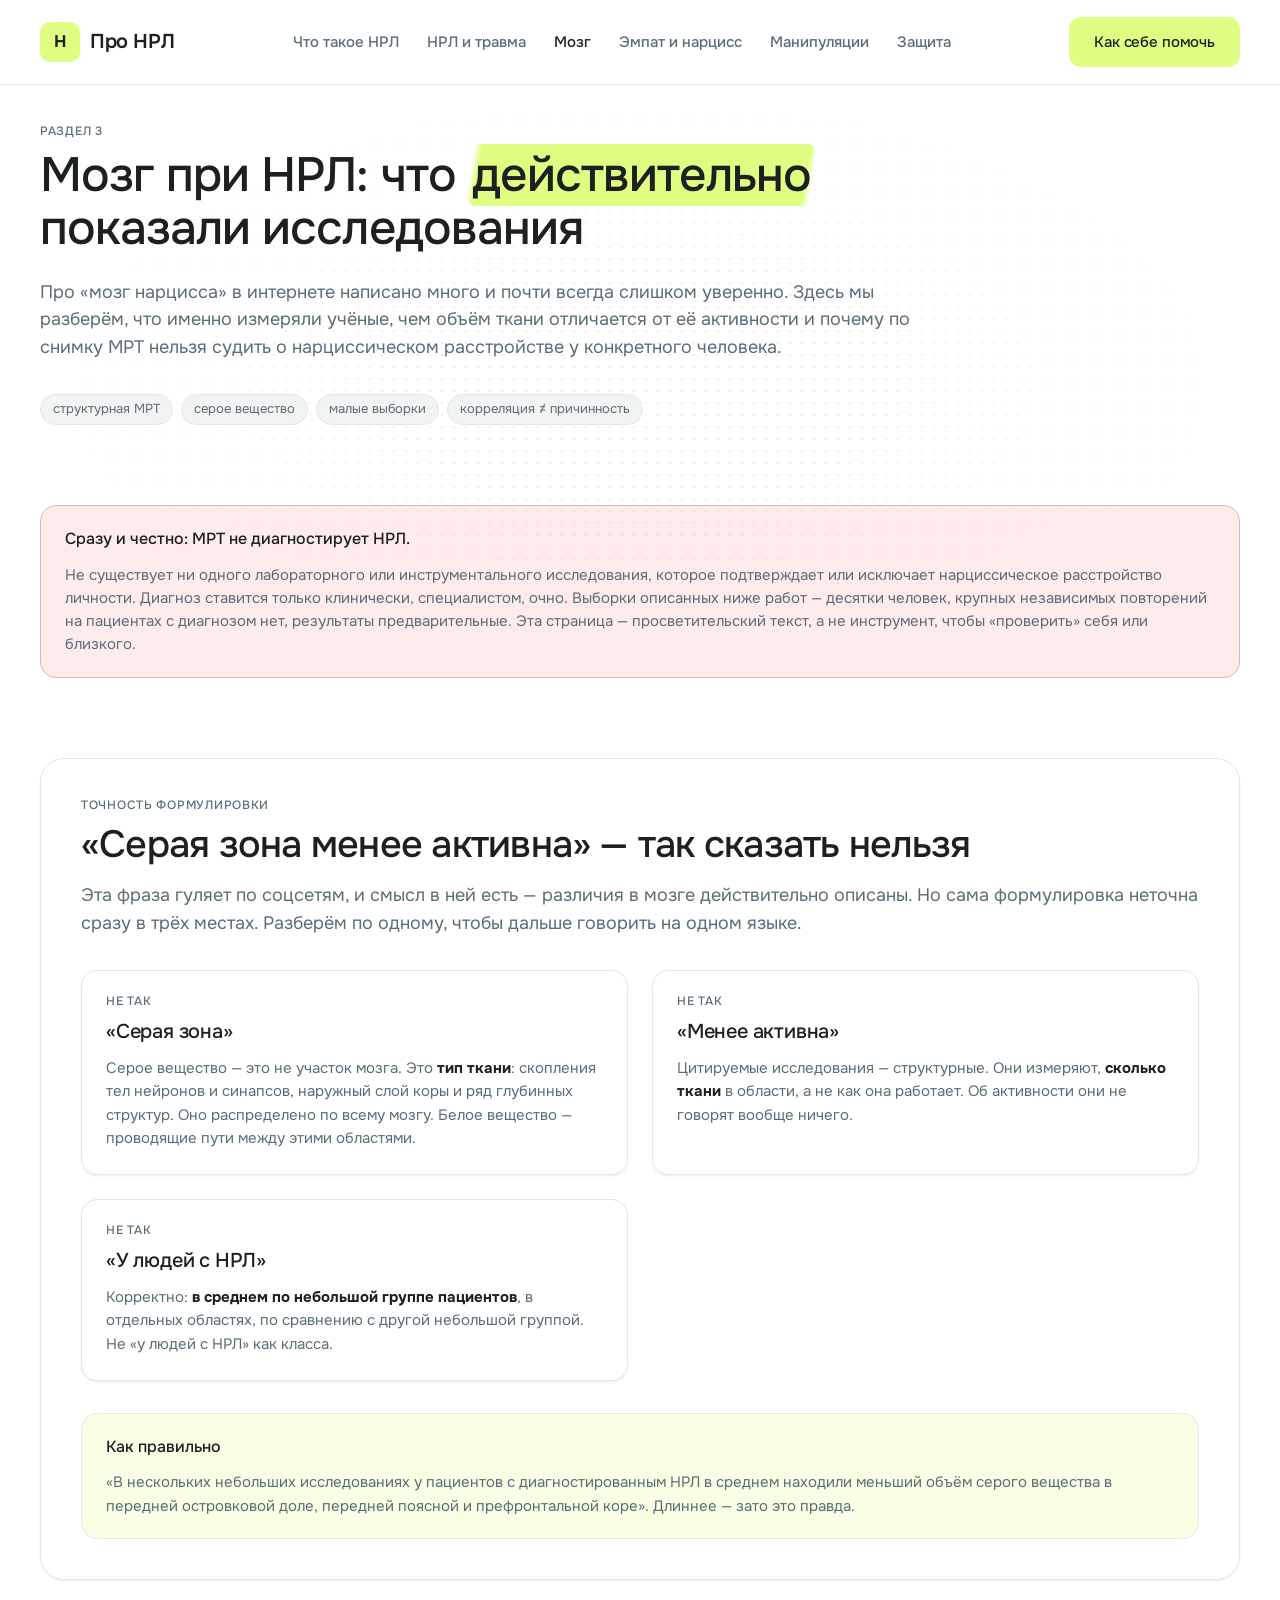
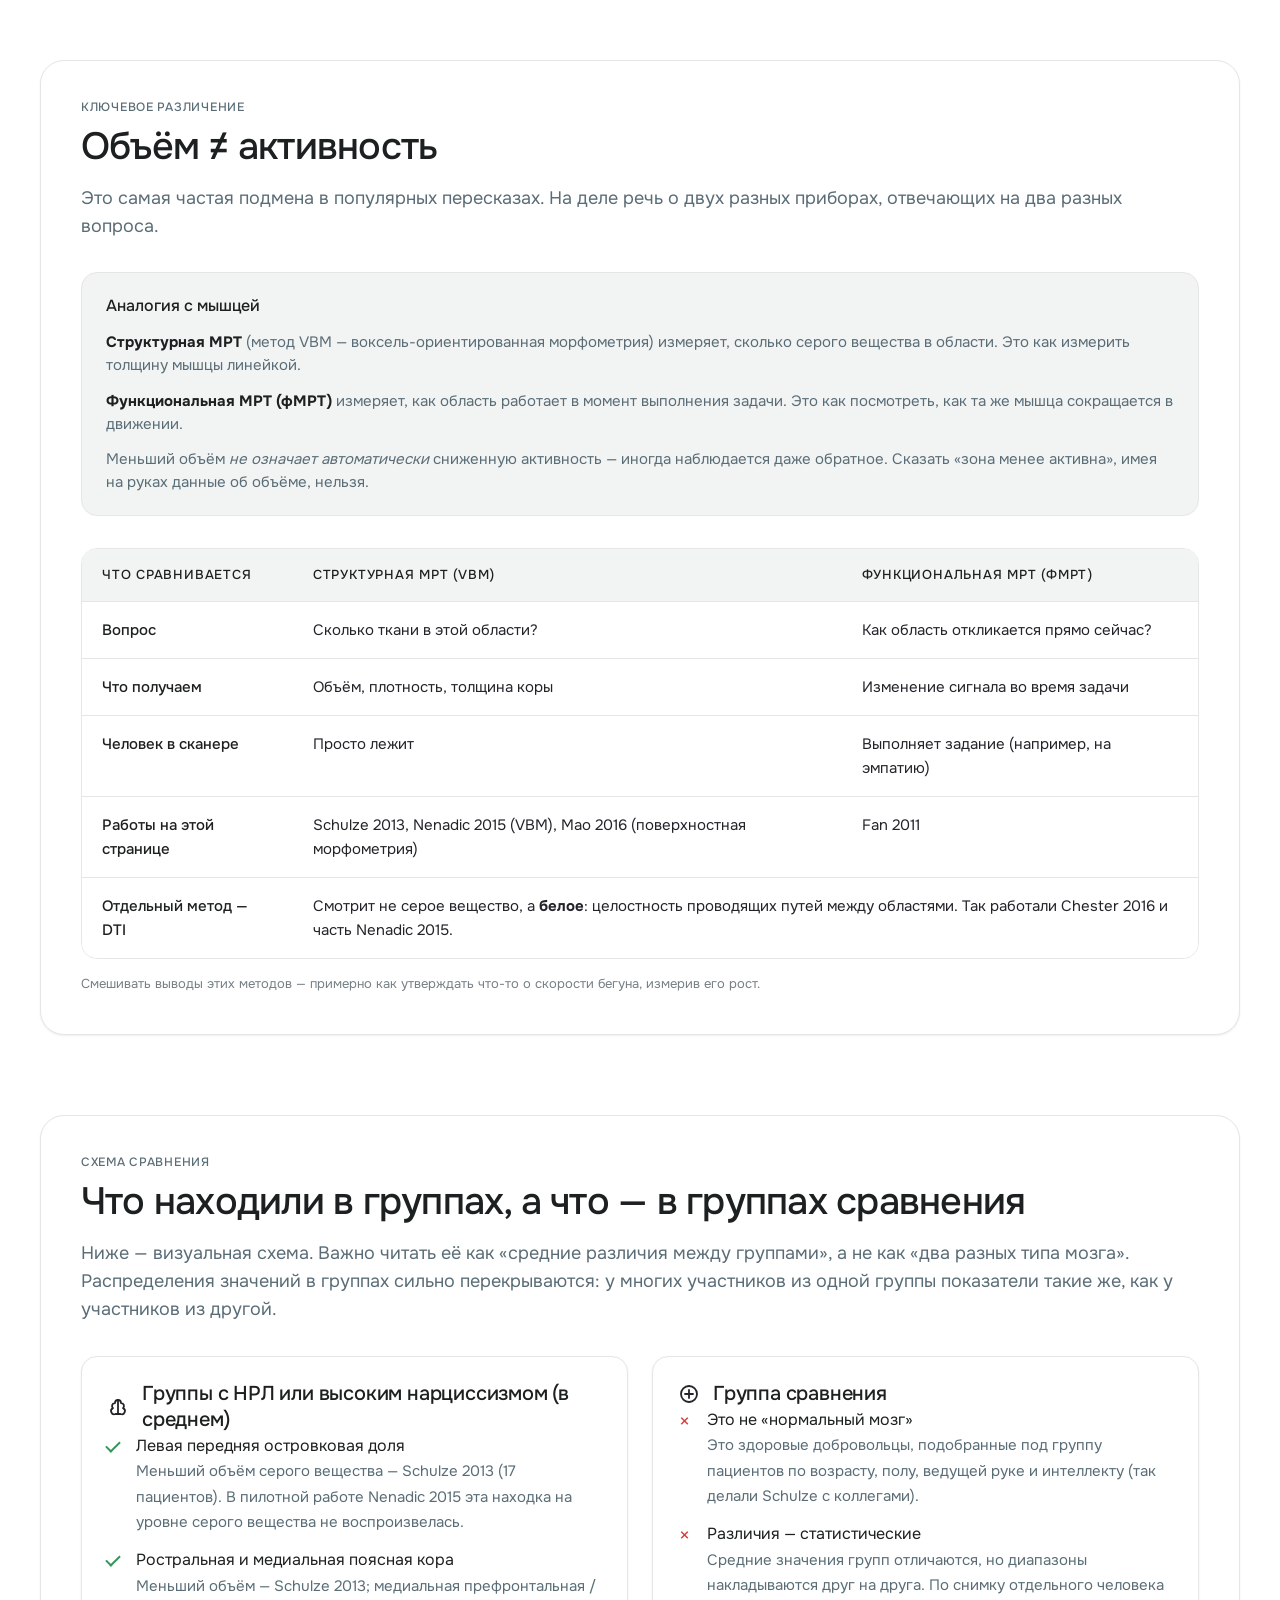
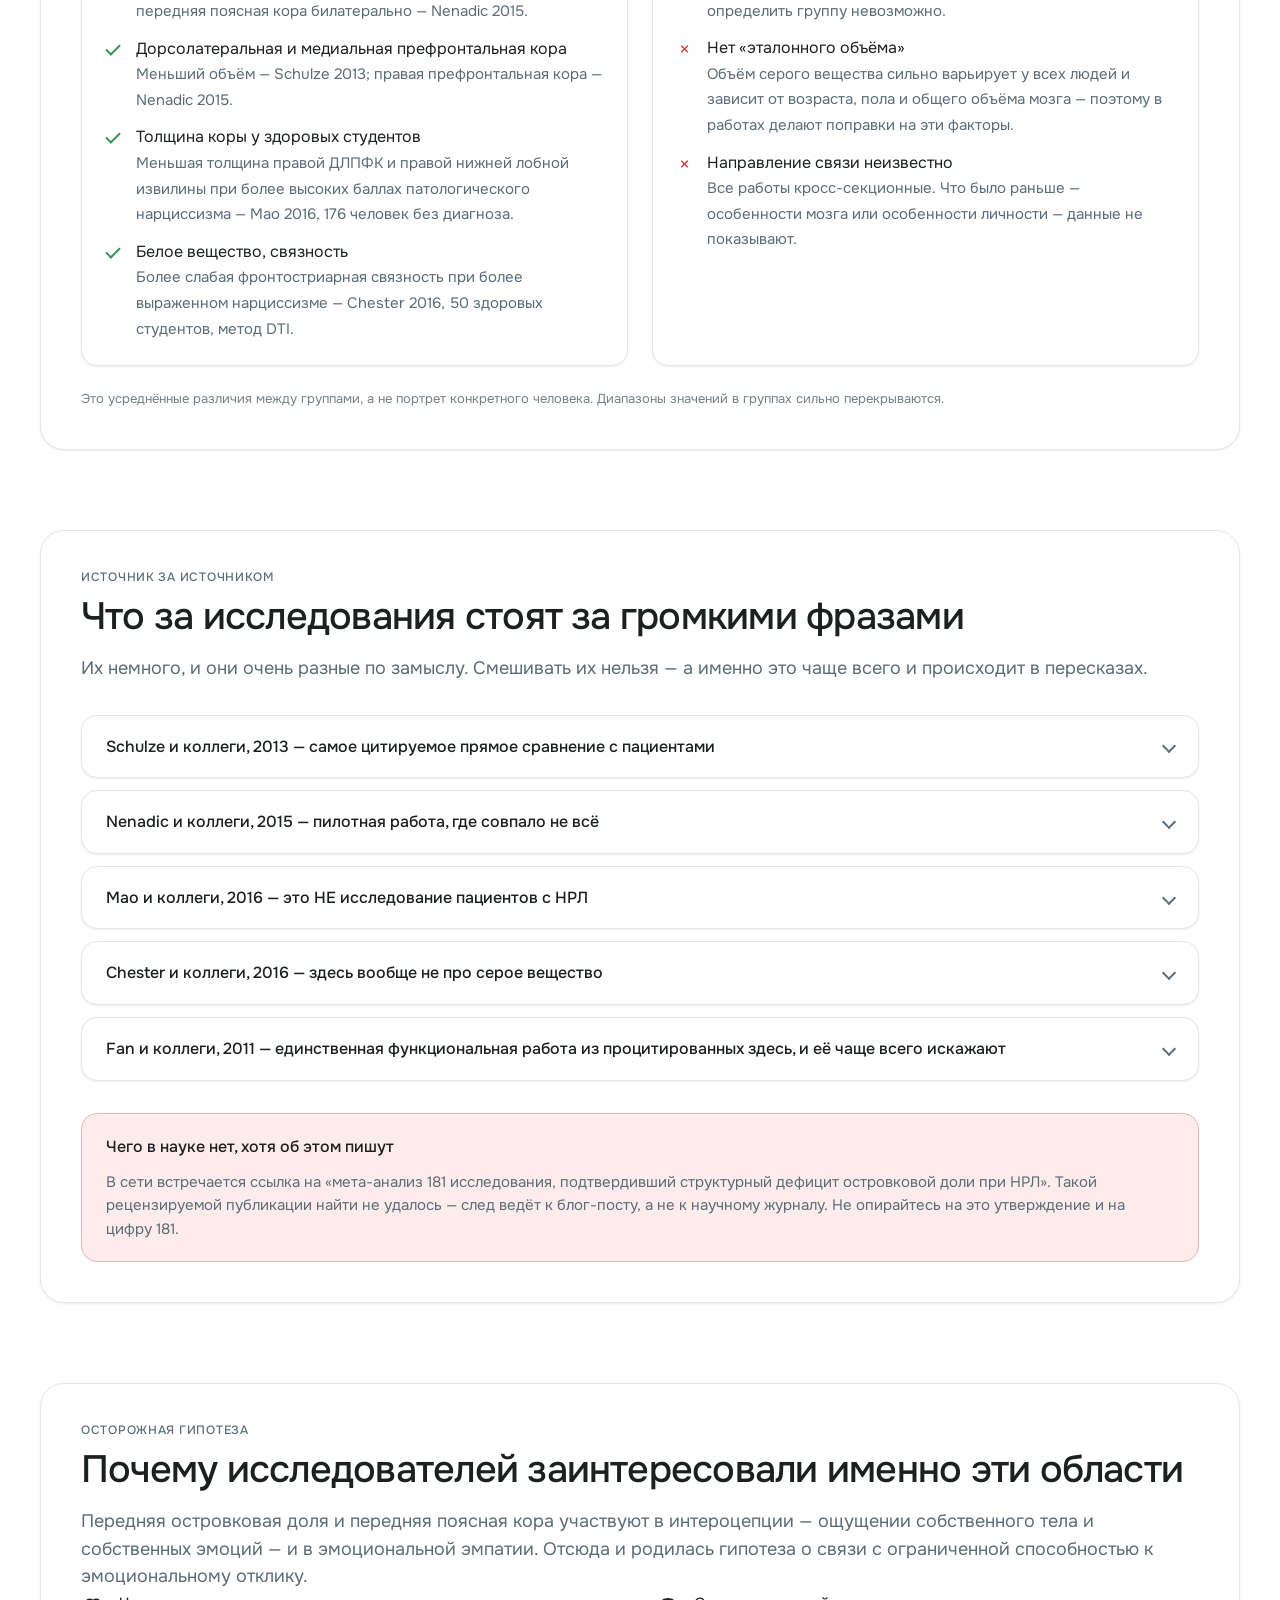
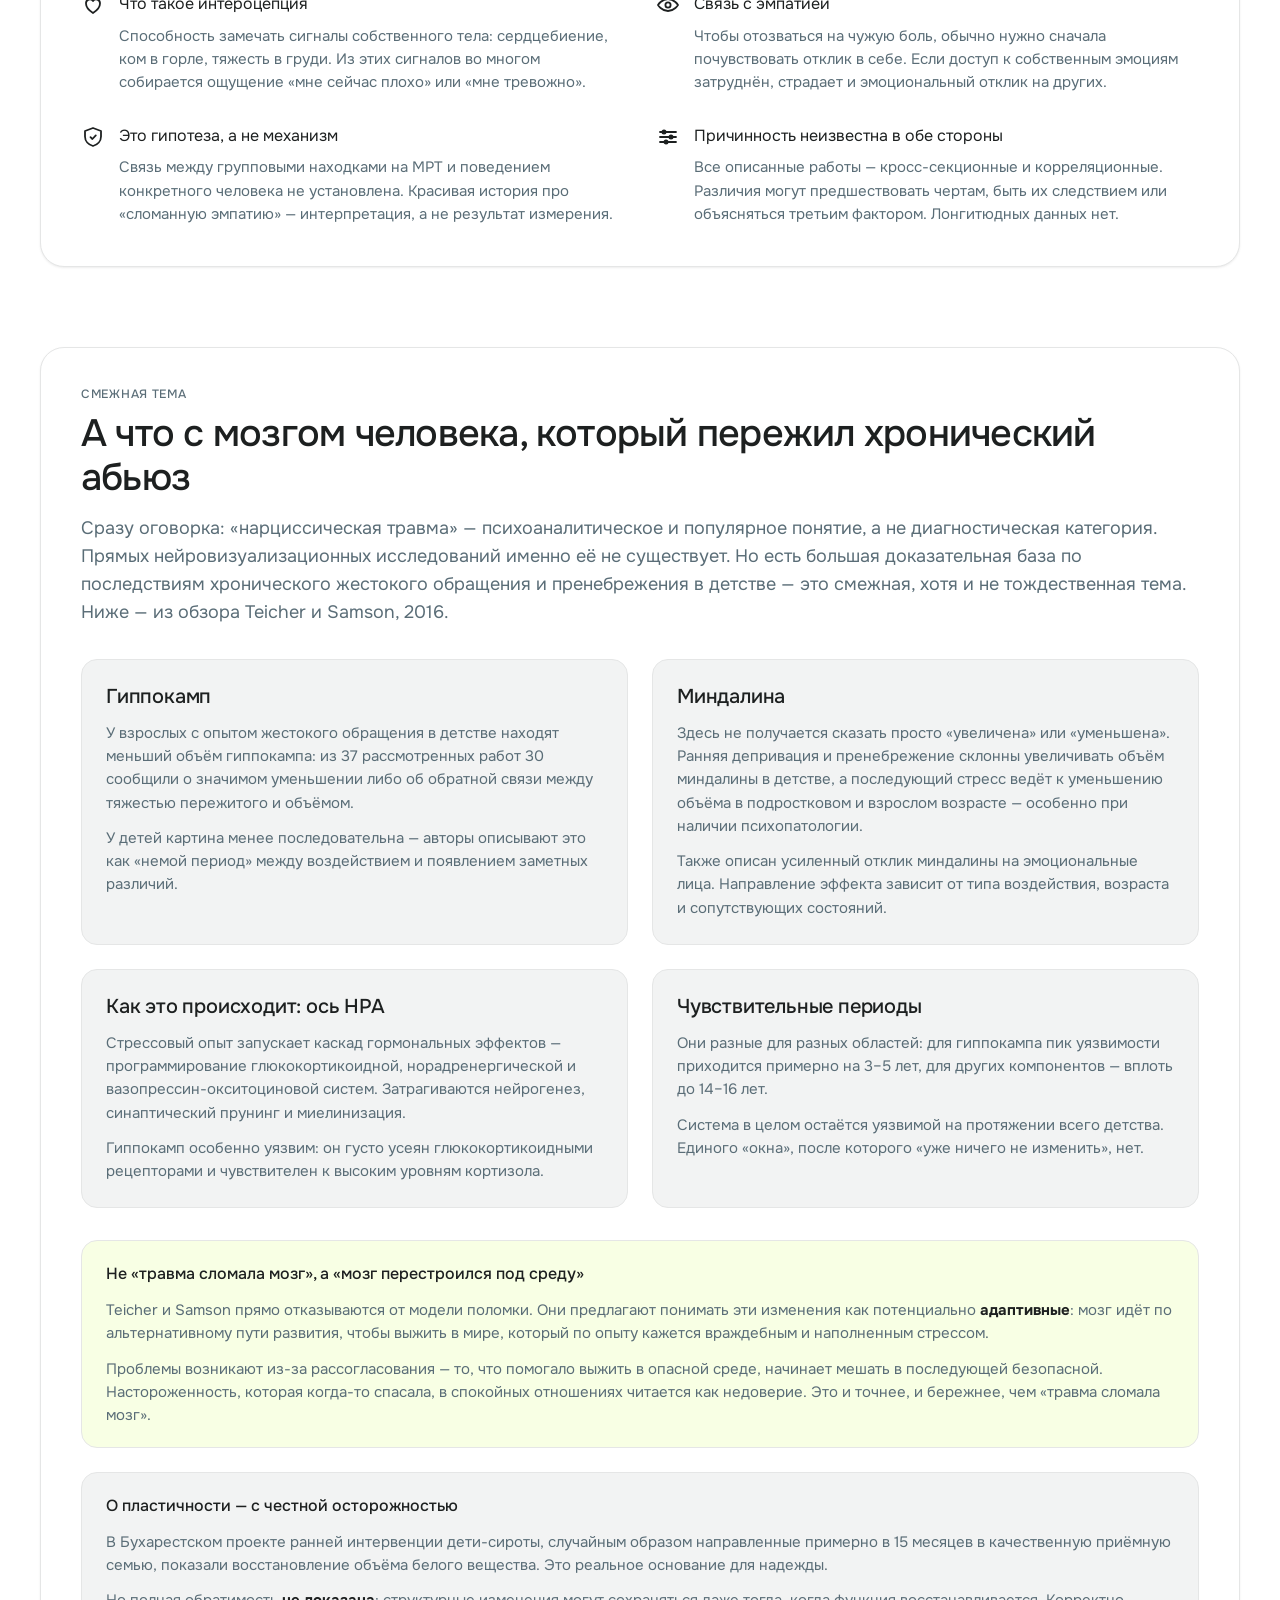
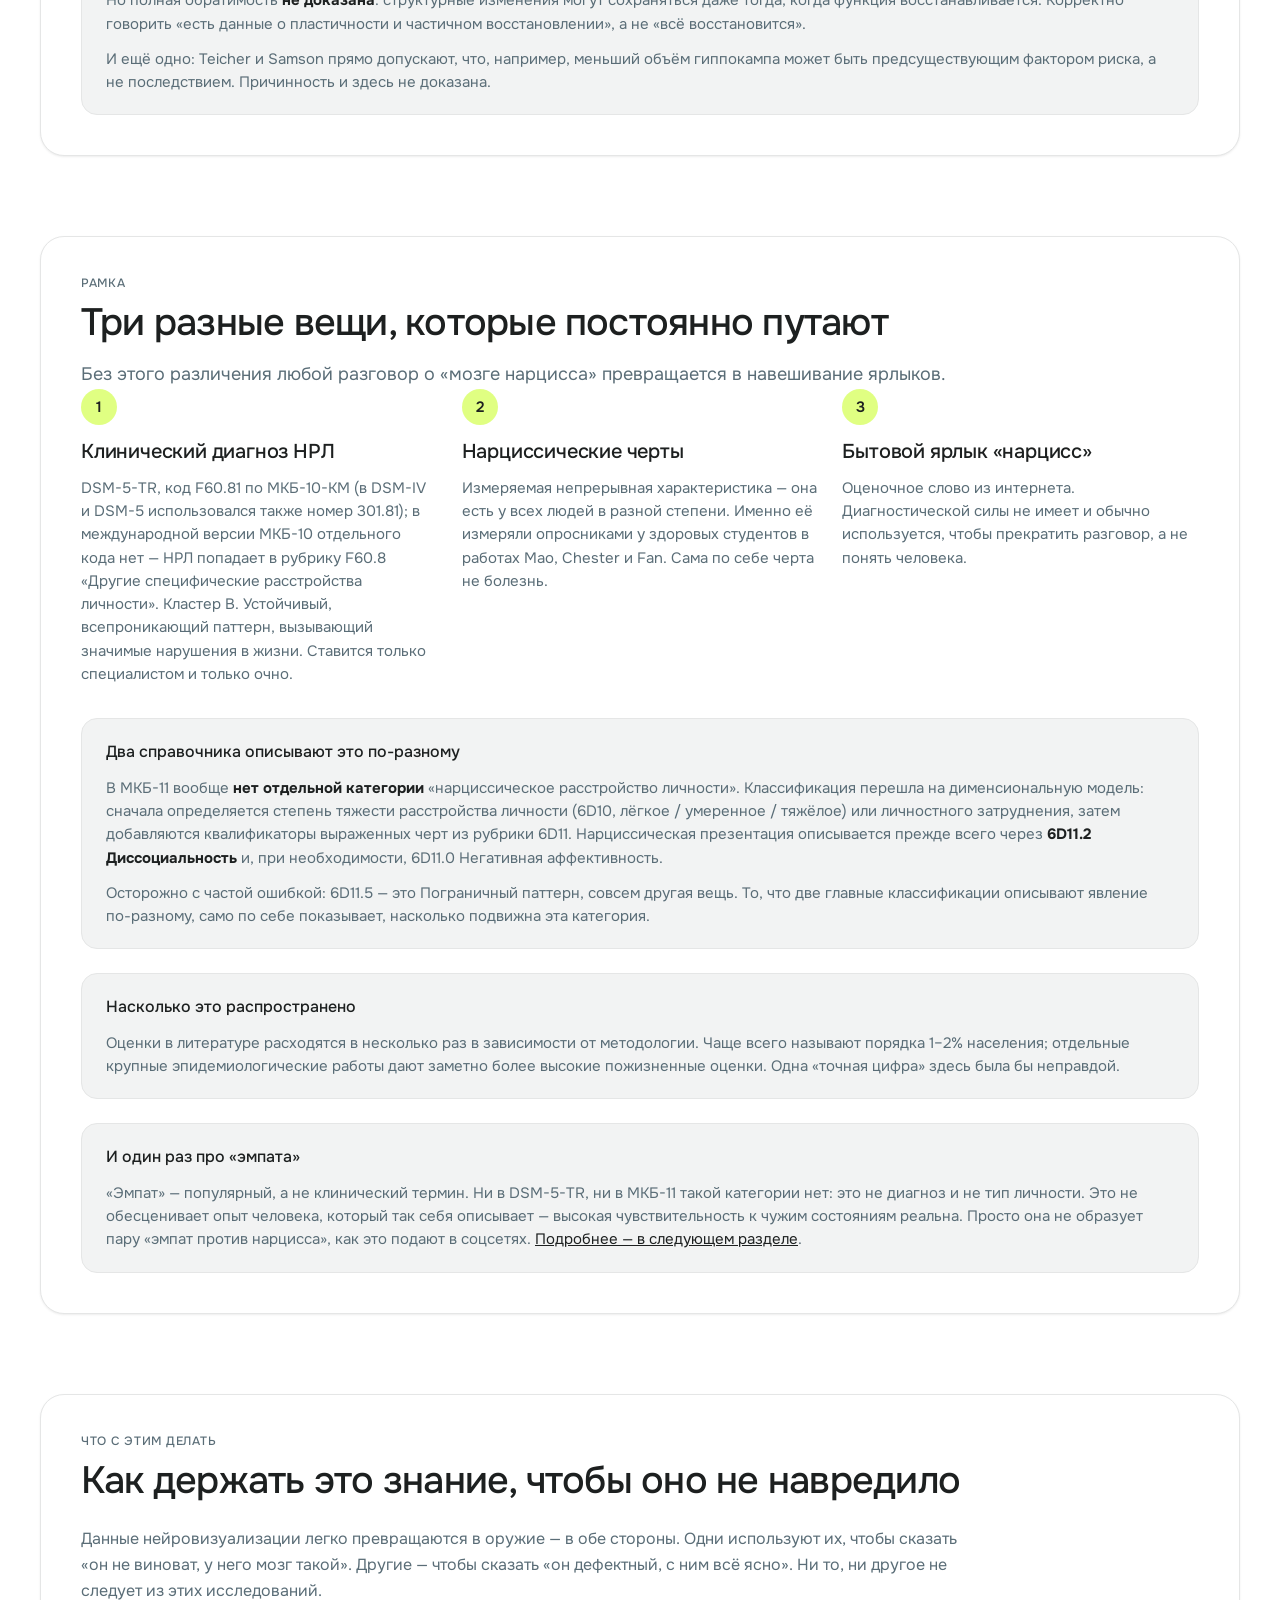
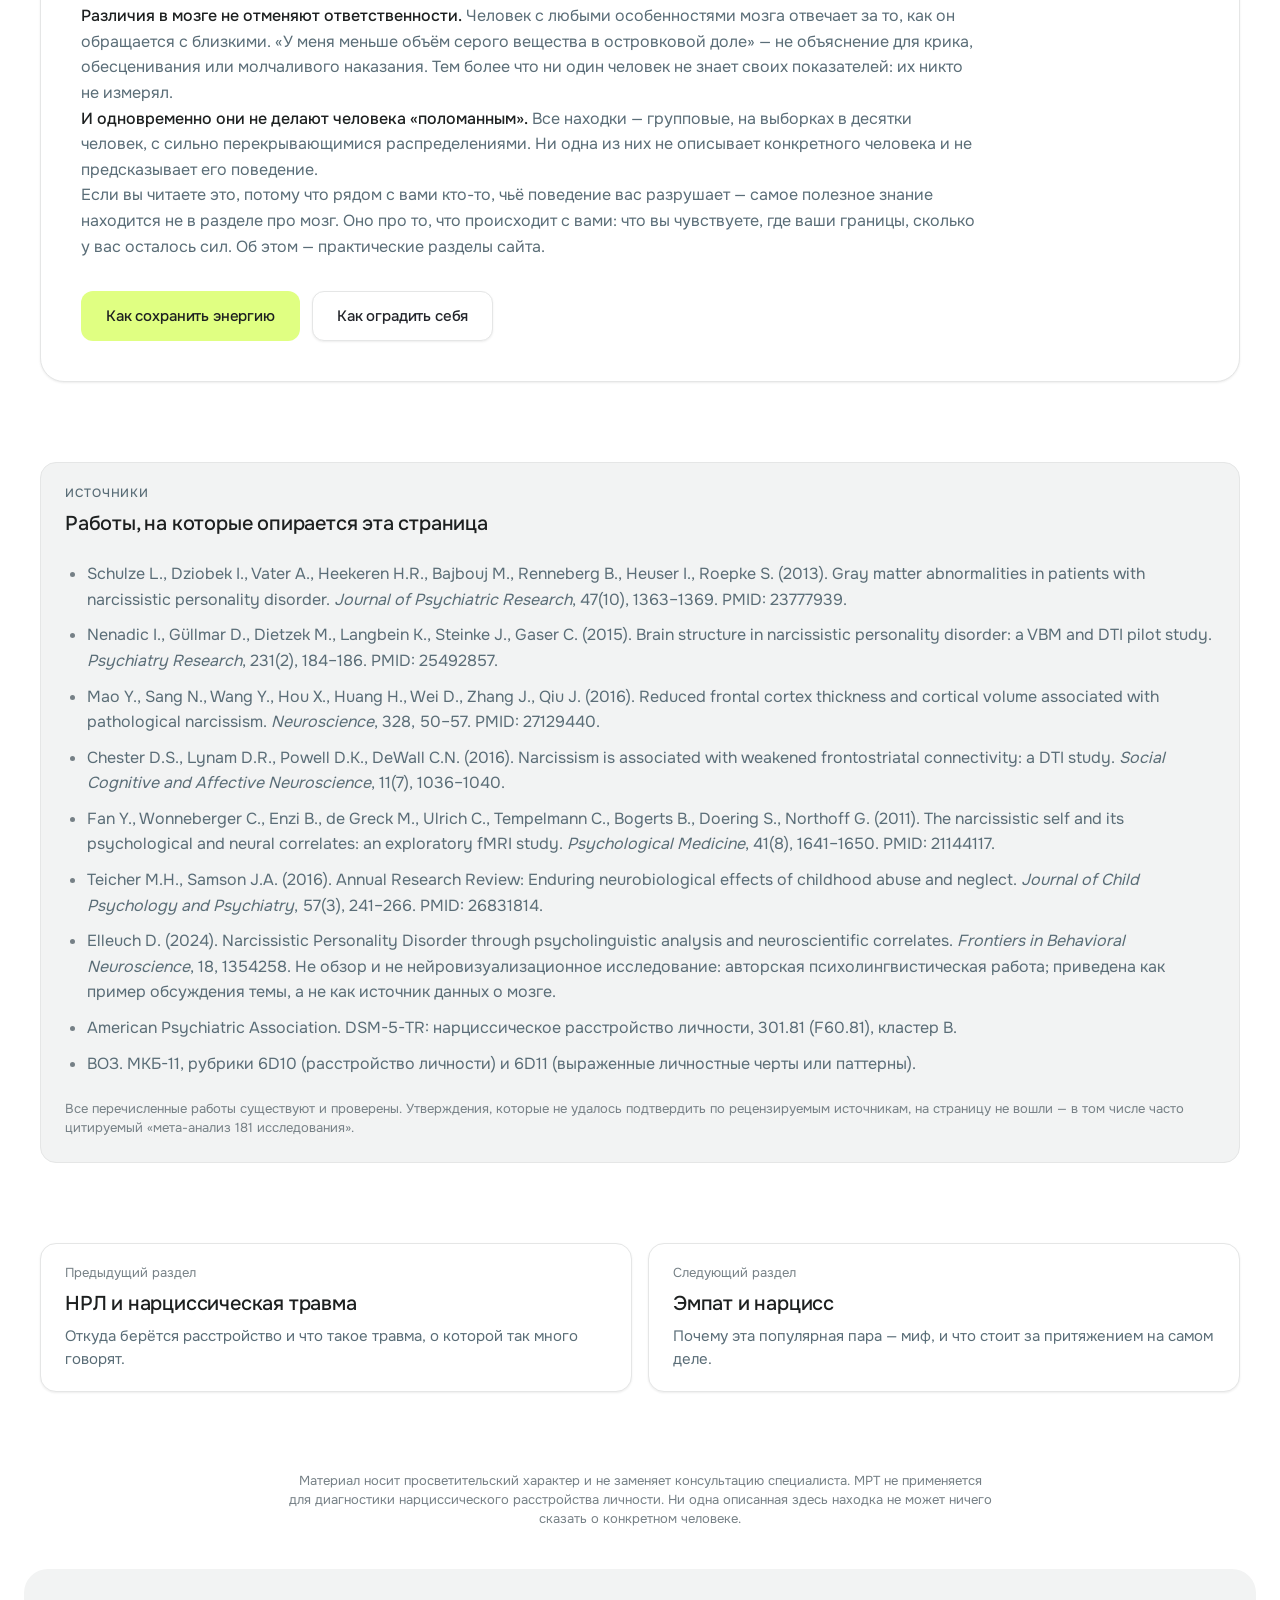
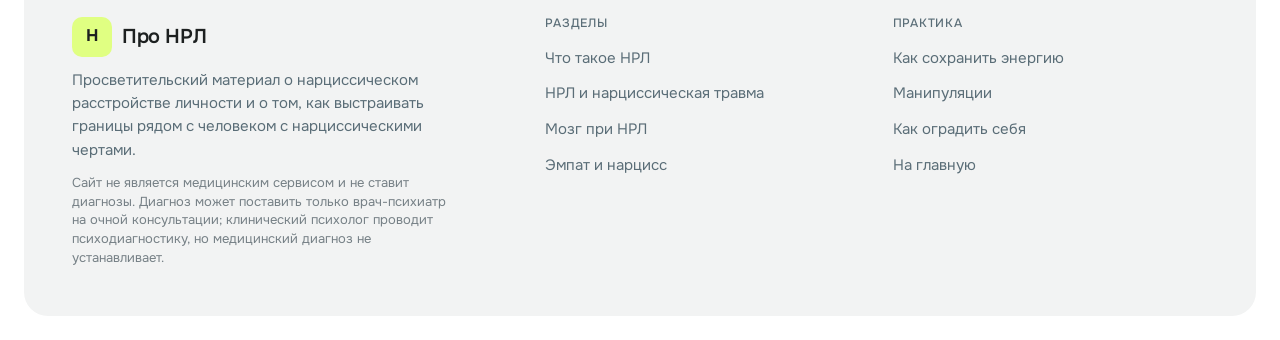
<file: mozg.html>
<!DOCTYPE html>
<html lang="ru">
<head>
<meta charset="utf-8">
<meta name="viewport" content="width=device-width, initial-scale=1">
<title>Мозг при НРЛ — Про НРЛ</title>
<meta name="description" content="Что на самом деле показали МРТ-исследования при нарциссическом расстройстве личности: меньший объём серого вещества в отдельных зонах, разница между объёмом и активностью, и почему МРТ не ставит диагноз.">
<link rel="icon" href="data:image/svg+xml,<svg xmlns='http://www.w3.org/2000/svg' viewBox='0 0 100 100'><rect width='100' height='100' rx='22' fill='%23e0ff82'/><text y='72' x='50' text-anchor='middle' font-size='58' font-family='sans-serif' font-weight='700' fill='%231d2020'>Н</text></svg>">
<link rel="stylesheet" href="assets/style.css">
</head>
<body>
<a href="#main" class="sr-only">К содержанию</a>

<header class="site-header">
  <div class="bar">
    <a href="index.html" class="brand">
      <span class="brand-mark" aria-hidden="true">Н</span>
      Про НРЛ
    </a>
    <nav class="nav" aria-label="Основная навигация">
      <a href="chto-takoe-nrl.html">Что такое НРЛ</a>
      <a href="nrl-i-travma.html">НРЛ и травма</a>
      <a href="mozg.html" aria-current="page">Мозг</a>
      <a href="empat-i-narciss.html">Эмпат и нарцисс</a>
      <a href="manipulyacii.html">Манипуляции</a>
      <a href="zashchita.html">Защита</a>
    </nav>
    <div class="header-actions">
      <button class="menu-toggle" type="button" aria-expanded="false" aria-controls="mobile-nav" onclick="var n=document.getElementById('mobile-nav');var o=n.classList.toggle('open');this.setAttribute('aria-expanded',o)">Меню</button>
      <a href="kak-sohranit-energiyu.html" class="btn btn-primary" style="white-space:nowrap">Как себе помочь</a>
    </div>
  </div>
  <div class="mobile-nav" id="mobile-nav">
    <ul>
      <li><a href="chto-takoe-nrl.html">Что такое НРЛ</a></li>
      <li><a href="nrl-i-travma.html">НРЛ и нарциссическая травма</a></li>
      <li><a href="mozg.html" aria-current="page">Мозг при НРЛ</a></li>
      <li><a href="empat-i-narciss.html">Эмпат и нарцисс</a></li>
      <li><a href="kak-sohranit-energiyu.html">Как сохранить энергию</a></li>
      <li><a href="manipulyacii.html">Манипуляции</a></li>
      <li><a href="zashchita.html">Как оградить себя</a></li>
    </ul>
  </div>
</header>

<main id="main">
  <div class="container">

    <section class="section" style="position:relative">
      <div class="dot-grid" style="position:absolute;inset:0 0 auto;height:600px" aria-hidden="true"></div>
      <div style="position:relative;max-width:56rem">
        <p class="eyebrow">РАЗДЕЛ 3</p>
        <h1 class="h1 mt-3">Мозг при НРЛ: что <span class="marker">действительно</span> показали исследования</h1>
        <p class="lead mt-6">Про «мозг нарцисса» в интернете написано много и почти всегда слишком уверенно. Здесь мы разберём, что именно измеряли учёные, чем объём ткани отличается от её активности и почему по снимку МРТ нельзя судить о нарциссическом расстройстве у конкретного человека.</p>
        <div class="mt-8" style="display:flex;flex-wrap:wrap;gap:8px">
          <span class="tag">структурная МРТ</span>
          <span class="tag">серое вещество</span>
          <span class="tag">малые выборки</span>
          <span class="tag">корреляция ≠ причинность</span>
        </div>
      </div>
    </section>

    <section class="section">
      <div class="callout-warn">
        <p class="body ink-strong" style="font-weight:500">Сразу и честно: МРТ не диагностирует НРЛ.</p>
        <p class="small muted mt-3">Не существует ни одного лабораторного или инструментального исследования, которое подтверждает или исключает нарциссическое расстройство личности. Диагноз ставится только клинически, специалистом, очно. Выборки описанных ниже работ — десятки человек, крупных независимых повторений на пациентах с диагнозом нет, результаты предварительные. Эта страница — просветительский текст, а не инструмент, чтобы «проверить» себя или близкого.</p>
      </div>
    </section>

    <section class="section">
      <div class="card">
        <p class="eyebrow">ТОЧНОСТЬ ФОРМУЛИРОВКИ</p>
        <h2 class="h2 mt-3">«Серая зона менее активна» — так сказать нельзя</h2>
        <p class="lead mt-4">Эта фраза гуляет по соцсетям, и смысл в ней есть — различия в мозге действительно описаны. Но сама формулировка неточна сразу в трёх местах. Разберём по одному, чтобы дальше говорить на одном языке.</p>

        <div class="grid grid-3 mt-8">
          <div class="card-sm">
            <p class="eyebrow">НЕ ТАК</p>
            <p class="h3 mt-3">«Серая зона»</p>
            <p class="small muted mt-3">Серое вещество — это не участок мозга. Это <strong class="ink-strong">тип ткани</strong>: скопления тел нейронов и синапсов, наружный слой коры и ряд глубинных структур. Оно распределено по всему мозгу. Белое вещество — проводящие пути между этими областями.</p>
          </div>
          <div class="card-sm">
            <p class="eyebrow">НЕ ТАК</p>
            <p class="h3 mt-3">«Менее активна»</p>
            <p class="small muted mt-3">Цитируемые исследования — структурные. Они измеряют, <strong class="ink-strong">сколько ткани</strong> в области, а не как она работает. Об активности они не говорят вообще ничего.</p>
          </div>
          <div class="card-sm">
            <p class="eyebrow">НЕ ТАК</p>
            <p class="h3 mt-3">«У людей с НРЛ»</p>
            <p class="small muted mt-3">Корректно: <strong class="ink-strong">в среднем по небольшой группе пациентов</strong>, в отдельных областях, по сравнению с другой небольшой группой. Не «у людей с НРЛ» как класса.</p>
          </div>
        </div>

        <div class="callout-accent mt-8">
          <p class="body ink-strong" style="font-weight:500">Как правильно</p>
          <p class="small muted mt-3">«В нескольких небольших исследованиях у пациентов с диагностированным НРЛ в среднем находили меньший объём серого вещества в передней островковой доле, передней поясной и префронтальной коре». Длиннее — зато это правда.</p>
        </div>
      </div>
    </section>

    <section class="section">
      <div class="card">
        <p class="eyebrow">КЛЮЧЕВОЕ РАЗЛИЧЕНИЕ</p>
        <h2 class="h2 mt-3">Объём ≠ активность</h2>
        <p class="lead mt-4">Это самая частая подмена в популярных пересказах. На деле речь о двух разных приборах, отвечающих на два разных вопроса.</p>

        <div class="callout mt-8">
          <p class="body ink-strong" style="font-weight:500">Аналогия с мышцей</p>
          <p class="small muted mt-3"><strong class="ink-strong">Структурная МРТ</strong> (метод VBM — воксель-ориентированная морфометрия) измеряет, сколько серого вещества в области. Это как измерить толщину мышцы линейкой.</p>
          <p class="small muted mt-3"><strong class="ink-strong">Функциональная МРТ (фМРТ)</strong> измеряет, как область работает в момент выполнения задачи. Это как посмотреть, как та же мышца сокращается в движении.</p>
          <p class="small muted mt-3">Меньший объём <em>не означает автоматически</em> сниженную активность — иногда наблюдается даже обратное. Сказать «зона менее активна», имея на руках данные об объёме, нельзя.</p>
        </div>

        <div class="table-wrap mt-8">
          <table class="compare">
            <thead>
              <tr>
                <th scope="col">Что сравнивается</th>
                <th scope="col">Структурная МРТ (VBM)</th>
                <th scope="col">Функциональная МРТ (фМРТ)</th>
              </tr>
            </thead>
            <tbody>
              <tr>
                <td>Вопрос</td>
                <td>Сколько ткани в этой области?</td>
                <td>Как область откликается прямо сейчас?</td>
              </tr>
              <tr>
                <td>Что получаем</td>
                <td>Объём, плотность, толщина коры</td>
                <td>Изменение сигнала во время задачи</td>
              </tr>
              <tr>
                <td>Человек в сканере</td>
                <td>Просто лежит</td>
                <td>Выполняет задание (например, на эмпатию)</td>
              </tr>
              <tr>
                <td>Работы на этой странице</td>
                <td>Schulze 2013, Nenadic 2015 (VBM), Mao 2016 (поверхностная морфометрия)</td>
                <td>Fan 2011</td>
              </tr>
              <tr>
                <td>Отдельный метод — DTI</td>
                <td colspan="2">Смотрит не серое вещество, а <strong>белое</strong>: целостность проводящих путей между областями. Так работали Chester 2016 и часть Nenadic 2015.</td>
              </tr>
            </tbody>
          </table>
        </div>
        <p class="caption muted-soft mt-4">Смешивать выводы этих методов — примерно как утверждать что-то о скорости бегуна, измерив его рост.</p>
      </div>
    </section>

    <section class="section">
      <div class="card">
        <p class="eyebrow">СХЕМА СРАВНЕНИЯ</p>
        <h2 class="h2 mt-3">Что находили в группах, а что — в группах сравнения</h2>
        <p class="lead mt-4">Ниже — визуальная схема. Важно читать её как «средние различия между группами», а не как «два разных типа мозга». Распределения значений в группах сильно перекрываются: у многих участников из одной группы показатели такие же, как у участников из другой.</p>

        <div class="grid grid-2 mt-8">
          <div class="card-sm">
            <div style="display:flex;align-items:center;gap:12px">
              <svg viewBox="0 0 24 24" fill="none" stroke="currentColor" stroke-width="1.8" stroke-linecap="round" stroke-linejoin="round" width="24" height="24" aria-hidden="true" style="flex-shrink:0"><path d="M12 5a3 3 0 0 0-3 3 3 3 0 0 0-2 5.2A3 3 0 0 0 9.5 19h5a3 3 0 0 0 2.5-5.8A3 3 0 0 0 15 8a3 3 0 0 0-3-3Z"/><path d="M12 5v14"/></svg>
              <p class="h3">Группы с НРЛ или высоким нарциссизмом (в среднем)</p>
            </div>
            <ul class="check-list mt-6">
              <li><span class="body ink-strong">Левая передняя островковая доля</span><br><span class="small muted">Меньший объём серого вещества — Schulze 2013 (17 пациентов). В пилотной работе Nenadic 2015 эта находка на уровне серого вещества не воспроизвелась.</span></li>
              <li><span class="body ink-strong">Ростральная и медиальная поясная кора</span><br><span class="small muted">Меньший объём — Schulze 2013; медиальная префронтальная / передняя поясная кора билатерально — Nenadic 2015.</span></li>
              <li><span class="body ink-strong">Дорсолатеральная и медиальная префронтальная кора</span><br><span class="small muted">Меньший объём — Schulze 2013; правая префронтальная кора — Nenadic 2015.</span></li>
              <li><span class="body ink-strong">Толщина коры у здоровых студентов</span><br><span class="small muted">Меньшая толщина правой ДЛПФК и правой нижней лобной извилины при более высоких баллах патологического нарциссизма — Mao 2016, 176 человек без диагноза.</span></li>
              <li><span class="body ink-strong">Белое вещество, связность</span><br><span class="small muted">Более слабая фронтостриарная связность при более выраженном нарциссизме — Chester 2016, 50 здоровых студентов, метод DTI.</span></li>
            </ul>
          </div>

          <div class="card-sm">
            <div style="display:flex;align-items:center;gap:12px">
              <svg viewBox="0 0 24 24" fill="none" stroke="currentColor" stroke-width="1.8" stroke-linecap="round" stroke-linejoin="round" width="24" height="24" aria-hidden="true" style="flex-shrink:0"><circle cx="12" cy="12" r="8"/><path d="M12 8v8M8 12h8"/></svg>
              <p class="h3">Группа сравнения</p>
            </div>
            <ul class="cross-list mt-6">
              <li><span class="body ink-strong">Это не «нормальный мозг»</span><br><span class="small muted">Это здоровые добровольцы, подобранные под группу пациентов по возрасту, полу, ведущей руке и интеллекту (так делали Schulze с коллегами).</span></li>
              <li><span class="body ink-strong">Различия — статистические</span><br><span class="small muted">Средние значения групп отличаются, но диапазоны накладываются друг на друга. По снимку отдельного человека определить группу невозможно.</span></li>
              <li><span class="body ink-strong">Нет «эталонного объёма»</span><br><span class="small muted">Объём серого вещества сильно варьирует у всех людей и зависит от возраста, пола и общего объёма мозга — поэтому в работах делают поправки на эти факторы.</span></li>
              <li><span class="body ink-strong">Направление связи неизвестно</span><br><span class="small muted">Все работы кросс-секционные. Что было раньше — особенности мозга или особенности личности — данные не показывают.</span></li>
            </ul>
          </div>
        </div>

        <p class="caption muted-soft mt-6">Это усреднённые различия между группами, а не портрет конкретного человека. Диапазоны значений в группах сильно перекрываются.</p>
      </div>
    </section>

    <section class="section">
      <div class="card">
        <p class="eyebrow">ИСТОЧНИК ЗА ИСТОЧНИКОМ</p>
        <h2 class="h2 mt-3">Что за исследования стоят за громкими фразами</h2>
        <p class="lead mt-4">Их немного, и они очень разные по замыслу. Смешивать их нельзя — а именно это чаще всего и происходит в пересказах.</p>

        <div class="faq mt-8">
          <details>
            <summary>Schulze и коллеги, 2013 — самое цитируемое прямое сравнение с пациентами</summary>
            <div class="faq-body">
              <p>Это самая цитируемая работа, где напрямую сравнили людей с клинически диагностированным НРЛ и здоровый контроль структурной МРТ: 17 пациентов против 17 здоровых, подобранных по возрасту, полу, ведущей руке и интеллекту. Таких прямых сравнений «пациенты против контроля» всего несколько — сюда же относится пилотная работа Nenadic 2015 (см. ниже).</p>
              <p class="mt-3">Меньший объём серого вещества у группы НРЛ нашли в левой передней островковой доле, в ростральной и медиальной поясной коре, в дорсолатеральной и медиальной префронтальной коре.</p>
              <p class="mt-3">Отдельная находка, которую почти всегда пересказывают неверно: объём серого вещества левой передней островковой доли положительно коррелировал с самоотчётной эмоциональной эмпатией — <strong>в обеих группах вместе</strong>, а не только у пациентов. То есть это связь по всей выборке, общая закономерность, а не «маркер нарцисса».</p>
            </div>
          </details>

          <details>
            <summary>Nenadic и коллеги, 2015 — пилотная работа, где совпало не всё</summary>
            <div class="faq-body">
              <p>Авторы сами назвали работу пилотной — прямо в заголовке статьи. Дефицит серого вещества найден в правой префронтальной и в билатеральной медиальной префронтальной / передней поясной коре.</p>
              <p class="mt-3">И вот важное: снижение объёма серого вещества <strong>в островковой доле здесь не воспроизвелось</strong>. В опубликованных результатах DTI снижение фракционной анизотропии описано в белом веществе правой лобной доли; отдельной находки по островковой доле в абстракте статьи нет.</p>
              <p class="mt-3">Это хороший честный пример того, что результаты между исследованиями совпадают не полностью. В популярных статьях такие расхождения обычно просто не упоминают.</p>
            </div>
          </details>

          <details>
            <summary>Mao и коллеги, 2016 — это НЕ исследование пациентов с НРЛ</summary>
            <div class="faq-body">
              <p>176 здоровых студентов, у которых измеряли выраженность патологического нарциссизма опросником PNI. Пациентов с диагнозом там нет вообще.</p>
              <p class="mt-3">Более высокие баллы связаны с меньшей толщиной коры правой дорсолатеральной префронтальной коры и правой нижней лобной извилины и с меньшим объёмом коры в правой ДЛПФК, правой постцентральной извилине и левой медиальной префронтальной коре. С поправкой на возраст, пол и общий объём мозга.</p>
              <p class="mt-3">Это корреляция черты в пределах нормы, а не картина болезни. Писать «у людей с НРЛ по данным Mao...» — фактическая ошибка.</p>
            </div>
          </details>

          <details>
            <summary>Chester и коллеги, 2016 — здесь вообще не про серое вещество</summary>
            <div class="faq-body">
              <p>50 здоровых студентов, метод DTI. Изучали не объём серого вещества, а целостность проводящих путей — белое вещество — между медиальной префронтальной корой (обработка информации о себе) и вентральным стриатумом (обработка вознаграждения).</p>
              <p class="mt-3">Более выраженный нарциссизм оказался связан с более слабой фронтостриарной связностью. Авторы обсуждают гипотезу: поиск восхищения извне может компенсировать слабую внутреннюю связку «я — вознаграждение». Это именно гипотеза авторов, а не установленный механизм.</p>
            </div>
          </details>

          <details>
            <summary>Fan и коллеги, 2011 — единственная функциональная работа из процитированных здесь, и её чаще всего искажают</summary>
            <div class="faq-body">
              <p>34 здоровых человека без диагноза, разделённых по 33-му и 66-му процентилю баллов Нарциссического опросника на группы «высокий нарциссизм» (11 человек) и «низкий» (11 человек). Одиннадцать против одиннадцати.</p>
              <p class="mt-3">Во время задачи на эмпатию у группы с высоким нарциссизмом наблюдалась достоверно <strong>меньшая деактивация</strong> в правой передней островковой доле — и более высокие баллы алекситимии по шкале TAS-20.</p>
              <p class="mt-3">Меньшая деактивация — это не то же самое, что «сниженная активность», и уж точно не «отсутствие эмоционального резонанса». Корректная формулировка: иная динамика активности островковой доли и больше трудностей с распознаванием собственных эмоций.</p>
            </div>
          </details>
        </div>

        <div class="callout-warn mt-8">
          <p class="body ink-strong" style="font-weight:500">Чего в науке нет, хотя об этом пишут</p>
          <p class="small muted mt-3">В сети встречается ссылка на «мета-анализ 181 исследования, подтвердивший структурный дефицит островковой доли при НРЛ». Такой рецензируемой публикации найти не удалось — след ведёт к блог-посту, а не к научному журналу. Не опирайтесь на это утверждение и на цифру 181.</p>
        </div>
      </div>
    </section>

    <section class="section">
      <div class="card">
        <p class="eyebrow">ОСТОРОЖНАЯ ГИПОТЕЗА</p>
        <h2 class="h2 mt-3">Почему исследователей заинтересовали именно эти области</h2>
        <p class="lead mt-4">Передняя островковая доля и передняя поясная кора участвуют в интероцепции — ощущении собственного тела и собственных эмоций — и в эмоциональной эмпатии. Отсюда и родилась гипотеза о связи с ограниченной способностью к эмоциональному отклику.</p>

        <ul class="feature-list mt-8">
          <li>
            <svg viewBox="0 0 24 24" fill="none" stroke="currentColor" stroke-width="1.8" stroke-linecap="round" stroke-linejoin="round" aria-hidden="true"><path d="M12 20s-7-4.3-7-9.4A3.9 3.9 0 0 1 12 8a3.9 3.9 0 0 1 7 2.6C19 15.7 12 20 12 20Z"/></svg>
            <div>
              <p class="body ink-strong">Что такое интероцепция</p>
              <p class="small muted mt-2">Способность замечать сигналы собственного тела: сердцебиение, ком в горле, тяжесть в груди. Из этих сигналов во многом собирается ощущение «мне сейчас плохо» или «мне тревожно».</p>
            </div>
          </li>
          <li>
            <svg viewBox="0 0 24 24" fill="none" stroke="currentColor" stroke-width="1.8" stroke-linecap="round" stroke-linejoin="round" aria-hidden="true"><path d="M2 12s3.6-6 10-6 10 6 10 6-3.6 6-10 6-10-6-10-6Z"/><circle cx="12" cy="12" r="2.6"/></svg>
            <div>
              <p class="body ink-strong">Связь с эмпатией</p>
              <p class="small muted mt-2">Чтобы отозваться на чужую боль, обычно нужно сначала почувствовать отклик в себе. Если доступ к собственным эмоциям затруднён, страдает и эмоциональный отклик на других.</p>
            </div>
          </li>
          <li>
            <svg viewBox="0 0 24 24" fill="none" stroke="currentColor" stroke-width="1.8" stroke-linecap="round" stroke-linejoin="round" aria-hidden="true"><path d="M12 3 4 6v5.5c0 4.4 3.3 8.2 8 9.5 4.7-1.3 8-5.1 8-9.5V6Z"/><path d="M9.5 12.2 11.4 14l3.4-3.6"/></svg>
            <div>
              <p class="body ink-strong">Это гипотеза, а не механизм</p>
              <p class="small muted mt-2">Связь между групповыми находками на МРТ и поведением конкретного человека не установлена. Красивая история про «сломанную эмпатию» — интерпретация, а не результат измерения.</p>
            </div>
          </li>
          <li>
            <svg viewBox="0 0 24 24" fill="none" stroke="currentColor" stroke-width="1.8" stroke-linecap="round" stroke-linejoin="round" aria-hidden="true"><path d="M4 7h16M4 12h16M4 17h16"/><circle cx="8" cy="7" r="1.6"/><circle cx="15" cy="12" r="1.6"/><circle cx="10" cy="17" r="1.6"/></svg>
            <div>
              <p class="body ink-strong">Причинность неизвестна в обе стороны</p>
              <p class="small muted mt-2">Все описанные работы — кросс-секционные и корреляционные. Различия могут предшествовать чертам, быть их следствием или объясняться третьим фактором. Лонгитюдных данных нет.</p>
            </div>
          </li>
        </ul>
      </div>
    </section>

    <section class="section">
      <div class="card">
        <p class="eyebrow">СМЕЖНАЯ ТЕМА</p>
        <h2 class="h2 mt-3">А что с мозгом человека, который пережил хронический абьюз</h2>
        <p class="lead mt-4">Сразу оговорка: «нарциссическая травма» — психоаналитическое и популярное понятие, а не диагностическая категория. Прямых нейровизуализационных исследований именно её не существует. Но есть большая доказательная база по последствиям хронического жестокого обращения и пренебрежения в детстве — это смежная, хотя и не тождественная тема. Ниже — из обзора Teicher и Samson, 2016.</p>

        <div class="grid grid-2 mt-8">
          <div class="card-sunken">
            <p class="h3">Гиппокамп</p>
            <p class="small muted mt-3">У взрослых с опытом жестокого обращения в детстве находят меньший объём гиппокампа: из 37 рассмотренных работ 30 сообщили о значимом уменьшении либо об обратной связи между тяжестью пережитого и объёмом.</p>
            <p class="small muted mt-3">У детей картина менее последовательна — авторы описывают это как «немой период» между воздействием и появлением заметных различий.</p>
          </div>
          <div class="card-sunken">
            <p class="h3">Миндалина</p>
            <p class="small muted mt-3">Здесь не получается сказать просто «увеличена» или «уменьшена». Ранняя депривация и пренебрежение склонны увеличивать объём миндалины в детстве, а последующий стресс ведёт к уменьшению объёма в подростковом и взрослом возрасте — особенно при наличии психопатологии.</p>
            <p class="small muted mt-3">Также описан усиленный отклик миндалины на эмоциональные лица. Направление эффекта зависит от типа воздействия, возраста и сопутствующих состояний.</p>
          </div>
          <div class="card-sunken">
            <p class="h3">Как это происходит: ось HPA</p>
            <p class="small muted mt-3">Стрессовый опыт запускает каскад гормональных эффектов — программирование глюкокортикоидной, норадренергической и вазопрессин-окситоциновой систем. Затрагиваются нейрогенез, синаптический прунинг и миелинизация.</p>
            <p class="small muted mt-3">Гиппокамп особенно уязвим: он густо усеян глюкокортикоидными рецепторами и чувствителен к высоким уровням кортизола.</p>
          </div>
          <div class="card-sunken">
            <p class="h3">Чувствительные периоды</p>
            <p class="small muted mt-3">Они разные для разных областей: для гиппокампа пик уязвимости приходится примерно на 3–5 лет, для других компонентов — вплоть до 14–16 лет.</p>
            <p class="small muted mt-3">Система в целом остаётся уязвимой на протяжении всего детства. Единого «окна», после которого «уже ничего не изменить», нет.</p>
          </div>
        </div>

        <div class="callout-accent mt-8">
          <p class="body ink-strong" style="font-weight:500">Не «травма сломала мозг», а «мозг перестроился под среду»</p>
          <p class="small muted mt-3">Teicher и Samson прямо отказываются от модели поломки. Они предлагают понимать эти изменения как потенциально <strong class="ink-strong">адаптивные</strong>: мозг идёт по альтернативному пути развития, чтобы выжить в мире, который по опыту кажется враждебным и наполненным стрессом.</p>
          <p class="small muted mt-3">Проблемы возникают из-за рассогласования — то, что помогало выжить в опасной среде, начинает мешать в последующей безопасной. Настороженность, которая когда-то спасала, в спокойных отношениях читается как недоверие. Это и точнее, и бережнее, чем «травма сломала мозг».</p>
        </div>

        <div class="callout mt-6">
          <p class="body ink-strong" style="font-weight:500">О пластичности — с честной осторожностью</p>
          <p class="small muted mt-3">В Бухарестском проекте ранней интервенции дети-сироты, случайным образом направленные примерно в 15 месяцев в качественную приёмную семью, показали восстановление объёма белого вещества. Это реальное основание для надежды.</p>
          <p class="small muted mt-3">Но полная обратимость <strong class="ink-strong">не доказана</strong>: структурные изменения могут сохраняться даже тогда, когда функция восстанавливается. Корректно говорить «есть данные о пластичности и частичном восстановлении», а не «всё восстановится».</p>
          <p class="small muted mt-3">И ещё одно: Teicher и Samson прямо допускают, что, например, меньший объём гиппокампа может быть предсуществующим фактором риска, а не последствием. Причинность и здесь не доказана.</p>
        </div>
      </div>
    </section>

    <section class="section">
      <div class="card">
        <p class="eyebrow">РАМКА</p>
        <h2 class="h2 mt-3">Три разные вещи, которые постоянно путают</h2>
        <p class="lead mt-4">Без этого различения любой разговор о «мозге нарцисса» превращается в навешивание ярлыков.</p>

        <ol class="step-list mt-8">
          <li>
            <p class="h3">Клинический диагноз НРЛ</p>
            <p class="small muted mt-3">DSM-5-TR, код F60.81 по МКБ-10-КМ (в DSM-IV и DSM-5 использовался также номер 301.81); в международной версии МКБ-10 отдельного кода нет — НРЛ попадает в рубрику F60.8 «Другие специфические расстройства личности». Кластер B. Устойчивый, всепроникающий паттерн, вызывающий значимые нарушения в жизни. Ставится только специалистом и только очно.</p>
          </li>
          <li>
            <p class="h3">Нарциссические черты</p>
            <p class="small muted mt-3">Измеряемая непрерывная характеристика — она есть у всех людей в разной степени. Именно её измеряли опросниками у здоровых студентов в работах Mao, Chester и Fan. Сама по себе черта не болезнь.</p>
          </li>
          <li>
            <p class="h3">Бытовой ярлык «нарцисс»</p>
            <p class="small muted mt-3">Оценочное слово из интернета. Диагностической силы не имеет и обычно используется, чтобы прекратить разговор, а не понять человека.</p>
          </li>
        </ol>

        <div class="callout mt-8">
          <p class="body ink-strong" style="font-weight:500">Два справочника описывают это по-разному</p>
          <p class="small muted mt-3">В МКБ-11 вообще <strong class="ink-strong">нет отдельной категории</strong> «нарциссическое расстройство личности». Классификация перешла на дименсиональную модель: сначала определяется степень тяжести расстройства личности (6D10, лёгкое / умеренное / тяжёлое) или личностного затруднения, затем добавляются квалификаторы выраженных черт из рубрики 6D11. Нарциссическая презентация описывается прежде всего через <strong class="ink-strong">6D11.2 Диссоциальность</strong> и, при необходимости, 6D11.0 Негативная аффективность.</p>
          <p class="small muted mt-3">Осторожно с частой ошибкой: 6D11.5 — это Пограничный паттерн, совсем другая вещь. То, что две главные классификации описывают явление по-разному, само по себе показывает, насколько подвижна эта категория.</p>
        </div>

        <div class="callout mt-6">
          <p class="body ink-strong" style="font-weight:500">Насколько это распространено</p>
          <p class="small muted mt-3">Оценки в литературе расходятся в несколько раз в зависимости от методологии. Чаще всего называют порядка 1–2% населения; отдельные крупные эпидемиологические работы дают заметно более высокие пожизненные оценки. Одна «точная цифра» здесь была бы неправдой.</p>
        </div>

        <div class="callout mt-6">
          <p class="body ink-strong" style="font-weight:500">И один раз про «эмпата»</p>
          <p class="small muted mt-3">«Эмпат» — популярный, а не клинический термин. Ни в DSM-5-TR, ни в МКБ-11 такой категории нет: это не диагноз и не тип личности. Это не обесценивает опыт человека, который так себя описывает — высокая чувствительность к чужим состояниям реальна. Просто она не образует пару «эмпат против нарцисса», как это подают в соцсетях. <a href="empat-i-narciss.html" style="color:var(--ink-strong)">Подробнее — в следующем разделе</a>.</p>
        </div>
      </div>
    </section>

    <section class="section">
      <div class="card">
        <p class="eyebrow">ЧТО С ЭТИМ ДЕЛАТЬ</p>
        <h2 class="h2 mt-3">Как держать это знание, чтобы оно не навредило</h2>
        <div class="prose mt-6" style="max-width:56rem">
          <p>Данные нейровизуализации легко превращаются в оружие — в обе стороны. Одни используют их, чтобы сказать «он не виноват, у него мозг такой». Другие — чтобы сказать «он дефектный, с ним всё ясно». Ни то, ни другое не следует из этих исследований.</p>
          <p><strong>Различия в мозге не отменяют ответственности.</strong> Человек с любыми особенностями мозга отвечает за то, как он обращается с близкими. «У меня меньше объём серого вещества в островковой доле» — не объяснение для крика, обесценивания или молчаливого наказания. Тем более что ни один человек не знает своих показателей: их никто не измерял.</p>
          <p><strong>И одновременно они не делают человека «поломанным».</strong> Все находки — групповые, на выборках в десятки человек, с сильно перекрывающимися распределениями. Ни одна из них не описывает конкретного человека и не предсказывает его поведение.</p>
          <p>Если вы читаете это, потому что рядом с вами кто-то, чьё поведение вас разрушает — самое полезное знание находится не в разделе про мозг. Оно про то, что происходит с вами: что вы чувствуете, где ваши границы, сколько у вас осталось сил. Об этом — практические разделы сайта.</p>
        </div>
        <div class="mt-8" style="display:flex;flex-wrap:wrap;gap:12px">
          <a href="kak-sohranit-energiyu.html" class="btn btn-primary">Как сохранить энергию</a>
          <a href="zashchita.html" class="btn btn-secondary">Как оградить себя</a>
        </div>
      </div>
    </section>

    <section class="section">
      <div class="card-sunken">
        <p class="eyebrow">ИСТОЧНИКИ</p>
        <h2 class="h3 mt-3">Работы, на которые опирается эта страница</h2>
        <div class="prose mt-6">
          <ul>
            <li>Schulze L., Dziobek I., Vater A., Heekeren H.R., Bajbouj M., Renneberg B., Heuser I., Roepke S. (2013). Gray matter abnormalities in patients with narcissistic personality disorder. <em>Journal of Psychiatric Research</em>, 47(10), 1363–1369. PMID: 23777939.</li>
            <li>Nenadic I., Güllmar D., Dietzek M., Langbein K., Steinke J., Gaser C. (2015). Brain structure in narcissistic personality disorder: a VBM and DTI pilot study. <em>Psychiatry Research</em>, 231(2), 184–186. PMID: 25492857.</li>
            <li>Mao Y., Sang N., Wang Y., Hou X., Huang H., Wei D., Zhang J., Qiu J. (2016). Reduced frontal cortex thickness and cortical volume associated with pathological narcissism. <em>Neuroscience</em>, 328, 50–57. PMID: 27129440.</li>
            <li>Chester D.S., Lynam D.R., Powell D.K., DeWall C.N. (2016). Narcissism is associated with weakened frontostriatal connectivity: a DTI study. <em>Social Cognitive and Affective Neuroscience</em>, 11(7), 1036–1040.</li>
            <li>Fan Y., Wonneberger C., Enzi B., de Greck M., Ulrich C., Tempelmann C., Bogerts B., Doering S., Northoff G. (2011). The narcissistic self and its psychological and neural correlates: an exploratory fMRI study. <em>Psychological Medicine</em>, 41(8), 1641–1650. PMID: 21144117.</li>
            <li>Teicher M.H., Samson J.A. (2016). Annual Research Review: Enduring neurobiological effects of childhood abuse and neglect. <em>Journal of Child Psychology and Psychiatry</em>, 57(3), 241–266. PMID: 26831814.</li>
            <li>Elleuch D. (2024). Narcissistic Personality Disorder through psycholinguistic analysis and neuroscientific correlates. <em>Frontiers in Behavioral Neuroscience</em>, 18, 1354258. Не обзор и не нейровизуализационное исследование: авторская психолингвистическая работа; приведена как пример обсуждения темы, а не как источник данных о мозге.</li>
            <li>American Psychiatric Association. DSM-5-TR: нарциссическое расстройство личности, 301.81 (F60.81), кластер B.</li>
            <li>ВОЗ. МКБ-11, рубрики 6D10 (расстройство личности) и 6D11 (выраженные личностные черты или паттерны).</li>
          </ul>
        </div>
        <p class="caption muted-soft mt-6">Все перечисленные работы существуют и проверены. Утверждения, которые не удалось подтвердить по рецензируемым источникам, на страницу не вошли — в том числе часто цитируемый «мета-анализ 181 исследования».</p>
      </div>
    </section>

    <section class="section">
      <div class="page-nav">
        <a href="nrl-i-travma.html">
          <p class="caption muted-soft">Предыдущий раздел</p>
          <p class="h3 mt-2">НРЛ и нарциссическая травма</p>
          <p class="small muted mt-2">Откуда берётся расстройство и что такое травма, о которой так много говорят.</p>
        </a>
        <a href="empat-i-narciss.html">
          <p class="caption muted-soft">Следующий раздел</p>
          <p class="h3 mt-2">Эмпат и нарцисс</p>
          <p class="small muted mt-2">Почему эта популярная пара — миф, и что стоит за притяжением на самом деле.</p>
        </a>
      </div>
    </section>

    <section class="section">
      <p class="caption muted-soft center" style="max-width:44rem;margin-inline:auto">Материал носит просветительский характер и не заменяет консультацию специалиста. МРТ не применяется для диагностики нарциссического расстройства личности. Ни одна описанная здесь находка не может ничего сказать о конкретном человеке.</p>
    </section>

  </div>
</main>

<footer class="site-footer">
  <div class="inner">
    <div class="footer-grid">
      <div style="max-width:24rem">
        <div class="brand"><span class="brand-mark" aria-hidden="true">Н</span> Про НРЛ</div>
        <p class="small muted mt-3">Просветительский материал о нарциссическом расстройстве личности и о том, как выстраивать границы рядом с человеком с нарциссическими чертами.</p>
        <p class="caption muted-soft mt-3">Сайт не является медицинским сервисом и не ставит диагнозы. Диагноз может поставить только врач-психиатр на очной консультации; клинический психолог проводит психодиагностику, но медицинский диагноз не устанавливает.</p>
      </div>
      <nav aria-label="Разделы">
        <h3 class="eyebrow">Разделы</h3>
        <ul>
          <li><a href="chto-takoe-nrl.html">Что такое НРЛ</a></li>
          <li><a href="nrl-i-travma.html">НРЛ и нарциссическая травма</a></li>
          <li><a href="mozg.html">Мозг при НРЛ</a></li>
          <li><a href="empat-i-narciss.html">Эмпат и нарцисс</a></li>
        </ul>
      </nav>
      <nav aria-label="Практика">
        <h3 class="eyebrow">Практика</h3>
        <ul>
          <li><a href="kak-sohranit-energiyu.html">Как сохранить энергию</a></li>
          <li><a href="manipulyacii.html">Манипуляции</a></li>
          <li><a href="zashchita.html">Как оградить себя</a></li>
          <li><a href="index.html">На главную</a></li>
        </ul>
      </nav>
    </div>
  </div>
</footer>
</body>
</html>
</file>
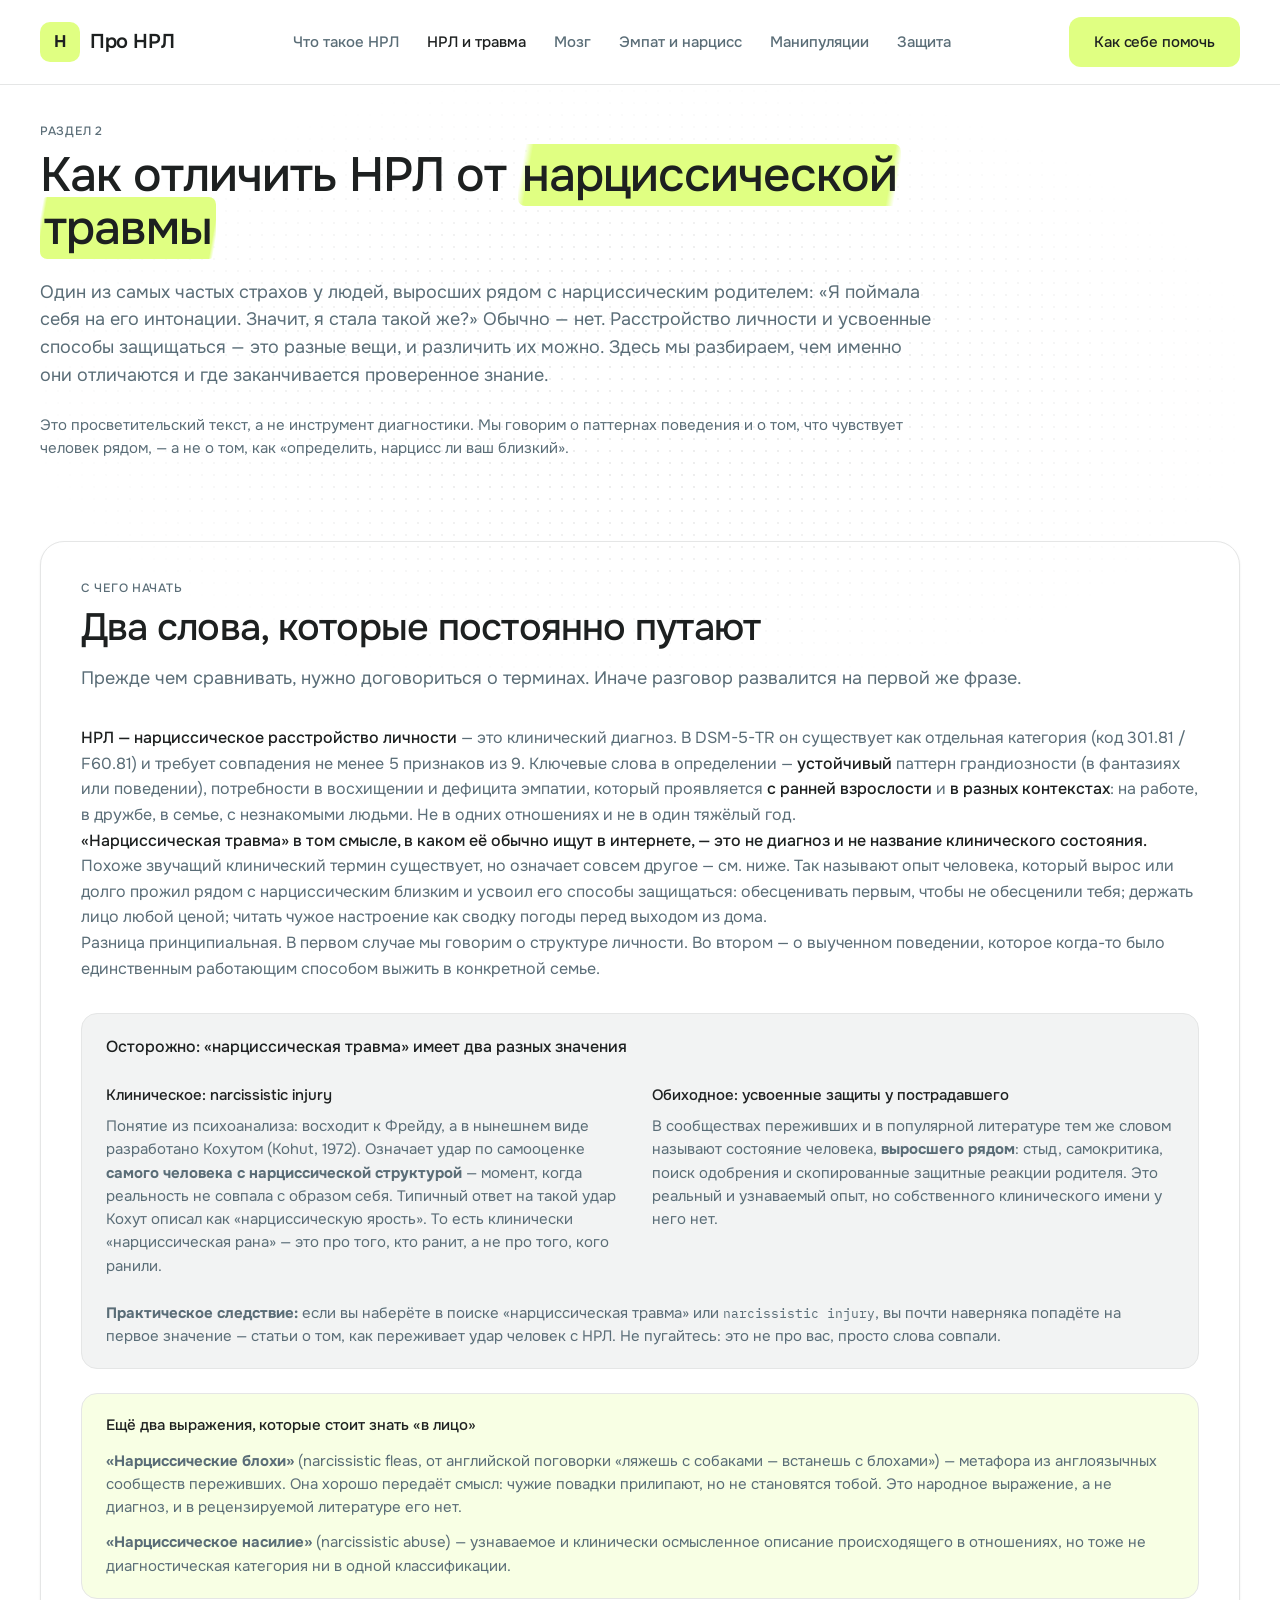
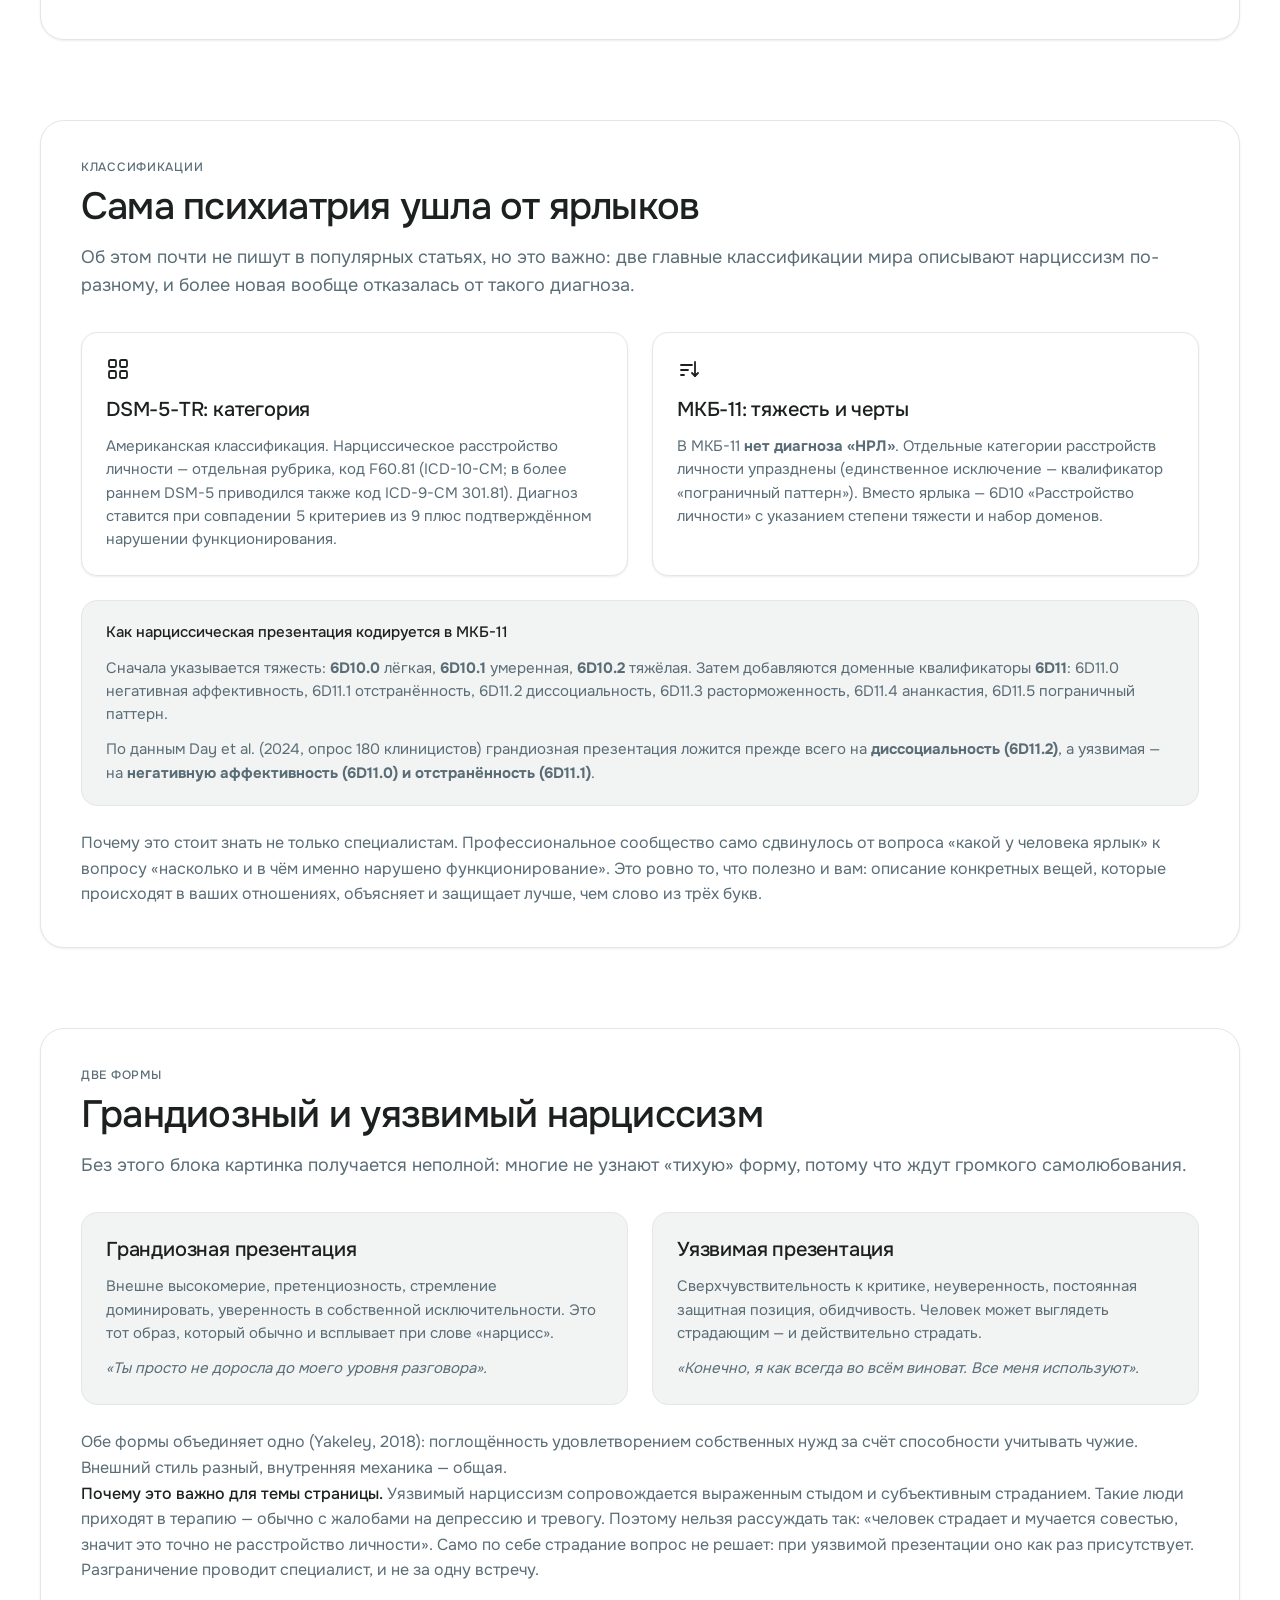
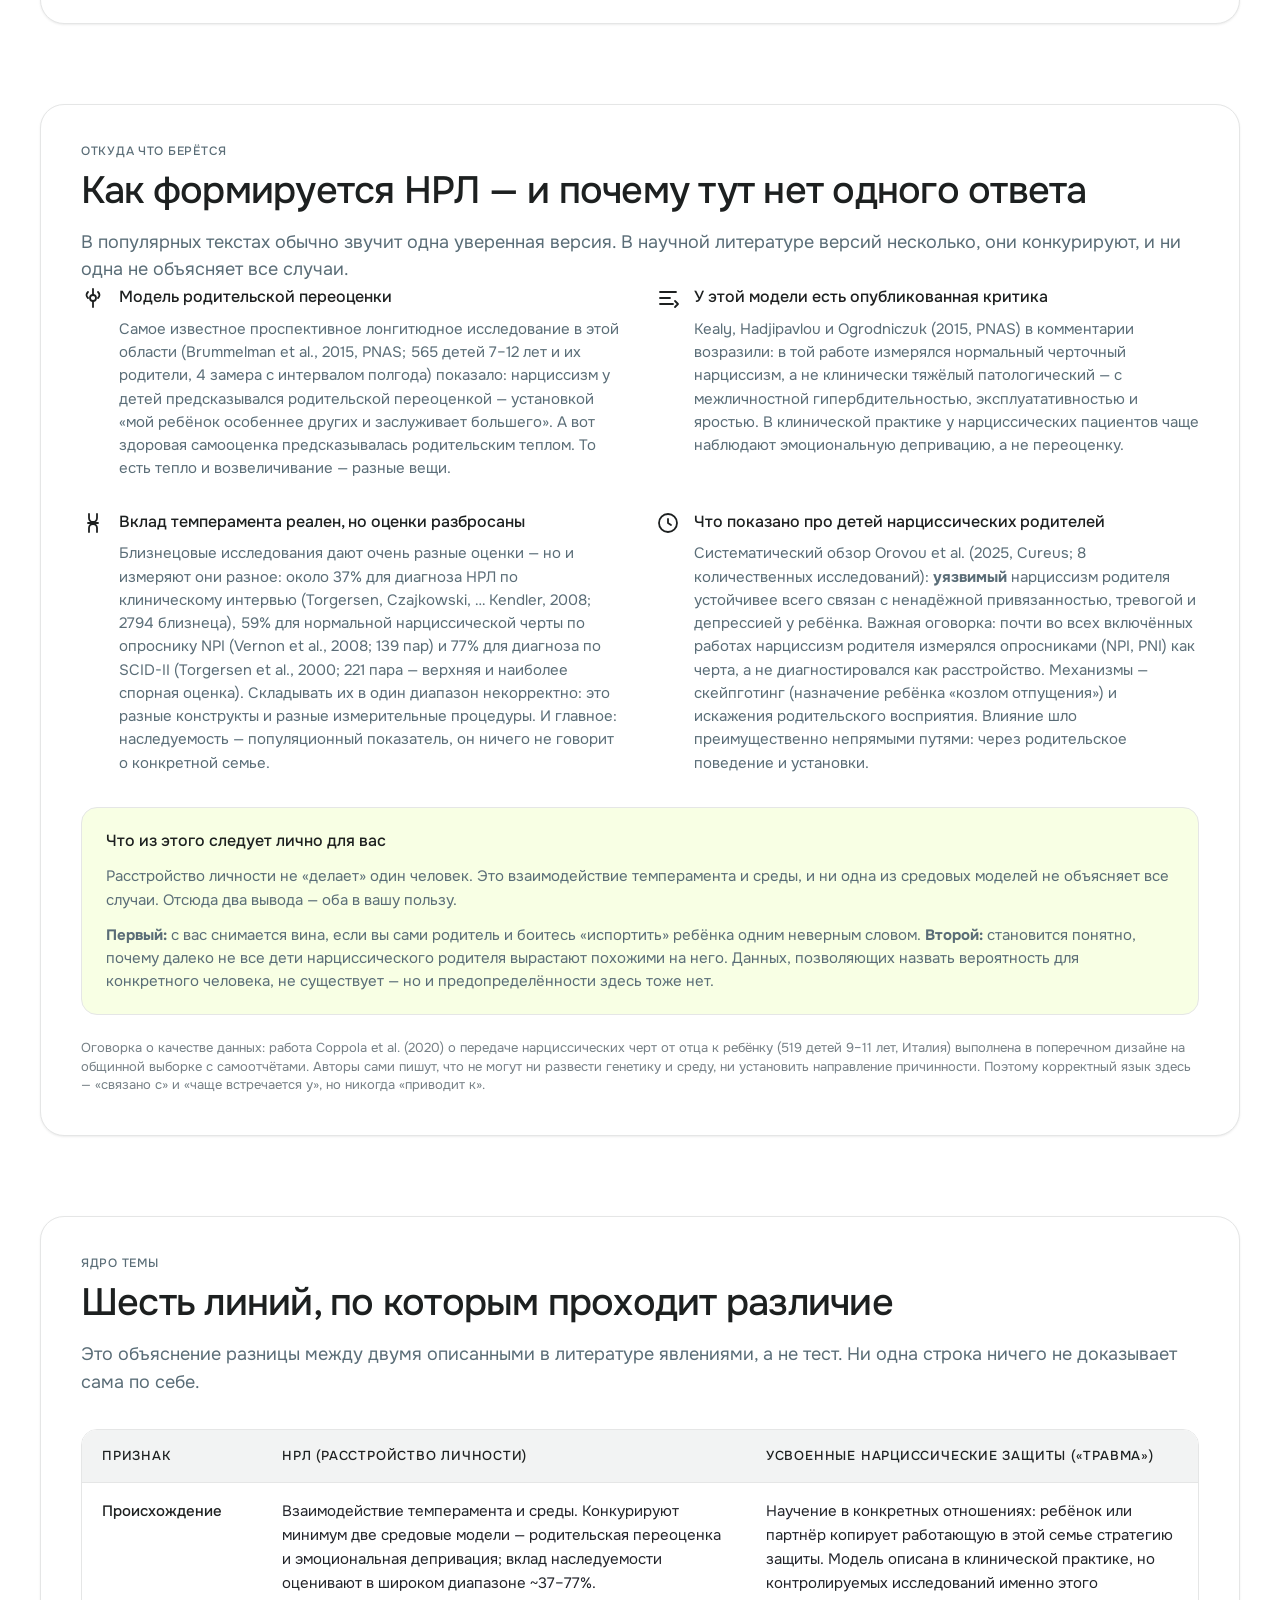
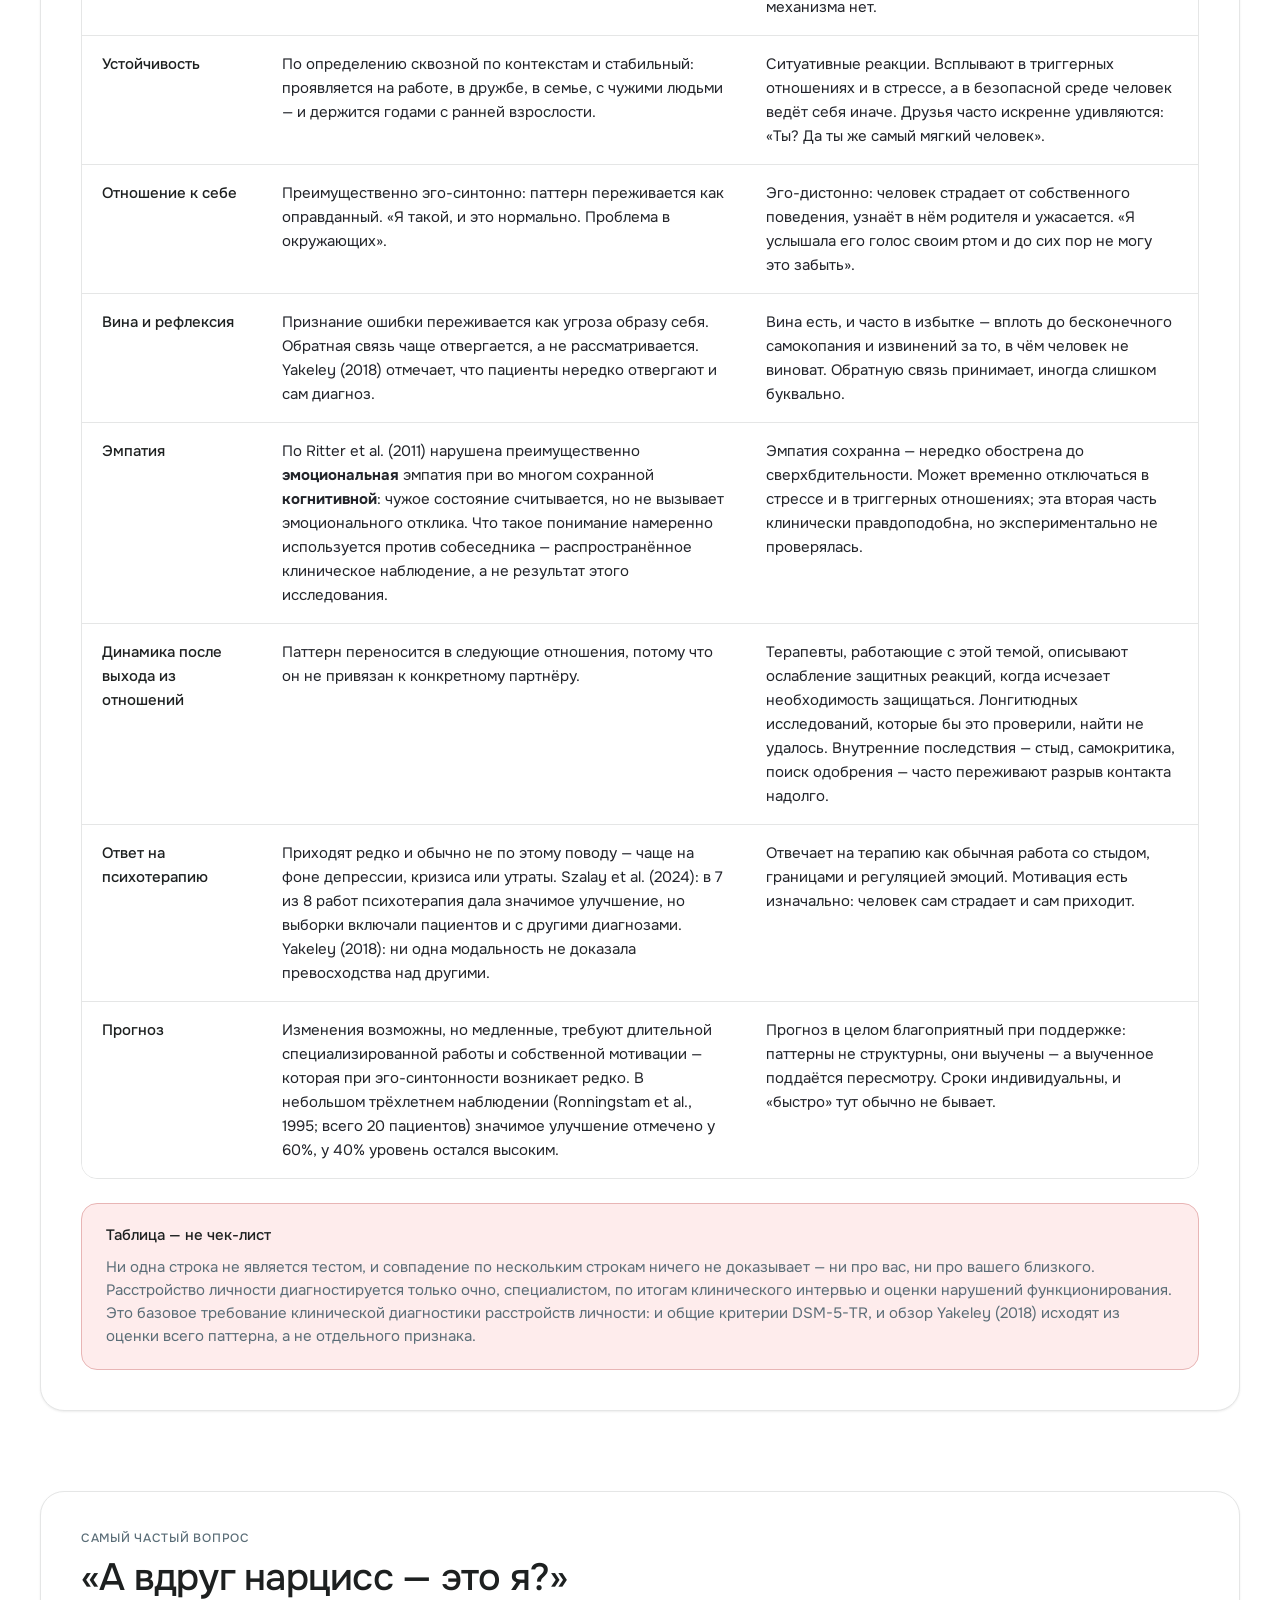
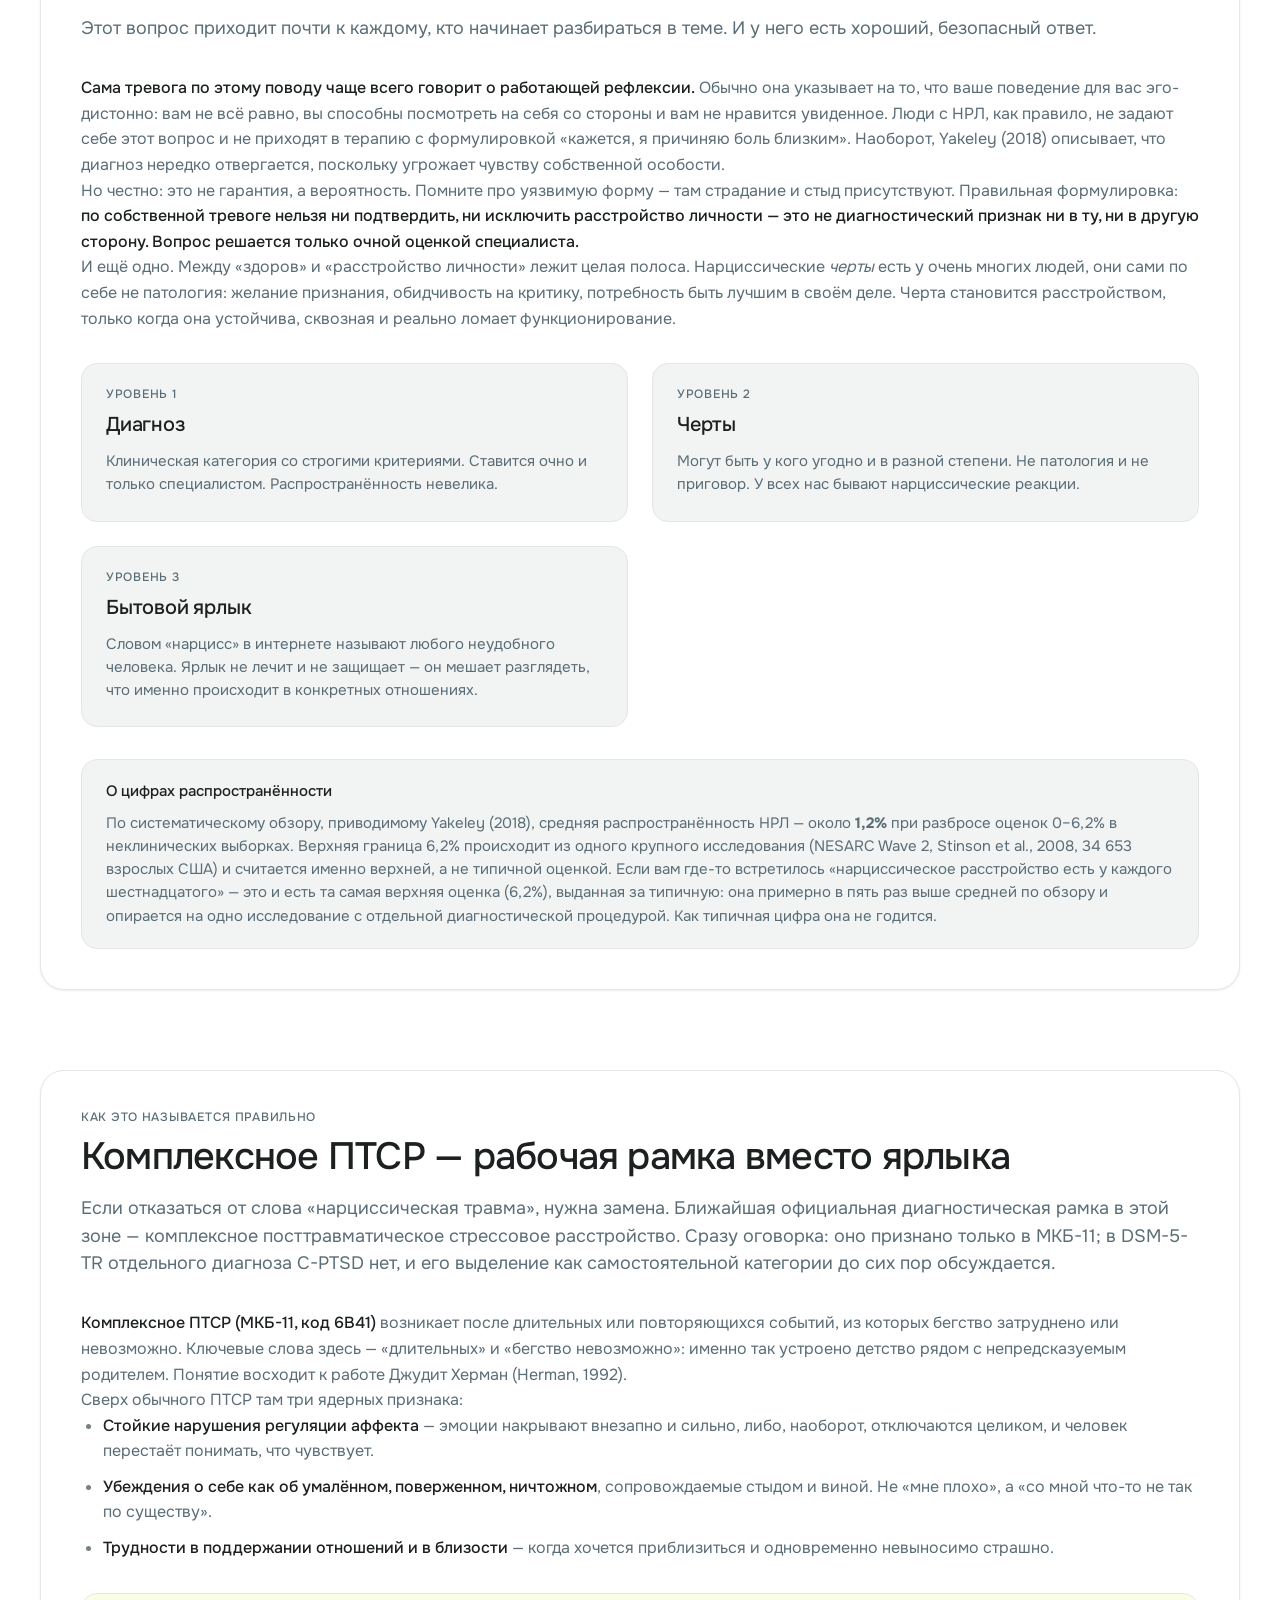
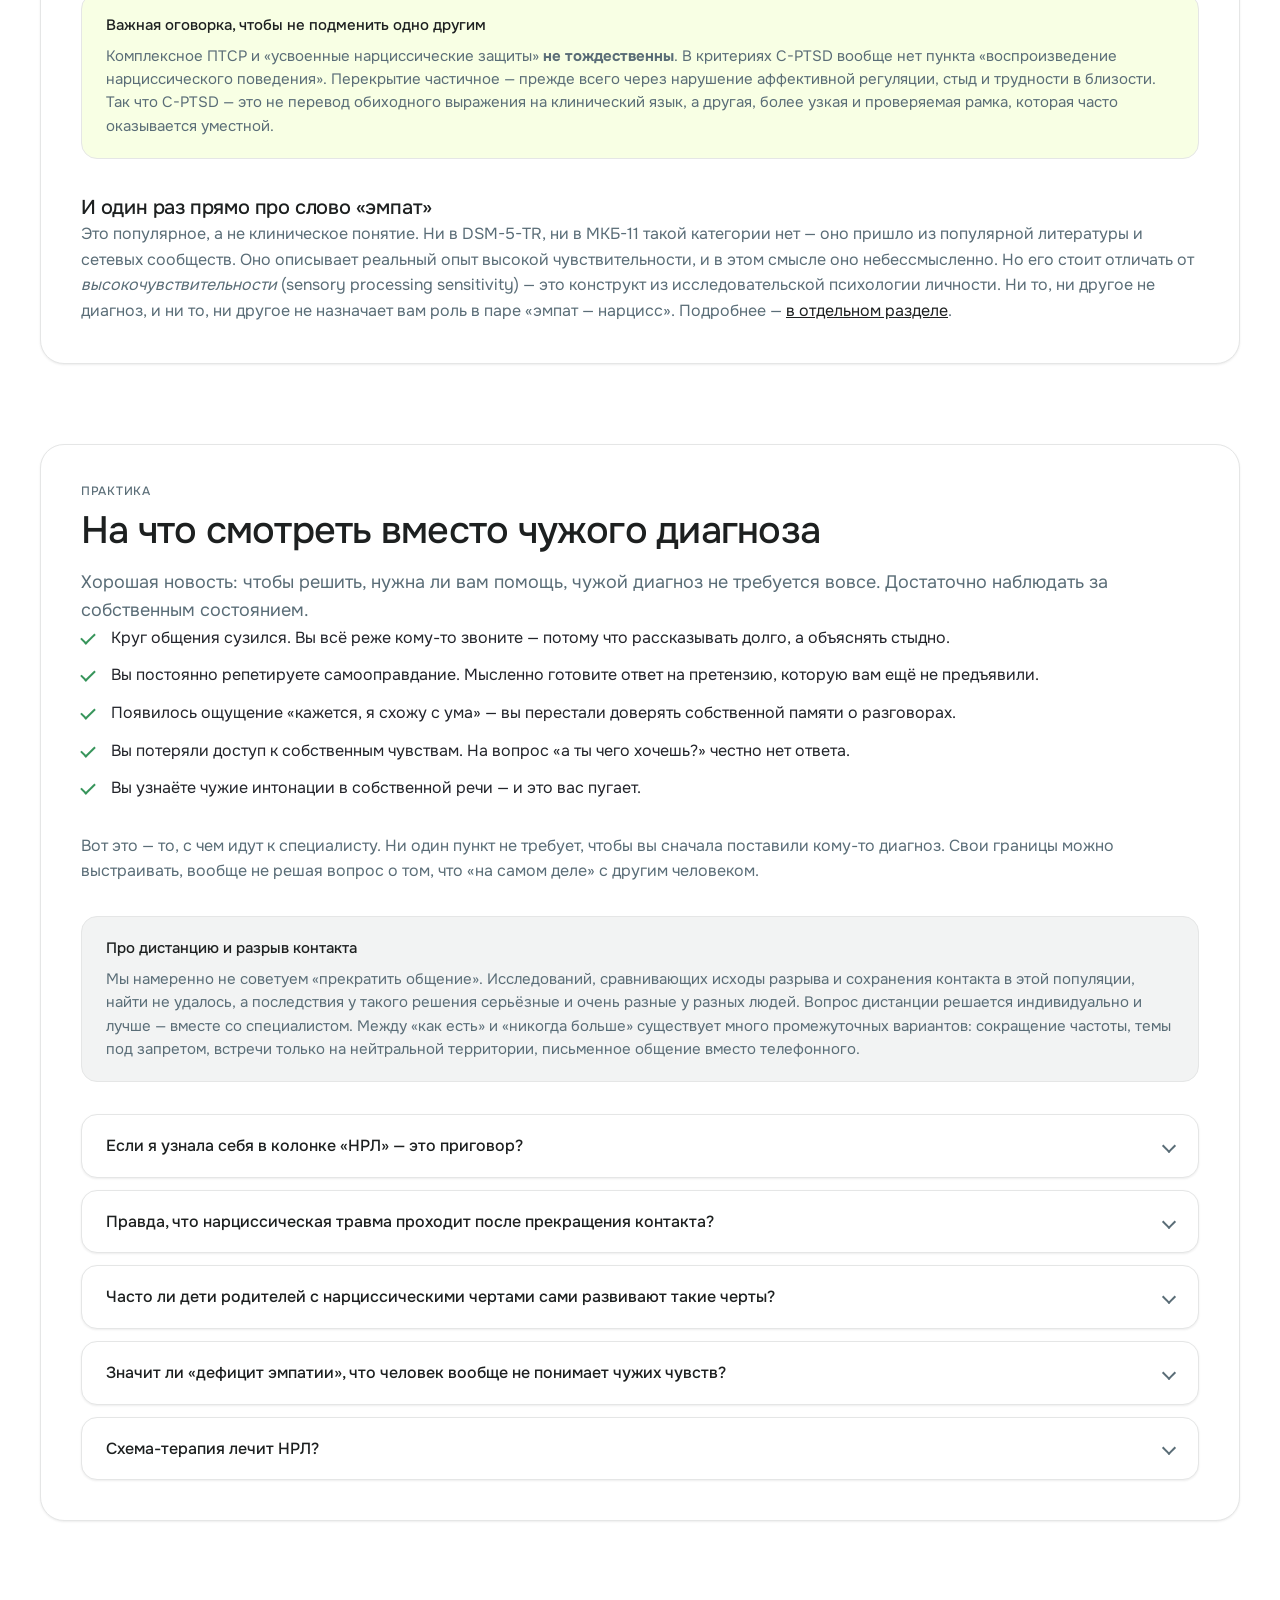
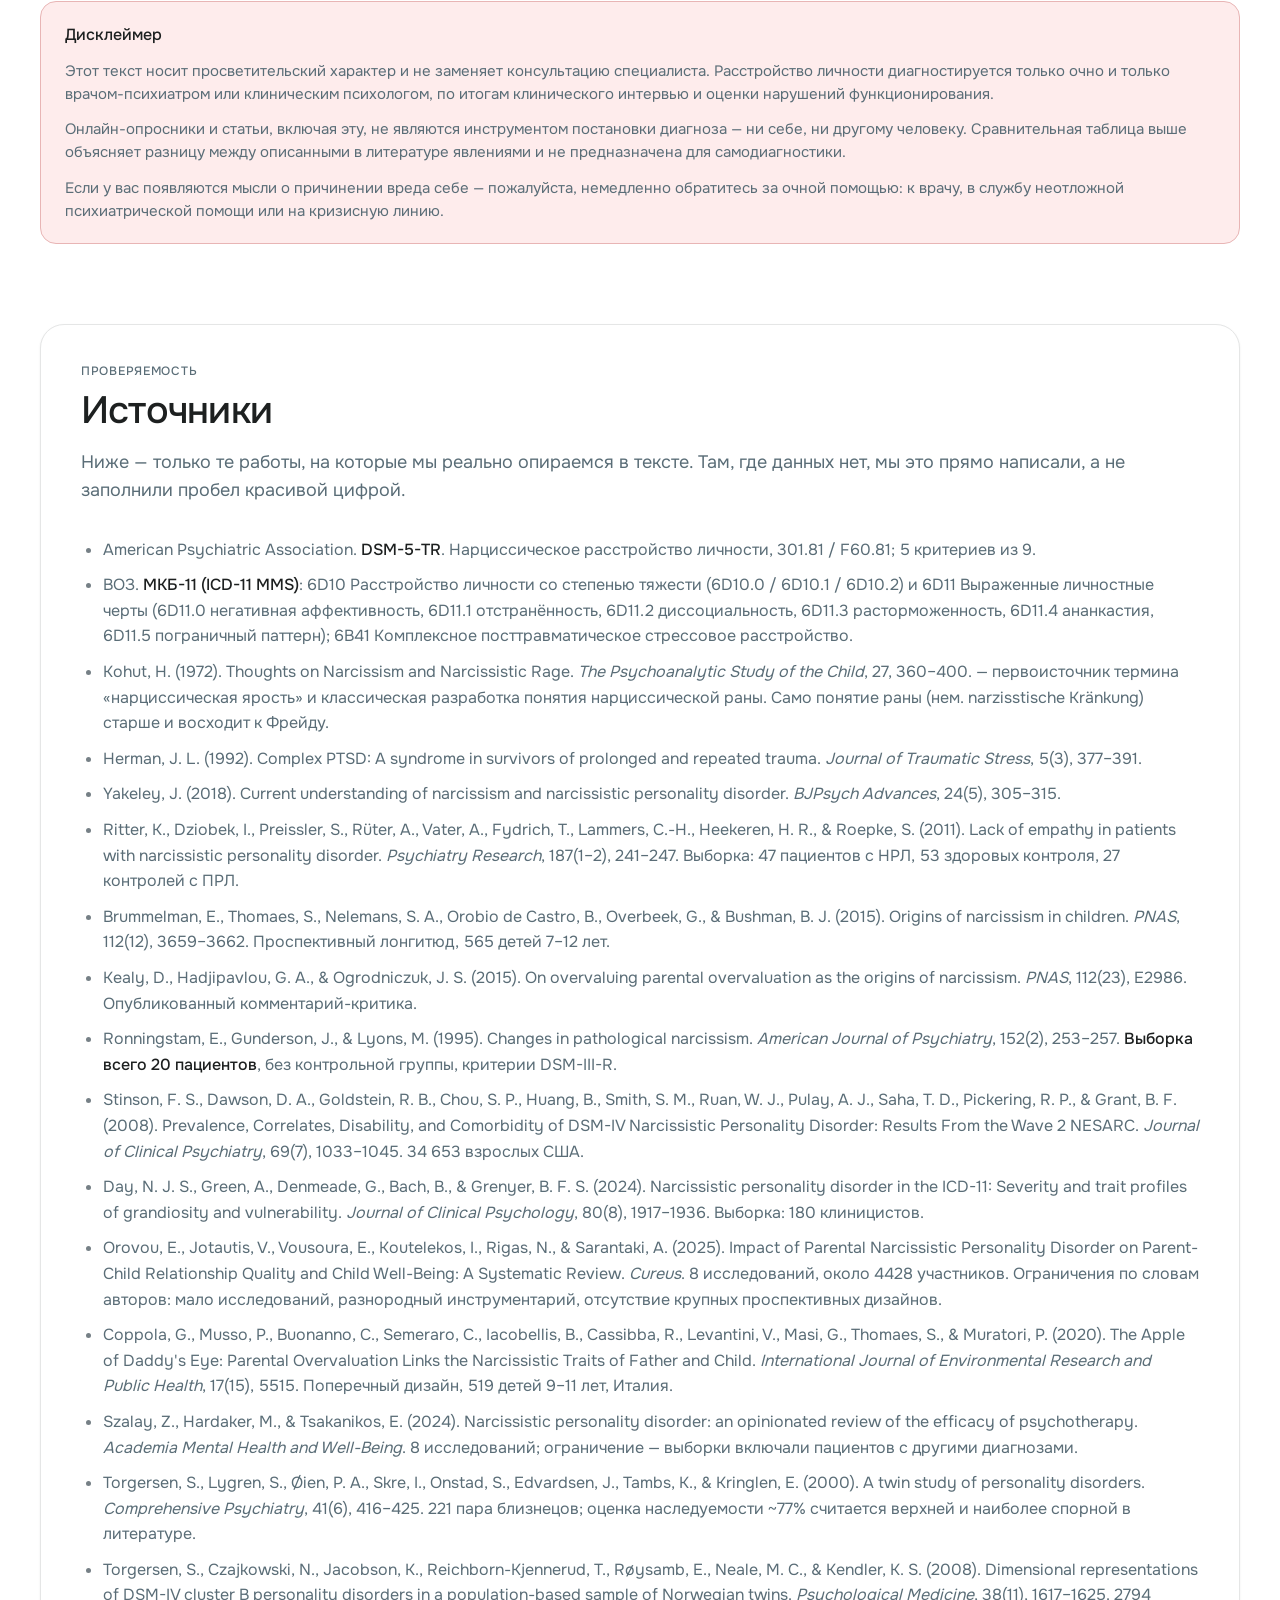
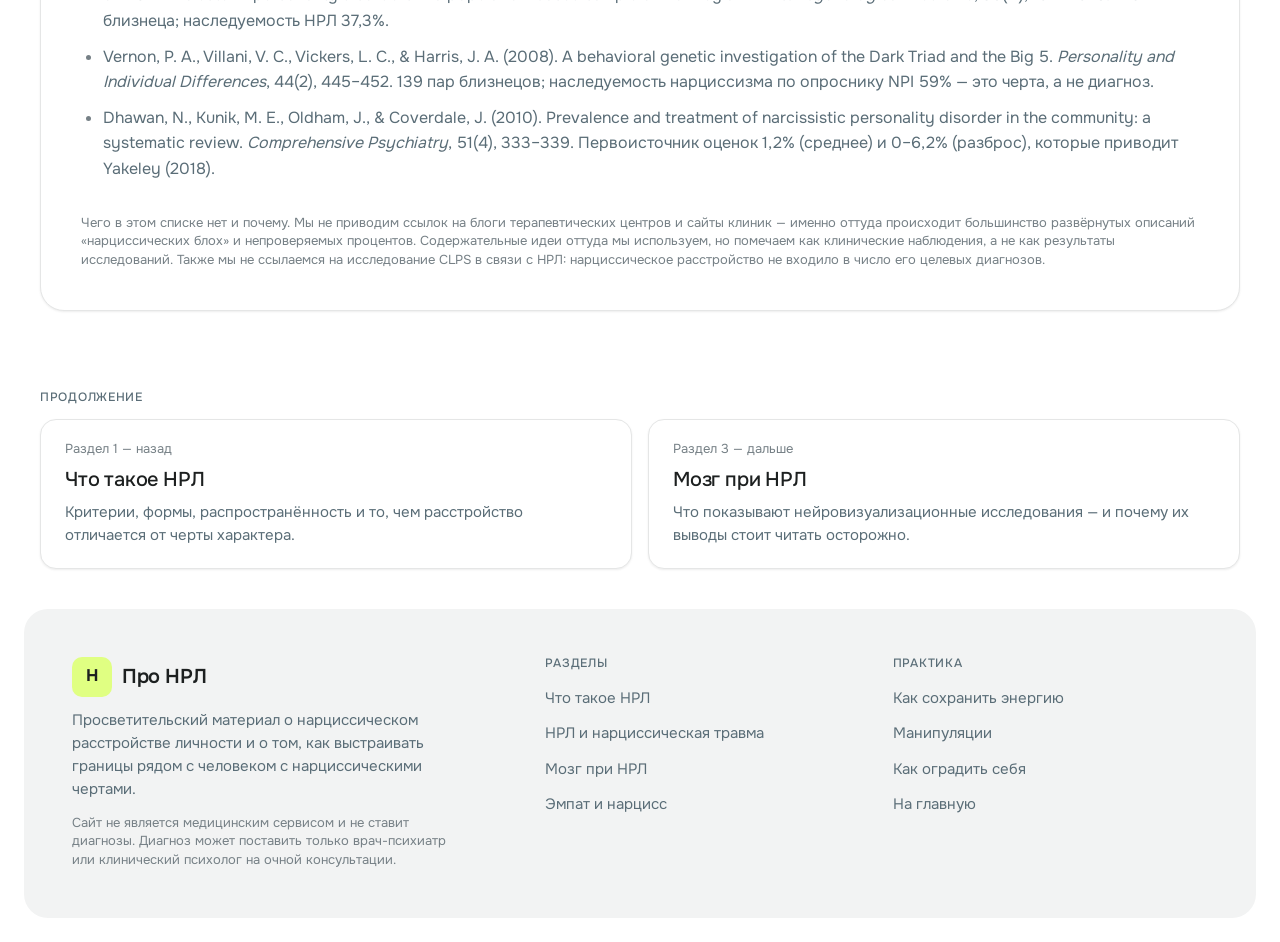
<file: nrl-i-travma.html>
<!DOCTYPE html>
<html lang="ru">
<head>
<meta charset="utf-8">
<meta name="viewport" content="width=device-width, initial-scale=1">
<title>Как отличить НРЛ от нарциссической травмы — Про НРЛ</title>
<meta name="description" content="Чем расстройство личности отличается от усвоенных защитных паттернов у выросшего рядом. Два значения термина «нарциссическая травма», сравнительная таблица и границы того, что известно науке.">
<link rel="icon" href="data:image/svg+xml,<svg xmlns='http://www.w3.org/2000/svg' viewBox='0 0 100 100'><rect width='100' height='100' rx='22' fill='%23e0ff82'/><text y='72' x='50' text-anchor='middle' font-size='58' font-family='sans-serif' font-weight='700' fill='%231d2020'>Н</text></svg>">
<link rel="stylesheet" href="assets/style.css">
</head>
<body>
<a href="#main" class="sr-only">К содержанию</a>

<header class="site-header">
  <div class="bar">
    <a href="index.html" class="brand">
      <span class="brand-mark" aria-hidden="true">Н</span>
      Про НРЛ
    </a>
    <nav class="nav" aria-label="Основная навигация">
      <a href="chto-takoe-nrl.html">Что такое НРЛ</a>
      <a href="nrl-i-travma.html" aria-current="page">НРЛ и травма</a>
      <a href="mozg.html">Мозг</a>
      <a href="empat-i-narciss.html">Эмпат и нарцисс</a>
      <a href="manipulyacii.html">Манипуляции</a>
      <a href="zashchita.html">Защита</a>
    </nav>
    <div class="header-actions">
      <button class="menu-toggle" type="button" aria-expanded="false" aria-controls="mobile-nav" onclick="var n=document.getElementById('mobile-nav');var o=n.classList.toggle('open');this.setAttribute('aria-expanded',o)">Меню</button>
      <a href="kak-sohranit-energiyu.html" class="btn btn-primary" style="white-space:nowrap">Как себе помочь</a>
    </div>
  </div>
  <div class="mobile-nav" id="mobile-nav">
    <ul>
      <li><a href="chto-takoe-nrl.html">Что такое НРЛ</a></li>
      <li><a href="nrl-i-travma.html" aria-current="page">НРЛ и нарциссическая травма</a></li>
      <li><a href="mozg.html">Мозг при НРЛ</a></li>
      <li><a href="empat-i-narciss.html">Эмпат и нарцисс</a></li>
      <li><a href="kak-sohranit-energiyu.html">Как сохранить энергию</a></li>
      <li><a href="manipulyacii.html">Манипуляции</a></li>
      <li><a href="zashchita.html">Как оградить себя</a></li>
    </ul>
  </div>
</header>

<main id="main">
  <div class="container">

    <section class="section" style="position:relative">
      <div class="dot-grid" style="position:absolute;inset:0 0 auto;height:600px" aria-hidden="true"></div>
      <div style="position:relative;max-width:56rem">
        <p class="eyebrow">Раздел 2</p>
        <h1 class="h1 mt-3">Как отличить НРЛ от <span class="marker">нарциссической травмы</span></h1>
        <p class="lead mt-6">Один из самых частых страхов у людей, выросших рядом с нарциссическим родителем: «Я поймала себя на его интонации. Значит, я стала такой же?» Обычно — нет. Расстройство личности и усвоенные способы защищаться — это разные вещи, и различить их можно. Здесь мы разбираем, чем именно они отличаются и где заканчивается проверенное знание.</p>
        <p class="small muted mt-6">Это просветительский текст, а не инструмент диагностики. Мы говорим о паттернах поведения и о том, что чувствует человек рядом, — а не о том, как «определить, нарцисс ли ваш близкий».</p>
      </div>
    </section>

    <section class="section">
      <div class="card">
        <p class="eyebrow">С чего начать</p>
        <h2 class="h2 mt-3">Два слова, которые постоянно путают</h2>
        <p class="lead mt-4">Прежде чем сравнивать, нужно договориться о терминах. Иначе разговор развалится на первой же фразе.</p>

        <div class="prose mt-8">
          <p><strong>НРЛ — нарциссическое расстройство личности</strong> — это клинический диагноз. В DSM-5-TR он существует как отдельная категория (код 301.81 / F60.81) и требует совпадения не менее 5 признаков из 9. Ключевые слова в определении — <strong>устойчивый</strong> паттерн грандиозности (в фантазиях или поведении), потребности в восхищении и дефицита эмпатии, который проявляется <strong>с ранней взрослости</strong> и <strong>в разных контекстах</strong>: на работе, в дружбе, в семье, с незнакомыми людьми. Не в одних отношениях и не в один тяжёлый год.</p>
          <p><strong>«Нарциссическая травма» в том смысле, в каком её обычно ищут в интернете, — это не диагноз и не название клинического состояния.</strong> Похоже звучащий клинический термин существует, но означает совсем другое — см. ниже. Так называют опыт человека, который вырос или долго прожил рядом с нарциссическим близким и усвоил его способы защищаться: обесценивать первым, чтобы не обесценили тебя; держать лицо любой ценой; читать чужое настроение как сводку погоды перед выходом из дома.</p>
          <p>Разница принципиальная. В первом случае мы говорим о структуре личности. Во втором — о выученном поведении, которое когда-то было единственным работающим способом выжить в конкретной семье.</p>
        </div>

        <div class="callout mt-8">
          <p class="body ink-strong" style="font-weight:500">Осторожно: «нарциссическая травма» имеет два разных значения</p>
          <div class="grid grid-2 mt-6">
            <div>
              <p class="small ink-strong" style="font-weight:500">Клиническое: narcissistic injury</p>
              <p class="small muted mt-2">Понятие из психоанализа: восходит к Фрейду, а в нынешнем виде разработано Кохутом (Kohut, 1972). Означает удар по самооценке <strong>самого человека с нарциссической структурой</strong> — момент, когда реальность не совпала с образом себя. Типичный ответ на такой удар Кохут описал как «нарциссическую ярость». То есть клинически «нарциссическая рана» — это про того, кто ранит, а не про того, кого ранили.</p>
            </div>
            <div>
              <p class="small ink-strong" style="font-weight:500">Обиходное: усвоенные защиты у пострадавшего</p>
              <p class="small muted mt-2">В сообществах переживших и в популярной литературе тем же словом называют состояние человека, <strong>выросшего рядом</strong>: стыд, самокритика, поиск одобрения и скопированные защитные реакции родителя. Это реальный и узнаваемый опыт, но собственного клинического имени у него нет.</p>
            </div>
          </div>
          <p class="small muted mt-6"><strong>Практическое следствие:</strong> если вы наберёте в поиске «нарциссическая травма» или <span style="font-family:var(--font-mono);font-size:0.875em">narcissistic injury</span>, вы почти наверняка попадёте на первое значение — статьи о том, как переживает удар человек с НРЛ. Не пугайтесь: это не про вас, просто слова совпали.</p>
        </div>

        <div class="callout-accent mt-6">
          <p class="small ink-strong" style="font-weight:500">Ещё два выражения, которые стоит знать «в лицо»</p>
          <p class="small muted mt-3"><strong>«Нарциссические блохи»</strong> (narcissistic fleas, от английской поговорки «ляжешь с собаками — встанешь с блохами») — метафора из англоязычных сообществ переживших. Она хорошо передаёт смысл: чужие повадки прилипают, но не становятся тобой. Это народное выражение, а не диагноз, и в рецензируемой литературе его нет.</p>
          <p class="small muted mt-3"><strong>«Нарциссическое насилие»</strong> (narcissistic abuse) — узнаваемое и клинически осмысленное описание происходящего в отношениях, но тоже не диагностическая категория ни в одной классификации.</p>
        </div>
      </div>
    </section>

    <section class="section">
      <div class="card">
        <p class="eyebrow">Классификации</p>
        <h2 class="h2 mt-3">Сама психиатрия ушла от ярлыков</h2>
        <p class="lead mt-4">Об этом почти не пишут в популярных статьях, но это важно: две главные классификации мира описывают нарциссизм по-разному, и более новая вообще отказалась от такого диагноза.</p>

        <div class="grid grid-2 mt-8">
          <div class="card-sm">
            <svg viewBox="0 0 24 24" fill="none" stroke="currentColor" stroke-width="1.8" stroke-linecap="round" stroke-linejoin="round" width="24" height="24" aria-hidden="true" style="color:var(--ink-strong)"><rect x="3" y="3" width="7" height="7" rx="1.5"/><rect x="14" y="3" width="7" height="7" rx="1.5"/><rect x="3" y="14" width="7" height="7" rx="1.5"/><rect x="14" y="14" width="7" height="7" rx="1.5"/></svg>
            <p class="h3 mt-4">DSM-5-TR: категория</p>
            <p class="small muted mt-3">Американская классификация. Нарциссическое расстройство личности — отдельная рубрика, код F60.81 (ICD-10-CM; в более раннем DSM-5 приводился также код ICD-9-CM 301.81). Диагноз ставится при совпадении 5 критериев из 9 плюс подтверждённом нарушении функционирования.</p>
          </div>
          <div class="card-sm">
            <svg viewBox="0 0 24 24" fill="none" stroke="currentColor" stroke-width="1.8" stroke-linecap="round" stroke-linejoin="round" width="24" height="24" aria-hidden="true" style="color:var(--ink-strong)"><path d="M4 18h3M4 13h7M4 8h11"/><path d="M18 5v14"/><path d="m15 16 3 3 3-3"/></svg>
            <p class="h3 mt-4">МКБ-11: тяжесть и черты</p>
            <p class="small muted mt-3">В МКБ-11 <strong>нет диагноза «НРЛ»</strong>. Отдельные категории расстройств личности упразднены (единственное исключение — квалификатор «пограничный паттерн»). Вместо ярлыка — 6D10 «Расстройство личности» с указанием степени тяжести и набор доменов.</p>
          </div>
        </div>

        <div class="callout mt-6">
          <p class="small ink-strong" style="font-weight:500">Как нарциссическая презентация кодируется в МКБ-11</p>
          <p class="small muted mt-3">Сначала указывается тяжесть: <strong>6D10.0</strong> лёгкая, <strong>6D10.1</strong> умеренная, <strong>6D10.2</strong> тяжёлая. Затем добавляются доменные квалификаторы <strong>6D11</strong>: 6D11.0 негативная аффективность, 6D11.1 отстранённость, 6D11.2 диссоциальность, 6D11.3 расторможенность, 6D11.4 ананкастия, 6D11.5 пограничный паттерн.</p>
          <p class="small muted mt-3">По данным Day et al. (2024, опрос 180 клиницистов) грандиозная презентация ложится прежде всего на <strong>диссоциальность (6D11.2)</strong>, а уязвимая — на <strong>негативную аффективность (6D11.0) и отстранённость (6D11.1)</strong>.</p>
        </div>

        <div class="prose mt-6">
          <p>Почему это стоит знать не только специалистам. Профессиональное сообщество само сдвинулось от вопроса «какой у человека ярлык» к вопросу «насколько и в чём именно нарушено функционирование». Это ровно то, что полезно и вам: описание конкретных вещей, которые происходят в ваших отношениях, объясняет и защищает лучше, чем слово из трёх букв.</p>
        </div>
      </div>
    </section>

    <section class="section">
      <div class="card">
        <p class="eyebrow">Две формы</p>
        <h2 class="h2 mt-3">Грандиозный и уязвимый нарциссизм</h2>
        <p class="lead mt-4">Без этого блока картинка получается неполной: многие не узнают «тихую» форму, потому что ждут громкого самолюбования.</p>

        <div class="grid grid-2 mt-8">
          <div class="card-sunken">
            <p class="h3">Грандиозная презентация</p>
            <p class="small muted mt-3">Внешне высокомерие, претенциозность, стремление доминировать, уверенность в собственной исключительности. Это тот образ, который обычно и всплывает при слове «нарцисс».</p>
            <p class="small muted mt-3" style="font-style:italic">«Ты просто не доросла до моего уровня разговора».</p>
          </div>
          <div class="card-sunken">
            <p class="h3">Уязвимая презентация</p>
            <p class="small muted mt-3">Сверхчувствительность к критике, неуверенность, постоянная защитная позиция, обидчивость. Человек может выглядеть страдающим — и действительно страдать.</p>
            <p class="small muted mt-3" style="font-style:italic">«Конечно, я как всегда во всём виноват. Все меня используют».</p>
          </div>
        </div>

        <div class="prose mt-6">
          <p>Обе формы объединяет одно (Yakeley, 2018): поглощённость удовлетворением собственных нужд за счёт способности учитывать чужие. Внешний стиль разный, внутренняя механика — общая.</p>
          <p><strong>Почему это важно для темы страницы.</strong> Уязвимый нарциссизм сопровождается выраженным стыдом и субъективным страданием. Такие люди приходят в терапию — обычно с жалобами на депрессию и тревогу. Поэтому нельзя рассуждать так: «человек страдает и мучается совестью, значит это точно не расстройство личности». Само по себе страдание вопрос не решает: при уязвимой презентации оно как раз присутствует. Разграничение проводит специалист, и не за одну встречу.</p>
        </div>
      </div>
    </section>

    <section class="section">
      <div class="card">
        <p class="eyebrow">Откуда что берётся</p>
        <h2 class="h2 mt-3">Как формируется НРЛ — и почему тут нет одного ответа</h2>
        <p class="lead mt-4">В популярных текстах обычно звучит одна уверенная версия. В научной литературе версий несколько, они конкурируют, и ни одна не объясняет все случаи.</p>

        <ul class="feature-list mt-8">
          <li>
            <svg viewBox="0 0 24 24" fill="none" stroke="currentColor" stroke-width="1.8" stroke-linecap="round" stroke-linejoin="round" aria-hidden="true"><path d="M12 3v6"/><circle cx="12" cy="12" r="3"/><path d="M12 15v6"/><path d="M7 6c-2 2-2 4 0 6"/><path d="M17 6c2 2 2 4 0 6"/></svg>
            <div>
              <p class="body ink-strong" style="font-weight:500">Модель родительской переоценки</p>
              <p class="small muted mt-2">Самое известное проспективное лонгитюдное исследование в этой области (Brummelman et al., 2015, PNAS; 565 детей 7–12 лет и их родители, 4 замера с интервалом полгода) показало: нарциссизм у детей предсказывался родительской переоценкой — установкой «мой ребёнок особеннее других и заслуживает большего». А вот здоровая самооценка предсказывалась родительским теплом. То есть тепло и возвеличивание — разные вещи.</p>
            </div>
          </li>
          <li>
            <svg viewBox="0 0 24 24" fill="none" stroke="currentColor" stroke-width="1.8" stroke-linecap="round" stroke-linejoin="round" aria-hidden="true"><path d="M4 6h16"/><path d="M4 12h10"/><path d="M4 18h13"/><path d="m19 15 3 3-3 3"/></svg>
            <div>
              <p class="body ink-strong" style="font-weight:500">У этой модели есть опубликованная критика</p>
              <p class="small muted mt-2">Kealy, Hadjipavlou и Ogrodniczuk (2015, PNAS) в комментарии возразили: в той работе измерялся нормальный черточный нарциссизм, а не клинически тяжёлый патологический — с межличностной гипербдительностью, эксплуатативностью и яростью. В клинической практике у нарциссических пациентов чаще наблюдают эмоциональную депривацию, а не переоценку.</p>
            </div>
          </li>
          <li>
            <svg viewBox="0 0 24 24" fill="none" stroke="currentColor" stroke-width="1.8" stroke-linecap="round" stroke-linejoin="round" aria-hidden="true"><path d="M8 3v4a4 4 0 0 0 8 0V3"/><path d="M8 21v-4a4 4 0 0 1 8 0v4"/><path d="M7 12h10"/></svg>
            <div>
              <p class="body ink-strong" style="font-weight:500">Вклад темперамента реален, но оценки разбросаны</p>
              <p class="small muted mt-2">Близнецовые исследования дают очень разные оценки — но и измеряют они разное: около 37% для диагноза НРЛ по клиническому интервью (Torgersen, Czajkowski, … Kendler, 2008; 2794 близнеца), 59% для нормальной нарциссической черты по опроснику NPI (Vernon et al., 2008; 139 пар) и 77% для диагноза по SCID-II (Torgersen et al., 2000; 221 пара — верхняя и наиболее спорная оценка). Складывать их в один диапазон некорректно: это разные конструкты и разные измерительные процедуры. И главное: наследуемость — популяционный показатель, он ничего не говорит о конкретной семье.</p>
            </div>
          </li>
          <li>
            <svg viewBox="0 0 24 24" fill="none" stroke="currentColor" stroke-width="1.8" stroke-linecap="round" stroke-linejoin="round" aria-hidden="true"><circle cx="12" cy="12" r="9"/><path d="M12 8v4l3 2"/></svg>
            <div>
              <p class="body ink-strong" style="font-weight:500">Что показано про детей нарциссических родителей</p>
              <p class="small muted mt-2">Систематический обзор Orovou et al. (2025, Cureus; 8 количественных исследований): <strong>уязвимый</strong> нарциссизм родителя устойчивее всего связан с ненадёжной привязанностью, тревогой и депрессией у ребёнка. Важная оговорка: почти во всех включённых работах нарциссизм родителя измерялся опросниками (NPI, PNI) как черта, а не диагностировался как расстройство. Механизмы — скейпготинг (назначение ребёнка «козлом отпущения») и искажения родительского восприятия. Влияние шло преимущественно непрямыми путями: через родительское поведение и установки.</p>
            </div>
          </li>
        </ul>

        <div class="callout-accent mt-8">
          <p class="body ink-strong" style="font-weight:500">Что из этого следует лично для вас</p>
          <p class="small muted mt-3">Расстройство личности не «делает» один человек. Это взаимодействие темперамента и среды, и ни одна из средовых моделей не объясняет все случаи. Отсюда два вывода — оба в вашу пользу.</p>
          <p class="small muted mt-3"><strong>Первый:</strong> с вас снимается вина, если вы сами родитель и боитесь «испортить» ребёнка одним неверным словом. <strong>Второй:</strong> становится понятно, почему далеко не все дети нарциссического родителя вырастают похожими на него. Данных, позволяющих назвать вероятность для конкретного человека, не существует — но и предопределённости здесь тоже нет.</p>
        </div>

        <p class="caption muted-soft mt-6">Оговорка о качестве данных: работа Coppola et al. (2020) о передаче нарциссических черт от отца к ребёнку (519 детей 9–11 лет, Италия) выполнена в поперечном дизайне на общинной выборке с самоотчётами. Авторы сами пишут, что не могут ни развести генетику и среду, ни установить направление причинности. Поэтому корректный язык здесь — «связано с» и «чаще встречается у», но никогда «приводит к».</p>
      </div>
    </section>

    <section class="section">
      <div class="card">
        <p class="eyebrow">Ядро темы</p>
        <h2 class="h2 mt-3">Шесть линий, по которым проходит различие</h2>
        <p class="lead mt-4">Это объяснение разницы между двумя описанными в литературе явлениями, а не тест. Ни одна строка ничего не доказывает сама по себе.</p>

        <div class="table-wrap mt-8">
          <table class="compare">
            <thead>
              <tr>
                <th scope="col">Признак</th>
                <th scope="col">НРЛ (расстройство личности)</th>
                <th scope="col">Усвоенные нарциссические защиты («травма»)</th>
              </tr>
            </thead>
            <tbody>
              <tr>
                <td>Происхождение</td>
                <td>Взаимодействие темперамента и среды. Конкурируют минимум две средовые модели — родительская переоценка и эмоциональная депривация; вклад наследуемости оценивают в широком диапазоне ~37–77%.</td>
                <td>Научение в конкретных отношениях: ребёнок или партнёр копирует работающую в этой семье стратегию защиты. Модель описана в клинической практике, но контролируемых исследований именно этого механизма нет.</td>
              </tr>
              <tr>
                <td>Устойчивость</td>
                <td>По определению сквозной по контекстам и стабильный: проявляется на работе, в дружбе, в семье, с чужими людьми — и держится годами с ранней взрослости.</td>
                <td>Ситуативные реакции. Всплывают в триггерных отношениях и в стрессе, а в безопасной среде человек ведёт себя иначе. Друзья часто искренне удивляются: «Ты? Да ты же самый мягкий человек».</td>
              </tr>
              <tr>
                <td>Отношение к себе</td>
                <td>Преимущественно эго-синтонно: паттерн переживается как оправданный. «Я такой, и это нормально. Проблема в окружающих».</td>
                <td>Эго-дистонно: человек страдает от собственного поведения, узнаёт в нём родителя и ужасается. «Я услышала его голос своим ртом и до сих пор не могу это забыть».</td>
              </tr>
              <tr>
                <td>Вина и рефлексия</td>
                <td>Признание ошибки переживается как угроза образу себя. Обратная связь чаще отвергается, а не рассматривается. Yakeley (2018) отмечает, что пациенты нередко отвергают и сам диагноз.</td>
                <td>Вина есть, и часто в избытке — вплоть до бесконечного самокопания и извинений за то, в чём человек не виноват. Обратную связь принимает, иногда слишком буквально.</td>
              </tr>
              <tr>
                <td>Эмпатия</td>
                <td>По Ritter et al. (2011) нарушена преимущественно <strong>эмоциональная</strong> эмпатия при во многом сохранной <strong>когнитивной</strong>: чужое состояние считывается, но не вызывает эмоционального отклика. Что такое понимание намеренно используется против собеседника — распространённое клиническое наблюдение, а не результат этого исследования.</td>
                <td>Эмпатия сохранна — нередко обострена до сверхбдительности. Может временно отключаться в стрессе и в триггерных отношениях; эта вторая часть клинически правдоподобна, но экспериментально не проверялась.</td>
              </tr>
              <tr>
                <td>Динамика после выхода из отношений</td>
                <td>Паттерн переносится в следующие отношения, потому что он не привязан к конкретному партнёру.</td>
                <td>Терапевты, работающие с этой темой, описывают ослабление защитных реакций, когда исчезает необходимость защищаться. Лонгитюдных исследований, которые бы это проверили, найти не удалось. Внутренние последствия — стыд, самокритика, поиск одобрения — часто переживают разрыв контакта надолго.</td>
              </tr>
              <tr>
                <td>Ответ на психотерапию</td>
                <td>Приходят редко и обычно не по этому поводу — чаще на фоне депрессии, кризиса или утраты. Szalay et al. (2024): в 7 из 8 работ психотерапия дала значимое улучшение, но выборки включали пациентов и с другими диагнозами. Yakeley (2018): ни одна модальность не доказала превосходства над другими.</td>
                <td>Отвечает на терапию как обычная работа со стыдом, границами и регуляцией эмоций. Мотивация есть изначально: человек сам страдает и сам приходит.</td>
              </tr>
              <tr>
                <td>Прогноз</td>
                <td>Изменения возможны, но медленные, требуют длительной специализированной работы и собственной мотивации — которая при эго-синтонности возникает редко. В небольшом трёхлетнем наблюдении (Ronningstam et al., 1995; всего 20 пациентов) значимое улучшение отмечено у 60%, у 40% уровень остался высоким.</td>
                <td>Прогноз в целом благоприятный при поддержке: паттерны не структурны, они выучены — а выученное поддаётся пересмотру. Сроки индивидуальны, и «быстро» тут обычно не бывает.</td>
              </tr>
            </tbody>
          </table>
        </div>

        <div class="callout-warn mt-6">
          <p class="small ink-strong" style="font-weight:500">Таблица — не чек-лист</p>
          <p class="small muted mt-2">Ни одна строка не является тестом, и совпадение по нескольким строкам ничего не доказывает — ни про вас, ни про вашего близкого. Расстройство личности диагностируется только очно, специалистом, по итогам клинического интервью и оценки нарушений функционирования. Это базовое требование клинической диагностики расстройств личности: и общие критерии DSM-5-TR, и обзор Yakeley (2018) исходят из оценки всего паттерна, а не отдельного признака.</p>
        </div>
      </div>
    </section>

    <section class="section">
      <div class="card">
        <p class="eyebrow">Самый частый вопрос</p>
        <h2 class="h2 mt-3">«А вдруг нарцисс — это я?»</h2>
        <p class="lead mt-4">Этот вопрос приходит почти к каждому, кто начинает разбираться в теме. И у него есть хороший, безопасный ответ.</p>

        <div class="prose mt-8">
          <p><strong>Сама тревога по этому поводу чаще всего говорит о работающей рефлексии.</strong> Обычно она указывает на то, что ваше поведение для вас эго-дистонно: вам не всё равно, вы способны посмотреть на себя со стороны и вам не нравится увиденное. Люди с НРЛ, как правило, не задают себе этот вопрос и не приходят в терапию с формулировкой «кажется, я причиняю боль близким». Наоборот, Yakeley (2018) описывает, что диагноз нередко отвергается, поскольку угрожает чувству собственной особости.</p>
          <p>Но честно: это не гарантия, а вероятность. Помните про уязвимую форму — там страдание и стыд присутствуют. Правильная формулировка: <strong>по собственной тревоге нельзя ни подтвердить, ни исключить расстройство личности — это не диагностический признак ни в ту, ни в другую сторону. Вопрос решается только очной оценкой специалиста.</strong></p>
          <p>И ещё одно. Между «здоров» и «расстройство личности» лежит целая полоса. Нарциссические <em>черты</em> есть у очень многих людей, они сами по себе не патология: желание признания, обидчивость на критику, потребность быть лучшим в своём деле. Черта становится расстройством, только когда она устойчива, сквозная и реально ломает функционирование.</p>
        </div>

        <div class="grid grid-3 mt-8">
          <div class="card-sunken">
            <p class="eyebrow">Уровень 1</p>
            <p class="h3 mt-3">Диагноз</p>
            <p class="small muted mt-3">Клиническая категория со строгими критериями. Ставится очно и только специалистом. Распространённость невелика.</p>
          </div>
          <div class="card-sunken">
            <p class="eyebrow">Уровень 2</p>
            <p class="h3 mt-3">Черты</p>
            <p class="small muted mt-3">Могут быть у кого угодно и в разной степени. Не патология и не приговор. У всех нас бывают нарциссические реакции.</p>
          </div>
          <div class="card-sunken">
            <p class="eyebrow">Уровень 3</p>
            <p class="h3 mt-3">Бытовой ярлык</p>
            <p class="small muted mt-3">Словом «нарцисс» в интернете называют любого неудобного человека. Ярлык не лечит и не защищает — он мешает разглядеть, что именно происходит в конкретных отношениях.</p>
          </div>
        </div>

        <div class="callout mt-8">
          <p class="small ink-strong" style="font-weight:500">О цифрах распространённости</p>
          <p class="small muted mt-2">По систематическому обзору, приводимому Yakeley (2018), средняя распространённость НРЛ — около <strong>1,2%</strong> при разбросе оценок 0–6,2% в неклинических выборках. Верхняя граница 6,2% происходит из одного крупного исследования (NESARC Wave 2, Stinson et al., 2008, 34 653 взрослых США) и считается именно верхней, а не типичной оценкой. Если вам где-то встретилось «нарциссическое расстройство есть у каждого шестнадцатого» — это и есть та самая верхняя оценка (6,2%), выданная за типичную: она примерно в пять раз выше средней по обзору и опирается на одно исследование с отдельной диагностической процедурой. Как типичная цифра она не годится.</p>
        </div>
      </div>
    </section>

    <section class="section">
      <div class="card">
        <p class="eyebrow">Как это называется правильно</p>
        <h2 class="h2 mt-3">Комплексное ПТСР — рабочая рамка вместо ярлыка</h2>
        <p class="lead mt-4">Если отказаться от слова «нарциссическая травма», нужна замена. Ближайшая официальная диагностическая рамка в этой зоне — комплексное посттравматическое стрессовое расстройство. Сразу оговорка: оно признано только в МКБ-11; в DSM-5-TR отдельного диагноза C-PTSD нет, и его выделение как самостоятельной категории до сих пор обсуждается.</p>

        <div class="prose mt-8">
          <p><strong>Комплексное ПТСР (МКБ-11, код 6B41)</strong> возникает после длительных или повторяющихся событий, из которых бегство затруднено или невозможно. Ключевые слова здесь — «длительных» и «бегство невозможно»: именно так устроено детство рядом с непредсказуемым родителем. Понятие восходит к работе Джудит Херман (Herman, 1992).</p>
          <p>Сверх обычного ПТСР там три ядерных признака:</p>
          <ul>
            <li><strong>Стойкие нарушения регуляции аффекта</strong> — эмоции накрывают внезапно и сильно, либо, наоборот, отключаются целиком, и человек перестаёт понимать, что чувствует.</li>
            <li><strong>Убеждения о себе как об умалённом, поверженном, ничтожном</strong>, сопровождаемые стыдом и виной. Не «мне плохо», а «со мной что-то не так по существу».</li>
            <li><strong>Трудности в поддержании отношений и в близости</strong> — когда хочется приблизиться и одновременно невыносимо страшно.</li>
          </ul>
        </div>

        <div class="callout-accent mt-8">
          <p class="small ink-strong" style="font-weight:500">Важная оговорка, чтобы не подменить одно другим</p>
          <p class="small muted mt-2">Комплексное ПТСР и «усвоенные нарциссические защиты» <strong>не тождественны</strong>. В критериях C-PTSD вообще нет пункта «воспроизведение нарциссического поведения». Перекрытие частичное — прежде всего через нарушение аффективной регуляции, стыд и трудности в близости. Так что C-PTSD — это не перевод обиходного выражения на клинический язык, а другая, более узкая и проверяемая рамка, которая часто оказывается уместной.</p>
        </div>

        <div class="prose mt-8">
          <h3 class="h3">И один раз прямо про слово «эмпат»</h3>
          <p>Это популярное, а не клиническое понятие. Ни в DSM-5-TR, ни в МКБ-11 такой категории нет — оно пришло из популярной литературы и сетевых сообществ. Оно описывает реальный опыт высокой чувствительности, и в этом смысле оно небессмысленно. Но его стоит отличать от <em>высокочувствительности</em> (sensory processing sensitivity) — это конструкт из исследовательской психологии личности. Ни то, ни другое не диагноз, и ни то, ни другое не назначает вам роль в паре «эмпат — нарцисс». Подробнее — <a href="empat-i-narciss.html" style="color:var(--ink-strong)">в отдельном разделе</a>.</p>
        </div>
      </div>
    </section>

    <section class="section">
      <div class="card">
        <p class="eyebrow">Практика</p>
        <h2 class="h2 mt-3">На что смотреть вместо чужого диагноза</h2>
        <p class="lead mt-4">Хорошая новость: чтобы решить, нужна ли вам помощь, чужой диагноз не требуется вовсе. Достаточно наблюдать за собственным состоянием.</p>

        <ul class="check-list mt-8">
          <li><span class="body">Круг общения сузился. Вы всё реже кому-то звоните — потому что рассказывать долго, а объяснять стыдно.</span></li>
          <li><span class="body">Вы постоянно репетируете самооправдание. Мысленно готовите ответ на претензию, которую вам ещё не предъявили.</span></li>
          <li><span class="body">Появилось ощущение «кажется, я схожу с ума» — вы перестали доверять собственной памяти о разговорах.</span></li>
          <li><span class="body">Вы потеряли доступ к собственным чувствам. На вопрос «а ты чего хочешь?» честно нет ответа.</span></li>
          <li><span class="body">Вы узнаёте чужие интонации в собственной речи — и это вас пугает.</span></li>
        </ul>

        <p class="body muted mt-8">Вот это — то, с чем идут к специалисту. Ни один пункт не требует, чтобы вы сначала поставили кому-то диагноз. Свои границы можно выстраивать, вообще не решая вопрос о том, что «на самом деле» с другим человеком.</p>

        <div class="callout mt-8">
          <p class="small ink-strong" style="font-weight:500">Про дистанцию и разрыв контакта</p>
          <p class="small muted mt-2">Мы намеренно не советуем «прекратить общение». Исследований, сравнивающих исходы разрыва и сохранения контакта в этой популяции, найти не удалось, а последствия у такого решения серьёзные и очень разные у разных людей. Вопрос дистанции решается индивидуально и лучше — вместе со специалистом. Между «как есть» и «никогда больше» существует много промежуточных вариантов: сокращение частоты, темы под запретом, встречи только на нейтральной территории, письменное общение вместо телефонного.</p>
        </div>

        <div class="faq mt-8">
          <details>
            <summary>Если я узнала себя в колонке «НРЛ» — это приговор?</summary>
            <div class="faq-body">Нет, и по двум причинам. Во-первых, узнавание себя в описании — это не диагноз: критерии требуют устойчивости, сквозного проявления в разных контекстах и подтверждённого нарушения функционирования, а это оценивает специалист очно. Во-вторых, даже установленный диагноз не означает «навсегда»: в небольшом трёхлетнем наблюдении (Ronningstam et al., 1995, 20 пациентов) у 60% уровень патологического нарциссизма значимо снизился. С изменением были связаны три типа опыта — достижения, новые устойчивые отношения и «поддержанное разочарование».</div>
          </details>
          <details>
            <summary>Правда, что нарциссическая травма проходит после прекращения контакта?</summary>
            <div class="faq-body">Смысл этого утверждения верный, но глагол «проходит» обещает слишком много. Точнее так: защитные паттерны обычно ослабевают, когда исчезает сама необходимость защищаться. Это описание клинической практики, а не результат исследований — целенаправленный поиск не дал ни одной лонгитюдной или контролируемой работы, отслеживающей снижение нарциссических черт после прекращения контакта. При этом внутренние последствия — стыд, привычка к самокритике, поиск одобрения — часто переживают разрыв контакта надолго и обычно требуют отдельной работы.</div>
          </details>
          <details>
            <summary>Часто ли дети родителей с нарциссическими чертами сами развивают такие черты?</summary>
            <div class="faq-body">Такой валидированной оценки не существует, и никаких процентов здесь привести нельзя — все встречающиеся в популярных источниках цифры непроверяемы. Что показано: у детей нарциссических родителей выше частота ненадёжной привязанности, тревоги и депрессии (Orovou et al., 2025), и влияние идёт преимущественно непрямыми путями. Данные о передаче самих черт получены в поперечных корреляционных исследованиях, где авторы прямо отказываются от каузальных выводов. Проще говоря: страх «я стану им» распространён гораздо шире, чем то, что за ним стоит.</div>
          </details>
          <details>
            <summary>Значит ли «дефицит эмпатии», что человек вообще не понимает чужих чувств?</summary>
            <div class="faq-body">Нет, и это важная деталь. По данным Ritter et al. (2011; 47 пациентов с НРЛ, 53 здоровых контроля и 27 контролей с пограничным расстройством) нарушена преимущественно эмоциональная эмпатия, тогда как когнитивная во многом сохранна. Отсюда бытовой парадокс, который многих сбивает с толку: человек хорошо считывает ваше состояние и точно понимает, где у вас больно, — но не резонирует с вашей болью. То, что это понимание нередко используется против собеседника, — клиническое наблюдение, а не результат данного исследования. Формулировка «у него нет эмпатии» неточна; точнее «понимает, но не сопереживает».</div>
          </details>
          <details>
            <summary>Схема-терапия лечит НРЛ?</summary>
            <div class="faq-body">Данные обнадёживающие, но слабее, чем звучит в популярных текстах. По обзору Szalay et al. (2024) из 8 исследований (6 РКИ, одно нерандомизированное клиническое, одно квазиэкспериментальное) в 7 психотерапия дала значимое улучшение симптомов, и схема-терапия превосходила лечение как обычно. Однако авторы сами оговаривают: выборки включали пациентов и с другими диагнозами, поэтому вывод именно про НРЛ ослаблен. Yakeley (2018) пишет прямо: ни одна модальность не доказала превосходства над другими и ни одна не прошла строгой проверки эффективности. Так что «доказано, что НРЛ лечится схема-терапией» — переоценка.</div>
          </details>
        </div>
      </div>
    </section>

    <section class="section">
      <div class="callout-warn">
        <p class="body ink-strong" style="font-weight:500">Дисклеймер</p>
        <p class="small mt-3" style="color:var(--muted)">Этот текст носит просветительский характер и не заменяет консультацию специалиста. Расстройство личности диагностируется только очно и только врачом-психиатром или клиническим психологом, по итогам клинического интервью и оценки нарушений функционирования.</p>
        <p class="small mt-3" style="color:var(--muted)">Онлайн-опросники и статьи, включая эту, не являются инструментом постановки диагноза — ни себе, ни другому человеку. Сравнительная таблица выше объясняет разницу между описанными в литературе явлениями и не предназначена для самодиагностики.</p>
        <p class="small mt-3" style="color:var(--muted)">Если у вас появляются мысли о причинении вреда себе — пожалуйста, немедленно обратитесь за очной помощью: к врачу, в службу неотложной психиатрической помощи или на кризисную линию.</p>
      </div>
    </section>

    <section class="section">
      <div class="card">
        <p class="eyebrow">Проверяемость</p>
        <h2 class="h2 mt-3">Источники</h2>
        <p class="lead mt-4">Ниже — только те работы, на которые мы реально опираемся в тексте. Там, где данных нет, мы это прямо написали, а не заполнили пробел красивой цифрой.</p>

        <div class="prose mt-8">
          <ul>
            <li>American Psychiatric Association. <strong>DSM-5-TR</strong>. Нарциссическое расстройство личности, 301.81 / F60.81; 5 критериев из 9.</li>
            <li>ВОЗ. <strong>МКБ-11 (ICD-11 MMS)</strong>: 6D10 Расстройство личности со степенью тяжести (6D10.0 / 6D10.1 / 6D10.2) и 6D11 Выраженные личностные черты (6D11.0 негативная аффективность, 6D11.1 отстранённость, 6D11.2 диссоциальность, 6D11.3 расторможенность, 6D11.4 ананкастия, 6D11.5 пограничный паттерн); 6B41 Комплексное посттравматическое стрессовое расстройство.</li>
            <li>Kohut, H. (1972). Thoughts on Narcissism and Narcissistic Rage. <em>The Psychoanalytic Study of the Child</em>, 27, 360–400. — первоисточник термина «нарциссическая ярость» и классическая разработка понятия нарциссической раны. Само понятие раны (нем. narzisstische Kränkung) старше и восходит к Фрейду.</li>
            <li>Herman, J. L. (1992). Complex PTSD: A syndrome in survivors of prolonged and repeated trauma. <em>Journal of Traumatic Stress</em>, 5(3), 377–391.</li>
            <li>Yakeley, J. (2018). Current understanding of narcissism and narcissistic personality disorder. <em>BJPsych Advances</em>, 24(5), 305–315.</li>
            <li>Ritter, K., Dziobek, I., Preissler, S., Rüter, A., Vater, A., Fydrich, T., Lammers, C.-H., Heekeren, H. R., &amp; Roepke, S. (2011). Lack of empathy in patients with narcissistic personality disorder. <em>Psychiatry Research</em>, 187(1–2), 241–247. Выборка: 47 пациентов с НРЛ, 53 здоровых контроля, 27 контролей с ПРЛ.</li>
            <li>Brummelman, E., Thomaes, S., Nelemans, S. A., Orobio de Castro, B., Overbeek, G., &amp; Bushman, B. J. (2015). Origins of narcissism in children. <em>PNAS</em>, 112(12), 3659–3662. Проспективный лонгитюд, 565 детей 7–12 лет.</li>
            <li>Kealy, D., Hadjipavlou, G. A., &amp; Ogrodniczuk, J. S. (2015). On overvaluing parental overvaluation as the origins of narcissism. <em>PNAS</em>, 112(23), E2986. Опубликованный комментарий-критика.</li>
            <li>Ronningstam, E., Gunderson, J., &amp; Lyons, M. (1995). Changes in pathological narcissism. <em>American Journal of Psychiatry</em>, 152(2), 253–257. <strong>Выборка всего 20 пациентов</strong>, без контрольной группы, критерии DSM-III-R.</li>
            <li>Stinson, F. S., Dawson, D. A., Goldstein, R. B., Chou, S. P., Huang, B., Smith, S. M., Ruan, W. J., Pulay, A. J., Saha, T. D., Pickering, R. P., &amp; Grant, B. F. (2008). Prevalence, Correlates, Disability, and Comorbidity of DSM-IV Narcissistic Personality Disorder: Results From the Wave 2 NESARC. <em>Journal of Clinical Psychiatry</em>, 69(7), 1033–1045. 34 653 взрослых США.</li>
            <li>Day, N. J. S., Green, A., Denmeade, G., Bach, B., &amp; Grenyer, B. F. S. (2024). Narcissistic personality disorder in the ICD-11: Severity and trait profiles of grandiosity and vulnerability. <em>Journal of Clinical Psychology</em>, 80(8), 1917–1936. Выборка: 180 клиницистов.</li>
            <li>Orovou, E., Jotautis, V., Vousoura, E., Koutelekos, I., Rigas, N., &amp; Sarantaki, A. (2025). Impact of Parental Narcissistic Personality Disorder on Parent-Child Relationship Quality and Child Well-Being: A Systematic Review. <em>Cureus</em>. 8 исследований, около 4428 участников. Ограничения по словам авторов: мало исследований, разнородный инструментарий, отсутствие крупных проспективных дизайнов.</li>
            <li>Coppola, G., Musso, P., Buonanno, C., Semeraro, C., Iacobellis, B., Cassibba, R., Levantini, V., Masi, G., Thomaes, S., &amp; Muratori, P. (2020). The Apple of Daddy's Eye: Parental Overvaluation Links the Narcissistic Traits of Father and Child. <em>International Journal of Environmental Research and Public Health</em>, 17(15), 5515. Поперечный дизайн, 519 детей 9–11 лет, Италия.</li>
            <li>Szalay, Z., Hardaker, M., &amp; Tsakanikos, E. (2024). Narcissistic personality disorder: an opinionated review of the efficacy of psychotherapy. <em>Academia Mental Health and Well-Being</em>. 8 исследований; ограничение — выборки включали пациентов с другими диагнозами.</li>
            <li>Torgersen, S., Lygren, S., Øien, P. A., Skre, I., Onstad, S., Edvardsen, J., Tambs, K., &amp; Kringlen, E. (2000). A twin study of personality disorders. <em>Comprehensive Psychiatry</em>, 41(6), 416–425. 221 пара близнецов; оценка наследуемости ~77% считается верхней и наиболее спорной в литературе.</li>
            <li>Torgersen, S., Czajkowski, N., Jacobson, K., Reichborn-Kjennerud, T., Røysamb, E., Neale, M. C., &amp; Kendler, K. S. (2008). Dimensional representations of DSM-IV cluster B personality disorders in a population-based sample of Norwegian twins. <em>Psychological Medicine</em>, 38(11), 1617–1625. 2794 близнеца; наследуемость НРЛ 37,3%.</li>
            <li>Vernon, P. A., Villani, V. C., Vickers, L. C., &amp; Harris, J. A. (2008). A behavioral genetic investigation of the Dark Triad and the Big 5. <em>Personality and Individual Differences</em>, 44(2), 445–452. 139 пар близнецов; наследуемость нарциссизма по опроснику NPI 59% — это черта, а не диагноз.</li>
            <li>Dhawan, N., Kunik, M. E., Oldham, J., &amp; Coverdale, J. (2010). Prevalence and treatment of narcissistic personality disorder in the community: a systematic review. <em>Comprehensive Psychiatry</em>, 51(4), 333–339. Первоисточник оценок 1,2% (среднее) и 0–6,2% (разброс), которые приводит Yakeley (2018).</li>
          </ul>
        </div>

        <p class="caption muted-soft mt-8">Чего в этом списке нет и почему. Мы не приводим ссылок на блоги терапевтических центров и сайты клиник — именно оттуда происходит большинство развёрнутых описаний «нарциссических блох» и непроверяемых процентов. Содержательные идеи оттуда мы используем, но помечаем как клинические наблюдения, а не как результаты исследований. Также мы не ссылаемся на исследование CLPS в связи с НРЛ: нарциссическое расстройство не входило в число его целевых диагнозов.</p>
      </div>
    </section>

    <section class="section">
      <p class="eyebrow">Продолжение</p>
      <div class="page-nav mt-4">
        <a href="chto-takoe-nrl.html">
          <p class="caption muted-soft">Раздел 1 — назад</p>
          <p class="h3 mt-2">Что такое НРЛ</p>
          <p class="small muted mt-2">Критерии, формы, распространённость и то, чем расстройство отличается от черты характера.</p>
        </a>
        <a href="mozg.html">
          <p class="caption muted-soft">Раздел 3 — дальше</p>
          <p class="h3 mt-2">Мозг при НРЛ</p>
          <p class="small muted mt-2">Что показывают нейровизуализационные исследования — и почему их выводы стоит читать осторожно.</p>
        </a>
      </div>
    </section>

  </div>
</main>

<footer class="site-footer">
  <div class="inner">
    <div class="footer-grid">
      <div style="max-width:24rem">
        <div class="brand"><span class="brand-mark" aria-hidden="true">Н</span> Про НРЛ</div>
        <p class="small muted mt-3">Просветительский материал о нарциссическом расстройстве личности и о том, как выстраивать границы рядом с человеком с нарциссическими чертами.</p>
        <p class="caption muted-soft mt-3">Сайт не является медицинским сервисом и не ставит диагнозы. Диагноз может поставить только врач-психиатр или клинический психолог на очной консультации.</p>
      </div>
      <nav aria-label="Разделы">
        <h3 class="eyebrow">Разделы</h3>
        <ul>
          <li><a href="chto-takoe-nrl.html">Что такое НРЛ</a></li>
          <li><a href="nrl-i-travma.html">НРЛ и нарциссическая травма</a></li>
          <li><a href="mozg.html">Мозг при НРЛ</a></li>
          <li><a href="empat-i-narciss.html">Эмпат и нарцисс</a></li>
        </ul>
      </nav>
      <nav aria-label="Практика">
        <h3 class="eyebrow">Практика</h3>
        <ul>
          <li><a href="kak-sohranit-energiyu.html">Как сохранить энергию</a></li>
          <li><a href="manipulyacii.html">Манипуляции</a></li>
          <li><a href="zashchita.html">Как оградить себя</a></li>
          <li><a href="index.html">На главную</a></li>
        </ul>
      </nav>
    </div>
  </div>
</footer>
</body>
</html>
</file>
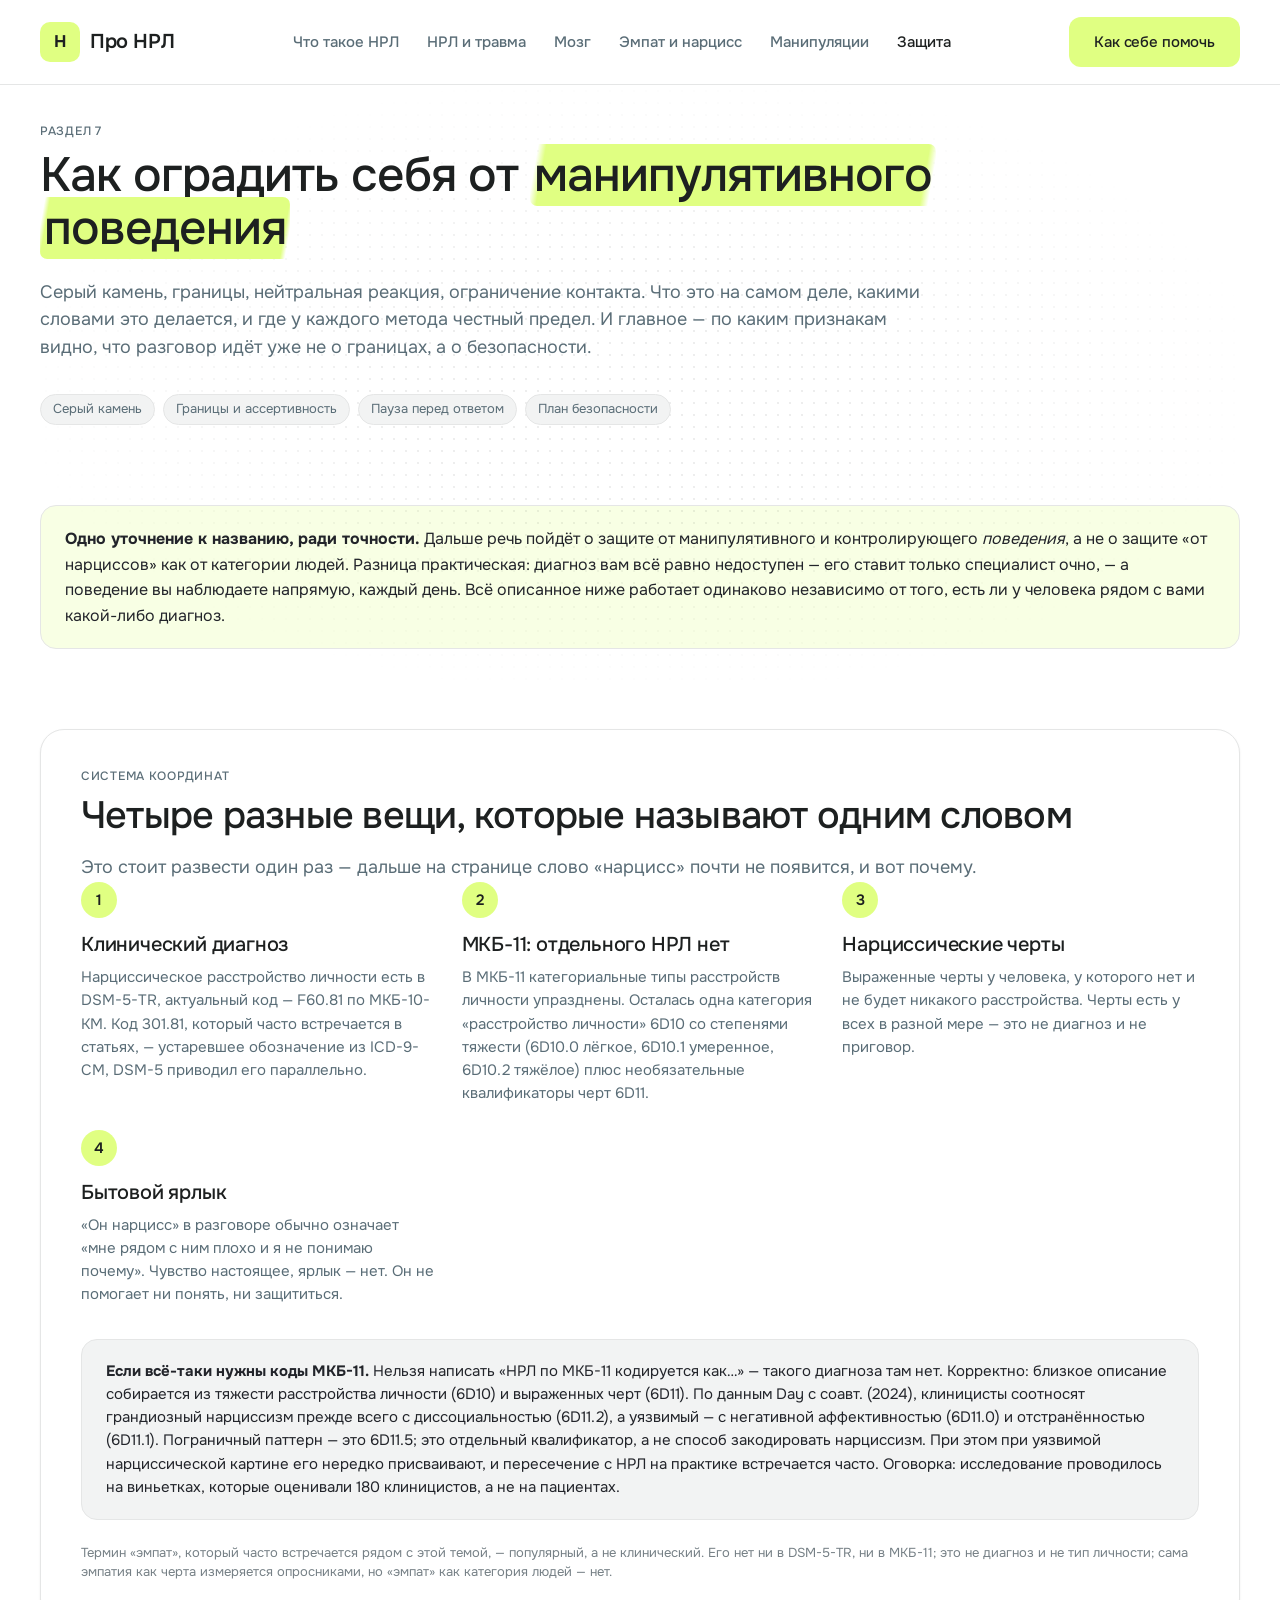
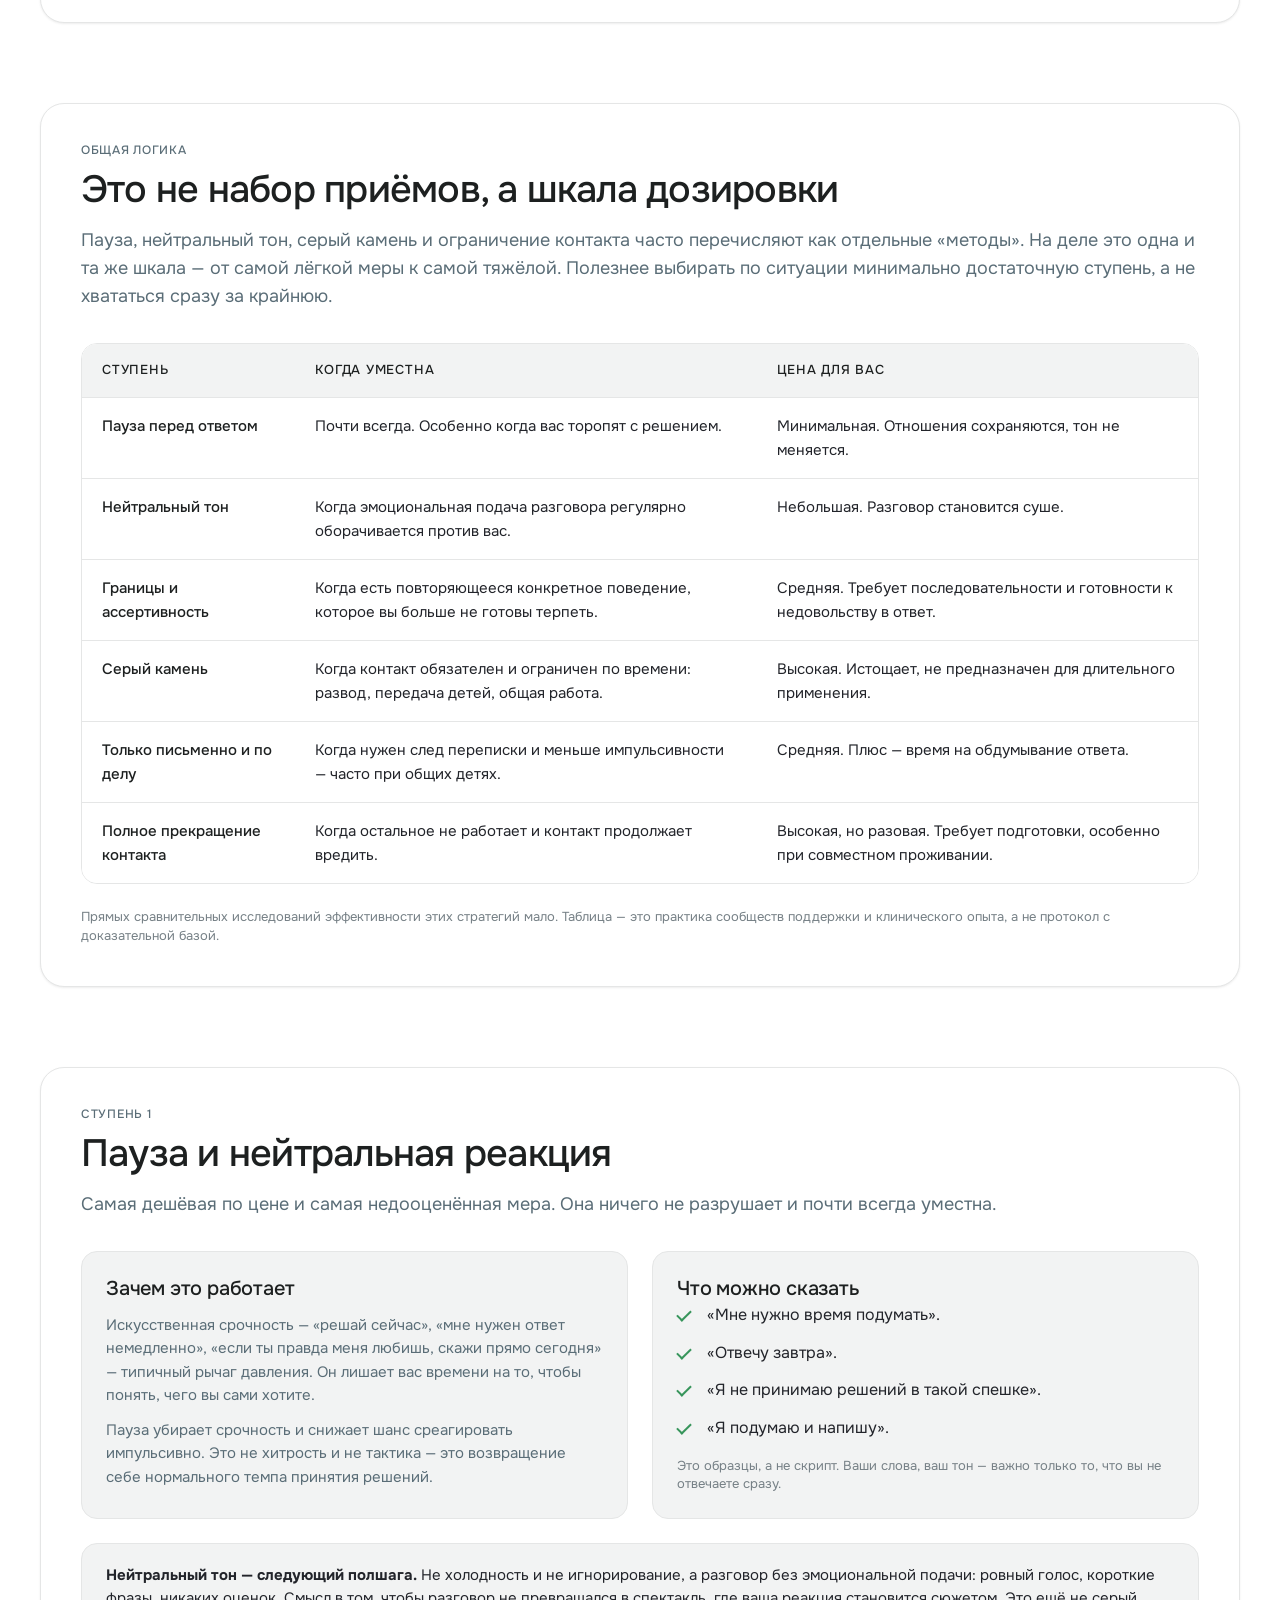
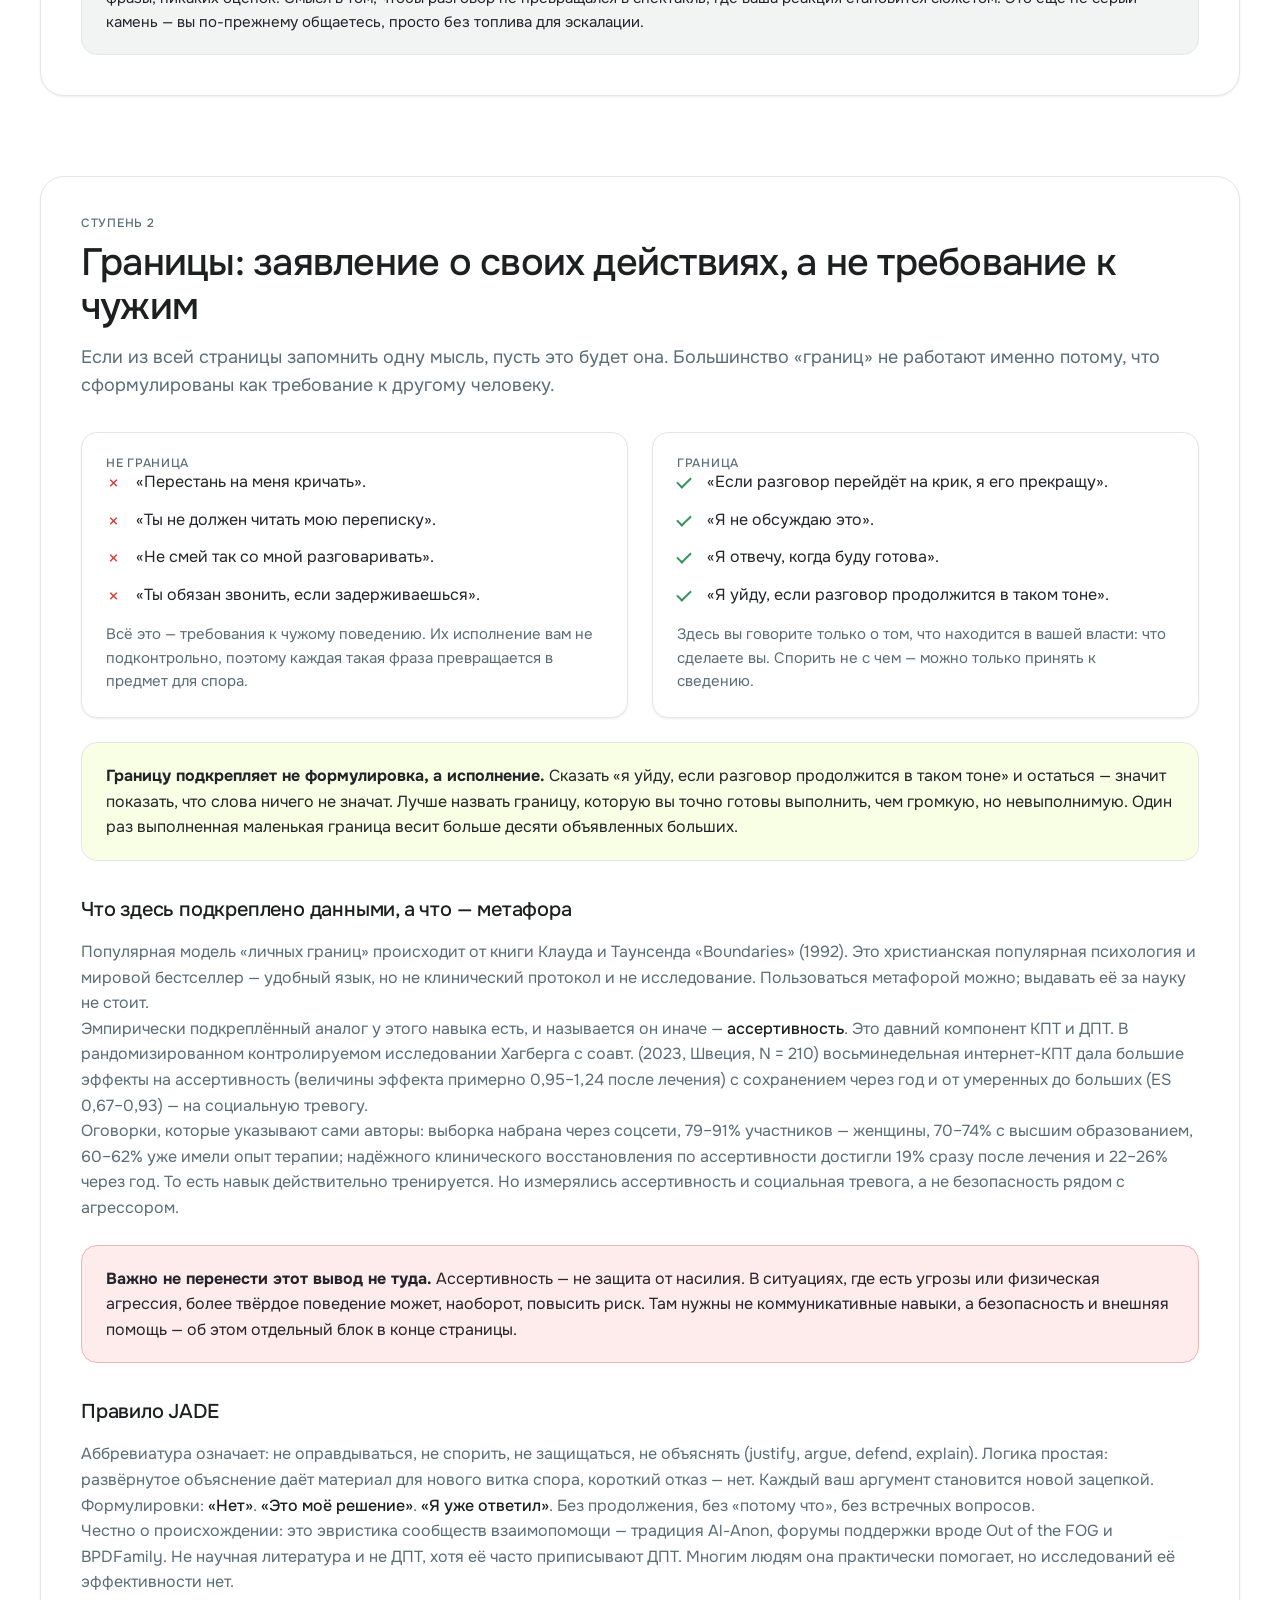
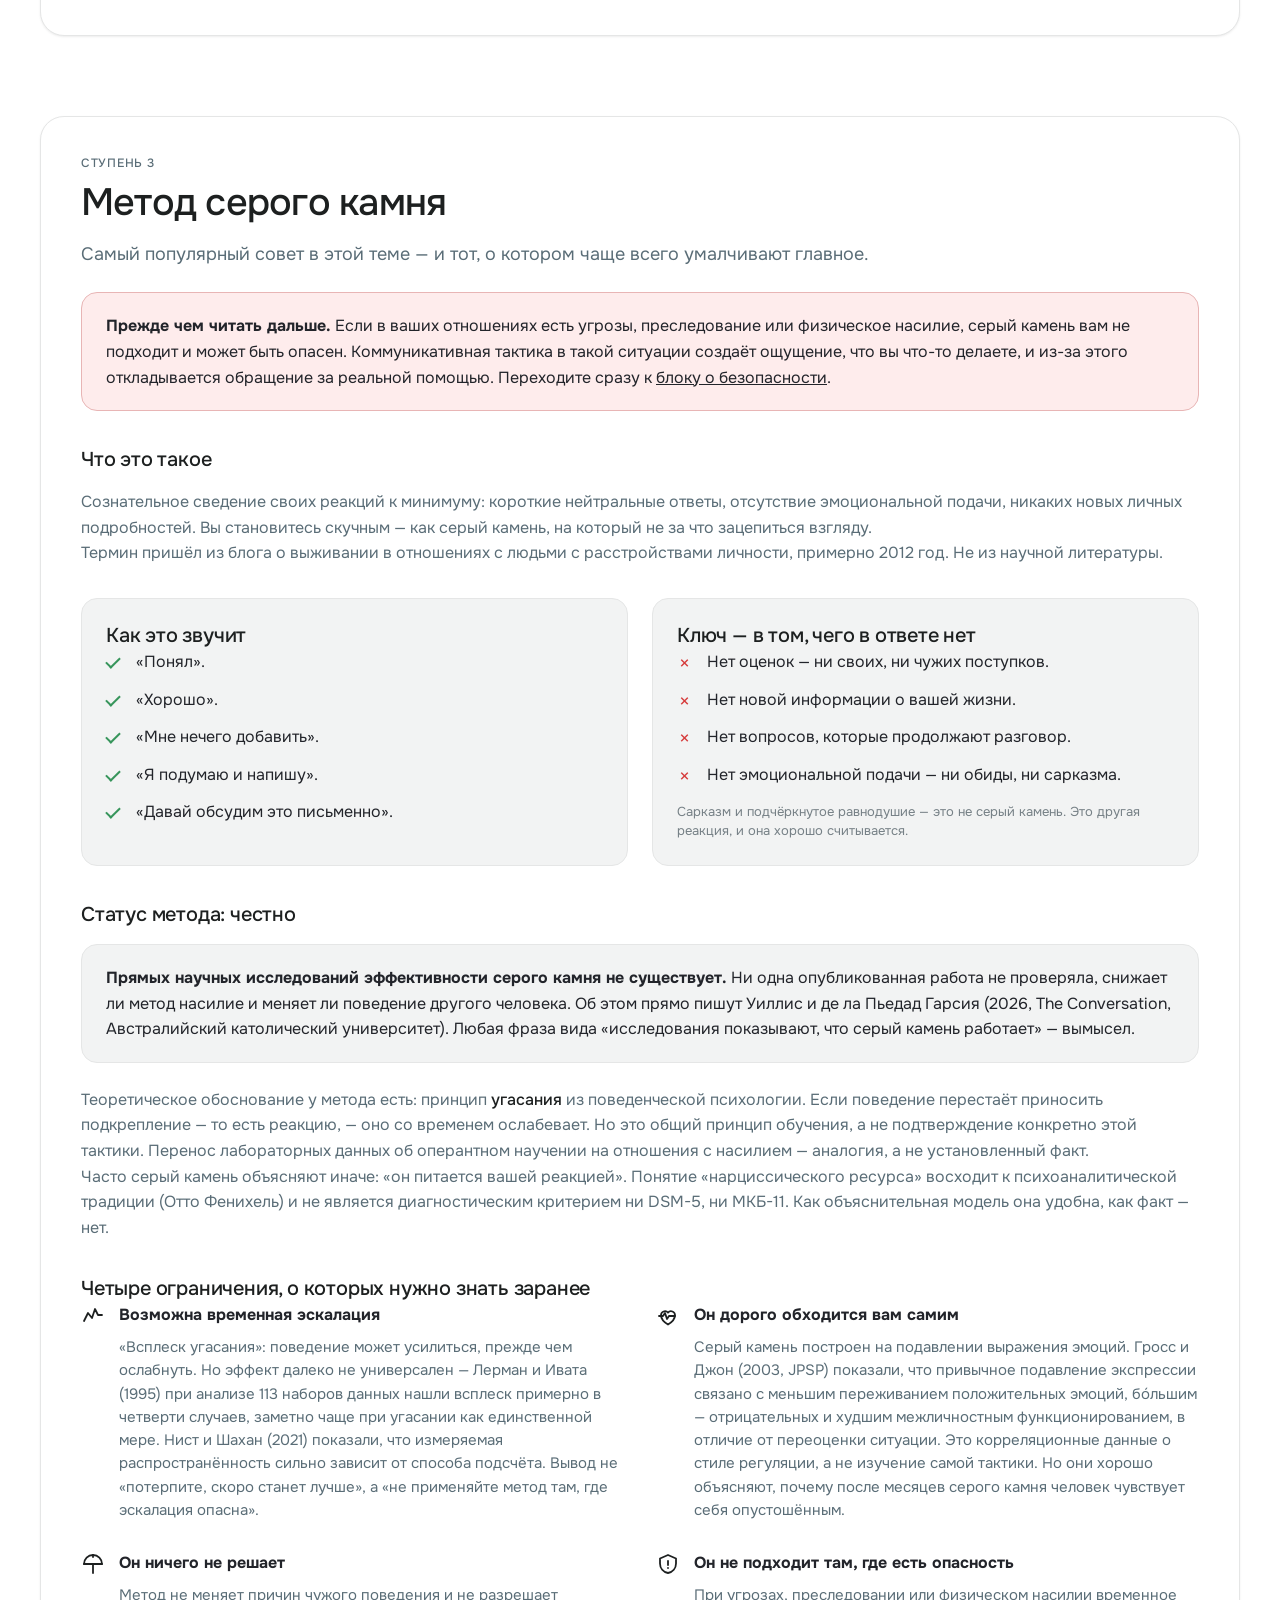
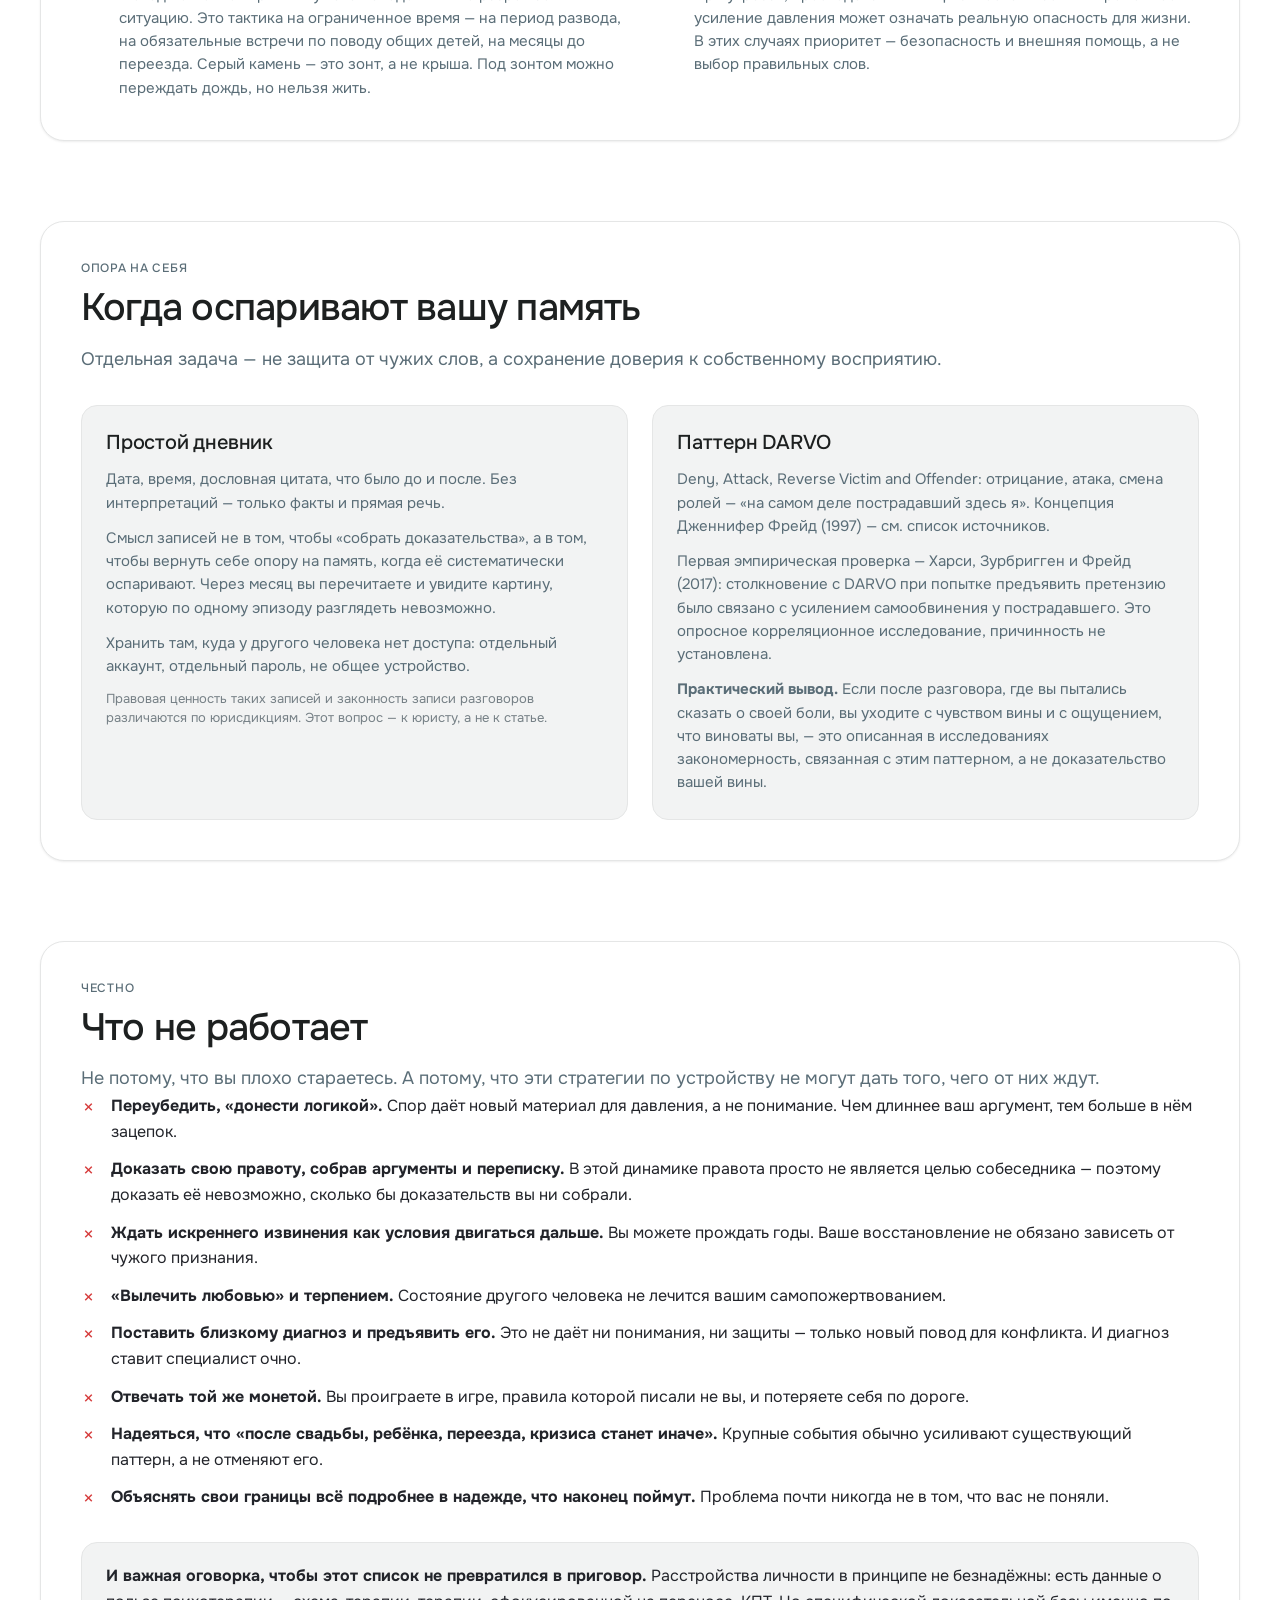
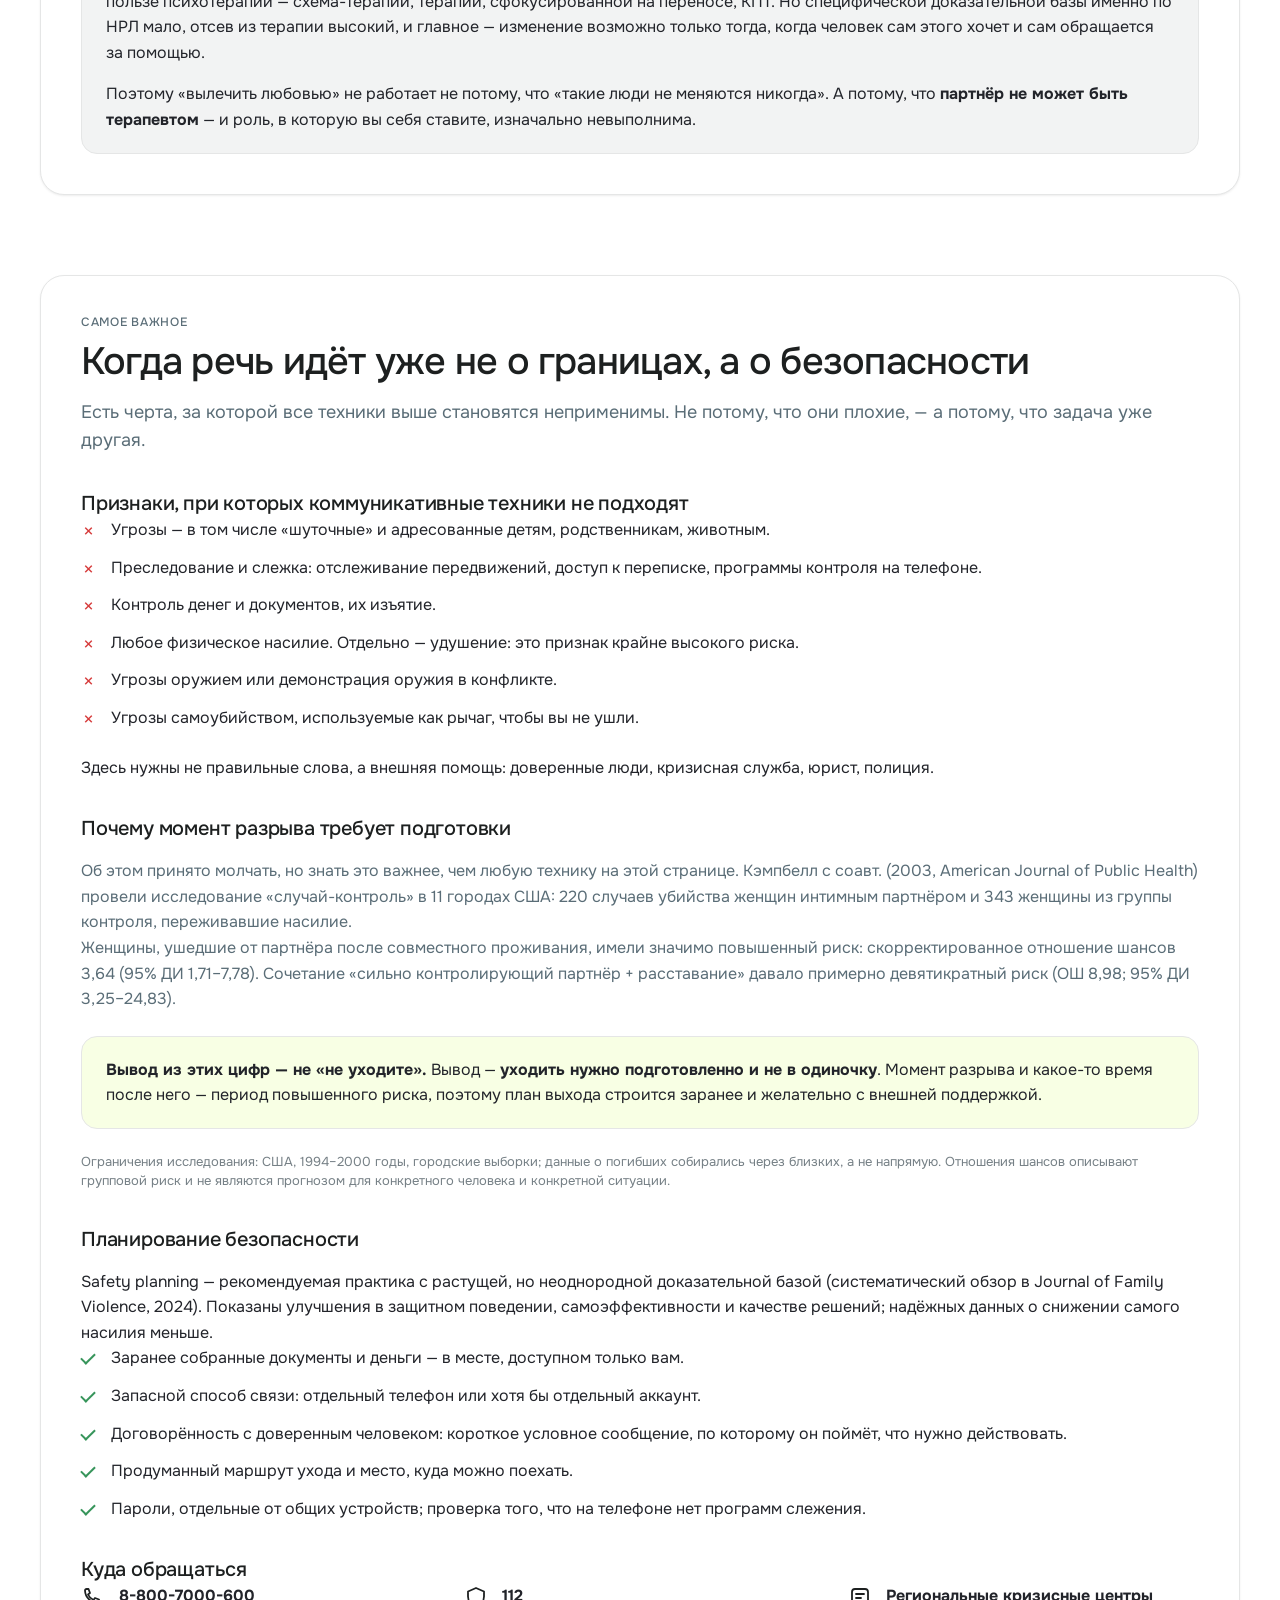
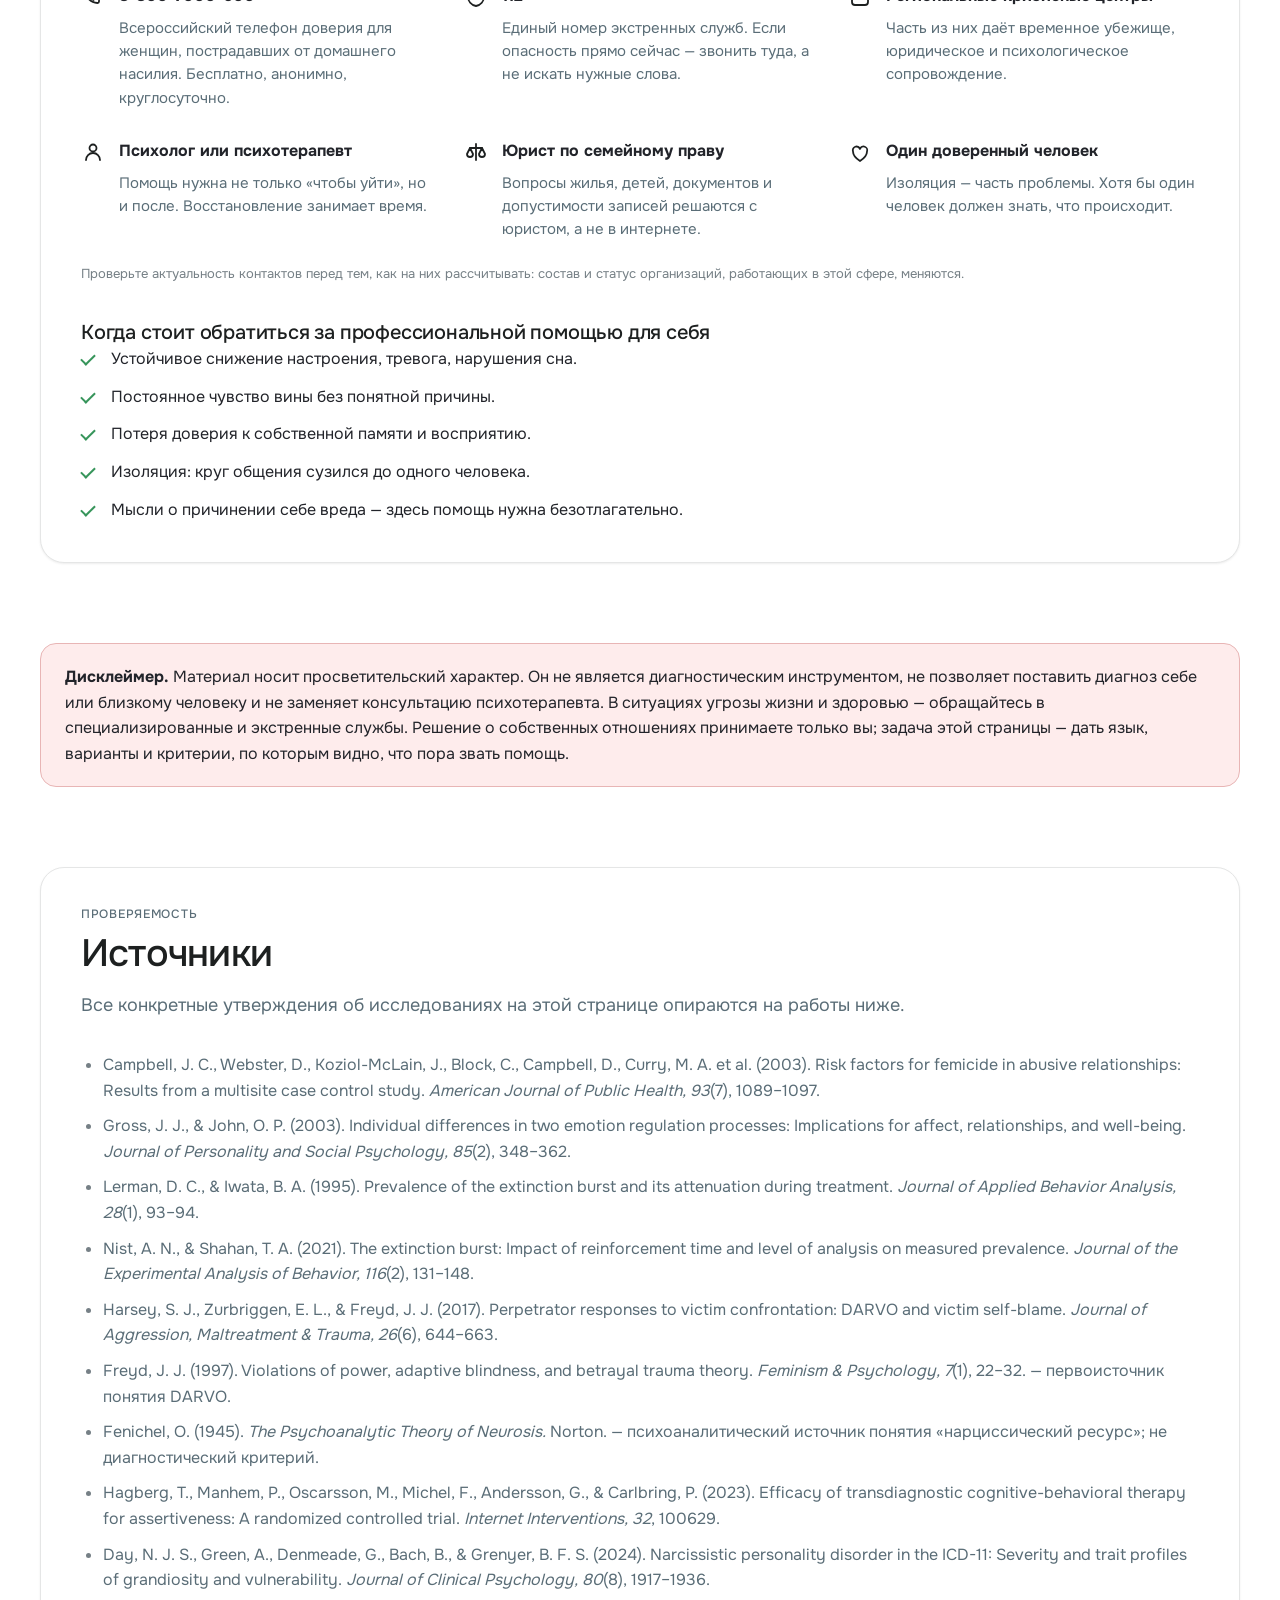
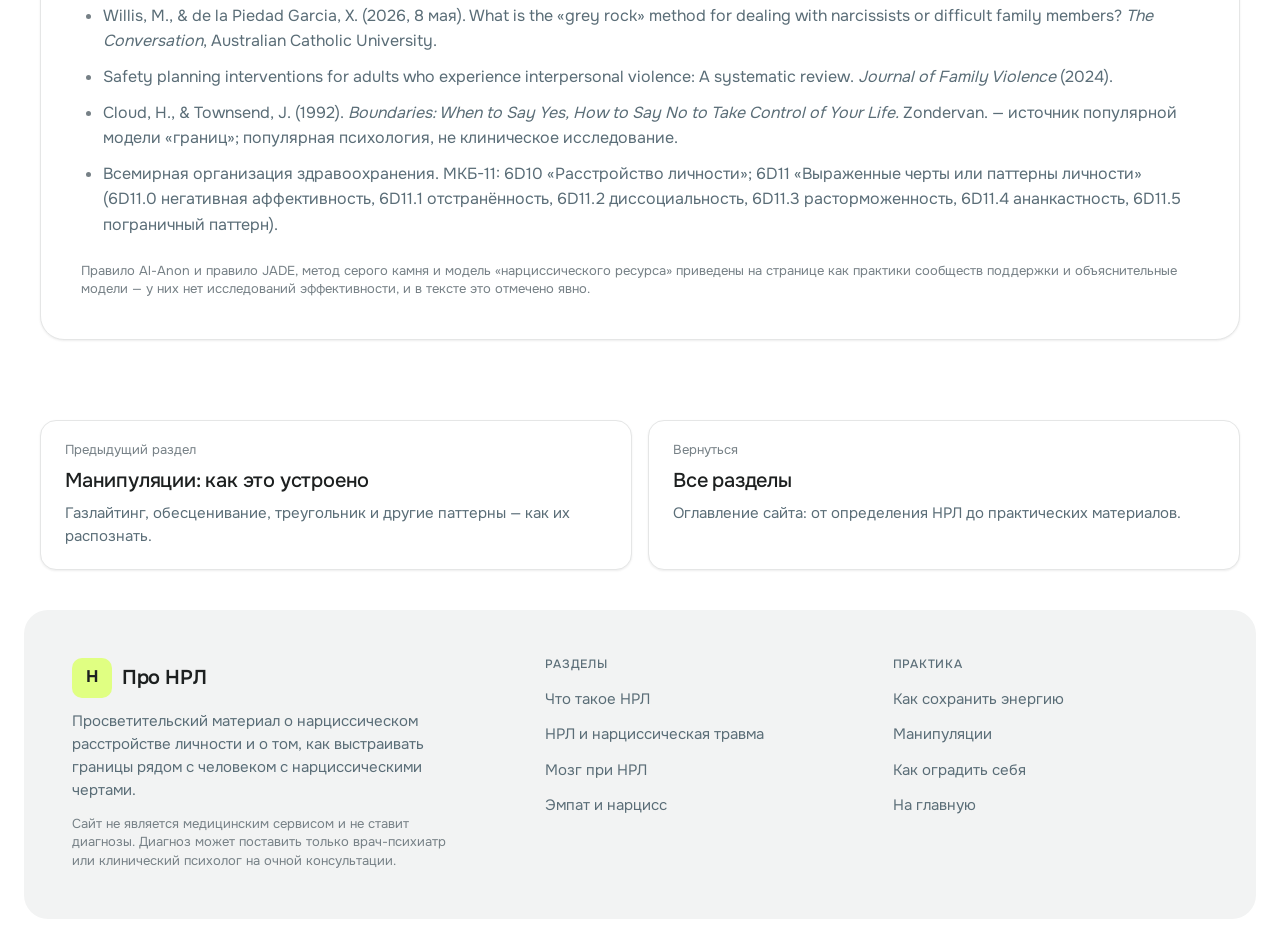
<file: zashchita.html>
<!DOCTYPE html>
<html lang="ru">
<head>
<meta charset="utf-8">
<meta name="viewport" content="width=device-width, initial-scale=1">
<title>Как оградить себя от манипуляций — Про НРЛ</title>
<meta name="description" content="Серый камень, границы, нейтральная реакция и ограничение контакта: как это делается, какие есть формулировки, где у каждого метода предел — и когда речь идёт уже не о границах, а о безопасности.">
<link rel="icon" href="data:image/svg+xml,<svg xmlns='http://www.w3.org/2000/svg' viewBox='0 0 100 100'><rect width='100' height='100' rx='22' fill='%23e0ff82'/><text y='72' x='50' text-anchor='middle' font-size='58' font-family='sans-serif' font-weight='700' fill='%231d2020'>Н</text></svg>">
<link rel="stylesheet" href="assets/style.css">
</head>
<body>
<a href="#main" class="sr-only">К содержанию</a>

<header class="site-header">
  <div class="bar">
    <a href="index.html" class="brand">
      <span class="brand-mark" aria-hidden="true">Н</span>
      Про НРЛ
    </a>
    <nav class="nav" aria-label="Основная навигация">
      <a href="chto-takoe-nrl.html">Что такое НРЛ</a>
      <a href="nrl-i-travma.html">НРЛ и травма</a>
      <a href="mozg.html">Мозг</a>
      <a href="empat-i-narciss.html">Эмпат и нарцисс</a>
      <a href="manipulyacii.html">Манипуляции</a>
      <a href="zashchita.html" aria-current="page">Защита</a>
    </nav>
    <div class="header-actions">
      <button class="menu-toggle" type="button" aria-expanded="false" aria-controls="mobile-nav" onclick="var n=document.getElementById('mobile-nav');var o=n.classList.toggle('open');this.setAttribute('aria-expanded',o)">Меню</button>
      <a href="kak-sohranit-energiyu.html" class="btn btn-primary" style="white-space:nowrap">Как себе помочь</a>
    </div>
  </div>
  <div class="mobile-nav" id="mobile-nav">
    <ul>
      <li><a href="chto-takoe-nrl.html">Что такое НРЛ</a></li>
      <li><a href="nrl-i-travma.html">НРЛ и нарциссическая травма</a></li>
      <li><a href="mozg.html">Мозг при НРЛ</a></li>
      <li><a href="empat-i-narciss.html">Эмпат и нарцисс</a></li>
      <li><a href="kak-sohranit-energiyu.html">Как сохранить энергию</a></li>
      <li><a href="manipulyacii.html">Манипуляции</a></li>
      <li><a href="zashchita.html" aria-current="page">Как оградить себя</a></li>
    </ul>
  </div>
</header>

<main id="main">
  <div class="container">

    <section class="section" style="position:relative">
      <div class="dot-grid" style="position:absolute;inset:0 0 auto;height:600px" aria-hidden="true"></div>
      <div style="position:relative;max-width:56rem">
        <p class="eyebrow">Раздел 7</p>
        <h1 class="h1 mt-3">Как оградить себя от <span class="marker">манипулятивного поведения</span></h1>
        <p class="lead mt-6">Серый камень, границы, нейтральная реакция, ограничение контакта. Что это на самом деле, какими словами это делается, и где у каждого метода честный предел. И главное — по каким признакам видно, что разговор идёт уже не о границах, а о безопасности.</p>
        <div class="mt-8" style="display:flex;flex-wrap:wrap;gap:8px">
          <span class="tag">Серый камень</span>
          <span class="tag">Границы и ассертивность</span>
          <span class="tag">Пауза перед ответом</span>
          <span class="tag">План безопасности</span>
        </div>
      </div>
    </section>

    <section class="section">
      <div class="callout-accent">
        <p class="body"><strong>Одно уточнение к названию, ради точности.</strong> Дальше речь пойдёт о защите от манипулятивного и контролирующего <em>поведения</em>, а не о защите «от нарциссов» как от категории людей. Разница практическая: диагноз вам всё равно недоступен — его ставит только специалист очно, — а поведение вы наблюдаете напрямую, каждый день. Всё описанное ниже работает одинаково независимо от того, есть ли у человека рядом с вами какой-либо диагноз.</p>
      </div>
    </section>

    <section class="section scroll-anchor" id="ponyatiya">
      <div class="card">
        <p class="eyebrow">Система координат</p>
        <h2 class="h2 mt-3">Четыре разные вещи, которые называют одним словом</h2>
        <p class="lead mt-4">Это стоит развести один раз — дальше на странице слово «нарцисс» почти не появится, и вот почему.</p>

        <ol class="step-list mt-8">
          <li>
            <h3 class="h3">Клинический диагноз</h3>
            <p class="small muted mt-2">Нарциссическое расстройство личности есть в DSM-5-TR, актуальный код — F60.81 по МКБ-10-КМ. Код 301.81, который часто встречается в статьях, — устаревшее обозначение из ICD-9-CM, DSM-5 приводил его параллельно.</p>
          </li>
          <li>
            <h3 class="h3">МКБ-11: отдельного НРЛ нет</h3>
            <p class="small muted mt-2">В МКБ-11 категориальные типы расстройств личности упразднены. Осталась одна категория «расстройство личности» 6D10 со степенями тяжести (6D10.0 лёгкое, 6D10.1 умеренное, 6D10.2 тяжёлое) плюс необязательные квалификаторы черт 6D11.</p>
          </li>
          <li>
            <h3 class="h3">Нарциссические черты</h3>
            <p class="small muted mt-2">Выраженные черты у человека, у которого нет и не будет никакого расстройства. Черты есть у всех в разной мере — это не диагноз и не приговор.</p>
          </li>
          <li>
            <h3 class="h3">Бытовой ярлык</h3>
            <p class="small muted mt-2">«Он нарцисс» в разговоре обычно означает «мне рядом с ним плохо и я не понимаю почему». Чувство настоящее, ярлык — нет. Он не помогает ни понять, ни защититься.</p>
          </li>
        </ol>

        <div class="callout mt-8">
          <p class="small"><strong>Если всё-таки нужны коды МКБ-11.</strong> Нельзя написать «НРЛ по МКБ-11 кодируется как…» — такого диагноза там нет. Корректно: близкое описание собирается из тяжести расстройства личности (6D10) и выраженных черт (6D11). По данным Day с соавт. (2024), клиницисты соотносят грандиозный нарциссизм прежде всего с диссоциальностью (6D11.2), а уязвимый — с негативной аффективностью (6D11.0) и отстранённостью (6D11.1). Пограничный паттерн — это 6D11.5; это отдельный квалификатор, а не способ закодировать нарциссизм. При этом при уязвимой нарциссической картине его нередко присваивают, и пересечение с НРЛ на практике встречается часто. Оговорка: исследование проводилось на виньетках, которые оценивали 180 клиницистов, а не на пациентах.</p>
        </div>

        <p class="caption muted-soft mt-6">Термин «эмпат», который часто встречается рядом с этой темой, — популярный, а не клинический. Его нет ни в DSM-5-TR, ни в МКБ-11; это не диагноз и не тип личности; сама эмпатия как черта измеряется опросниками, но «эмпат» как категория людей — нет.</p>
      </div>
    </section>

    <section class="section scroll-anchor" id="gradaciya">
      <div class="card">
        <p class="eyebrow">Общая логика</p>
        <h2 class="h2 mt-3">Это не набор приёмов, а шкала дозировки</h2>
        <p class="lead mt-4">Пауза, нейтральный тон, серый камень и ограничение контакта часто перечисляют как отдельные «методы». На деле это одна и та же шкала — от самой лёгкой меры к самой тяжёлой. Полезнее выбирать по ситуации минимально достаточную ступень, а не хвататься сразу за крайнюю.</p>

        <div class="table-wrap mt-8">
          <table class="compare">
            <thead>
              <tr>
                <th>Ступень</th>
                <th>Когда уместна</th>
                <th>Цена для вас</th>
              </tr>
            </thead>
            <tbody>
              <tr>
                <td>Пауза перед ответом</td>
                <td>Почти всегда. Особенно когда вас торопят с решением.</td>
                <td>Минимальная. Отношения сохраняются, тон не меняется.</td>
              </tr>
              <tr>
                <td>Нейтральный тон</td>
                <td>Когда эмоциональная подача разговора регулярно оборачивается против вас.</td>
                <td>Небольшая. Разговор становится суше.</td>
              </tr>
              <tr>
                <td>Границы и ассертивность</td>
                <td>Когда есть повторяющееся конкретное поведение, которое вы больше не готовы терпеть.</td>
                <td>Средняя. Требует последовательности и готовности к недовольству в ответ.</td>
              </tr>
              <tr>
                <td>Серый камень</td>
                <td>Когда контакт обязателен и ограничен по времени: развод, передача детей, общая работа.</td>
                <td>Высокая. Истощает, не предназначен для длительного применения.</td>
              </tr>
              <tr>
                <td>Только письменно и по делу</td>
                <td>Когда нужен след переписки и меньше импульсивности — часто при общих детях.</td>
                <td>Средняя. Плюс — время на обдумывание ответа.</td>
              </tr>
              <tr>
                <td>Полное прекращение контакта</td>
                <td>Когда остальное не работает и контакт продолжает вредить.</td>
                <td>Высокая, но разовая. Требует подготовки, особенно при совместном проживании.</td>
              </tr>
            </tbody>
          </table>
        </div>

        <p class="caption muted-soft mt-6">Прямых сравнительных исследований эффективности этих стратегий мало. Таблица — это практика сообществ поддержки и клинического опыта, а не протокол с доказательной базой.</p>
      </div>
    </section>

    <section class="section scroll-anchor" id="pauza">
      <div class="card">
        <p class="eyebrow">Ступень 1</p>
        <h2 class="h2 mt-3">Пауза и нейтральная реакция</h2>
        <p class="lead mt-4">Самая дешёвая по цене и самая недооценённая мера. Она ничего не разрушает и почти всегда уместна.</p>

        <div class="grid grid-2 mt-8">
          <div class="card-sunken">
            <h3 class="h3">Зачем это работает</h3>
            <p class="small muted mt-3">Искусственная срочность — «решай сейчас», «мне нужен ответ немедленно», «если ты правда меня любишь, скажи прямо сегодня» — типичный рычаг давления. Он лишает вас времени на то, чтобы понять, чего вы сами хотите.</p>
            <p class="small muted mt-3">Пауза убирает срочность и снижает шанс среагировать импульсивно. Это не хитрость и не тактика — это возвращение себе нормального темпа принятия решений.</p>
          </div>
          <div class="card-sunken">
            <h3 class="h3">Что можно сказать</h3>
            <ul class="check-list mt-3">
              <li><span class="body">«Мне нужно время подумать».</span></li>
              <li><span class="body">«Отвечу завтра».</span></li>
              <li><span class="body">«Я не принимаю решений в такой спешке».</span></li>
              <li><span class="body">«Я подумаю и напишу».</span></li>
            </ul>
            <p class="caption muted-soft mt-4">Это образцы, а не скрипт. Ваши слова, ваш тон — важно только то, что вы не отвечаете сразу.</p>
          </div>
        </div>

        <div class="callout mt-6">
          <p class="small"><strong>Нейтральный тон — следующий полшага.</strong> Не холодность и не игнорирование, а разговор без эмоциональной подачи: ровный голос, короткие фразы, никаких оценок. Смысл в том, чтобы разговор не превращался в спектакль, где ваша реакция становится сюжетом. Это ещё не серый камень — вы по-прежнему общаетесь, просто без топлива для эскалации.</p>
        </div>
      </div>
    </section>

    <section class="section scroll-anchor" id="granicy">
      <div class="card">
        <p class="eyebrow">Ступень 2</p>
        <h2 class="h2 mt-3">Границы: заявление о своих действиях, а не требование к чужим</h2>
        <p class="lead mt-4">Если из всей страницы запомнить одну мысль, пусть это будет она. Большинство «границ» не работают именно потому, что сформулированы как требование к другому человеку.</p>

        <div class="grid grid-2 mt-8">
          <div class="card-sm">
            <p class="eyebrow">Не граница</p>
            <ul class="cross-list mt-4">
              <li><span class="body">«Перестань на меня кричать».</span></li>
              <li><span class="body">«Ты не должен читать мою переписку».</span></li>
              <li><span class="body">«Не смей так со мной разговаривать».</span></li>
              <li><span class="body">«Ты обязан звонить, если задерживаешься».</span></li>
            </ul>
            <p class="small muted mt-4">Всё это — требования к чужому поведению. Их исполнение вам не подконтрольно, поэтому каждая такая фраза превращается в предмет для спора.</p>
          </div>
          <div class="card-sm">
            <p class="eyebrow">Граница</p>
            <ul class="check-list mt-4">
              <li><span class="body">«Если разговор перейдёт на крик, я его прекращу».</span></li>
              <li><span class="body">«Я не обсуждаю это».</span></li>
              <li><span class="body">«Я отвечу, когда буду готова».</span></li>
              <li><span class="body">«Я уйду, если разговор продолжится в таком тоне».</span></li>
            </ul>
            <p class="small muted mt-4">Здесь вы говорите только о том, что находится в вашей власти: что сделаете вы. Спорить не с чем — можно только принять к сведению.</p>
          </div>
        </div>

        <div class="callout-accent mt-6">
          <p class="body"><strong>Границу подкрепляет не формулировка, а исполнение.</strong> Сказать «я уйду, если разговор продолжится в таком тоне» и остаться — значит показать, что слова ничего не значат. Лучше назвать границу, которую вы точно готовы выполнить, чем громкую, но невыполнимую. Один раз выполненная маленькая граница весит больше десяти объявленных больших.</p>
        </div>

        <h3 class="h3 mt-9">Что здесь подкреплено данными, а что — метафора</h3>
        <div class="prose mt-4">
          <p>Популярная модель «личных границ» происходит от книги Клауда и Таунсенда «Boundaries» (1992). Это христианская популярная психология и мировой бестселлер — удобный язык, но не клинический протокол и не исследование. Пользоваться метафорой можно; выдавать её за науку не стоит.</p>
          <p>Эмпирически подкреплённый аналог у этого навыка есть, и называется он иначе — <strong>ассертивность</strong>. Это давний компонент КПТ и ДПТ. В рандомизированном контролируемом исследовании Хагберга с соавт. (2023, Швеция, N = 210) восьминедельная интернет-КПТ дала большие эффекты на ассертивность (величины эффекта примерно 0,95–1,24 после лечения) с сохранением через год и от умеренных до больших (ES 0,67–0,93) — на социальную тревогу.</p>
          <p>Оговорки, которые указывают сами авторы: выборка набрана через соцсети, 79–91% участников — женщины, 70–74% с высшим образованием, 60–62% уже имели опыт терапии; надёжного клинического восстановления по ассертивности достигли 19% сразу после лечения и 22–26% через год. То есть навык действительно тренируется. Но измерялись ассертивность и социальная тревога, а не безопасность рядом с агрессором.</p>
        </div>

        <div class="callout-warn mt-6">
          <p class="body"><strong>Важно не перенести этот вывод не туда.</strong> Ассертивность — не защита от насилия. В ситуациях, где есть угрозы или физическая агрессия, более твёрдое поведение может, наоборот, повысить риск. Там нужны не коммуникативные навыки, а безопасность и внешняя помощь — об этом отдельный блок в конце страницы.</p>
        </div>

        <h3 class="h3 mt-9">Правило JADE</h3>
        <div class="prose mt-4">
          <p>Аббревиатура означает: не оправдываться, не спорить, не защищаться, не объяснять (justify, argue, defend, explain). Логика простая: развёрнутое объяснение даёт материал для нового витка спора, короткий отказ — нет. Каждый ваш аргумент становится новой зацепкой.</p>
          <p>Формулировки: <strong>«Нет»</strong>. <strong>«Это моё решение»</strong>. <strong>«Я уже ответил»</strong>. Без продолжения, без «потому что», без встречных вопросов.</p>
          <p>Честно о происхождении: это эвристика сообществ взаимопомощи — традиция Al-Anon, форумы поддержки вроде Out of the FOG и BPDFamily. Не научная литература и не ДПТ, хотя её часто приписывают ДПТ. Многим людям она практически помогает, но исследований её эффективности нет.</p>
        </div>
      </div>
    </section>

    <section class="section scroll-anchor" id="seryy-kamen">
      <div class="card">
        <p class="eyebrow">Ступень 3</p>
        <h2 class="h2 mt-3">Метод серого камня</h2>
        <p class="lead mt-4">Самый популярный совет в этой теме — и тот, о котором чаще всего умалчивают главное.</p>

        <div class="callout-warn mt-6">
          <p class="body"><strong>Прежде чем читать дальше.</strong> Если в ваших отношениях есть угрозы, преследование или физическое насилие, серый камень вам не подходит и может быть опасен. Коммуникативная тактика в такой ситуации создаёт ощущение, что вы что-то делаете, и из-за этого откладывается обращение за реальной помощью. Переходите сразу к <a href="#bezopasnost">блоку о безопасности</a>.</p>
        </div>

        <h3 class="h3 mt-9">Что это такое</h3>
        <div class="prose mt-4">
          <p>Сознательное сведение своих реакций к минимуму: короткие нейтральные ответы, отсутствие эмоциональной подачи, никаких новых личных подробностей. Вы становитесь скучным — как серый камень, на который не за что зацепиться взгляду.</p>
          <p>Термин пришёл из блога о выживании в отношениях с людьми с расстройствами личности, примерно 2012 год. Не из научной литературы.</p>
        </div>

        <div class="grid grid-2 mt-8">
          <div class="card-sunken">
            <h3 class="h3">Как это звучит</h3>
            <ul class="check-list mt-3">
              <li><span class="body">«Понял».</span></li>
              <li><span class="body">«Хорошо».</span></li>
              <li><span class="body">«Мне нечего добавить».</span></li>
              <li><span class="body">«Я подумаю и напишу».</span></li>
              <li><span class="body">«Давай обсудим это письменно».</span></li>
            </ul>
          </div>
          <div class="card-sunken">
            <h3 class="h3">Ключ — в том, чего в ответе нет</h3>
            <ul class="cross-list mt-3">
              <li><span class="body">Нет оценок — ни своих, ни чужих поступков.</span></li>
              <li><span class="body">Нет новой информации о вашей жизни.</span></li>
              <li><span class="body">Нет вопросов, которые продолжают разговор.</span></li>
              <li><span class="body">Нет эмоциональной подачи — ни обиды, ни сарказма.</span></li>
            </ul>
            <p class="caption muted-soft mt-4">Сарказм и подчёркнутое равнодушие — это не серый камень. Это другая реакция, и она хорошо считывается.</p>
          </div>
        </div>

        <h3 class="h3 mt-9">Статус метода: честно</h3>
        <div class="callout mt-4">
          <p class="body"><strong>Прямых научных исследований эффективности серого камня не существует.</strong> Ни одна опубликованная работа не проверяла, снижает ли метод насилие и меняет ли поведение другого человека. Об этом прямо пишут Уиллис и де ла Пьедад Гарсия (2026, The Conversation, Австралийский католический университет). Любая фраза вида «исследования показывают, что серый камень работает» — вымысел.</p>
        </div>
        <div class="prose mt-6">
          <p>Теоретическое обоснование у метода есть: принцип <strong>угасания</strong> из поведенческой психологии. Если поведение перестаёт приносить подкрепление — то есть реакцию, — оно со временем ослабевает. Но это общий принцип обучения, а не подтверждение конкретно этой тактики. Перенос лабораторных данных об оперантном научении на отношения с насилием — аналогия, а не установленный факт.</p>
          <p>Часто серый камень объясняют иначе: «он питается вашей реакцией». Понятие «нарциссического ресурса» восходит к психоаналитической традиции (Отто Фенихель) и не является диагностическим критерием ни DSM-5, ни МКБ-11. Как объяснительная модель она удобна, как факт — нет.</p>
        </div>

        <h3 class="h3 mt-9">Четыре ограничения, о которых нужно знать заранее</h3>

        <ul class="feature-list mt-6">
          <li>
            <svg viewBox="0 0 24 24" fill="none" stroke="currentColor" stroke-width="1.8" stroke-linecap="round" stroke-linejoin="round" aria-hidden="true"><path d="M3 17l4-8 4 5 3-9 3 6h4"/></svg>
            <div>
              <p class="body"><strong>Возможна временная эскалация</strong></p>
              <p class="small muted mt-2">«Всплеск угасания»: поведение может усилиться, прежде чем ослабнуть. Но эффект далеко не универсален — Лерман и Ивата (1995) при анализе 113 наборов данных нашли всплеск примерно в четверти случаев, заметно чаще при угасании как единственной мере. Нист и Шахан (2021) показали, что измеряемая распространённость сильно зависит от способа подсчёта. Вывод не «потерпите, скоро станет лучше», а «не применяйте метод там, где эскалация опасна».</p>
            </div>
          </li>
          <li>
            <svg viewBox="0 0 24 24" fill="none" stroke="currentColor" stroke-width="1.8" stroke-linecap="round" stroke-linejoin="round" aria-hidden="true"><path d="M12 20.5s-7-4.3-7-9.3a4 4 0 017-2.6 4 4 0 017 2.6c0 5-7 9.3-7 9.3z"/><path d="M3 12h4l2-3 2 6 2-3h6"/></svg>
            <div>
              <p class="body"><strong>Он дорого обходится вам самим</strong></p>
              <p class="small muted mt-2">Серый камень построен на подавлении выражения эмоций. Гросс и Джон (2003, JPSP) показали, что привычное подавление экспрессии связано с меньшим переживанием положительных эмоций, бóльшим — отрицательных и худшим межличностным функционированием, в отличие от переоценки ситуации. Это корреляционные данные о стиле регуляции, а не изучение самой тактики. Но они хорошо объясняют, почему после месяцев серого камня человек чувствует себя опустошённым.</p>
            </div>
          </li>
          <li>
            <svg viewBox="0 0 24 24" fill="none" stroke="currentColor" stroke-width="1.8" stroke-linecap="round" stroke-linejoin="round" aria-hidden="true"><path d="M12 3v2"/><path d="M3 12h18"/><path d="M3 12a9 9 0 0118 0"/><path d="M12 12v9"/></svg>
            <div>
              <p class="body"><strong>Он ничего не решает</strong></p>
              <p class="small muted mt-2">Метод не меняет причин чужого поведения и не разрешает ситуацию. Это тактика на ограниченное время — на период развода, на обязательные встречи по поводу общих детей, на месяцы до переезда. Серый камень — это зонт, а не крыша. Под зонтом можно переждать дождь, но нельзя жить.</p>
            </div>
          </li>
          <li>
            <svg viewBox="0 0 24 24" fill="none" stroke="currentColor" stroke-width="1.8" stroke-linecap="round" stroke-linejoin="round" aria-hidden="true"><path d="M12 3l8 3.5v5c0 4.6-3.2 8.4-8 9.5-4.8-1.1-8-4.9-8-9.5v-5L12 3z"/><path d="M12 9v4"/><path d="M12 16h.01"/></svg>
            <div>
              <p class="body"><strong>Он не подходит там, где есть опасность</strong></p>
              <p class="small muted mt-2">При угрозах, преследовании или физическом насилии временное усиление давления может означать реальную опасность для жизни. В этих случаях приоритет — безопасность и внешняя помощь, а не выбор правильных слов.</p>
            </div>
          </li>
        </ul>
      </div>
    </section>

    <section class="section scroll-anchor" id="opora">
      <div class="card">
        <p class="eyebrow">Опора на себя</p>
        <h2 class="h2 mt-3">Когда оспаривают вашу память</h2>
        <p class="lead mt-4">Отдельная задача — не защита от чужих слов, а сохранение доверия к собственному восприятию.</p>

        <div class="grid grid-2 mt-8">
          <div class="card-sunken">
            <h3 class="h3">Простой дневник</h3>
            <p class="small muted mt-3">Дата, время, дословная цитата, что было до и после. Без интерпретаций — только факты и прямая речь.</p>
            <p class="small muted mt-3">Смысл записей не в том, чтобы «собрать доказательства», а в том, чтобы вернуть себе опору на память, когда её систематически оспаривают. Через месяц вы перечитаете и увидите картину, которую по одному эпизоду разглядеть невозможно.</p>
            <p class="small muted mt-3">Хранить там, куда у другого человека нет доступа: отдельный аккаунт, отдельный пароль, не общее устройство.</p>
            <p class="caption muted-soft mt-3">Правовая ценность таких записей и законность записи разговоров различаются по юрисдикциям. Этот вопрос — к юристу, а не к статье.</p>
          </div>
          <div class="card-sunken">
            <h3 class="h3">Паттерн DARVO</h3>
            <p class="small muted mt-3">Deny, Attack, Reverse Victim and Offender: отрицание, атака, смена ролей — «на самом деле пострадавший здесь я». Концепция Дженнифер Фрейд (1997) — см. список источников.</p>
            <p class="small muted mt-3">Первая эмпирическая проверка — Харси, Зурбригген и Фрейд (2017): столкновение с DARVO при попытке предъявить претензию было связано с усилением самообвинения у пострадавшего. Это опросное корреляционное исследование, причинность не установлена.</p>
            <p class="small muted mt-3"><strong>Практический вывод.</strong> Если после разговора, где вы пытались сказать о своей боли, вы уходите с чувством вины и с ощущением, что виноваты вы, — это описанная в исследованиях закономерность, связанная с этим паттерном, а не доказательство вашей вины.</p>
          </div>
        </div>
      </div>
    </section>

    <section class="section scroll-anchor" id="ne-rabotaet">
      <div class="card">
        <p class="eyebrow">Честно</p>
        <h2 class="h2 mt-3">Что не работает</h2>
        <p class="lead mt-4">Не потому, что вы плохо стараетесь. А потому, что эти стратегии по устройству не могут дать того, чего от них ждут.</p>

        <ul class="cross-list mt-8">
          <li><span class="body"><strong>Переубедить, «донести логикой».</strong> Спор даёт новый материал для давления, а не понимание. Чем длиннее ваш аргумент, тем больше в нём зацепок.</span></li>
          <li><span class="body"><strong>Доказать свою правоту, собрав аргументы и переписку.</strong> В этой динамике правота просто не является целью собеседника — поэтому доказать её невозможно, сколько бы доказательств вы ни собрали.</span></li>
          <li><span class="body"><strong>Ждать искреннего извинения как условия двигаться дальше.</strong> Вы можете прождать годы. Ваше восстановление не обязано зависеть от чужого признания.</span></li>
          <li><span class="body"><strong>«Вылечить любовью» и терпением.</strong> Состояние другого человека не лечится вашим самопожертвованием.</span></li>
          <li><span class="body"><strong>Поставить близкому диагноз и предъявить его.</strong> Это не даёт ни понимания, ни защиты — только новый повод для конфликта. И диагноз ставит специалист очно.</span></li>
          <li><span class="body"><strong>Отвечать той же монетой.</strong> Вы проиграете в игре, правила которой писали не вы, и потеряете себя по дороге.</span></li>
          <li><span class="body"><strong>Надеяться, что «после свадьбы, ребёнка, переезда, кризиса станет иначе».</strong> Крупные события обычно усиливают существующий паттерн, а не отменяют его.</span></li>
          <li><span class="body"><strong>Объяснять свои границы всё подробнее в надежде, что наконец поймут.</strong> Проблема почти никогда не в том, что вас не поняли.</span></li>
        </ul>

        <div class="callout mt-8">
          <p class="body"><strong>И важная оговорка, чтобы этот список не превратился в приговор.</strong> Расстройства личности в принципе не безнадёжны: есть данные о пользе психотерапии — схема-терапии, терапии, сфокусированной на переносе, КПТ. Но специфической доказательной базы именно по НРЛ мало, отсев из терапии высокий, и главное — изменение возможно только тогда, когда человек сам этого хочет и сам обращается за помощью.</p>
          <p class="body mt-4">Поэтому «вылечить любовью» не работает не потому, что «такие люди не меняются никогда». А потому, что <strong>партнёр не может быть терапевтом</strong> — и роль, в которую вы себя ставите, изначально невыполнима.</p>
        </div>
      </div>
    </section>

    <section class="section scroll-anchor" id="bezopasnost">
      <div class="card">
        <p class="eyebrow">Самое важное</p>
        <h2 class="h2 mt-3">Когда речь идёт уже не о границах, а о безопасности</h2>
        <p class="lead mt-4">Есть черта, за которой все техники выше становятся неприменимы. Не потому, что они плохие, — а потому, что задача уже другая.</p>

        <h3 class="h3 mt-9">Признаки, при которых коммуникативные техники не подходят</h3>
        <ul class="cross-list mt-4">
          <li><span class="body">Угрозы — в том числе «шуточные» и адресованные детям, родственникам, животным.</span></li>
          <li><span class="body">Преследование и слежка: отслеживание передвижений, доступ к переписке, программы контроля на телефоне.</span></li>
          <li><span class="body">Контроль денег и документов, их изъятие.</span></li>
          <li><span class="body">Любое физическое насилие. Отдельно — удушение: это признак крайне высокого риска.</span></li>
          <li><span class="body">Угрозы оружием или демонстрация оружия в конфликте.</span></li>
          <li><span class="body">Угрозы самоубийством, используемые как рычаг, чтобы вы не ушли.</span></li>
        </ul>
        <p class="body mt-6">Здесь нужны не правильные слова, а внешняя помощь: доверенные люди, кризисная служба, юрист, полиция.</p>

        <h3 class="h3 mt-9">Почему момент разрыва требует подготовки</h3>
        <div class="prose mt-4">
          <p>Об этом принято молчать, но знать это важнее, чем любую технику на этой странице. Кэмпбелл с соавт. (2003, American Journal of Public Health) провели исследование «случай-контроль» в 11 городах США: 220 случаев убийства женщин интимным партнёром и 343 женщины из группы контроля, переживавшие насилие.</p>
          <p>Женщины, ушедшие от партнёра после совместного проживания, имели значимо повышенный риск: скорректированное отношение шансов 3,64 (95% ДИ 1,71–7,78). Сочетание «сильно контролирующий партнёр + расставание» давало примерно девятикратный риск (ОШ 8,98; 95% ДИ 3,25–24,83).</p>
        </div>

        <div class="callout-accent mt-6">
          <p class="body"><strong>Вывод из этих цифр — не «не уходите».</strong> Вывод — <strong>уходить нужно подготовленно и не в одиночку</strong>. Момент разрыва и какое-то время после него — период повышенного риска, поэтому план выхода строится заранее и желательно с внешней поддержкой.</p>
        </div>

        <p class="caption muted-soft mt-6">Ограничения исследования: США, 1994–2000 годы, городские выборки; данные о погибших собирались через близких, а не напрямую. Отношения шансов описывают групповой риск и не являются прогнозом для конкретного человека и конкретной ситуации.</p>

        <h3 class="h3 mt-9">Планирование безопасности</h3>
        <p class="body mt-4">Safety planning — рекомендуемая практика с растущей, но неоднородной доказательной базой (систематический обзор в Journal of Family Violence, 2024). Показаны улучшения в защитном поведении, самоэффективности и качестве решений; надёжных данных о снижении самого насилия меньше.</p>
        <ul class="check-list mt-6">
          <li><span class="body">Заранее собранные документы и деньги — в месте, доступном только вам.</span></li>
          <li><span class="body">Запасной способ связи: отдельный телефон или хотя бы отдельный аккаунт.</span></li>
          <li><span class="body">Договорённость с доверенным человеком: короткое условное сообщение, по которому он поймёт, что нужно действовать.</span></li>
          <li><span class="body">Продуманный маршрут ухода и место, куда можно поехать.</span></li>
          <li><span class="body">Пароли, отдельные от общих устройств; проверка того, что на телефоне нет программ слежения.</span></li>
        </ul>

        <h3 class="h3 mt-9">Куда обращаться</h3>
        <ul class="feature-list cols-3 mt-6">
          <li>
            <svg viewBox="0 0 24 24" fill="none" stroke="currentColor" stroke-width="1.8" stroke-linecap="round" stroke-linejoin="round" aria-hidden="true"><path d="M4 5.5A1.5 1.5 0 015.5 4h2L9 8l-2 1.5a11 11 0 005.5 5.5L14 13l4 1.5v2a1.5 1.5 0 01-1.5 1.5A13 13 0 014 5.5z"/></svg>
            <div>
              <p class="body"><strong>8-800-7000-600</strong></p>
              <p class="small muted mt-2">Всероссийский телефон доверия для женщин, пострадавших от домашнего насилия. Бесплатно, анонимно, круглосуточно.</p>
            </div>
          </li>
          <li>
            <svg viewBox="0 0 24 24" fill="none" stroke="currentColor" stroke-width="1.8" stroke-linecap="round" stroke-linejoin="round" aria-hidden="true"><path d="M12 3l8 3.5v5c0 4.6-3.2 8.4-8 9.5-4.8-1.1-8-4.9-8-9.5v-5L12 3z"/></svg>
            <div>
              <p class="body"><strong>112</strong></p>
              <p class="small muted mt-2">Единый номер экстренных служб. Если опасность прямо сейчас — звонить туда, а не искать нужные слова.</p>
            </div>
          </li>
          <li>
            <svg viewBox="0 0 24 24" fill="none" stroke="currentColor" stroke-width="1.8" stroke-linecap="round" stroke-linejoin="round" aria-hidden="true"><rect x="4" y="4" width="16" height="16" rx="3"/><path d="M8 9h8"/><path d="M8 13h5"/></svg>
            <div>
              <p class="body"><strong>Региональные кризисные центры</strong></p>
              <p class="small muted mt-2">Часть из них даёт временное убежище, юридическое и психологическое сопровождение.</p>
            </div>
          </li>
          <li>
            <svg viewBox="0 0 24 24" fill="none" stroke="currentColor" stroke-width="1.8" stroke-linecap="round" stroke-linejoin="round" aria-hidden="true"><circle cx="12" cy="8" r="3.5"/><path d="M5 20a7 7 0 0114 0"/></svg>
            <div>
              <p class="body"><strong>Психолог или психотерапевт</strong></p>
              <p class="small muted mt-2">Помощь нужна не только «чтобы уйти», но и после. Восстановление занимает время.</p>
            </div>
          </li>
          <li>
            <svg viewBox="0 0 24 24" fill="none" stroke="currentColor" stroke-width="1.8" stroke-linecap="round" stroke-linejoin="round" aria-hidden="true"><path d="M12 4v16"/><path d="M6 8h12"/><path d="M6 8l-3 6a3 3 0 006 0L6 8z"/><path d="M18 8l-3 6a3 3 0 006 0l-3-6z"/></svg>
            <div>
              <p class="body"><strong>Юрист по семейному праву</strong></p>
              <p class="small muted mt-2">Вопросы жилья, детей, документов и допустимости записей решаются с юристом, а не в интернете.</p>
            </div>
          </li>
          <li>
            <svg viewBox="0 0 24 24" fill="none" stroke="currentColor" stroke-width="1.8" stroke-linecap="round" stroke-linejoin="round" aria-hidden="true"><path d="M12 21s-7-4.5-7-9.5A3.5 3.5 0 0112 9a3.5 3.5 0 017 2.5c0 5-7 9.5-7 9.5z"/></svg>
            <div>
              <p class="body"><strong>Один доверенный человек</strong></p>
              <p class="small muted mt-2">Изоляция — часть проблемы. Хотя бы один человек должен знать, что происходит.</p>
            </div>
          </li>
        </ul>
        <p class="caption muted-soft mt-6">Проверьте актуальность контактов перед тем, как на них рассчитывать: состав и статус организаций, работающих в этой сфере, меняются.</p>

        <h3 class="h3 mt-9">Когда стоит обратиться за профессиональной помощью для себя</h3>
        <ul class="check-list mt-4">
          <li><span class="body">Устойчивое снижение настроения, тревога, нарушения сна.</span></li>
          <li><span class="body">Постоянное чувство вины без понятной причины.</span></li>
          <li><span class="body">Потеря доверия к собственной памяти и восприятию.</span></li>
          <li><span class="body">Изоляция: круг общения сузился до одного человека.</span></li>
          <li><span class="body">Мысли о причинении себе вреда — здесь помощь нужна безотлагательно.</span></li>
        </ul>
      </div>
    </section>

    <section class="section">
      <div class="callout-warn">
        <p class="body"><strong>Дисклеймер.</strong> Материал носит просветительский характер. Он не является диагностическим инструментом, не позволяет поставить диагноз себе или близкому человеку и не заменяет консультацию психотерапевта. В ситуациях угрозы жизни и здоровью — обращайтесь в специализированные и экстренные службы. Решение о собственных отношениях принимаете только вы; задача этой страницы — дать язык, варианты и критерии, по которым видно, что пора звать помощь.</p>
      </div>
    </section>

    <section class="section scroll-anchor" id="istochniki">
      <div class="card">
        <p class="eyebrow">Проверяемость</p>
        <h2 class="h2 mt-3">Источники</h2>
        <p class="lead mt-4">Все конкретные утверждения об исследованиях на этой странице опираются на работы ниже.</p>
        <div class="prose mt-8">
          <ul>
            <li>Campbell, J. C., Webster, D., Koziol-McLain, J., Block, C., Campbell, D., Curry, M. A. et al. (2003). Risk factors for femicide in abusive relationships: Results from a multisite case control study. <em>American Journal of Public Health, 93</em>(7), 1089–1097.</li>
            <li>Gross, J. J., &amp; John, O. P. (2003). Individual differences in two emotion regulation processes: Implications for affect, relationships, and well-being. <em>Journal of Personality and Social Psychology, 85</em>(2), 348–362.</li>
            <li>Lerman, D. C., &amp; Iwata, B. A. (1995). Prevalence of the extinction burst and its attenuation during treatment. <em>Journal of Applied Behavior Analysis, 28</em>(1), 93–94.</li>
            <li>Nist, A. N., &amp; Shahan, T. A. (2021). The extinction burst: Impact of reinforcement time and level of analysis on measured prevalence. <em>Journal of the Experimental Analysis of Behavior, 116</em>(2), 131–148.</li>
            <li>Harsey, S. J., Zurbriggen, E. L., &amp; Freyd, J. J. (2017). Perpetrator responses to victim confrontation: DARVO and victim self-blame. <em>Journal of Aggression, Maltreatment &amp; Trauma, 26</em>(6), 644–663.</li>
            <li>Freyd, J. J. (1997). Violations of power, adaptive blindness, and betrayal trauma theory. <em>Feminism &amp; Psychology, 7</em>(1), 22–32. — первоисточник понятия DARVO.</li>
            <li>Fenichel, O. (1945). <em>The Psychoanalytic Theory of Neurosis.</em> Norton. — психоаналитический источник понятия «нарциссический ресурс»; не диагностический критерий.</li>
            <li>Hagberg, T., Manhem, P., Oscarsson, M., Michel, F., Andersson, G., &amp; Carlbring, P. (2023). Efficacy of transdiagnostic cognitive-behavioral therapy for assertiveness: A randomized controlled trial. <em>Internet Interventions, 32</em>, 100629.</li>
            <li>Day, N. J. S., Green, A., Denmeade, G., Bach, B., &amp; Grenyer, B. F. S. (2024). Narcissistic personality disorder in the ICD-11: Severity and trait profiles of grandiosity and vulnerability. <em>Journal of Clinical Psychology, 80</em>(8), 1917–1936.</li>
            <li>Willis, M., &amp; de la Piedad Garcia, X. (2026, 8 мая). What is the «grey rock» method for dealing with narcissists or difficult family members? <em>The Conversation</em>, Australian Catholic University.</li>
            <li>Safety planning interventions for adults who experience interpersonal violence: A systematic review. <em>Journal of Family Violence</em> (2024).</li>
            <li>Cloud, H., &amp; Townsend, J. (1992). <em>Boundaries: When to Say Yes, How to Say No to Take Control of Your Life.</em> Zondervan. — источник популярной модели «границ»; популярная психология, не клиническое исследование.</li>
            <li>Всемирная организация здравоохранения. МКБ-11: 6D10 «Расстройство личности»; 6D11 «Выраженные черты или паттерны личности» (6D11.0 негативная аффективность, 6D11.1 отстранённость, 6D11.2 диссоциальность, 6D11.3 расторможенность, 6D11.4 ананкастность, 6D11.5 пограничный паттерн).</li>
          </ul>
        </div>
        <p class="caption muted-soft mt-6">Правило Al-Anon и правило JADE, метод серого камня и модель «нарциссического ресурса» приведены на странице как практики сообществ поддержки и объяснительные модели — у них нет исследований эффективности, и в тексте это отмечено явно.</p>
      </div>
    </section>

    <section class="section">
      <div class="page-nav">
        <a href="manipulyacii.html">
          <p class="caption muted-soft">Предыдущий раздел</p>
          <p class="h3 mt-2">Манипуляции: как это устроено</p>
          <p class="small muted mt-2">Газлайтинг, обесценивание, треугольник и другие паттерны — как их распознать.</p>
        </a>
        <a href="index.html">
          <p class="caption muted-soft">Вернуться</p>
          <p class="h3 mt-2">Все разделы</p>
          <p class="small muted mt-2">Оглавление сайта: от определения НРЛ до практических материалов.</p>
        </a>
      </div>
    </section>

  </div>
</main>

<footer class="site-footer">
  <div class="inner">
    <div class="footer-grid">
      <div style="max-width:24rem">
        <div class="brand"><span class="brand-mark" aria-hidden="true">Н</span> Про НРЛ</div>
        <p class="small muted mt-3">Просветительский материал о нарциссическом расстройстве личности и о том, как выстраивать границы рядом с человеком с нарциссическими чертами.</p>
        <p class="caption muted-soft mt-3">Сайт не является медицинским сервисом и не ставит диагнозы. Диагноз может поставить только врач-психиатр или клинический психолог на очной консультации.</p>
      </div>
      <nav aria-label="Разделы">
        <h3 class="eyebrow">Разделы</h3>
        <ul>
          <li><a href="chto-takoe-nrl.html">Что такое НРЛ</a></li>
          <li><a href="nrl-i-travma.html">НРЛ и нарциссическая травма</a></li>
          <li><a href="mozg.html">Мозг при НРЛ</a></li>
          <li><a href="empat-i-narciss.html">Эмпат и нарцисс</a></li>
        </ul>
      </nav>
      <nav aria-label="Практика">
        <h3 class="eyebrow">Практика</h3>
        <ul>
          <li><a href="kak-sohranit-energiyu.html">Как сохранить энергию</a></li>
          <li><a href="manipulyacii.html">Манипуляции</a></li>
          <li><a href="zashchita.html">Как оградить себя</a></li>
          <li><a href="index.html">На главную</a></li>
        </ul>
      </nav>
    </div>
  </div>
</footer>
</body>
</html>
</file>
<file: assets/style.css>
/* Design system extracted 1:1 from getreaction.app (Tailwind v4 custom theme),
   reimplemented as plain CSS so the site needs no build step. */

@import url('https://fonts.googleapis.com/css2?family=Onest:wght@300;400;500;600;700&family=Bricolage+Grotesque:opsz,wght@10..48,400..700&family=IBM+Plex+Mono:wght@400;500&display=swap');

:root {
  --surface: #fff;
  --sunken: #f2f3f3;
  --ink: #22242a;
  --ink-strong: #1d2020;
  --muted: #5a6d77;
  --muted-soft: #768086;
  --line: #e5e6e6;
  --line-strong: #d7dcdc;
  --accent: #e0ff82;
  --accent-ink: #1d2020;
  --accent-strong: #c8ec5f;
  --info: #25c5fa;
  --info-ink: #0f6d8a;
  --danger: #ee4444;
  --danger-ink: #d63b3b;
  --danger-tint: #ee44441a;
  --success: #37955b;
  --success-ink: #2f7d4d;

  --radius-input: 10px;
  --radius-xl: 12px;
  --radius-card: 16px;
  --radius-card-lg: 24px;
  --radius-pill: 9999px;

  --shadow-soft: 0 1px 2px #0000000a, 0 1px 3px #0000000a;
  --shadow-card: 0 1px 2px #0000000d, 0 10px 26px -5px #0000000f;
  --shadow-lift: 0 2px 4px -2px #00000014, 0 24px 48px -12px #00000024;

  --font-sans: "Onest", ui-sans-serif, system-ui, -apple-system, "Segoe UI", Roboto, Helvetica, Arial, sans-serif;
  --font-display: "Onest", ui-sans-serif, system-ui, -apple-system, "Segoe UI", Roboto, sans-serif;
  --font-logo: "Bricolage Grotesque", "Onest", ui-sans-serif, system-ui, sans-serif;
  --font-mono: "IBM Plex Mono", ui-monospace, "SFMono-Regular", Menlo, Consolas, monospace;

  --container: 1400px;
}

*, *::before, *::after { box-sizing: border-box; }

html { -webkit-text-size-adjust: 100%; scroll-behavior: smooth; }

body {
  margin: 0;
  min-height: 100vh;
  background: var(--surface);
  color: var(--ink);
  font-family: var(--font-sans);
  font-size: 1rem;
  line-height: 1.6;
  -webkit-font-smoothing: antialiased;
  -moz-osx-font-smoothing: grayscale;
}

img, svg, video { max-width: 100%; height: auto; display: block; }

a { color: inherit; }

/* ---------- Layout ---------- */

.container {
  margin-inline: auto;
  max-width: var(--container);
  padding-inline: 24px;
}

@media (min-width: 1024px) {
  .container { padding-inline: 40px; }
}

.section { padding-block: 32px; }

@media (min-width: 1024px) {
  .section { padding-block: 40px; }
}

.section-narrow { max-width: 760px; margin-inline: auto; }

.scroll-anchor { scroll-margin-top: 112px; }

/* ---------- Typography ---------- */

.display,
h1.display {
  font-family: var(--font-display);
  font-size: clamp(2.75rem, 6vw, 4.375rem);
  font-weight: 500;
  letter-spacing: -0.03em;
  line-height: 1.05;
  color: var(--ink-strong);
  margin: 0;
}

.h1 {
  font-family: var(--font-display);
  font-size: clamp(2.25rem, 4vw, 3rem);
  font-weight: 500;
  letter-spacing: -0.02em;
  line-height: 1.1;
  color: var(--ink-strong);
  margin: 0;
}

.h2 {
  font-family: var(--font-display);
  font-size: clamp(1.875rem, 3vw, 2.375rem);
  font-weight: 500;
  letter-spacing: -0.02em;
  line-height: 1.15;
  color: var(--ink-strong);
  margin: 0;
}

.h3 {
  font-family: var(--font-display);
  font-size: 1.25rem;
  font-weight: 500;
  letter-spacing: -0.01em;
  line-height: 1.3;
  color: var(--ink-strong);
  margin: 0;
}

.lead {
  font-size: 1.125rem;
  line-height: 1.55;
  color: var(--muted);
  margin: 0;
}

.body { font-size: 1rem; line-height: 1.6; margin: 0; }

.small { font-size: 0.9375rem; line-height: 1.55; margin: 0; }

.caption { font-size: 0.8125rem; line-height: 1.45; margin: 0; }

.eyebrow {
  font-size: 0.75rem;
  font-weight: 500;
  line-height: 1;
  letter-spacing: 0.06em;
  text-transform: uppercase;
  color: var(--muted);
  margin: 0;
}

.muted { color: var(--muted); }
.muted-soft { color: var(--muted-soft); }
.ink-strong { color: var(--ink-strong); }
.center { text-align: center; }

.mt-2 { margin-top: 8px; }
.mt-3 { margin-top: 12px; }
.mt-4 { margin-top: 16px; }
.mt-6 { margin-top: 24px; }
.mt-8 { margin-top: 32px; }
.mt-9 { margin-top: 36px; }
.mt-12 { margin-top: 48px; }

.marker {
  background: linear-gradient(100deg, transparent 2%, var(--accent) 4%, var(--accent) 96%, transparent 98%);
  -webkit-box-decoration-break: clone;
  box-decoration-break: clone;
  border-radius: 0.15em;
  padding-inline: 0.08em;
}

.dot-grid {
  background-image: radial-gradient(circle, #1d202014 1px, #0000 1px);
  background-size: 12px 12px;
  -webkit-mask-image: radial-gradient(70% 70%, #000 30%, #0000 75%);
  mask-image: radial-gradient(70% 70%, #000 30%, #0000 75%);
}

/* ---------- Header ---------- */

.site-header {
  position: sticky;
  top: 0;
  z-index: 40;
  border-bottom: 1px solid var(--line);
  background: color-mix(in srgb, var(--surface) 85%, transparent);
  backdrop-filter: blur(12px);
}

.site-header .bar {
  margin-inline: auto;
  max-width: var(--container);
  height: 64px;
  padding-inline: 24px;
  display: flex;
  align-items: center;
  justify-content: space-between;
  gap: 16px;
}

@media (min-width: 640px) { .site-header .bar { height: 84px; } }
@media (min-width: 1024px) { .site-header .bar { padding-inline: 40px; } }

.brand {
  display: inline-flex;
  align-items: center;
  gap: 10px;
  font-family: var(--font-display);
  font-size: 1.25rem;
  font-weight: 600;
  letter-spacing: -0.02em;
  color: var(--ink-strong);
  text-decoration: none;
}

.brand-mark {
  width: 40px;
  height: 40px;
  border-radius: 10px;
  background: var(--accent);
  color: var(--accent-ink);
  display: grid;
  place-items: center;
  font-family: var(--font-logo);
  font-size: 1.05rem;
  font-weight: 700;
  letter-spacing: -0.02em;
}

.nav {
  display: none;
  align-items: center;
  gap: 28px;
}

@media (min-width: 1180px) { .nav { display: flex; } }

.nav a {
  font-size: 0.9375rem;
  font-weight: 500;
  color: var(--muted);
  text-decoration: none;
  transition: color 0.15s;
}

.nav a:hover, .nav a[aria-current="page"] { color: var(--ink-strong); }

.header-actions { display: flex; align-items: center; justify-content: flex-end; gap: 12px; }

/* Mobile menu: CSS-only disclosure */
.menu-toggle {
  display: inline-flex;
  align-items: center;
  gap: 8px;
  border: 1px solid var(--line);
  background: var(--surface);
  color: var(--ink);
  border-radius: var(--radius-input);
  padding: 9px 14px;
  font: inherit;
  font-size: 0.9375rem;
  font-weight: 500;
  cursor: pointer;
  box-shadow: var(--shadow-soft);
}

@media (min-width: 1180px) { .menu-toggle { display: none; } }

.mobile-nav { display: none; border-top: 1px solid var(--line); background: var(--surface); }
.mobile-nav.open { display: block; }
.mobile-nav ul { list-style: none; margin: 0; padding: 12px 24px 20px; display: flex; flex-direction: column; gap: 2px; }
.mobile-nav a {
  display: block;
  padding: 11px 12px;
  border-radius: var(--radius-input);
  font-size: 0.9375rem;
  font-weight: 500;
  color: var(--ink);
  text-decoration: none;
}
.mobile-nav a:hover { background: var(--sunken); }
.mobile-nav a[aria-current="page"] { background: var(--sunken); color: var(--ink-strong); }

/* ---------- Buttons & pills ---------- */

.btn {
  display: inline-flex;
  align-items: center;
  justify-content: center;
  gap: 8px;
  border-radius: var(--radius-xl);
  padding: 12px 24px;
  font-size: 0.9375rem;
  font-weight: 500;
  letter-spacing: -0.01em;
  text-decoration: none;
  border: 1px solid transparent;
  transition: background-color 0.15s, border-color 0.15s, color 0.15s;
  cursor: pointer;
}

.btn-primary { background: var(--accent); color: var(--accent-ink); }
.btn-primary:hover { background: var(--accent-strong); }

.btn-secondary {
  border-color: var(--line);
  background: var(--surface);
  color: var(--ink);
  box-shadow: var(--shadow-soft);
}
.btn-secondary:hover { border-color: var(--line-strong); color: var(--ink-strong); }

.btn:focus-visible,
a:focus-visible,
button:focus-visible {
  outline: 2px solid var(--info);
  outline-offset: 2px;
}

.badge-link {
  display: inline-flex;
  align-items: center;
  gap: 8px;
  border: 1px solid var(--line);
  background: var(--surface);
  border-radius: var(--radius-pill);
  padding: 6px 8px;
  text-decoration: none;
  box-shadow: var(--shadow-soft);
  transition: box-shadow 0.15s;
}
.badge-link:hover { box-shadow: var(--shadow-card); }

.pill {
  flex-shrink: 0;
  white-space: nowrap;
  border-radius: var(--radius-pill);
  background: var(--accent);
  color: var(--accent-ink);
  padding: 2px 10px;
  font-size: 0.75rem;
  font-weight: 500;
}

.tag {
  display: inline-block;
  border-radius: var(--radius-pill);
  border: 1px solid var(--line);
  background: var(--sunken);
  padding: 4px 12px;
  font-size: 0.8125rem;
  color: var(--muted);
}

/* ---------- Cards & grids ---------- */

.card {
  border: 1px solid var(--line);
  background: var(--surface);
  border-radius: var(--radius-card-lg);
  padding: 24px;
  box-shadow: var(--shadow-soft);
}

@media (min-width: 1024px) { .card { padding: 40px; } }

.card-sm {
  border: 1px solid var(--line);
  background: var(--surface);
  border-radius: var(--radius-card);
  padding: 24px;
  box-shadow: var(--shadow-soft);
}

.card-sunken {
  border: 1px solid var(--line);
  background: var(--sunken);
  border-radius: var(--radius-card);
  padding: 24px;
}

.grid { display: grid; gap: 24px; }

@media (min-width: 640px) { .grid-2 { grid-template-columns: repeat(2, minmax(0, 1fr)); } }
@media (min-width: 1024px) { .grid-3 { grid-template-columns: repeat(3, minmax(0, 1fr)); } }
@media (min-width: 640px) { .grid-3 { grid-template-columns: repeat(2, minmax(0, 1fr)); } }

.split { display: grid; gap: 48px; }
@media (min-width: 1024px) { .split { grid-template-columns: 1.05fr 0.95fr; align-items: center; } }

/* ---------- Lists ---------- */

.feature-list { list-style: none; margin: 0; padding: 0; display: grid; gap: 28px; }
@media (min-width: 640px) { .feature-list { grid-template-columns: repeat(2, minmax(0, 1fr)); column-gap: 32px; } }
@media (min-width: 1024px) { .feature-list.cols-3 { grid-template-columns: repeat(3, minmax(0, 1fr)); } }

.feature-list li { display: flex; align-items: flex-start; gap: 14px; }
.feature-list svg { margin-top: 2px; width: 24px; height: 24px; flex-shrink: 0; color: var(--ink-strong); }

.step-list { list-style: none; margin: 0; padding: 0; counter-reset: step; display: grid; gap: 24px; }
@media (min-width: 1024px) { .step-list { grid-template-columns: repeat(3, minmax(0, 1fr)); } }

.step-list li { counter-increment: step; }
.step-list li::before {
  content: counter(step);
  display: grid;
  place-items: center;
  width: 36px;
  height: 36px;
  border-radius: var(--radius-pill);
  background: var(--accent);
  color: var(--accent-ink);
  font-weight: 600;
  font-size: 0.9375rem;
  margin-bottom: 14px;
}

.check-list { list-style: none; margin: 0; padding: 0; display: grid; gap: 12px; }
.check-list li { position: relative; padding-left: 30px; }
.check-list li::before {
  content: "";
  position: absolute;
  left: 0;
  top: 0.5em;
  width: 14px;
  height: 8px;
  border-left: 2px solid var(--success);
  border-bottom: 2px solid var(--success);
  transform: rotate(-45deg);
}

.cross-list { list-style: none; margin: 0; padding: 0; display: grid; gap: 12px; }
.cross-list li { position: relative; padding-left: 30px; }
.cross-list li::before {
  content: "\00d7";
  position: absolute;
  left: 2px;
  top: -1px;
  color: var(--danger-ink);
  font-size: 1.25rem;
  line-height: 1.6;
}

/* ---------- Callouts ---------- */

.callout {
  border: 1px solid var(--line);
  background: var(--sunken);
  border-radius: var(--radius-card);
  padding: 20px 24px;
}

.callout-warn {
  border: 1px solid color-mix(in srgb, var(--danger) 30%, var(--line));
  background: var(--danger-tint);
  border-radius: var(--radius-card);
  padding: 20px 24px;
}

.callout-accent {
  border: 1px solid var(--line);
  background: color-mix(in srgb, var(--accent) 22%, var(--surface));
  border-radius: var(--radius-card);
  padding: 20px 24px;
}

/* ---------- Table ---------- */

.table-wrap { overflow-x: auto; border: 1px solid var(--line); border-radius: var(--radius-card); }

table.compare { width: 100%; border-collapse: collapse; min-width: 560px; background: var(--surface); }
table.compare th, table.compare td { text-align: left; padding: 16px 20px; border-bottom: 1px solid var(--line); vertical-align: top; font-size: 0.9375rem; }
table.compare thead th { background: var(--sunken); font-weight: 500; color: var(--ink-strong); font-size: 0.8125rem; text-transform: uppercase; letter-spacing: 0.06em; }
table.compare tbody tr:last-child td { border-bottom: 0; }
table.compare td:first-child { font-weight: 500; color: var(--ink-strong); }

/* ---------- FAQ / disclosure ---------- */

.faq { display: grid; gap: 12px; }

.faq details {
  border: 1px solid var(--line);
  border-radius: var(--radius-card);
  background: var(--surface);
  box-shadow: var(--shadow-soft);
}

.faq summary {
  cursor: pointer;
  list-style: none;
  padding: 18px 24px;
  font-weight: 500;
  color: var(--ink-strong);
  display: flex;
  justify-content: space-between;
  gap: 16px;
  align-items: center;
}

.faq summary::-webkit-details-marker { display: none; }
.faq summary::after {
  content: "";
  flex-shrink: 0;
  width: 10px;
  height: 10px;
  border-right: 2px solid var(--muted);
  border-bottom: 2px solid var(--muted);
  transform: rotate(45deg);
  transition: transform 0.2s;
}
.faq details[open] summary::after { transform: rotate(-135deg); }
.faq .faq-body { padding: 0 24px 20px; color: var(--muted); font-size: 0.9375rem; }

/* ---------- Prose (article body) ---------- */

.prose > * + * { margin-top: 20px; }
.prose p { color: var(--muted); margin: 0; }
.prose strong { color: var(--ink-strong); font-weight: 500; }
.prose ul, .prose ol { margin: 0; padding-left: 22px; color: var(--muted); display: grid; gap: 10px; }
.prose li::marker { color: var(--muted-soft); }
.prose h3 { margin-top: 36px; }

/* ---------- Article navigation ---------- */

.page-nav { display: grid; gap: 16px; }
@media (min-width: 640px) { .page-nav { grid-template-columns: repeat(2, minmax(0, 1fr)); } }

.page-nav a {
  display: block;
  border: 1px solid var(--line);
  border-radius: var(--radius-card);
  padding: 20px 24px;
  text-decoration: none;
  background: var(--surface);
  box-shadow: var(--shadow-soft);
  transition: border-color 0.15s, box-shadow 0.15s;
}
.page-nav a:hover { border-color: var(--line-strong); box-shadow: var(--shadow-card); }

.toc { list-style: none; margin: 0; padding: 0; display: grid; gap: 12px; counter-reset: toc; }
.toc li { counter-increment: toc; }
.toc a {
  display: flex;
  align-items: baseline;
  gap: 14px;
  text-decoration: none;
  border-radius: var(--radius-card);
  border: 1px solid var(--line);
  background: var(--surface);
  padding: 18px 22px;
  box-shadow: var(--shadow-soft);
  transition: border-color 0.15s, box-shadow 0.15s;
}
.toc a:hover { border-color: var(--line-strong); box-shadow: var(--shadow-card); }
.toc a::before {
  content: counter(toc, decimal-leading-zero);
  font-family: var(--font-mono);
  font-size: 0.8125rem;
  color: var(--muted-soft);
  flex-shrink: 0;
}

/* ---------- Footer ---------- */

.site-footer { padding: 0 16px 24px; }
@media (min-width: 640px) { .site-footer { padding-inline: 24px; } }

.site-footer .inner {
  margin-inline: auto;
  max-width: var(--container);
  border-radius: var(--radius-card-lg);
  background: var(--sunken);
  padding: 48px 24px;
}

@media (min-width: 1024px) { .site-footer .inner { padding-inline: 48px; } }

.footer-grid { display: grid; gap: 40px; }
@media (min-width: 768px) { .footer-grid { grid-template-columns: minmax(0, 1.4fr) minmax(0, 1fr) minmax(0, 1fr); gap: 32px; } }

.footer-grid ul { list-style: none; margin: 16px 0 0; padding: 0; display: flex; flex-direction: column; gap: 10px; }
.footer-grid a { font-size: 0.9375rem; color: var(--muted); text-decoration: none; transition: color 0.15s; }
.footer-grid a:hover { color: var(--ink-strong); }

.sr-only {
  position: absolute;
  width: 1px; height: 1px;
  padding: 0; margin: -1px;
  overflow: hidden;
  clip: rect(0, 0, 0, 0);
  white-space: nowrap;
  border: 0;
}
</file>
